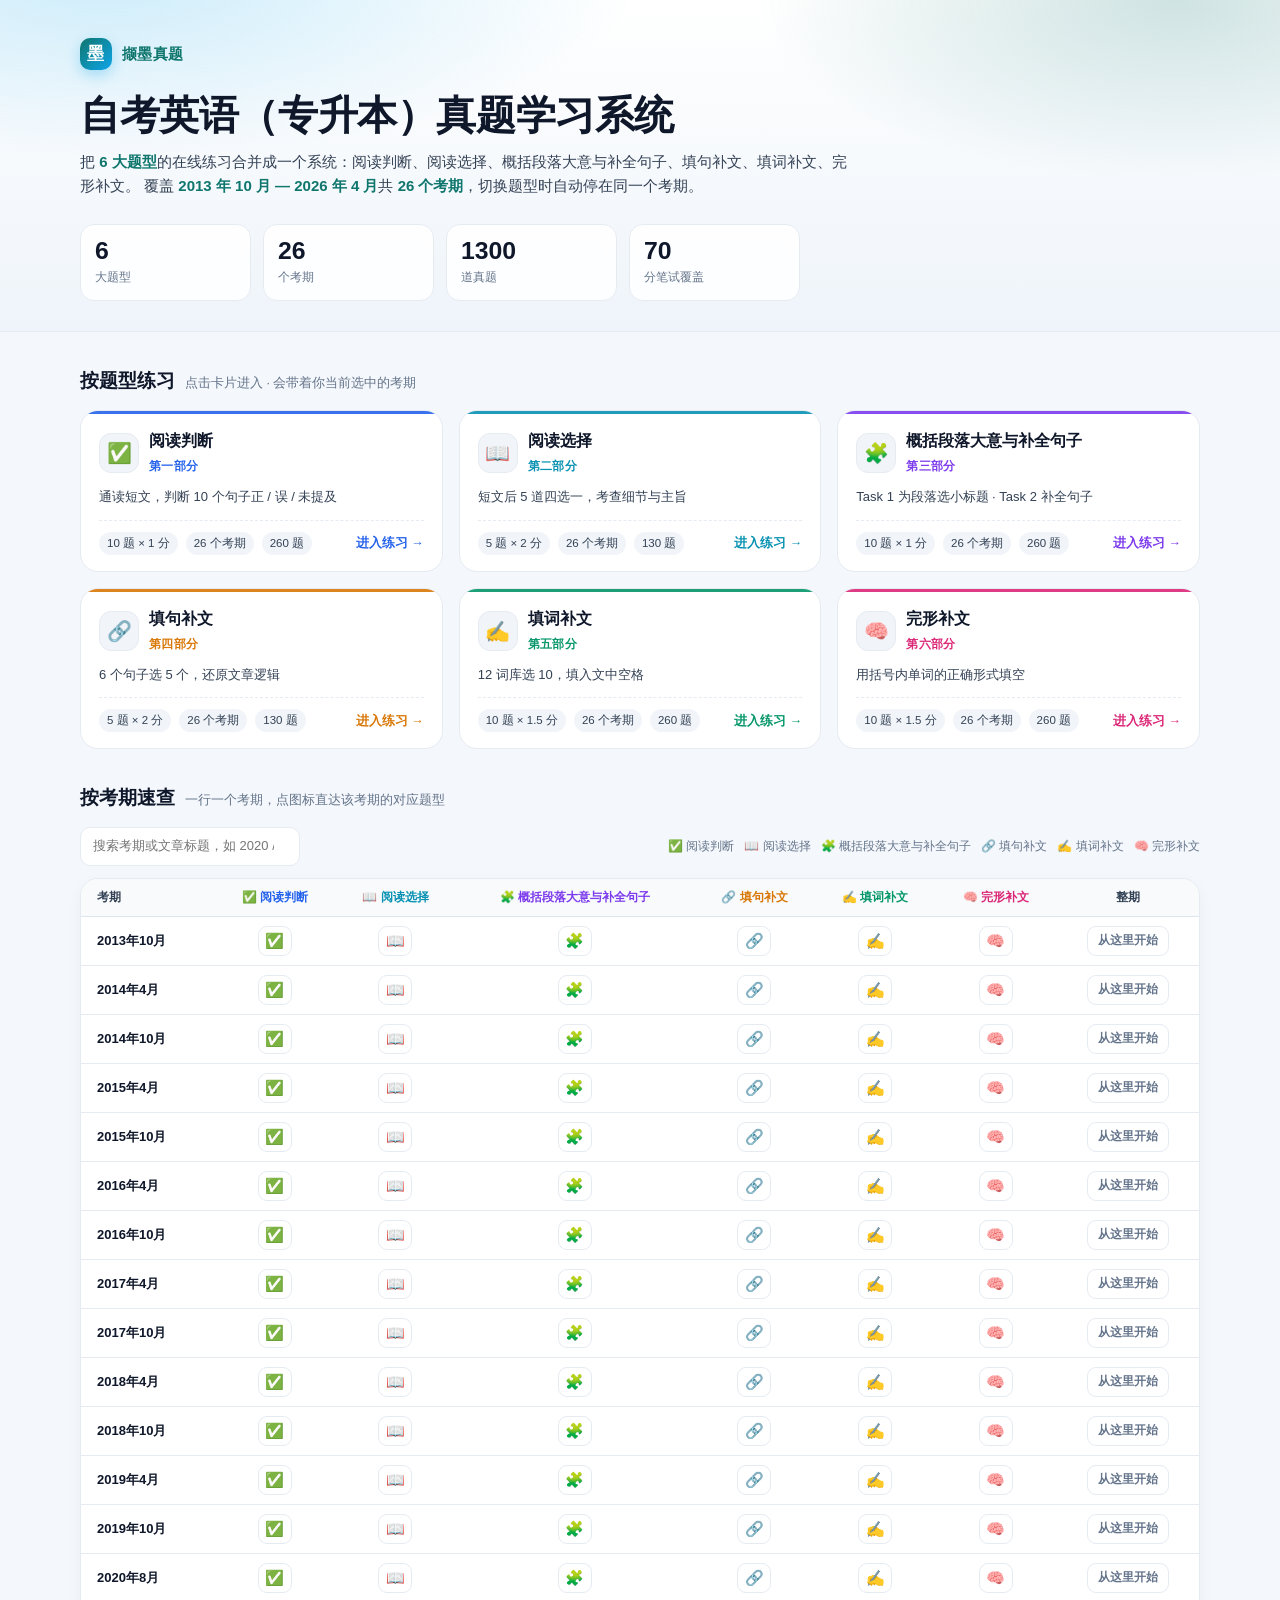
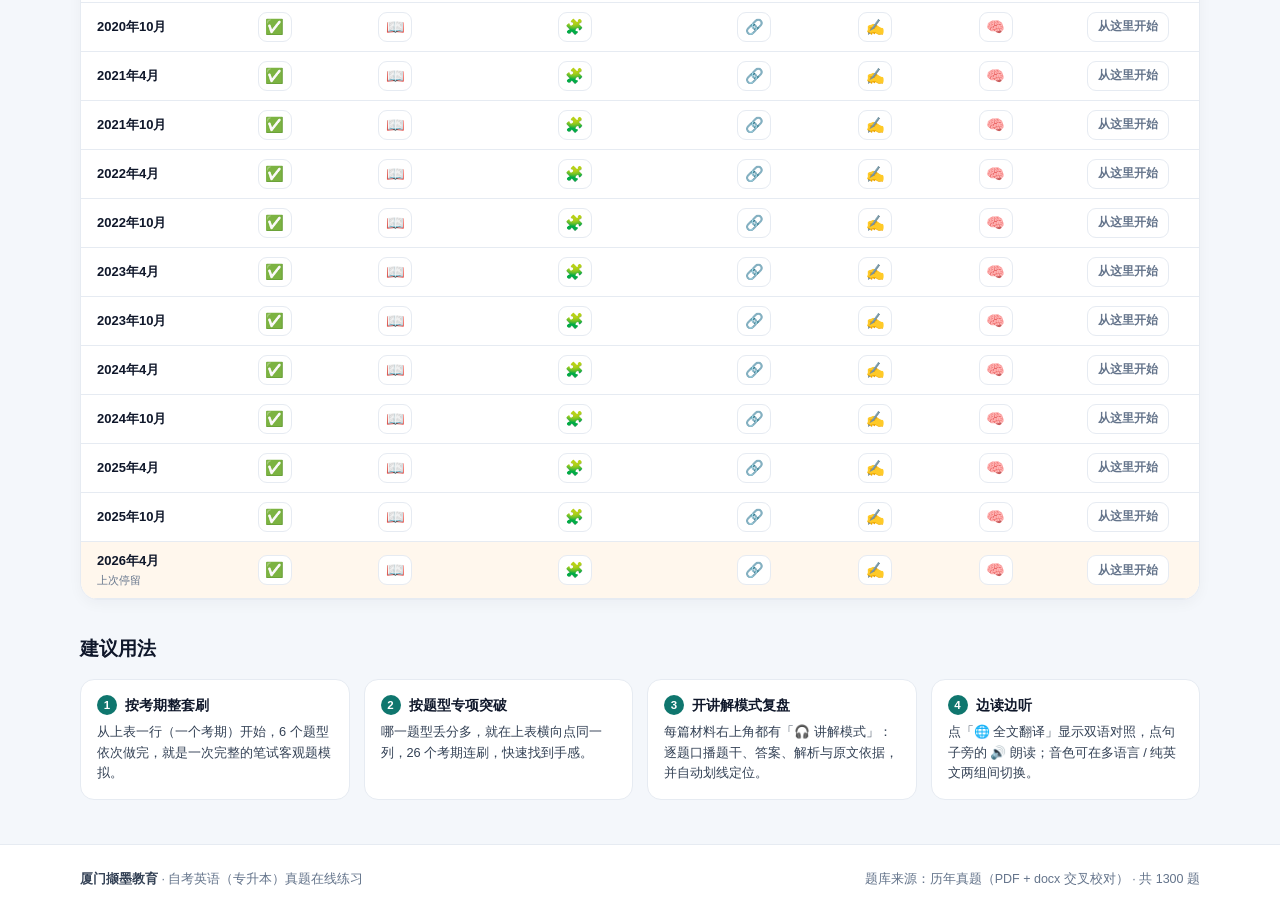
<file: index.html>
<!DOCTYPE html>
<html lang="zh-CN">

<head>
    <meta charset="UTF-8">
    <meta name="viewport" content="width=device-width, initial-scale=1.0">
    <meta name="description" content="自考英语（专升本）真题在线练习系统：阅读判断、阅读选择、概括段落大意与补全句子、填句补文、填词补文、完形补文，2013年10月—2026年4月共26个考期。">
    <link rel="icon" type="image/svg+xml" href="_sys/favicon.svg">
    <title>撷墨真题 · 自考英语（专升本）真题学习系统</title>
    <style>
        *,
        *::before,
        *::after {
            box-sizing: border-box;
        }

        :root {
            --ink: #0f172a;
            --ink-2: #334155;
            --muted: #64748b;
            --line: #e6ebf2;
            --bg: #f4f7fb;
            --card: #ffffff;
            --brand: #0f766e;
            --brand-2: #0ea5e9;
            --radius: 18px;
        }

        body {
            margin: 0;
            background: var(--bg);
            color: var(--ink);
            font-family: -apple-system, BlinkMacSystemFont, 'Segoe UI', 'PingFang SC',
                'Hiragino Sans GB', 'Microsoft YaHei', 'Helvetica Neue', sans-serif;
            font-size: 15px;
            line-height: 1.6;
            -webkit-font-smoothing: antialiased;
        }

        a {
            color: inherit;
            text-decoration: none;
        }

        .wrap {
            max-width: 1160px;
            margin: 0 auto;
            padding: 0 20px;
        }

        /* ---------------- 顶部 ---------------- */
        .hero {
            background:
                radial-gradient(900px 320px at 8% -10%, rgba(14, 165, 233, .22), transparent 60%),
                radial-gradient(700px 300px at 92% 0%, rgba(15, 118, 110, .20), transparent 60%),
                linear-gradient(180deg, #ffffff, #eef4fa);
            border-bottom: 1px solid var(--line);
            padding: 38px 0 30px;
        }

        .brand-row {
            display: flex;
            align-items: center;
            gap: 10px;
            font-weight: 700;
            letter-spacing: .4px;
            color: var(--brand);
        }

        .mark {
            width: 32px;
            height: 32px;
            border-radius: 10px;
            display: flex;
            align-items: center;
            justify-content: center;
            color: #fff;
            font-size: 17px;
            background: linear-gradient(135deg, var(--brand), var(--brand-2));
            box-shadow: 0 5px 14px rgba(14, 165, 233, .3);
        }

        h1 {
            font-size: clamp(1.6rem, 1.1rem + 2.1vw, 2.5rem);
            line-height: 1.25;
            margin: 20px 0 10px;
            letter-spacing: -.4px;
            font-weight: 800;
        }

        .hero p.lead {
            margin: 0;
            color: var(--ink-2);
            max-width: 780px;
            font-size: 15px;
        }

        .hero p.lead b {
            color: var(--brand);
        }

        .stats {
            display: grid;
            grid-template-columns: repeat(4, minmax(0, 1fr));
            gap: 12px;
            margin-top: 26px;
            max-width: 720px;
        }

        .stat {
            background: rgba(255, 255, 255, .85);
            border: 1px solid var(--line);
            border-radius: 14px;
            padding: 12px 14px;
            backdrop-filter: blur(6px);
        }

        .stat b {
            display: block;
            font-size: 1.55rem;
            font-weight: 800;
            line-height: 1.1;
            color: var(--ink);
            font-variant-numeric: tabular-nums;
        }

        .stat span {
            font-size: 12px;
            color: var(--muted);
        }

        /* ---------------- 区块 ---------------- */
        section {
            margin: 34px 0;
        }

        .sec-head {
            display: flex;
            align-items: baseline;
            gap: 10px;
            flex-wrap: wrap;
            margin-bottom: 14px;
        }

        .sec-head h2 {
            font-size: 1.18rem;
            margin: 0;
            font-weight: 700;
        }

        .sec-head .hint {
            font-size: 12.5px;
            color: var(--muted);
        }

        /* ---------------- 继续上次 ---------------- */
        #resume {
            display: none;
            align-items: center;
            gap: 16px;
            flex-wrap: wrap;
            background: linear-gradient(120deg, #ecfeff, #f0fdfa);
            border: 1px solid #ccfbf1;
            border-radius: var(--radius);
            padding: 16px 18px;
        }

        #resume.on {
            display: flex;
        }

        #resume .r-ico {
            font-size: 26px;
        }

        #resume .r-txt {
            flex: 1 1 240px;
            min-width: 0;
        }

        #resume .r-txt b {
            display: block;
            font-size: 15px;
        }

        #resume .r-txt span {
            font-size: 12.5px;
            color: var(--muted);
        }

        .btn {
            display: inline-flex;
            align-items: center;
            gap: 6px;
            padding: 9px 16px;
            border-radius: 11px;
            font-size: 13.5px;
            font-weight: 600;
            border: 1px solid transparent;
            cursor: pointer;
            transition: transform .15s, box-shadow .15s, background .15s;
        }

        .btn-primary {
            color: #fff;
            background: linear-gradient(135deg, var(--brand), var(--brand-2));
            box-shadow: 0 6px 16px rgba(14, 165, 233, .28);
        }

        .btn-primary:hover {
            transform: translateY(-1px);
            box-shadow: 0 9px 22px rgba(14, 165, 233, .34);
        }

        /* ---------------- 题型卡片 ---------------- */
        .cards {
            display: grid;
            grid-template-columns: repeat(auto-fill, minmax(300px, 1fr));
            gap: 16px;
        }

        .card {
            position: relative;
            background: var(--card);
            border: 1px solid var(--line);
            border-radius: var(--radius);
            padding: 18px 18px 16px;
            display: flex;
            flex-direction: column;
            overflow: hidden;
            transition: transform .18s, box-shadow .18s, border-color .18s;
            cursor: pointer;
        }

        .card::before {
            content: '';
            position: absolute;
            inset: 0 0 auto 0;
            height: 3px;
            background: var(--c, var(--brand));
            opacity: .9;
        }

        .card:hover {
            transform: translateY(-3px);
            box-shadow: 0 14px 30px rgba(15, 23, 42, .10);
            border-color: #d7e0ea;
        }

        .card .c-top {
            display: flex;
            align-items: center;
            gap: 10px;
            margin-bottom: 10px;
        }

        .card .c-ico {
            width: 40px;
            height: 40px;
            border-radius: 12px;
            display: flex;
            align-items: center;
            justify-content: center;
            font-size: 20px;
            flex: none;
            background: #f1f5f9;
            border: 1px solid var(--line);
        }

        .card .c-name {
            font-size: 1.02rem;
            font-weight: 700;
            line-height: 1.25;
        }

        .card .c-part {
            font-size: 11.5px;
            color: var(--c, var(--brand));
            font-weight: 700;
            letter-spacing: .3px;
        }

        .card .c-desc {
            color: var(--ink-2);
            font-size: 13px;
            flex: 1 1 auto;
            margin-bottom: 12px;
        }

        .card .c-meta {
            display: flex;
            align-items: center;
            gap: 8px;
            flex-wrap: wrap;
            font-size: 12px;
            color: var(--muted);
            border-top: 1px dashed var(--line);
            padding-top: 11px;
        }

        .tag {
            display: inline-flex;
            align-items: center;
            padding: 2px 8px;
            border-radius: 999px;
            background: #f1f5f9;
            font-size: 11.5px;
            color: var(--ink-2);
            font-variant-numeric: tabular-nums;
        }

        .card .c-go {
            margin-left: auto;
            font-size: 12.5px;
            font-weight: 700;
            color: var(--c, var(--brand));
            white-space: nowrap;
        }

        /* ---------------- 考期矩阵 ---------------- */
        .matrix-tools {
            display: flex;
            align-items: center;
            gap: 10px;
            flex-wrap: wrap;
            margin-bottom: 12px;
        }

        .matrix-tools input[type="search"] {
            font: inherit;
            font-size: 13px;
            padding: 8px 12px;
            border-radius: 10px;
            border: 1px solid var(--line);
            background: #fff;
            width: 220px;
            outline: none;
        }

        .matrix-tools input[type="search"]:focus {
            border-color: var(--brand-2);
            box-shadow: 0 0 0 3px rgba(14, 165, 233, .15);
        }

        .matrix-tools .spacer {
            flex: 1 1 auto;
        }

        .legend {
            display: flex;
            gap: 10px;
            flex-wrap: wrap;
            font-size: 12px;
            color: var(--muted);
        }

        .legend i {
            font-style: normal;
        }

        .table-scroll {
            overflow-x: auto;
            background: var(--card);
            border: 1px solid var(--line);
            border-radius: var(--radius);
            box-shadow: 0 4px 14px rgba(15, 23, 42, .04);
        }

        table.matrix {
            border-collapse: separate;
            border-spacing: 0;
            width: 100%;
            min-width: 760px;
            font-size: 13px;
        }

        table.matrix th,
        table.matrix td {
            padding: 9px 10px;
            border-bottom: 1px solid var(--line);
            text-align: center;
            white-space: nowrap;
        }

        table.matrix thead th {
            position: sticky;
            top: 0;
            z-index: 2;
            background: #f8fafc;
            font-size: 12px;
            font-weight: 700;
            color: var(--ink-2);
            border-bottom: 1px solid #dde5ee;
        }

        table.matrix thead th:first-child {
            text-align: left;
            padding-left: 16px;
        }

        table.matrix tbody tr:hover td {
            background: #f8fbff;
        }

        table.matrix tbody tr.is-current td {
            background: #fff7ed;
        }

        table.matrix td.p-cell {
            text-align: left;
            padding-left: 16px;
            font-weight: 700;
            color: var(--ink);
            font-variant-numeric: tabular-nums;
        }

        table.matrix td.p-cell small {
            display: block;
            font-weight: 400;
            color: var(--muted);
            font-size: 11px;
        }

        .cell {
            display: inline-flex;
            align-items: center;
            justify-content: center;
            width: 34px;
            height: 30px;
            border-radius: 9px;
            border: 1px solid var(--line);
            font-size: 15px;
            background: #fff;
            transition: transform .14s, border-color .14s, background .14s;
        }

        .cell:hover {
            transform: translateY(-2px);
            border-color: var(--c, #94a3b8);
            background: #f1f5f9;
        }

        .cell.all {
            width: auto;
            padding: 0 10px;
            font-size: 12px;
            font-weight: 600;
            color: var(--muted);
        }

        .empty-row td {
            color: var(--muted);
            padding: 26px;
        }

        /* ---------------- 学习路径 ---------------- */
        .steps {
            display: grid;
            grid-template-columns: repeat(auto-fit, minmax(230px, 1fr));
            gap: 14px;
        }

        .step {
            background: var(--card);
            border: 1px solid var(--line);
            border-radius: 14px;
            padding: 15px 16px;
        }

        .step b {
            display: flex;
            align-items: center;
            gap: 8px;
            font-size: 13.5px;
            margin-bottom: 6px;
        }

        .step b em {
            font-style: normal;
            width: 20px;
            height: 20px;
            border-radius: 50%;
            background: var(--brand);
            color: #fff;
            font-size: 11.5px;
            display: inline-flex;
            align-items: center;
            justify-content: center;
            flex: none;
        }

        .step p {
            margin: 0;
            font-size: 12.8px;
            color: var(--ink-2);
        }

        /* ---------------- 页脚 ---------------- */
        footer {
            border-top: 1px solid var(--line);
            background: #fff;
            margin-top: 44px;
            padding: 24px 0 34px;
            color: var(--muted);
            font-size: 12.5px;
        }

        footer .f-row {
            display: flex;
            justify-content: space-between;
            gap: 14px;
            flex-wrap: wrap;
        }

        footer b {
            color: var(--ink-2);
        }

        @media (max-width: 720px) {
            .stats {
                grid-template-columns: repeat(2, minmax(0, 1fr));
            }

            .hero {
                padding: 26px 0 22px;
            }

            .matrix-tools input[type="search"] {
                width: 100%;
            }
        }
    </style>
</head>

<body>

    <header class="hero">
        <div class="wrap">
            <div class="brand-row"><span class="mark">墨</span><span>撷墨真题</span></div>
            <h1>自考英语（专升本）真题学习系统</h1>
            <p class="lead">
                把 <b>6 大题型</b>的在线练习合并成一个系统：阅读判断、阅读选择、概括段落大意与补全句子、填句补文、填词补文、完形补文。
                覆盖 <b>2013 年 10 月 — 2026 年 4 月</b>共 <b>26 个考期</b>，切换题型时自动停在同一个考期。
            </p>
            <div class="stats">
                <div class="stat"><b>6</b><span>大题型</span></div>
                <div class="stat"><b>26</b><span>个考期</span></div>
                <div class="stat"><b id="statQ">1300</b><span>道真题</span></div>
                <div class="stat"><b>70</b><span>分笔试覆盖</span></div>
            </div>
        </div>
    </header>

    <div class="wrap">

        <section id="resume">
            <div class="r-ico">📌</div>
            <div class="r-txt">
                <b id="r-title">上次学习</b>
                <span id="r-sub"></span>
            </div>
            <a class="btn btn-primary" id="r-go" href="#">继续练习 →</a>
        </section>

        <section>
            <div class="sec-head">
                <h2>按题型练习</h2>
                <span class="hint">点击卡片进入 · 会带着你当前选中的考期</span>
            </div>
            <div class="cards" id="cards"></div>
        </section>

        <section>
            <div class="sec-head">
                <h2>按考期速查</h2>
                <span class="hint">一行一个考期，点图标直达该考期的对应题型</span>
            </div>
            <div class="matrix-tools">
                <input type="search" id="filter" placeholder="搜索考期或文章标题，如 2020 / 澳大利亚">
                <div class="spacer"></div>
                <div class="legend" id="legend"></div>
            </div>
            <div class="table-scroll">
                <table class="matrix">
                    <thead>
                        <tr id="m-head"></tr>
                    </thead>
                    <tbody id="m-body"></tbody>
                </table>
            </div>
        </section>

        <section>
            <div class="sec-head">
                <h2>建议用法</h2>
            </div>
            <div class="steps">
                <div class="step">
                    <b><em>1</em>按考期整套刷</b>
                    <p>从上表一行（一个考期）开始，6 个题型依次做完，就是一次完整的笔试客观题模拟。</p>
                </div>
                <div class="step">
                    <b><em>2</em>按题型专项突破</b>
                    <p>哪一题型丢分多，就在上表横向点同一列，26 个考期连刷，快速找到手感。</p>
                </div>
                <div class="step">
                    <b><em>3</em>开讲解模式复盘</b>
                    <p>每篇材料右上角都有「🎧 讲解模式」：逐题口播题干、答案、解析与原文依据，并自动划线定位。</p>
                </div>
                <div class="step">
                    <b><em>4</em>边读边听</b>
                    <p>点「🌐 全文翻译」显示双语对照，点句子旁的 🔊 朗读；音色可在多语言 / 纯英文两组间切换。</p>
                </div>
            </div>
        </section>

    </div>

    <footer>
        <div class="wrap f-row">
            <div><b>厦门撷墨教育</b> · 自考英语（专升本）真题在线练习</div>
            <div>题库来源：历年真题（PDF + docx 交叉校对） · 共 <span id="f-q">1300</span> 题</div>
        </div>
    </footer>

    <script src="_sys/catalog.js"></script>
    <script>
        (function () {
            var MODULES = window.XT_MODULES || [];
            var PERIODS = window.XT_PERIODS || [];
            var TITLES = window.XT_TITLES || {};
            if (!MODULES.length) { return; }

            var KEY = 'xt_period';
            function ls(k, v) {
                try {
                    if (v === undefined) return localStorage.getItem(k);
                    localStorage.setItem(k, String(v));
                } catch (e) { }
                return null;
            }

            /* 当前考期：URL > 本地记录 > 最新一期（2026年4月，更贴近备考） */
            var cur = (function () {
                var m = location.search.match(/[?&]p=(\d+)/);
                var p = m ? parseInt(m[1], 10) : NaN;
                if (!(p >= 1 && p <= PERIODS.length)) p = parseInt(ls(KEY) || '', 10);
                if (!(p >= 1 && p <= PERIODS.length)) p = PERIODS.length;
                return p;
            })();

            var totalQ = MODULES.reduce(function (s, m) { return s + m.q * m.periods; }, 0);
            document.getElementById('statQ').textContent = totalQ;
            document.getElementById('f-q').textContent = totalQ;

            /* ---------- 继续上次 ---------- */
            (function () {
                var lastKey = ls('xt_last_module');
                var last = null;
                for (var i = 0; i < MODULES.length; i++) {
                    if (MODULES[i].key === lastKey) { last = MODULES[i]; break; }
                }
                if (!last) return;
                var box = document.getElementById('resume');
                var plabel = (PERIODS[cur - 1] || {}).label || '';
                document.getElementById('r-title').textContent =
                    '继续上次：' + last.name + ' · ' + plabel;
                document.getElementById('r-sub').textContent =
                    '已记录到第 ' + cur + ' / ' + PERIODS.length + ' 期，直接进入即可';
                document.getElementById('r-go').href =
                    'modules/' + last.key + '/index.html?p=' + cur;
                box.classList.add('on');
            })();

            /* ---------- 题型卡片 ---------- */
            (function () {
                var box = document.getElementById('cards');
                box.innerHTML = MODULES.map(function (m) {
                    var href = 'modules/' + m.key + '/index.html?p=' + cur;
                    return '' +
                        '<a class="card" href="' + href + '" style="--c:' + m.color + '">' +
                        '<div class="c-top">' +
                        '<span class="c-ico">' + m.icon + '</span>' +
                        '<span><span class="c-name">' + m.name + '</span><br>' +
                        '<span class="c-part">' + m.part + '</span></span>' +
                        '</div>' +
                        '<div class="c-desc">' + m.desc + '</div>' +
                        '<div class="c-meta">' +
                        '<span class="tag">' + m.perScore + '</span>' +
                        '<span class="tag">' + m.periods + ' 个考期</span>' +
                        '<span class="tag">' + (m.q * m.periods) + ' 题</span>' +
                        '<span class="c-go">进入练习 →</span>' +
                        '</div>' +
                        '</a>';
                }).join('');
            })();

            /* ---------- 考期矩阵 ---------- */
            (function () {
                document.getElementById('m-head').innerHTML =
                    '<th>考期</th>' +
                    MODULES.map(function (m) {
                        return '<th style="color:' + m.color + '">' + m.icon + ' ' + m.name + '</th>';
                    }).join('') +
                    '<th>整期</th>';

                document.getElementById('legend').innerHTML =
                    MODULES.map(function (m) {
                        return '<i>' + m.icon + ' ' + m.name + '</i>';
                    }).join('');

                var rows = PERIODS.map(function (p, idx) {
                    var n = idx + 1;
                    var titles = MODULES.map(function (m) {
                        return (TITLES[m.key] || [])[idx] || '';
                    }).join(' ');
                    var cells = MODULES.map(function (m) {
                        var t = (TITLES[m.key] || [])[idx] || '';
                        return '<td><a class="cell" style="--c:' + m.color + '" ' +
                            'href="modules/' + m.key + '/index.html?p=' + n + '" ' +
                            'title="' + p.label + ' · ' + m.name + (t ? ' · 材料：' + t : '') + '">' +
                            m.icon + '</a></td>';
                    }).join('');
                    return '<tr data-i="' + n + '" data-search="' + (p.label + ' ' + titles).replace(/"/g, '') + '"' +
                        (n === cur ? ' class="is-current"' : '') + '>' +
                        '<td class="p-cell">' + p.label +
                        (n === cur ? ' <small>上次停留</small>' : '') + '</td>' +
                        cells +
                        '<td><a class="cell all" href="modules/reading-quiz/index.html?p=' + n + '" ' +
                        'title="从阅读判断开始做这一期的全部题型">从这里开始</a></td>' +
                        '</tr>';
                }).join('');
                document.getElementById('m-body').innerHTML = rows;

                /* 过滤 */
                var input = document.getElementById('filter');
                input.addEventListener('input', function () {
                    var q = input.value.trim().toLowerCase();
                    var trs = document.querySelectorAll('#m-body tr');
                    var shown = 0;
                    for (var i = 0; i < trs.length; i++) {
                        var hit = !q || (trs[i].getAttribute('data-search') || '').toLowerCase().indexOf(q) > -1;
                        trs[i].style.display = hit ? '' : 'none';
                        if (hit) shown++;
                    }
                    var old = document.getElementById('noHit');
                    if (old) old.remove();
                    if (!shown) {
                        var tr = document.createElement('tr');
                        tr.id = 'noHit';
                        tr.className = 'empty-row';
                        tr.innerHTML = '<td colspan="' + (MODULES.length + 2) + '">没有匹配的考期或文章，换个关键词试试</td>';
                        document.getElementById('m-body').appendChild(tr);
                    }
                });

            })();
        })();
    </script>
</body>

</html>
</file>
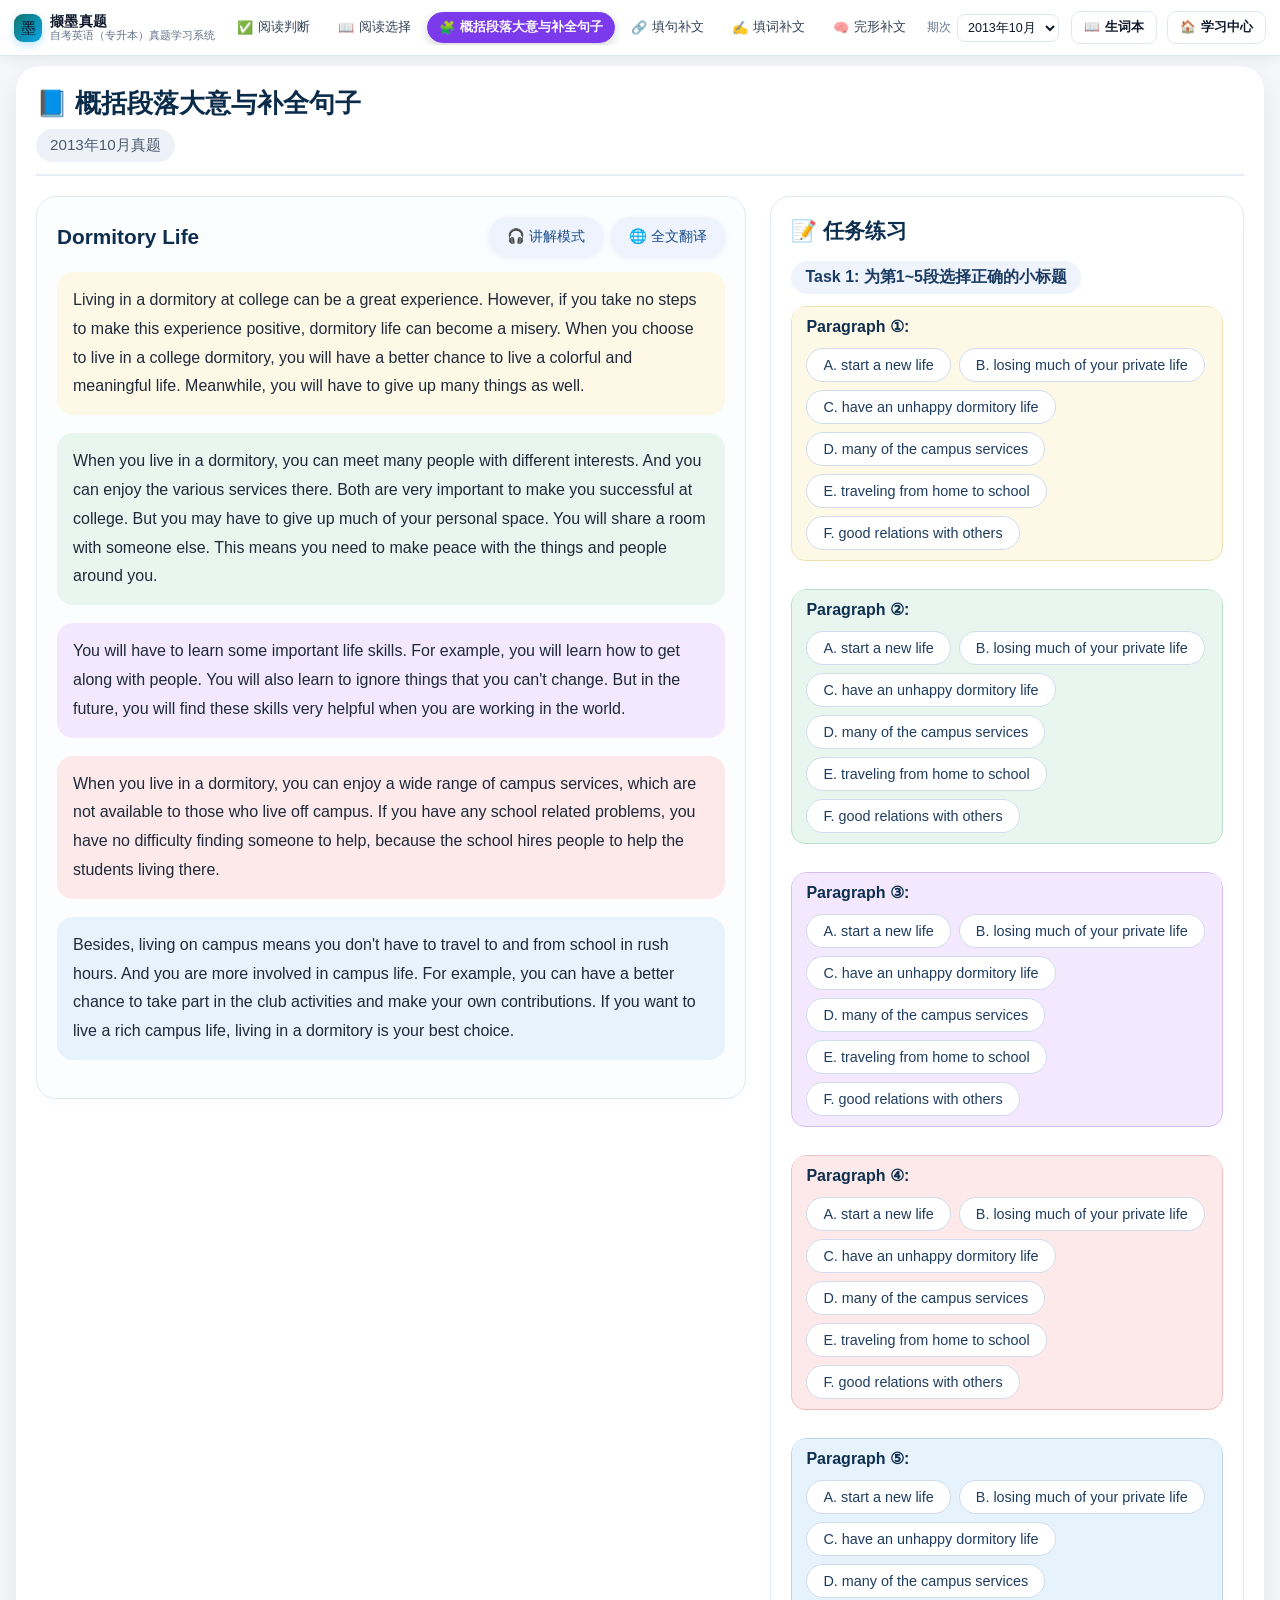
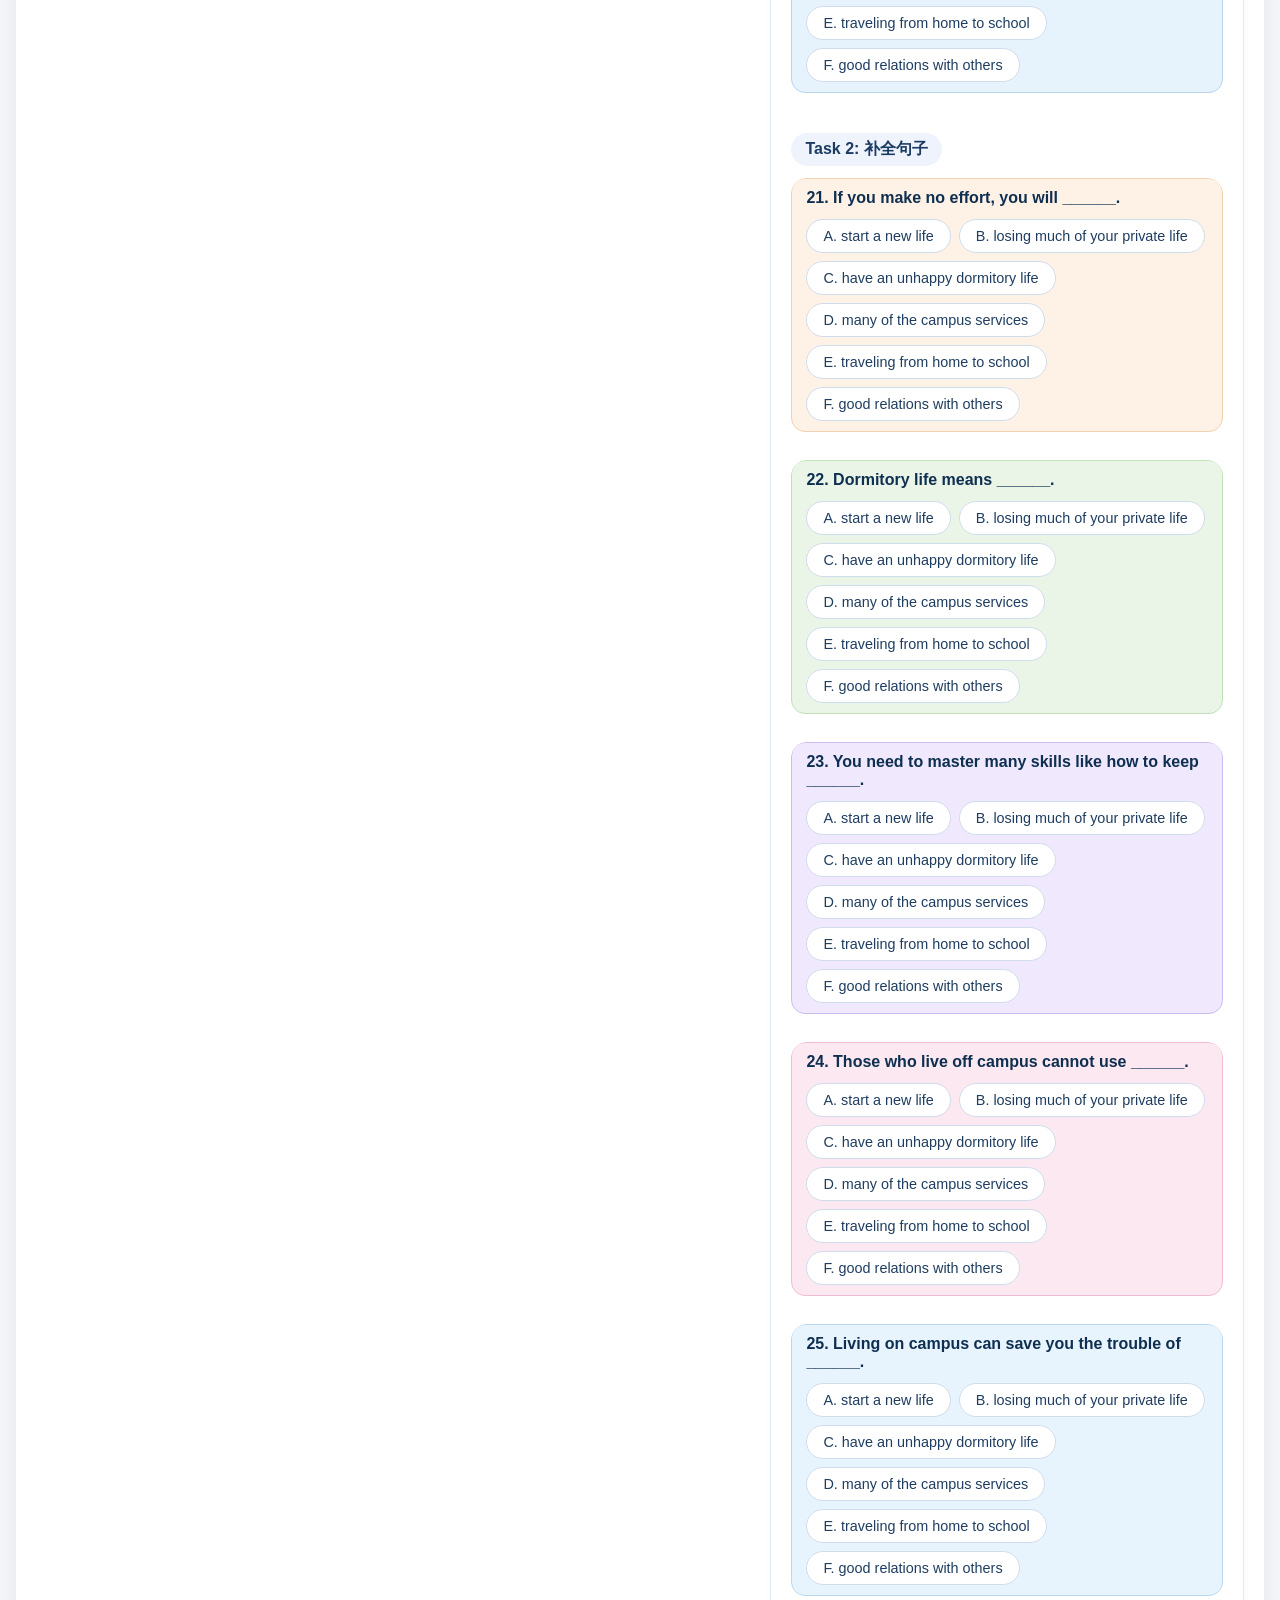
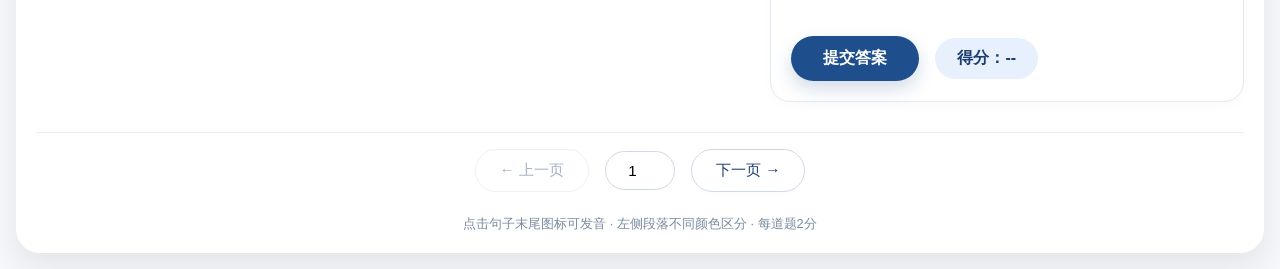
<file: modules/dldy/index.html>
<!DOCTYPE html>
<html lang="en">
<head>
    <meta charset="UTF-8">
    <meta name="viewport" content="width=device-width, initial-scale=1.0, maximum-scale=1.0, user-scalable=yes">
    <title>概括段落大意与补全句子 · 在线练习</title>
    <style>
        /* 防止移动端双击朗读图标/按钮触发页面缩放 */
        body, button, .speaker, .opt, select, input {
            touch-action: manipulation;
        }
        * { box-sizing: border-box; margin: 0; padding: 0; }
        body {
            font-family: 'Segoe UI', Roboto, 'Helvetica Neue', sans-serif;
            background: #f5f7fa;
            padding: 16px;
            color: #1e2a3a;
        }
        .app {
            max-width: 1400px;
            margin: 0 auto;
            background: white;
            border-radius: 24px;
            box-shadow: 0 12px 30px rgba(0,0,0,0.08);
            padding: 20px;
        }
        h1 {
            font-size: 1.6rem;
            font-weight: 600;
            margin-bottom: 8px;
            color: #0b2b4a;
            display: flex;
            align-items: center;
            gap: 8px;
            flex-wrap: wrap;
        }
        .subhead {
            display: flex;
            justify-content: space-between;
            align-items: center;
            flex-wrap: wrap;
            margin-bottom: 20px;
            border-bottom: 2px solid #e9edf4;
            padding-bottom: 12px;
        }
        .subhead span {
            color: #4a5b6e;
            font-size: 0.95rem;
            background: #eef2f8;
            padding: 6px 14px;
            border-radius: 40px;
        }
        .main-panel {
            display: flex;
            gap: 24px;
            flex-wrap: wrap;
        }
        .left-col { flex: 6; min-width: 300px; }
        .right-col { flex: 4; min-width: 300px; }
        .article-card {
            background: #fbfdff;
            border-radius: 20px;
            padding: 20px;
            border: 1px solid #e2e9f2;
            box-shadow: 0 4px 10px rgba(0, 0, 0, 0.02);
            position: sticky;
            top: 20px;
        }
        .article-header {
            display: flex;
            justify-content: space-between;
            align-items: center;
            margin-bottom: 16px;
            flex-wrap: wrap;
            gap: 10px;
        }
        .article-header h2 {
            font-size: 1.3rem;
            font-weight: 600;
            color: #0d2e4e;
        }
        /* ===== 控制区（翻译按钮 + 音色选择） ===== */
        .article-controls {
            display: flex;
            align-items: center;
            gap: 8px;
            flex-wrap: wrap;
            justify-content: flex-end;
        }
        .translate-btn {
            background: #eef3fe;
            border: none;
            padding: 10px 18px;
            border-radius: 40px;
            font-weight: 500;
            color: #1a4c8c;
            cursor: pointer;
            display: flex;
            align-items: center;
            gap: 6px;
            font-size: 0.9rem;
            transition: background 0.2s;
            box-shadow: 0 2px 6px rgba(0, 70, 150, 0.08);
            -webkit-tap-highlight-color: transparent;
        }
        .translate-btn:hover { background: #d9e6ff; }
        .translate-btn.active { background: #1f4e8c; color: white; }

        /* ===== 音色选择下拉框 ===== */
        .voice-select {
            background: #ffffff;
            border: 1px solid #cfd9e6;
            padding: 9px 14px;
            border-radius: 40px;
            font-size: 0.85rem;
            color: #1e3e6e;
            cursor: pointer;
            outline: none;
            transition: border-color 0.2s;
            -webkit-appearance: none;
            appearance: none;
            background-image: url("data:image/svg+xml;charset=US-ASCII,%3Csvg%20xmlns%3D%22http%3A%2F%2Fwww.w3.org%2F2000%2Fsvg%22%20width%3D%22292.4%22%20height%3D%22292.4%22%3E%3Cpath%20fill%3D%22%231e3e6e%22%20d%3D%22M287%2069.4a17.6%2017.6%200%200%200-13-5.4H18.4c-5%200-9.3%201.8-12.9%205.4A17.6%2017.6%200%200%200%200%2082.2c0%205%201.8%209.3%205.4%2012.9l128%20127.9c3.6%203.6%207.8%205.4%2012.8%205.4s9.2-1.8%2012.8-5.4L287%2095c3.5-3.5%205.4-7.8%205.4-12.8%200-5-1.9-9.2-5.5-12.8z%22%2F%3E%3C%2Fsvg%3E");
            background-repeat: no-repeat;
            background-position: right 12px center;
            background-size: 10px;
            padding-right: 32px;
            max-width: 180px;
        }
        .voice-select:focus { border-color: #1f4e8c; }

        .para-block {
            margin-bottom: 18px;
            border-radius: 16px;
            padding: 14px 16px;
            transition: background 0.2s;
            line-height: 1.8;
            font-size: 1rem;
        }
        .para-block .eng-text { display: block; word-break: break-word; }
        .sentence-block { margin-bottom: 10px; }
        .sentence-block:last-child { margin-bottom: 0; }
        .sentence-line {
            display: flex;
            align-items: flex-start;
            gap: 6px;
            flex-wrap: wrap;
        }
        .eng-sentence-text { flex: 1; min-width: 0; }
        .speaker {
            display: inline-flex;
            align-items: center;
            justify-content: center;
            width: 24px;
            height: 24px;
            background: #e1eaf6;
            border-radius: 50%;
            color: #1e4b8a;
            font-size: 13px;
            cursor: pointer;
            flex-shrink: 0;
            transition: background 0.2s;
            user-select: none;
            vertical-align: middle;
            margin-left: 6px;
            -webkit-tap-highlight-color: transparent;
        }
        .speaker:hover { background: #c2d6f0; }
        .speaker.speaking { background: #1f4e8c; color: #fff; }
        .trans-text {
            color: #2d4f7c;
            font-size: 0.92rem;
            margin-top: 4px;
            display: block;
            border-left: 3px solid #b8cce4;
            padding-left: 12px;
            margin-left: 0;
            font-style: normal;
        }
        .para-1 { background: #fef9e7; }
        .para-2 { background: #e8f6ef; }
        .para-3 { background: #f3e8fd; }
        .para-4 { background: #fde9e9; }
        .para-5 { background: #e6f2fc; }
        .para-6 { background: #fef1e6; }
        .quiz-card {
            background: #ffffff;
            border-radius: 20px;
            padding: 20px;
            border: 1px solid #e2e9f2;
            box-shadow: 0 4px 12px rgba(0,0,0,0.02);
        }
        .quiz-header {
            display: flex;
            justify-content: space-between;
            align-items: center;
            margin-bottom: 16px;
        }
        .quiz-header h2 {
            font-size: 1.3rem;
            font-weight: 600;
            color: #0d2e4e;
        }
        .task-section { margin-bottom: 28px; }
        .task-title {
            font-weight: 600;
            color: #1b3b63;
            margin-bottom: 12px;
            font-size: 1rem;
            background: #eef3fc;
            padding: 6px 14px;
            border-radius: 40px;
            display: inline-block;
        }
        .match-item {
            display: flex;
            flex-wrap: wrap;
            align-items: center;
            gap: 12px;
            margin-bottom: 12px;
            padding: 10px 14px;
            border-radius: 14px;
            border: 1px solid #e4ecf5;
            transition: background 0.2s;
        }
        .match-item .q-label {
            font-weight: 600;
            color: #0e2f50;
            min-width: 70px;
        }
        .options { display: flex; flex-wrap: wrap; gap: 8px; }
        .opt {
            background: #ffffff;
            border: 1px solid #cfdcec;
            padding: 8px 16px;
            border-radius: 40px;
            font-size: 0.9rem;
            color: #1f3d60;
            cursor: pointer;
            transition: all 0.12s;
            user-select: none;
            -webkit-tap-highlight-color: transparent;
        }
        .opt.selected {
            background: #1f4e8c;
            border-color: #1f4e8c;
            color: white;
            box-shadow: 0 4px 8px rgba(31, 78, 140, 0.2);
        }
        .opt:active { transform: scale(0.97); }
        .submit-area {
            display: flex;
            gap: 16px;
            align-items: center;
            margin-top: 24px;
            flex-wrap: wrap;
        }
        .submit-btn {
            background: #1f4e8c;
            color: white;
            border: none;
            padding: 12px 32px;
            border-radius: 40px;
            font-weight: 600;
            font-size: 1rem;
            cursor: pointer;
            box-shadow: 0 8px 18px rgba(31, 78, 140, 0.2);
            transition: background 0.2s;
        }
        .submit-btn:hover { background: #123b6b; }
        .score-box {
            background: #e8f0fe;
            padding: 10px 22px;
            border-radius: 40px;
            font-weight: 600;
            color: #1a3e70;
        }
        .explain-inline {
            margin-top: 8px;
            margin-bottom: 4px;
            padding: 10px 14px;
            border-radius: 14px;
            font-size: 0.9rem;
            line-height: 1.6;
            border: 1px solid #e4ecf5;
            width: 100%;
        }
        .explain-inline .ans-line {
            display: flex;
            flex-wrap: wrap;
            align-items: center;
            gap: 8px;
            margin-bottom: 4px;
            font-weight: 500;
        }
        .explain-inline .ans-icon { font-size: 1.1rem; }
        .explain-inline .ans-detail { color: #3a5a7a; }
        .question-wrapper {
            margin-bottom: 16px;
            border-radius: 16px;
            overflow: hidden;
        }
        .footer-note {
            margin-top: 16px;
            font-size: 0.8rem;
            color: #7a8b9f;
            text-align: center;
        }
        .pager-bottom {
            display: flex;
            justify-content: center;
            align-items: center;
            gap: 16px;
            margin-top: 30px;
            padding: 16px 0 8px;
            flex-wrap: wrap;
            border-top: 1px solid #e9edf4;
        }
        .pager-bottom button {
            background: #ffffff;
            border: 1px solid #cfd9e6;
            padding: 10px 24px;
            border-radius: 40px;
            font-weight: 500;
            color: #1e3e6e;
            cursor: pointer;
            transition: all 0.15s;
            font-size: 0.95rem;
            box-shadow: 0 2px 4px rgba(0,0,0,0.02);
        }
        .pager-bottom button:hover:not(:disabled) {
            background: #e8f0fe;
            border-color: #3b7fc4;
        }
        .pager-bottom button:disabled {
            opacity: 0.4;
            cursor: not-allowed;
        }
        .pager-bottom input {
            width: 70px;
            text-align: center;
            padding: 10px 6px;
            border: 1px solid #cfd9e6;
            border-radius: 40px;
            font-size: 0.95rem;
            background: white;
        }
        @media (max-width: 800px) {
            .main-panel { flex-direction: column; }
            .article-card { position: static; }
            .app { padding: 14px; }
            .pager-bottom { gap: 10px; }
            .pager-bottom button { padding: 8px 16px; font-size: 0.85rem; }
            .pager-bottom input { width: 55px; padding: 8px 4px; }
            /* 手机端：音色选择框和翻译按钮同一行，必要时换行 */
            .article-header {
                flex-direction: column;
                align-items: flex-start;
            }
            .article-controls {
                width: 100%;
                justify-content: flex-start;
            }
            .voice-select {
                max-width: 100%;
                flex: 1;
                min-width: 130px;
            }
        }
        .q-color-1  { background: #fef9e7; border-color: #f0e0b0; }
        .q-color-2  { background: #e8f6ef; border-color: #b8dfc8; }
        .q-color-3  { background: #f3e8fd; border-color: #d9bdf0; }
        .q-color-4  { background: #fde9e9; border-color: #f0bfbf; }
        .q-color-5  { background: #e6f2fc; border-color: #b8d4ee; }
        .q-color-6  { background: #fef1e6; border-color: #f0d0b0; }
        .q-color-7  { background: #eaf5e8; border-color: #c0e0b8; }
        .q-color-8  { background: #f0e8fd; border-color: #cdbcf0; }
        .q-color-9  { background: #fce8f0; border-color: #f0bcd4; }
        .q-color-10 { background: #e8f4fd; border-color: #b8d8f0; }
    </style>
    <link rel="stylesheet" href="lecture-core.css">
    <!-- ===== 撷墨真题学习系统 · 外壳样式（统一顶部导航） ===== -->
    <script>document.documentElement.className += " xt-shell";</script>
    <link rel="stylesheet" href="../../_sys/sys.css">
    <link rel="stylesheet" href="../../_sys/dict.css">
    <link rel="icon" type="image/svg+xml" href="../../_sys/favicon.svg">
</head>
<body>
<div class="app" id="app">
    <h1>📘  概括段落大意与补全句子</h1>
    <div class="subhead">
        <span id="examInfo">2015年4月真题</span>
    </div>

    <div class="main-panel" id="mainPanel">
        <div class="left-col">
            <div class="article-card" id="articleCard">
                <div class="article-header">
                    <h2 id="articleTitle">The Woman behind the Brooklyn Bridge</h2>
                    <div class="article-controls">
                        <button class="lecture-enter-btn" id="lectureBtn" onclick="openLecture()">🎧 讲解模式</button>
                        <button class="translate-btn" id="translateBtn">🌐 全文翻译</button>
                        <select class="voice-select" id="voiceSelect" style="display:none;" title="选择发音音色">
                            <optgroup label="多语言（中英混读·推荐）">
                                <option value="en-US-AvaMultilingualNeural">🌐 Ava 多语言</option>
                                <option value="en-US-EmmaMultilingualNeural">🌐 Emma 多语言</option>
                                <option value="en-US-AndrewMultilingualNeural">🌐 Andrew 多语言</option>
                                <option value="en-US-BrianMultilingualNeural">🌐 Brian 多语言</option>
                                <option value="zh-CN-XiaoxiaoMultilingualNeural">🌐 晓晓 多语言</option>
                                <option value="zh-CN-XiaochenMultilingualNeural">🌐 晓辰 多语言</option>
                                <option value="zh-CN-XiaoyuMultilingualNeural">🌐 晓宇 多语言</option>
                                <option value="zh-CN-YunyiMultilingualNeural">🌐 云希 多语言</option>
                            </optgroup>
                            <optgroup label="纯英文（仅读英文）">
                                <option value="en-US-JennyNeural">👩 美式女声 Jenny</option>
                                <option value="en-US-AriaNeural">👩 美式女声 Aria</option>
                                <option value="en-US-GuyNeural">👨 美式男声 Guy</option>
                                <option value="en-GB-SoniaNeural">👩 英式女声 Sonia</option>
                                <option value="en-GB-RyanNeural">👨 英式男声 Ryan</option>
                                <option value="en-AU-NatashaNeural">👩 澳式女声 Natasha</option>
                            </optgroup>
                        </select>
                    </div>
                </div>
                <div id="articleContent"></div>
            </div>
        </div>

        <div class="right-col">
            <div class="quiz-card" id="quizCard">
                <div class="quiz-header">
                    <h2>📝 任务练习</h2>
                </div>
                <div id="quizContent"></div>
                <div class="submit-area">
                    <button class="submit-btn" id="submitBtn">提交答案</button>
                    <div class="score-box" id="scoreDisplay">得分：--</div>
                </div>
            </div>
        </div>
    </div>

    <div class="pager-bottom">
        <button id="prevBtn" disabled>← 上一页</button>
        <input type="number" id="pageInput" min="1" value="1" step="1">
        <button id="nextBtn">下一页 →</button>
    </div>

    <div class="footer-note">点击句子末尾图标可发音 · 左侧段落不同颜色区分 · 每道题2分</div>
</div>

<script src="lecture-core.js"></script>
<script src="data.js"></script>
<script src="translations.js"></script>

<script>
    let currentExamIndex = 0;
    let currentPage = 1;
    let userAnswers = {};
    let isTranslated = false;
    let submitted = false;
    let ttsAudio = null;

    const examInfo = document.getElementById('examInfo');
    const articleTitle = document.getElementById('articleTitle');
    const articleContent = document.getElementById('articleContent');
    const quizContent = document.getElementById('quizContent');
    const prevBtn = document.getElementById('prevBtn');
    const nextBtn = document.getElementById('nextBtn');
    const pageInput = document.getElementById('pageInput');
    const translateBtn = document.getElementById('translateBtn');
    const voiceSelect = document.getElementById('voiceSelect');
    const submitBtn = document.getElementById('submitBtn');
    const scoreDisplay = document.getElementById('scoreDisplay');

    // ========== 音色选择持久化 ==========
    const VOICE_STORAGE_KEY = 'tts_voice_preference';
    const DEFAULT_VOICE = 'en-US-AvaMultilingualNeural';
    function loadVoicePreference() {
        try {
            const saved = localStorage.getItem(VOICE_STORAGE_KEY);
            if (saved && voiceSelect.querySelector(`option[value="${saved}"]`)) {
                voiceSelect.value = saved;
            }
        } catch (e) { /* 忽略隐私模式报错 */ }
        return voiceSelect.value || DEFAULT_VOICE;
    }
    function saveVoicePreference(v) {
        try { localStorage.setItem(VOICE_STORAGE_KEY, v); } catch (e) {}
    }
    voiceSelect.addEventListener('change', () => {
        saveVoicePreference(voiceSelect.value);
    });
    loadVoicePreference();

    function initPage() {
        currentExamIndex = currentPage - 1;
        if (currentExamIndex < 0) currentExamIndex = 0;
        if (currentExamIndex >= exams.length) currentExamIndex = exams.length - 1;
        currentPage = currentExamIndex + 1;
        pageInput.value = currentPage;

        const exam = exams[currentExamIndex];
        examInfo.textContent = `${exam.year}真题`;
        articleTitle.textContent = exam.articleTitle;

        submitted = false;
        scoreDisplay.textContent = '得分：--';

        isTranslated = false;
        translateBtn.textContent = '🌐 全文翻译';
        translateBtn.classList.remove('active');
        voiceSelect.style.display = 'none';

        renderArticle();
        renderQuiz();
        renderPager();
    }

    function renderArticle() {
        const exam = exams[currentExamIndex];
        let html = '';
        const trans = translations[exam.year] || [];

        // 供「点词查词」使用：当期 英文句子 → 中文翻译（dldy 的译文是「段落→句子数组」结构）
        window.__xtTrans = {};
        exam.paragraphs.forEach(function (xtPara, xtP) {
            const xtTrans = trans[xtP] || [];
            const xtSentences = String(xtPara.text).match(/[^.!?]+[.!?]+/g) || [xtPara.text];
            xtSentences.forEach(function (xtSent, xtI) {
                const xtKey = xtSent.trim();
                if (xtKey && xtTrans[xtI]) window.__xtTrans[xtKey] = xtTrans[xtI];
            });
        });

        exam.paragraphs.forEach((para, pIdx) => {
            const colorClass = para.colorClass;
            const paraTrans = trans[pIdx] || [];

            html += `<div class="para-block ${colorClass}">`;

            if (isTranslated) {
                const sentences = para.text.match(/[^.!?]+[.!?]+/g) || [para.text];
                sentences.forEach((sentence, sIdx) => {
                    const trimmed = sentence.trim();
                    if (!trimmed) return;
                    const transText = paraTrans[sIdx] || '';
                    html += `<div class="sentence-block">`;
                    html += `<div class="sentence-line">`;
                    html += `<span class="eng-sentence-text">${trimmed}</span>`;
                    html += `<span class="speaker" data-sentence="${encodeURIComponent(trimmed)}" onclick="speakSentence(this)"><svg viewBox="0 0 24 24" width="13" height="13" style="display:block" fill="currentColor" aria-hidden="true"><path d="M3 9v6h4l5 5V4L7 9H3z"/><path d="M16 8.6a5 5 0 0 1 0 6.8M18.5 6a8.5 8.5 0 0 1 0 12" fill="none" stroke="currentColor" stroke-width="2" stroke-linecap="round"/></svg></span>`;
                    html += `</div>`;
                    if (transText) {
                        html += `<div class="trans-text">${transText}</div>`;
                    }
                    html += `</div>`;
                });
            } else {
                html += `<div class="eng-text"><span>${para.text}</span></div>`;
            }

            html += `</div>`;
        });

        articleContent.innerHTML = html;
    }

    // ========== 英文句子朗读（走 Cloudflare Worker TTS） ==========
    const SILENT_WAV = '[data-uri]';
    let audioUnlocked = false;

    // 必须在用户点击手势内同步调用，否则异步请求回来后浏览器会拒绝自动播放
    function unlockAudio() {
        if (audioUnlocked) return;
        try {
            ttsAudio = new Audio(SILENT_WAV);
            ttsAudio.volume = 0;
            const p = ttsAudio.play();
            if (p && p.catch) p.catch(() => {});
            audioUnlocked = true;
        } catch (e) { /* 忽略 */ }
    }

    window.speakSentence = async function(el) {
        if (!isTranslated) return;
        const text = decodeURIComponent(el.getAttribute('data-sentence') || '');
        if (!text) return;

        // 在点击手势内同步解锁音频，避免 fetch 返回后 play() 被浏览器拦截
        unlockAudio();

        if (el.dataset.loading === '1') return;
        el.dataset.loading = '1';
        el.classList.add('speaking');

        // 超时控制：TTS 无响应时不再无限等待
        const controller = new AbortController();
        const timeoutId = setTimeout(() => controller.abort(), 20000);

        try {
            if (ttsAudio) {
                ttsAudio.pause();
                ttsAudio = null;
            }

            const voice = voiceSelect.value || 'en-US-JennyNeural';

            const response = await fetch('https://api.xiemojy.mom/v1/audio/speech', {
                method: 'POST',
                headers: { 'Content-Type': 'application/json' },
                body: JSON.stringify({
                    input: text,
                    voice: voice
                }),
                signal: controller.signal
            });
            clearTimeout(timeoutId);

            if (!response.ok) throw new Error('TTS 接口返回 ' + response.status);

            const blob = await response.blob();
            const audioUrl = URL.createObjectURL(blob);
            ttsAudio = new Audio(audioUrl);

            ttsAudio.onended = () => {
                URL.revokeObjectURL(audioUrl);
                el.classList.remove('speaking');
                el.dataset.loading = '';
            };
            ttsAudio.onerror = () => {
                URL.revokeObjectURL(audioUrl);
                el.classList.remove('speaking');
                el.dataset.loading = '';
            };

            await ttsAudio.play();
        } catch (err) {
            clearTimeout(timeoutId);
            console.error('TTS 播放失败:', err);
            el.classList.remove('speaking');
            el.dataset.loading = '';
            if (err && err.name === 'AbortError') {
                alert('语音请求超时，请检查网络后重试');
            } else {
                alert('语音播放失败：' + err.message);
            }
        }
    };

    function renderQuiz() {
        const exam = exams[currentExamIndex];
        let html = '';

        exam.tasks.forEach((task) => {
            html += `<div class="task-section">`;
            html += `<div class="task-title">${task.title}</div>`;

            task.questions.forEach(q => {
                const qKey = `${currentExamIndex}_${q.id}`;
                const selected = userAnswers[qKey] || '';
                html += `<div class="question-wrapper" id="wrapper-${q.id}">`;
                html += `<div class="match-item ${q.color || ''}" data-qid="${q.id}">`;
                html += `<span class="q-label">${q.label}</span>`;
                html += `<div class="options">`;
                q.options.forEach(optLetter => {
                    const optText = task.optionTexts[optLetter] || optLetter;
                    const selectedClass = (selected === optLetter) ? 'selected' : '';
                    html += `<div class="opt ${selectedClass}" data-qid="${q.id}" data-opt="${optLetter}" onclick="selectOption(this, '${q.id}', '${optLetter}')">${optLetter}. ${optText}</div>`;
                });
                html += `</div></div>`;
                html += `<div class="explain-inline ${q.color || ''}" id="explain-${q.id}" style="display:none;"></div>`;
                html += `</div>`;
            });

            html += `</div>`;
        });

        quizContent.innerHTML = html;
    }

    window.selectOption = function(el, qid, optLetter) {
        if (submitted) return;
        const qKey = `${currentExamIndex}_${qid}`;
        userAnswers[qKey] = optLetter;

        const parent = el.closest('.match-item');
        if (parent) {
            parent.querySelectorAll('.opt').forEach(opt => opt.classList.remove('selected'));
        }
        el.classList.add('selected');
    };

    function submitAnswers() {
        const exam = exams[currentExamIndex];
        let totalQuestions = 0;
        let correctCount = 0;

        exam.tasks.forEach(task => {
            task.questions.forEach(q => {
                totalQuestions++;
                const qKey = `${currentExamIndex}_${q.id}`;
                const userAns = userAnswers[qKey];
                if (userAns === q.correct) {
                    correctCount++;
                }
            });
        });

        const score = correctCount * 2;
        scoreDisplay.textContent = `得分：${score} / ${totalQuestions * 2}`;

        const examExplain = explanations[exam.year] || {};

        exam.tasks.forEach(task => {
            task.questions.forEach(q => {
                const qKey = `${currentExamIndex}_${q.id}`;
                const userAns = userAnswers[qKey] || '未作答';
                const correctAns = q.correct;
                const isCorrect = userAns === correctAns;
                const icon = isCorrect ? '✅' : '❌';
                const explanation = examExplain[q.id] || '暂无详解';

                const explainDiv = document.getElementById(`explain-${q.id}`);
                if (explainDiv) {
                    explainDiv.innerHTML = `
                        <div class="ans-line">
                            <span class="ans-icon">${icon}</span>
                            <strong>${q.label}</strong> 你的答案：${userAns} 正确答案：${correctAns}
                        </div>
                        <div class="ans-detail">${explanation}</div>
                    `;
                    explainDiv.style.display = 'block';
                }
            });
        });

        submitted = true;
    }

    function renderPager() {
        prevBtn.disabled = (currentPage <= 1);
        nextBtn.disabled = (currentPage >= exams.length);
        pageInput.value = currentPage;
    }

    function goToPage(page) {
        if (page < 1 || page > exams.length) return;
        currentPage = page;
        currentExamIndex = page - 1;
        initPage();
    }

    prevBtn.addEventListener('click', () => goToPage(currentPage - 1));
    nextBtn.addEventListener('click', () => goToPage(currentPage + 1));
    pageInput.addEventListener('change', (e) => {
        let val = parseInt(e.target.value, 10);
        if (isNaN(val)) val = 1;
        if (val < 1) val = 1;
        if (val > exams.length) val = exams.length;
        goToPage(val);
    });

    translateBtn.addEventListener('click', () => {
        isTranslated = !isTranslated;
        translateBtn.textContent = isTranslated ? '🌐 隐藏翻译' : '🌐 全文翻译';
        translateBtn.classList.toggle('active', isTranslated);
        // 翻译开启时才显示音色选择
        voiceSelect.style.display = isTranslated ? '' : 'none';
        renderArticle();
    });

    submitBtn.addEventListener('click', submitAnswers);

    // ========== 讲解模式入口 ==========
    function openLecture() {
        const exam = exams[currentExamIndex];
        if (!exam) { alert('题库数据未就绪'); return; }
        if (!window.LectureCore || !window.LectureAdapter) { alert('讲解模式组件未加载'); return; }
        try { if (typeof unlockAudio === 'function') unlockAudio(); } catch (e) {}
        window.LectureCore.open(exam, {});
    }
    window.openLecture = openLecture;

    // iOS 微信音频解锁
    function unlockIOSAudio() {
        try {
            const silent = new Audio('[data-uri]');
            silent.volume = 0;
            silent.play().catch(() => {});
        } catch (e) { /* 忽略 */ }
    }

    window.addEventListener('load', () => {
        unlockIOSAudio();
        initPage();
    });
</script>
<script src="lecture-adapter.js"></script>
<!-- ===== 撷墨真题学习系统 · 外壳脚本（统一导航 + 期次同步） ===== -->
<script src="../../_sys/catalog.js"></script>
<script src="../../_sys/sys.js"></script>
<script src="../../_sys/dict.js"></script>
</body>
</html>
</file>
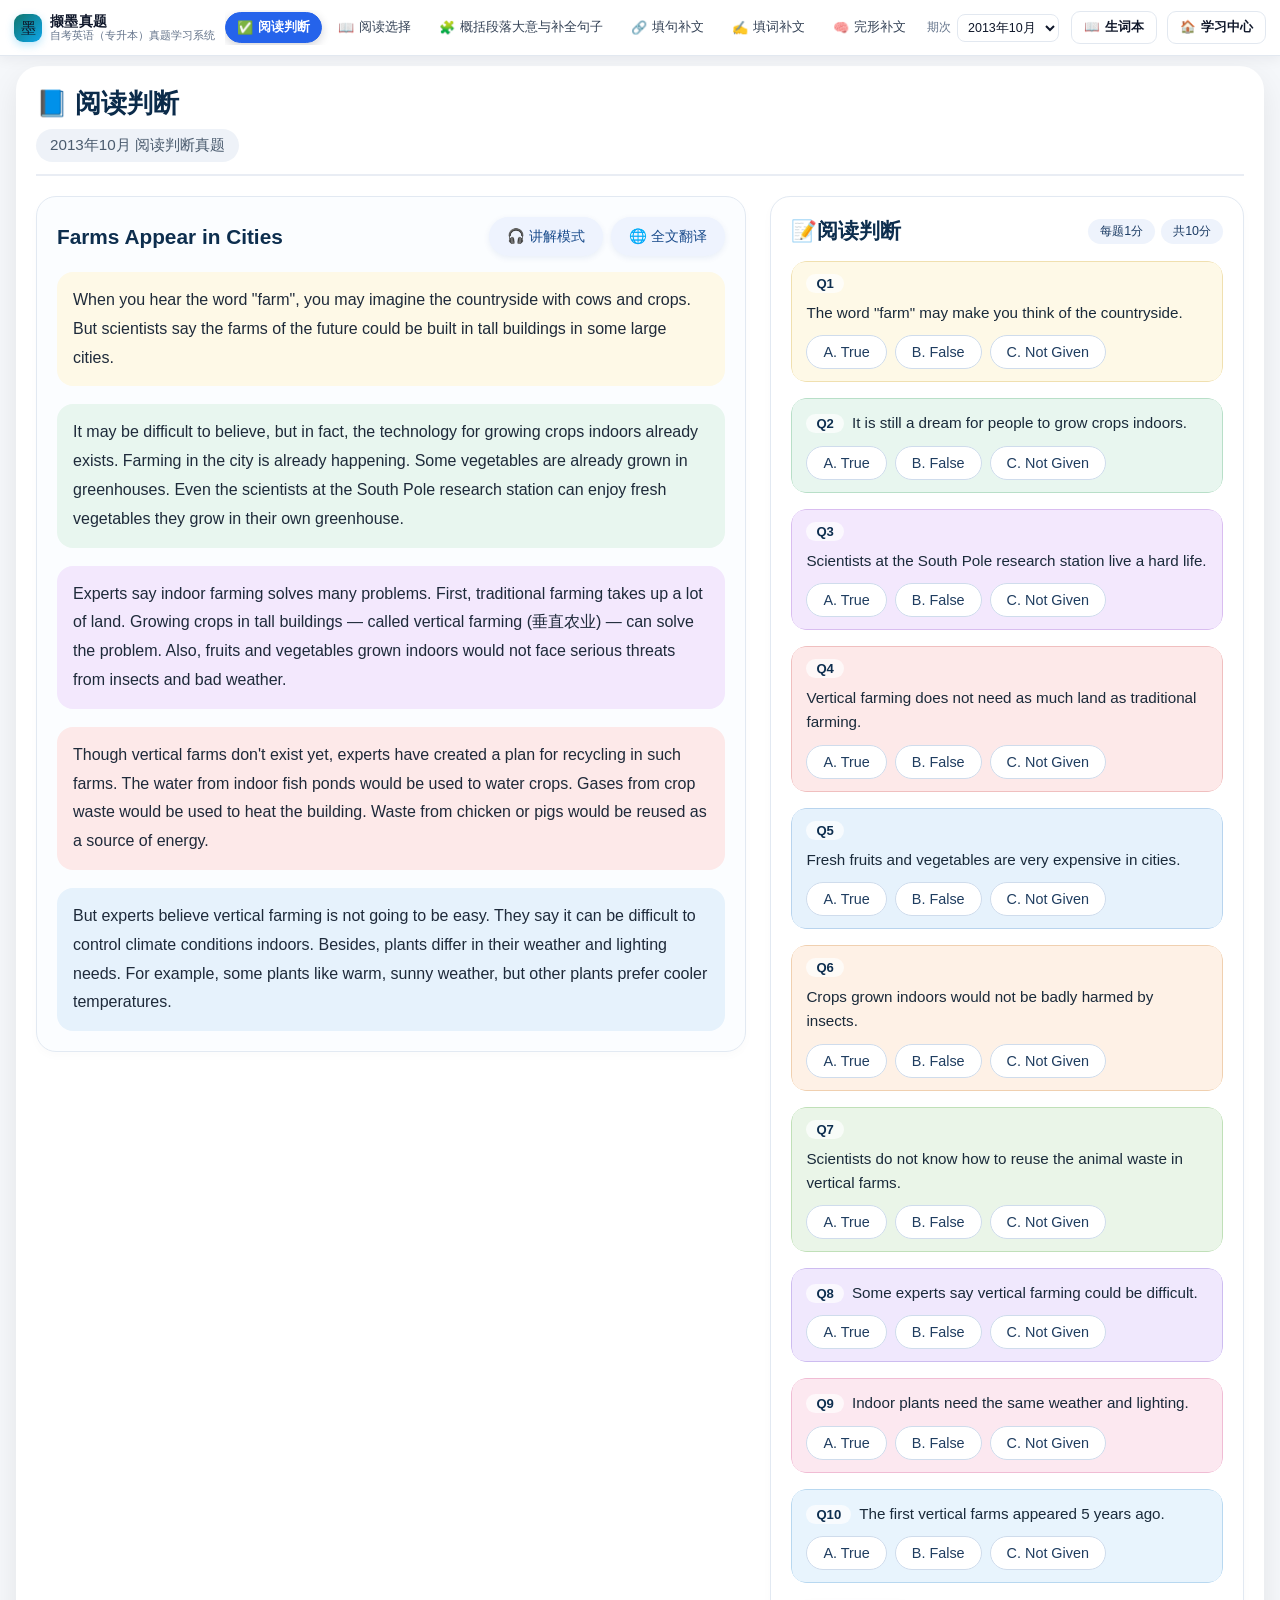
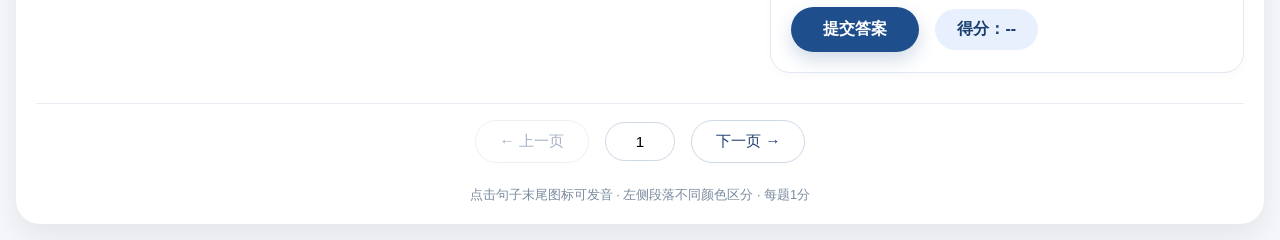
<file: modules/reading-quiz/index.html>
<!DOCTYPE html>
<html lang="en">
<head>
    <meta charset="UTF-8">
    <meta name="viewport" content="width=device-width, initial-scale=1.0, maximum-scale=1.0, user-scalable=yes">
    <title>阅读判断 · 在线练习</title>
    <link rel="stylesheet" href="./lecture.css">
    <style>
        /* 防止移动端双击朗读图标/按钮触发页面缩放 */
        body, button, .speaker, .opt, .translate-btn, .source-btn, select, input {
            touch-action: manipulation;
        }
        /* 讲解模式入口按钮（与其他题型统一的浅色胶囊样式） */
        .lecture-enter-btn {
            background: #eef3fe; border: none;
            padding: 10px 18px; border-radius: 40px;
            font-weight: 500; color: #1a4c8c; cursor: pointer;
            display: inline-flex; align-items: center; gap: 6px;
            font-size: .9rem; transition: background .2s;
            box-shadow: 0 2px 6px rgba(0,70,150,.08);
            margin-left: 8px;
        }
        .lecture-enter-btn:hover { background: #d9e6ff; }
        .lecture-btn {
            background: #eef3fe; color: #1a4c8c; border: none;
            padding: 10px 18px; border-radius: 40px;
            font-size: .9rem; font-weight: 500; cursor: pointer;
            display: inline-flex; align-items: center; gap: 6px;
            box-shadow: 0 2px 6px rgba(0,70,150,.08);
            transition: background .2s;
        }
        .lecture-btn:hover { background: #d9e6ff; }
        * { box-sizing: border-box; margin: 0; padding: 0; }
        body {
            font-family: 'Segoe UI', Roboto, 'Helvetica Neue', sans-serif;
            background: #f5f7fa;
            padding: 16px;
            color: #1e2a3a;
        }
        .app {
            max-width: 1400px;
            margin: 0 auto;
            background: white;
            border-radius: 24px;
            box-shadow: 0 12px 30px rgba(0,0,0,0.08);
            padding: 20px;
        }
        h1 {
            font-size: 1.6rem;
            font-weight: 600;
            margin-bottom: 8px;
            color: #0b2b4a;
            display: flex;
            align-items: center;
            gap: 8px;
            flex-wrap: wrap;
        }
        .subhead {
            display: flex;
            justify-content: space-between;
            align-items: center;
            flex-wrap: wrap;
            margin-bottom: 20px;
            border-bottom: 2px solid #e9edf4;
            padding-bottom: 12px;
        }
        .subhead span {
            color: #4a5b6e;
            font-size: 0.95rem;
            background: #eef2f8;
            padding: 6px 14px;
            border-radius: 40px;
        }
        .main-panel {
            display: flex;
            gap: 24px;
            flex-wrap: wrap;
        }
        .left-col { flex: 6; min-width: 300px; }
        .right-col { flex: 4; min-width: 300px; }

        /* ===== 文章卡片 ===== */
        .article-card {
            background: #fbfdff;
            border-radius: 20px;
            padding: 20px;
            border: 1px solid #e2e9f2;
            box-shadow: 0 4px 10px rgba(0, 0, 0, 0.02);
            position: sticky;
            top: 20px;
        }
        .article-header {
            display: flex;
            justify-content: space-between;
            align-items: center;
            margin-bottom: 16px;
            flex-wrap: wrap;
            gap: 10px;
        }
        .article-header h2 {
            font-size: 1.3rem;
            font-weight: 600;
            color: #0d2e4e;
        }
        /* ===== 控制区：翻译按钮 + 音色选择 ===== */
        .article-controls {
            display: flex;
            align-items: center;
            gap: 8px;
            flex-wrap: wrap;
            justify-content: flex-end;
        }
        .translate-btn {
            background: #eef3fe;
            border: none;
            padding: 10px 18px;
            border-radius: 40px;
            font-weight: 500;
            color: #1a4c8c;
            cursor: pointer;
            display: flex;
            align-items: center;
            gap: 6px;
            font-size: 0.9rem;
            transition: background 0.2s;
            box-shadow: 0 2px 6px rgba(0, 70, 150, 0.08);
            -webkit-tap-highlight-color: transparent;
        }
        .translate-btn:hover { background: #d9e6ff; }
        .translate-btn.active { background: #1f4e8c; color: white; }

        /* ===== 音色选择下拉框 ===== */
        .voice-select {
            background: #ffffff;
            border: 1px solid #cfd9e6;
            padding: 9px 14px;
            border-radius: 40px;
            font-size: 0.85rem;
            color: #1e3e6e;
            cursor: pointer;
            outline: none;
            transition: border-color 0.2s;
            -webkit-appearance: none;
            appearance: none;
            background-image: url("data:image/svg+xml;charset=US-ASCII,%3Csvg%20xmlns%3D%22http%3A%2F%2Fwww.w3.org%2F2000%2Fsvg%22%20width%3D%22292.4%22%20height%3D%22292.4%22%3E%3Cpath%20fill%3D%22%231e3e6e%22%20d%3D%22M287%2069.4a17.6%2017.6%200%200%200-13-5.4H18.4c-5%200-9.3%201.8-12.9%205.4A17.6%2017.6%200%200%200%200%2082.2c0%205%201.8%209.3%205.4%2012.9l128%20127.9c3.6%203.6%207.8%205.4%2012.8%205.4s9.2-1.8%2012.8-5.4L287%2095c3.5-3.5%205.4-7.8%205.4-12.8%200-5-1.9-9.2-5.5-12.8z%22%2F%3E%3C%2Fsvg%3E");
            background-repeat: no-repeat;
            background-position: right 12px center;
            background-size: 10px;
            padding-right: 32px;
            max-width: 180px;
        }
        .voice-select:focus { border-color: #1f4e8c; }

        /* 段落背景色 */
        .para-block {
            margin-bottom: 18px;
            border-radius: 16px;
            padding: 14px 16px;
            transition: background 0.2s;
            line-height: 1.8;
            font-size: 1rem;
        }
        .para-block:last-child { margin-bottom: 0; }
        .para-1 { background: #fef9e7; }
        .para-2 { background: #e8f6ef; }
        .para-3 { background: #f3e8fd; }
        .para-4 { background: #fde9e9; }
        .para-5 { background: #e6f2fc; }

        .para-block .eng-text {
            display: block;
            word-break: break-word;
        }
        .sentence-block { margin-bottom: 10px; }
        .sentence-block:last-child { margin-bottom: 0; }
        .sentence-line {
            display: flex;
            align-items: flex-start;
            gap: 6px;
            flex-wrap: wrap;
        }
        .eng-sentence-text { flex: 1; min-width: 0; }
        .speaker {
            display: inline-flex;
            align-items: center;
            justify-content: center;
            width: 24px;
            height: 24px;
            background: #e1eaf6;
            border-radius: 50%;
            color: #1e4b8a;
            font-size: 13px;
            cursor: pointer;
            flex-shrink: 0;
            overflow: hidden;
            transition: background 0.2s;
            user-select: none;
            vertical-align: middle;
            margin-left: 6px;
            -webkit-tap-highlight-color: transparent;
        }
        .speaker:hover { background: #c2d6f0; }
        .speaker.speaking { background: #1f4e8c; color: #fff; }
        .speaker.loading { background: #ffe8a3; }
        .trans-text {
            color: #2d4f7c;
            font-size: 0.92rem;
            margin-top: 4px;
            display: block;
            border-left: 3px solid #b8cce4;
            padding-left: 12px;
            margin-left: 0;
            font-style: normal;
        }
        .highlight-source {
            background-color: #fff3bf !important;
            box-shadow: 0 0 0 2px #f0d77b;
            border-radius: 6px;
            padding: 2px 4px;
            margin: 0 -4px;
        }
        .sentence-line.highlight-source { padding: 4px 6px; }

        /* ===== 试题卡片 ===== */
        .quiz-card {
            background: #ffffff;
            border-radius: 20px;
            padding: 20px;
            border: 1px solid #e2e9f2;
            box-shadow: 0 4px 12px rgba(0,0,0,0.02);
        }
        .quiz-header {
            display: flex;
            justify-content: space-between;
            align-items: center;
            margin-bottom: 16px;
        }
        .quiz-header h2 {
            font-size: 1.3rem;
            font-weight: 600;
            color: #0d2e4e;
        }
        .quiz-header .info-tags {
            display: flex;
            gap: 6px;
            flex-wrap: wrap;
        }
        .quiz-header .info-tags span {
            background: #eef3fc;
            color: #1b3b63;
            padding: 4px 12px;
            border-radius: 30px;
            font-size: 0.78rem;
            font-weight: 500;
        }

        .question-wrapper {
            margin-bottom: 16px;
            border-radius: 16px;
            overflow: hidden;
        }
        .match-item {
            padding: 12px 14px;
            border-radius: 14px;
            border: 1px solid #e4ecf5;
            transition: background 0.2s;
            display: flex;
            flex-direction: column;
            gap: 10px;
        }
        .match-item .q-row {
            display: flex;
            align-items: baseline;
            gap: 8px;
            flex-wrap: wrap;
        }
        .match-item .q-label {
            font-weight: 600;
            color: #0e2f50;
            background: rgba(255,255,255,0.7);
            padding: 2px 10px;
            border-radius: 30px;
            font-size: 0.82rem;
            flex-shrink: 0;
        }
        .match-item .q-text {
            font-weight: 500;
            color: #1a2a3a;
            font-size: 0.95rem;
            line-height: 1.6;
        }
        .options { display: flex; flex-wrap: wrap; gap: 8px; }
        .opt {
            background: #ffffff;
            border: 1px solid #cfdcec;
            padding: 8px 16px;
            border-radius: 40px;
            font-size: 0.9rem;
            color: #1f3d60;
            cursor: pointer;
            transition: all 0.12s;
            user-select: none;
            -webkit-tap-highlight-color: transparent;
        }
        .opt.selected {
            background: #1f4e8c;
            border-color: #1f4e8c;
            color: white;
            box-shadow: 0 4px 8px rgba(31, 78, 140, 0.2);
        }
        .opt:active { transform: scale(0.97); }
        .opt.disabled { opacity: 0.7; pointer-events: none; }

        .explain-inline {
            margin-top: 8px;
            padding: 10px 14px;
            border-radius: 14px;
            font-size: 0.9rem;
            line-height: 1.6;
            border: 1px solid #e4ecf5;
            width: 100%;
        }
        .explain-inline .ans-line {
            display: flex;
            flex-wrap: wrap;
            align-items: center;
            gap: 10px;
            margin-bottom: 6px;
            font-weight: 500;
        }
        .explain-inline .ans-icon { font-size: 1.1rem; }
        .explain-inline .ans-tag {
            background: rgba(217,235,247,0.85);
            padding: 2px 10px;
            border-radius: 30px;
            font-size: 0.82rem;
            color: #1b4f72;
        }
        .explain-inline .correct-answer { color: #1a6f3c; font-weight: 600; }
        .explain-inline .wrong-answer { color: #b13e3e; font-weight: 600; }
        .explain-inline .ans-detail { color: #3a5a7a; margin-top: 4px; }

        .source-btn {
            background: rgba(232,240,250,0.9);
            border: 1px solid #b8cde0;
            padding: 5px 16px;
            border-radius: 40px;
            font-size: 0.83rem;
            font-weight: 500;
            color: #136b9c;
            cursor: pointer;
            transition: all 0.15s;
            margin-top: 8px;
            display: inline-flex;
            align-items: center;
            gap: 5px;
            -webkit-tap-highlight-color: transparent;
        }
        .source-btn:active { background: #d0e2f2; }
        .source-btn.active {
            background: #136b9c;
            color: white;
            border-color: #136b9c;
        }

        /* 题目颜色（10色循环） */
        .q-color-1  { background: #fef9e7; border-color: #f0e0b0; }
        .q-color-2  { background: #e8f6ef; border-color: #b8dfc8; }
        .q-color-3  { background: #f3e8fd; border-color: #d9bdf0; }
        .q-color-4  { background: #fde9e9; border-color: #f0bfbf; }
        .q-color-5  { background: #e6f2fc; border-color: #b8d4ee; }
        .q-color-6  { background: #fef1e6; border-color: #f0d0b0; }
        .q-color-7  { background: #eaf5e8; border-color: #c0e0b8; }
        .q-color-8  { background: #f0e8fd; border-color: #cdbcf0; }
        .q-color-9  { background: #fce8f0; border-color: #f0bcd4; }
        .q-color-10 { background: #e8f4fd; border-color: #b8d8f0; }

        /* ===== 提交区 ===== */
        .submit-area {
            display: flex;
            gap: 16px;
            align-items: center;
            margin-top: 24px;
            flex-wrap: wrap;
        }
        .submit-btn {
            background: #1f4e8c;
            color: white;
            border: none;
            padding: 12px 32px;
            border-radius: 40px;
            font-weight: 600;
            font-size: 1rem;
            cursor: pointer;
            box-shadow: 0 8px 18px rgba(31, 78, 140, 0.2);
            transition: background 0.2s;
            -webkit-tap-highlight-color: transparent;
        }
        .submit-btn:hover { background: #123b6b; }
        .submit-btn.reset { background: #5b7f9c; box-shadow: 0 8px 18px rgba(91, 127, 156, 0.2); }
        .submit-btn.reset:hover { background: #466a87; }
        .score-box {
            background: #e8f0fe;
            padding: 10px 22px;
            border-radius: 40px;
            font-weight: 600;
            color: #1a3e70;
        }

        /* ===== 底部分页器 ===== */
        .pager-bottom {
            display: flex;
            justify-content: center;
            align-items: center;
            gap: 16px;
            margin-top: 30px;
            padding: 16px 0 8px;
            flex-wrap: wrap;
            border-top: 1px solid #e9edf4;
        }
        .pager-bottom button {
            background: #ffffff;
            border: 1px solid #cfd9e6;
            padding: 10px 24px;
            border-radius: 40px;
            font-weight: 500;
            color: #1e3e6e;
            cursor: pointer;
            transition: all 0.15s;
            font-size: 0.95rem;
            box-shadow: 0 2px 4px rgba(0,0,0,0.02);
            -webkit-tap-highlight-color: transparent;
        }
        .pager-bottom button:hover:not(:disabled) {
            background: #e8f0fe;
            border-color: #3b7fc4;
        }
        .pager-bottom button:disabled {
            opacity: 0.4;
            cursor: not-allowed;
        }
        .pager-bottom input {
            width: 70px;
            text-align: center;
            padding: 10px 6px;
            border: 1px solid #cfd9e6;
            border-radius: 40px;
            font-size: 0.95rem;
            background: white;
            -moz-appearance: textfield;
        }
        .pager-bottom input::-webkit-outer-spin-button,
        .pager-bottom input::-webkit-inner-spin-button {
            -webkit-appearance: none;
            margin: 0;
        }

        .footnote {
            margin-top: 16px;
            font-size: 0.8rem;
            color: #7a8b9f;
            text-align: center;
        }
        .page-loading {
            text-align: center;
            padding: 60px 20px;
            color: #4a5b6e;
            font-size: 1rem;
        }

        @media (max-width: 800px) {
            .main-panel { flex-direction: column; }
            .article-card { position: static; }
            .app { padding: 14px; }
            .pager-bottom { gap: 10px; }
            .pager-bottom button { padding: 8px 16px; font-size: 0.85rem; }
            .pager-bottom input { width: 55px; padding: 8px 4px; }
            .options { flex-direction: row; gap: 8px; }
            .opt { padding: 8px 14px; font-size: 0.88rem; }
            /* 手机端：文章标题、按钮、下拉框换行 */
            .article-header {
                flex-direction: column;
                align-items: flex-start;
            }
            .article-controls {
                width: 100%;
                justify-content: flex-start;
            }
            .voice-select {
                max-width: 100%;
                flex: 1;
                min-width: 130px;
            }
        }
    </style>
    <!-- ===== 撷墨真题学习系统 · 外壳样式（统一顶部导航） ===== -->
    <script>document.documentElement.className += " xt-shell";</script>
    <link rel="stylesheet" href="../../_sys/sys.css">
    <link rel="stylesheet" href="../../_sys/dict.css">
    <link rel="icon" type="image/svg+xml" href="../../_sys/favicon.svg">
</head>
<body>
<div class="app" id="app">
    <div class="page-loading">⏳ 正在加载题库...</div>
</div>

<!-- data.js：内嵌数据，保证本地双击 file:// 打开也能加载 -->
<script src="./data.js"></script>
<!-- lecture-script.js：讲解模式口播稿（离线生成，独立数据文件，随页面一起上传 Git 即可用） -->
<script src="./lecture-script.js"></script>
<!-- 讲解模式：引擎 + 界面 -->
<script src="./lecture.js"></script>
<script src="./lecture-ui.js"></script>
<script>
    // ========== 配置你的 Edge TTS Worker 地址 ==========
    // 讲解模式与页面朗读均走在线合成，不依赖本地音频文件
    const TTS_WORKER_URL = 'https://api.xiemojy.mom/v1/audio/speech';
    // 挂到 window 上，供 lecture.js 读取（const 只在本脚本作用域可见，不挂 window）
    window.TTS_WORKER_URL = TTS_WORKER_URL;

    // 默认音色（英文）：多语言女声 Ava —— 单一音色即可中英混读，
    // 讲解模式用它时不再按语言切分，杜绝分段边界误判导致的漏读。
    const DEFAULT_VOICE = 'en-US-AvaMultilingualNeural';
    const VOICE_STORAGE_KEY = 'tts_voice_preference_reading';

    let exams = [];
    let currentExamIndex = 0;
    let userAnswers = {};
    let submitted = {};
    let showTranslation = {};
    let activeSourceKey = null;
    let currentSpeakBtn = null;
    let globalAudio = null;
    let audioUnlocked = false;

    const app = document.getElementById('app');

    // ========== 音色选择（持久化） ==========
    function loadVoicePreference() {
        try {
            const saved = localStorage.getItem(VOICE_STORAGE_KEY);
            return saved || DEFAULT_VOICE;
        } catch (e) {
            return DEFAULT_VOICE;
        }
    }
    function saveVoicePreference(v) {
        try { localStorage.setItem(VOICE_STORAGE_KEY, v); } catch (e) {}
    }

    // ========== 初始化数据 ==========
    function initUserAnswers() {
        exams.forEach(exam => {
            exam.questions.forEach((_, idx) => {
                const key = `${exam.id}_${idx}`;
                if (!(key in userAnswers)) userAnswers[key] = null;
            });
            if (!(exam.id in submitted)) submitted[exam.id] = false;
            if (!(exam.id in showTranslation)) showTranslation[exam.id] = false;
        });
    }

    function buildFlatSentences() {
        exams.forEach(exam => {
            exam.flatSentences = [];
            exam.paragraphs.forEach(p => p.sentences.forEach(s => exam.flatSentences.push(s)));
        });
    }

    function getParagraphStartIndex(exam, pIdx) {
        let start = 0;
        for (let i = 0; i < pIdx; i++) {
            start += exam.paragraphs[i].sentences.length;
        }
        return start;
    }

    // ========== 音频（微信端适配） ==========
    function getGlobalAudio() {
        if (!globalAudio) {
            globalAudio = new Audio();
            globalAudio.preload = 'auto';
            globalAudio.setAttribute('playsinline', 'true');
            globalAudio.setAttribute('webkit-playsinline', 'true');
        }
        return globalAudio;
    }

    function stopSpeech() {
        if (globalAudio) {
            try {
                globalAudio.pause();
                globalAudio.currentTime = 0;
            } catch (e) {}
        }
        if (currentSpeakBtn) {
            currentSpeakBtn.classList.remove('speaking');
            currentSpeakBtn.classList.remove('loading');
            currentSpeakBtn = null;
        }
    }

    const SILENT_WAV = '[data-uri]';

    // 必须在用户点击手势内同步调用，否则异步请求回来后浏览器会拒绝自动播放
    function unlockAudio() {
        if (audioUnlocked) return;
        try {
            const audio = getGlobalAudio();
            audio.volume = 0;
            audio.src = SILENT_WAV;
            const p = audio.play();
            if (p && p.catch) p.catch(() => {});
            audio.volume = 1;
            audioUnlocked = true;
        } catch (e) { /* 忽略 */ }
    }

    async function speakText(text, btnEl) {
        if (currentSpeakBtn === btnEl && globalAudio && !globalAudio.paused) {
            stopSpeech();
            return;
        }
        // 点击同一按钮但音频还没就绪时，视为切换目标
        stopSpeech();

        if (btnEl) {
            btnEl.classList.add('loading');
            currentSpeakBtn = btnEl;
        }

        // 超时控制：TTS 无响应时不再无限等待
        const controller = new AbortController();
        const timeoutId = setTimeout(() => controller.abort(), 20000);

        try {
            const voice = loadVoicePreference();
            const response = await fetch(TTS_WORKER_URL, {
                method: 'POST',
                headers: { 'Content-Type': 'application/json' },
                body: JSON.stringify({
                    input: text,
                    voice: voice,
                    speed: 0.95
                }),
                signal: controller.signal
            });
            clearTimeout(timeoutId);

            if (!response.ok) {
                throw new Error(`TTS 请求失败: ${response.status}`);
            }

            const arrayBuffer = await response.arrayBuffer();
            const blob = new Blob([arrayBuffer], { type: 'audio/mpeg' });
            const audioUrl = URL.createObjectURL(blob);
            const audio = getGlobalAudio();
            audio.src = audioUrl;

            if (btnEl) {
                btnEl.classList.remove('loading');
                btnEl.classList.add('speaking');
            }

            audio.onended = null;
            audio.onerror = null;

            audio.onended = () => {
                if (btnEl) btnEl.classList.remove('speaking');
                if (currentSpeakBtn === btnEl) currentSpeakBtn = null;
                URL.revokeObjectURL(audioUrl);
            };
            audio.onerror = () => {
                if (btnEl) btnEl.classList.remove('speaking');
                if (currentSpeakBtn === btnEl) currentSpeakBtn = null;
                URL.revokeObjectURL(audioUrl);
            };

            try {
                await audio.play();
                audioUnlocked = true;
            } catch (playErr) {
                console.error('播放失败:', playErr);
                if (btnEl) btnEl.classList.remove('speaking');
                currentSpeakBtn = null;
                URL.revokeObjectURL(audioUrl);
                if (!audioUnlocked) {
                    alert('请再点击一次发音按钮（微信需激活音频权限）');
                }
            }
        } catch (err) {
            clearTimeout(timeoutId);
            console.error('发音失败:', err);
            if (btnEl) {
                btnEl.classList.remove('loading');
                btnEl.classList.remove('speaking');
            }
            if (currentSpeakBtn === btnEl) currentSpeakBtn = null;
            if (err && err.name === 'AbortError') {
                alert('发音请求超时，请检查网络后重试');
            } else {
                alert('发音失败，请检查网络或稍后重试');
            }
        }
    }

    // ========== 渲染 ==========
    function render() {
        if (!exams.length) {
            app.innerHTML = '<div class="page-loading">⚠️ 题库数据为空，请检查 data.json</div>';
            return;
        }
        const exam = exams[currentExamIndex];
        const examId = exam.id;
        const isSubmitted = submitted[examId];
        const translationOn = showTranslation[examId];

        // 供「点词查词」使用：当期 英文句子 → 中文翻译（与是否显示翻译无关）
        window.__xtTrans = {};
        (exam.paragraphs || []).forEach(function (p) {
            (p.sentences || []).forEach(function (st) {
                if (st && st.en) window.__xtTrans[String(st.en).replace(/\s+/g, ' ').trim()] = st.zh || '';
            });
        });

        let score = 0;
        exam.questions.forEach((q, idx) => {
            if (userAnswers[`${examId}_${idx}`] === q.answer) score++;
        });

        const highlightIndices = new Set();
        if (isSubmitted && activeSourceKey && activeSourceKey.startsWith(examId + '_')) {
            const idx = parseInt(activeSourceKey.split('_')[1], 10);
            const q = exam.questions[idx];
            if (q && q.sourceIndices) {
                q.sourceIndices.forEach(i => highlightIndices.add(i));
            }
        }

        // ========== 左侧文章 ==========
        let articleHtml = '';
        articleHtml += `<div class="article-header">`;
        articleHtml += `<h2 id="articleTitle">${exam.subtitle || exam.title}</h2>`;
        articleHtml += `<div class="article-controls">`;
        articleHtml += `<button class="lecture-enter-btn" id="lectureBtn">🎧 讲解模式</button>`;
        articleHtml += `<button class="translate-btn ${translationOn ? 'active' : ''}" id="translateToggle">🌐 ${translationOn ? '隐藏翻译' : '全文翻译'}</button>`;
        articleHtml += `<select class="voice-select" id="voiceSelect" style="display:${translationOn ? '' : 'none'};" title="选择发音音色">`;
        // ---- 多语言音色（中英混读，推荐） ----
        articleHtml += `<optgroup label="多语言（中英混读·推荐）">`;
        articleHtml += `<option value="en-US-AvaMultilingualNeural">🌍 多语言女声 Ava</option>`;
        articleHtml += `<option value="en-US-EmmaMultilingualNeural">🌍 多语言女声 Emma</option>`;
        articleHtml += `<option value="en-US-AndrewMultilingualNeural">🌍 多语言男声 Andrew</option>`;
        articleHtml += `<option value="en-US-BrianMultilingualNeural">🌍 多语言男声 Brian</option>`;
        articleHtml += `<option value="zh-CN-XiaoxiaoMultilingualNeural">🌍 多语言女声 晓晓</option>`;
        articleHtml += `<option value="zh-CN-XiaochenMultilingualNeural">🌍 多语言女声 晓辰</option>`;
        articleHtml += `<option value="zh-CN-XiaoyuMultilingualNeural">🌍 多语言女声 晓宇</option>`;
        articleHtml += `<option value="zh-CN-YunyiMultilingualNeural">🌍 多语言男声 云逸</option>`;
        articleHtml += `</optgroup>`;
        articleHtml += `<optgroup label="纯英文（仅读英文）">`;
        articleHtml += `<option value="en-US-JennyNeural">👩 美式女声 Jenny</option>`;
        articleHtml += `<option value="en-US-AriaNeural">👩 美式女声 Aria</option>`;
        articleHtml += `<option value="en-US-GuyNeural">👨 美式男声 Guy</option>`;
        articleHtml += `<option value="en-GB-SoniaNeural">👩 英式女声 Sonia</option>`;
        articleHtml += `<option value="en-GB-RyanNeural">👨 英式男声 Ryan</option>`;
        articleHtml += `<option value="en-AU-NatashaNeural">👩 澳式女声 Natasha</option>`;
        articleHtml += `</optgroup>`;
        articleHtml += `</select>`;
        articleHtml += `</div>`;
        articleHtml += `</div>`;

        exam.paragraphs.forEach((para, pIdx) => {
            const colorClass = `para-${(pIdx % 5) + 1}`;
            articleHtml += `<div class="para-block ${colorClass}">`;

            if (translationOn) {
                para.sentences.forEach((sent, sIdx) => {
                    const idx = getParagraphStartIndex(exam, pIdx) + sIdx;
                    const isHighlight = highlightIndices.has(idx);
                    articleHtml += `<div class="sentence-block">`;
                    articleHtml += `<div class="sentence-line ${isHighlight ? 'highlight-source' : ''}" id="sent-${examId}-${idx}">`;
                    articleHtml += `<span class="eng-sentence-text">${sent.en}</span>`;
                    articleHtml += `<span class="speaker" data-text="${encodeURIComponent(sent.en)}" title="发音"><svg viewBox="0 0 24 24" width="13" height="13" style="display:block" fill="currentColor" aria-hidden="true"><path d="M3 9v6h4l5 5V4L7 9H3z"/><path d="M16 8.6a5 5 0 0 1 0 6.8M18.5 6a8.5 8.5 0 0 1 0 12" fill="none" stroke="currentColor" stroke-width="2" stroke-linecap="round"/></svg></span>`;
                    articleHtml += `</div>`;
                    articleHtml += `<div class="trans-text">${sent.zh}</div>`;
                    articleHtml += `</div>`;
                });
            } else {
                let paraText = '';
                para.sentences.forEach((sent, sIdx) => {
                    const idx = getParagraphStartIndex(exam, pIdx) + sIdx;
                    const isHighlight = highlightIndices.has(idx);
                    const space = sIdx > 0 ? ' ' : '';
                    if (isHighlight) {
                        paraText += `${space}<span class="highlight-source" id="sent-${examId}-${idx}">${sent.en}</span>`;
                    } else {
                        paraText += `${space}<span id="sent-${examId}-${idx}">${sent.en}</span>`;
                    }
                });
                articleHtml += `<div class="eng-text">${paraText}</div>`;
            }

            articleHtml += `</div>`;
        });

        // ========== 右侧试题 ==========
        let quizHtml = '';
        quizHtml += `<div class="quiz-header">`;
        quizHtml += `<h2>📝阅读判断</h2>`;
        quizHtml += `<div class="info-tags"><span>每题1分</span><span>共10分</span></div>`;
        quizHtml += `</div>`;

        exam.questions.forEach((q, idx) => {
            const qKey = `${examId}_${idx}`;
            const userAns = userAnswers[qKey];
            const isCorrect = isSubmitted && (userAns === q.answer);
            const colorClass = `q-color-${(idx % 10) + 1}`;
            const hasSource = q.sourceIndices && q.sourceIndices.length > 0;
            const isActive = activeSourceKey === qKey;

            quizHtml += `<div class="question-wrapper" id="wrapper-${qKey}">`;
            quizHtml += `<div class="match-item ${colorClass}" data-qid="${idx}">`;
            quizHtml += `<div class="q-row"><span class="q-label">Q${idx + 1}</span><span class="q-text">${q.q}</span></div>`;
            quizHtml += `<div class="options">`;
            const optionLabels = { A: 'A. True', B: 'B. False', C: 'C. Not Given' };
            ['A', 'B', 'C'].forEach(opt => {
                const selectedClass = (userAns === opt) ? 'selected' : '';
                const disabledClass = isSubmitted ? 'disabled' : '';
                quizHtml += `<div class="opt ${selectedClass} ${disabledClass}" data-qid="${idx}" data-opt="${opt}" onclick="selectOption(this, '${idx}', '${opt}')">${optionLabels[opt]}</div>`;
            });
            quizHtml += `</div></div>`;

            quizHtml += `<div class="explain-inline ${colorClass}" id="explain-${qKey}" style="display:none;"></div>`;
            quizHtml += `</div>`;
        });

        // ========== 提交区 ==========
        let submitAreaHtml = '';
        if (!isSubmitted) {
            submitAreaHtml += `<div class="submit-area">`;
            submitAreaHtml += `<button class="submit-btn" id="submitBtn">提交答案</button>`;
            submitAreaHtml += `<div class="score-box" id="scoreDisplay">得分：--</div>`;
            submitAreaHtml += `</div>`;
        } else {
            submitAreaHtml += `<div class="submit-area">`;
            submitAreaHtml += `<button class="submit-btn reset" id="resetBtn">重新作答</button>`;
            submitAreaHtml += `<div class="score-box" id="scoreDisplay">得分：${score} / ${exam.questions.length}</div>`;
            submitAreaHtml += `</div>`;
        }

        // ========== 整体组装 ==========
        const html = `
            <h1>📘 阅读判断</h1>
            <div class="subhead">
                <span id="examInfo">${exam.title || exam.id}真题</span>
            </div>
            <div class="main-panel">
                <div class="left-col">
                    <div class="article-card" id="articleCard">${articleHtml}</div>
                </div>
                <div class="right-col">
                    <div class="quiz-card" id="quizCard">
                        ${quizHtml}
                        ${submitAreaHtml}
                    </div>
                </div>
            </div>
            <div class="pager-bottom">
                <button id="prevBtn" ${currentExamIndex === 0 ? 'disabled' : ''}>← 上一页</button>
                <input type="number" id="pageInput" min="1" max="${exams.length}" value="${currentExamIndex + 1}" inputmode="numeric">
                <button id="nextBtn" ${currentExamIndex === exams.length - 1 ? 'disabled' : ''}>下一页 →</button>
            </div>
            <div class="footnote">点击句子末尾图标可发音 · 左侧段落不同颜色区分 · 每题1分</div>
        `;

        app.innerHTML = html;

        // 恢复音色选择
        const voiceSelect = document.getElementById('voiceSelect');
        if (voiceSelect) {
            voiceSelect.value = loadVoicePreference();
            voiceSelect.addEventListener('change', () => {
                saveVoicePreference(voiceSelect.value);
            });
        }

        bindEvents(exam, examId, isSubmitted, translationOn);
        bindSpeakButtons();

        if (highlightIndices.size > 0) {
            const firstIdx = Math.min(...highlightIndices);
            const el = document.getElementById(`sent-${examId}-${firstIdx}`);
            if (el) {
                setTimeout(() => el.scrollIntoView({ behavior: 'smooth', block: 'center' }), 80);
            }
        }
    }

    window.selectOption = function(el, qIdx, optLetter) {
        const exam = exams[currentExamIndex];
        const examId = exam.id;
        if (submitted[examId]) return;
        const qKey = `${examId}_${qIdx}`;
        userAnswers[qKey] = optLetter;

        const parent = el.closest('.match-item');
        if (parent) {
            parent.querySelectorAll('.opt').forEach(opt => opt.classList.remove('selected'));
        }
        el.classList.add('selected');
    };

    function bindSpeakButtons() {
        document.querySelectorAll('.speaker').forEach(btn => {
            btn.addEventListener('click', (e) => {
                e.stopPropagation();
                e.preventDefault();
                // 在手势内同步解锁音频，避免 fetch 返回后 play() 被浏览器拦截
                unlockAudio();
                const text = decodeURIComponent(btn.dataset.text || '');
                if (text) speakText(text, btn);
            });
        });
    }

    function bindEvents(exam, examId, isSubmitted, translationOn) {
        const lectureBtn = document.getElementById('lectureBtn');
        if (lectureBtn) {
            lectureBtn.addEventListener('click', () => {
                stopSpeech();
                window.LectureUI.open(exam, { onClose: () => {} });
            });
        }

        const transBtn = document.getElementById('translateToggle');
        if (transBtn) {
            transBtn.addEventListener('click', () => {
                stopSpeech();
                showTranslation[examId] = !showTranslation[examId];
                render();
            });
        }

        const submitBtn = document.getElementById('submitBtn');
        if (submitBtn && !isSubmitted) {
            submitBtn.addEventListener('click', () => {
                let allAnswered = true;
                for (let i = 0; i < exam.questions.length; i++) {
                    if (!userAnswers[`${examId}_${i}`]) { allAnswered = false; break; }
                }
                if (!allAnswered) { alert('请先完成所有题目再提交。'); return; }
                submitted[examId] = true;
                activeSourceKey = null;
                stopSpeech();
                render();
                exam.questions.forEach((q, idx) => {
                    const qKey = `${examId}_${idx}`;
                    const userAns = userAnswers[qKey];
                    const isCorrect = userAns === q.answer;
                    const icon = isCorrect ? '✅' : '❌';
                    const explainDiv = document.getElementById(`explain-${qKey}`);
                    if (!explainDiv) return;
                    let html = '';
                    html += `<div class="ans-line">`;
                    html += `<span class="ans-icon">${icon}</span>`;
                    html += `<span class="ans-tag">正确答案：${q.answer}</span>`;
                    if (userAns) {
                        html += `<span class="${isCorrect ? 'correct-answer' : 'wrong-answer'}">你的答案：${userAns} ${isCorrect ? '✓' : '✗'}</span>`;
                    } else {
                        html += `<span class="wrong-answer">未作答</span>`;
                    }
                    html += `</div>`;
                    html += `<div class="ans-detail"><strong>解析：</strong>${q.explain || '暂无解析'}</div>`;
                    if (q.sourceIndices && q.sourceIndices.length > 0) {
                        html += `<button class="source-btn" data-qkey="${qKey}">📍 答案来源</button>`;
                    }
                    explainDiv.innerHTML = html;
                    explainDiv.style.display = 'block';
                });
                document.querySelectorAll('.source-btn').forEach(btn => {
                    btn.addEventListener('click', (e) => {
                        const qKey = e.currentTarget.dataset.qkey;
                        if (!qKey) return;
                        if (activeSourceKey === qKey) activeSourceKey = null;
                        else activeSourceKey = qKey;
                        render();
                        setTimeout(() => fillExplainAfterRender(exam, examId), 0);
                    });
                });
            });
        }

        const resetBtn = document.getElementById('resetBtn');
        if (resetBtn) {
            resetBtn.addEventListener('click', () => {
                exam.questions.forEach((_, idx) => { userAnswers[`${examId}_${idx}`] = null; });
                submitted[examId] = false;
                activeSourceKey = null;
                stopSpeech();
                render();
            });
        }

        const prevBtn = document.getElementById('prevBtn');
        if (prevBtn) {
            prevBtn.addEventListener('click', () => {
                if (currentExamIndex > 0) goToExam(currentExamIndex - 1);
            });
        }
        const nextBtn = document.getElementById('nextBtn');
        if (nextBtn) {
            nextBtn.addEventListener('click', () => {
                if (currentExamIndex < exams.length - 1) goToExam(currentExamIndex + 1);
            });
        }
        const pageInput = document.getElementById('pageInput');
        if (pageInput) {
            const handleJump = () => {
                let val = parseInt(pageInput.value, 10);
                if (isNaN(val)) { pageInput.value = currentExamIndex + 1; return; }
                if (val < 1) val = 1;
                if (val > exams.length) val = exams.length;
                if (val - 1 === currentExamIndex) { pageInput.value = currentExamIndex + 1; return; }
                goToExam(val - 1);
            };
            pageInput.addEventListener('blur', handleJump);
            pageInput.addEventListener('keydown', (e) => {
                if (e.key === 'Enter') { e.preventDefault(); handleJump(); pageInput.blur(); }
            });
            pageInput.addEventListener('focus', () => { pageInput.select(); });
        }
    }

    function fillExplainAfterRender(exam, examId) {
        if (!submitted[examId]) return;
        exam.questions.forEach((q, idx) => {
            const qKey = `${examId}_${idx}`;
            const userAns = userAnswers[qKey];
            const isCorrect = userAns === q.answer;
            const icon = isCorrect ? '✅' : '❌';
            const explainDiv = document.getElementById(`explain-${qKey}`);
            if (!explainDiv) return;
            let html = '';
            html += `<div class="ans-line">`;
            html += `<span class="ans-icon">${icon}</span>`;
            html += `<span class="ans-tag">正确答案：${q.answer}</span>`;
            if (userAns) {
                html += `<span class="${isCorrect ? 'correct-answer' : 'wrong-answer'}">你的答案：${userAns} ${isCorrect ? '✓' : '✗'}</span>`;
            } else {
                html += `<span class="wrong-answer">未作答</span>`;
            }
            html += `</div>`;
            html += `<div class="ans-detail"><strong>解析：</strong>${q.explain || '暂无解析'}</div>`;
            if (q.sourceIndices && q.sourceIndices.length > 0) {
                const isActive = activeSourceKey === qKey;
                html += `<button class="source-btn ${isActive ? 'active' : ''}" data-qkey="${qKey}">📍 ${isActive ? '取消来源' : '答案来源'}</button>`;
            }
            explainDiv.innerHTML = html;
            explainDiv.style.display = 'block';
        });
        document.querySelectorAll('.source-btn').forEach(btn => {
            btn.addEventListener('click', (e) => {
                const qKey = e.currentTarget.dataset.qkey;
                if (!qKey) return;
                if (activeSourceKey === qKey) activeSourceKey = null;
                else activeSourceKey = qKey;
                render();
                setTimeout(() => fillExplainAfterRender(exam, examId), 0);
            });
        });
    }

    function goToExam(index) {
        if (index < 0 || index >= exams.length) return;
        stopSpeech();
        currentExamIndex = index;
        activeSourceKey = null;
        render();
        window.scrollTo({ top: 0, behavior: 'smooth' });
    }

    // ========== iOS 微信音频解锁 ==========
    function unlockIOSAudio() {
        try {
            const silent = new Audio('[data-uri]');
            silent.volume = 0;
            silent.play().catch(() => {});
        } catch (e) { /* 忽略 */ }
    }

    // ========== 加载数据 ==========
    // 优先使用 data.js（script 标签加载，本地双击 file:// 打开也能用）；
    // 若 data.js 不存在，再回退到 fetch data.json（需 http(s) 环境）。
    function startApp(data) {
        exams = data;
        buildFlatSentences();
        initUserAnswers();
        unlockIOSAudio();
        render();
    }

    if (window.READING_EXAM_DATA && window.READING_EXAM_DATA.length) {
        startApp(window.READING_EXAM_DATA);
    } else {
        fetch('./data.json')
            .then(res => { if (!res.ok) throw new Error('无法加载 data.json'); return res.json(); })
            .then(startApp)
            .catch(err => {
                console.error('加载数据失败:', err);
                app.innerHTML = '<div class="page-loading">❌ 数据加载失败：未找到 data.js，且通过 http 访问 data.json 也失败。<br><br>' + err.message + '</div>';
            });
    }
</script>
<!-- ===== 撷墨真题学习系统 · 外壳脚本（统一导航 + 期次同步） ===== -->
<script src="../../_sys/catalog.js"></script>
<script src="../../_sys/sys.js"></script>
<script src="../../_sys/dict.js"></script>
</body>
</html>
</file>
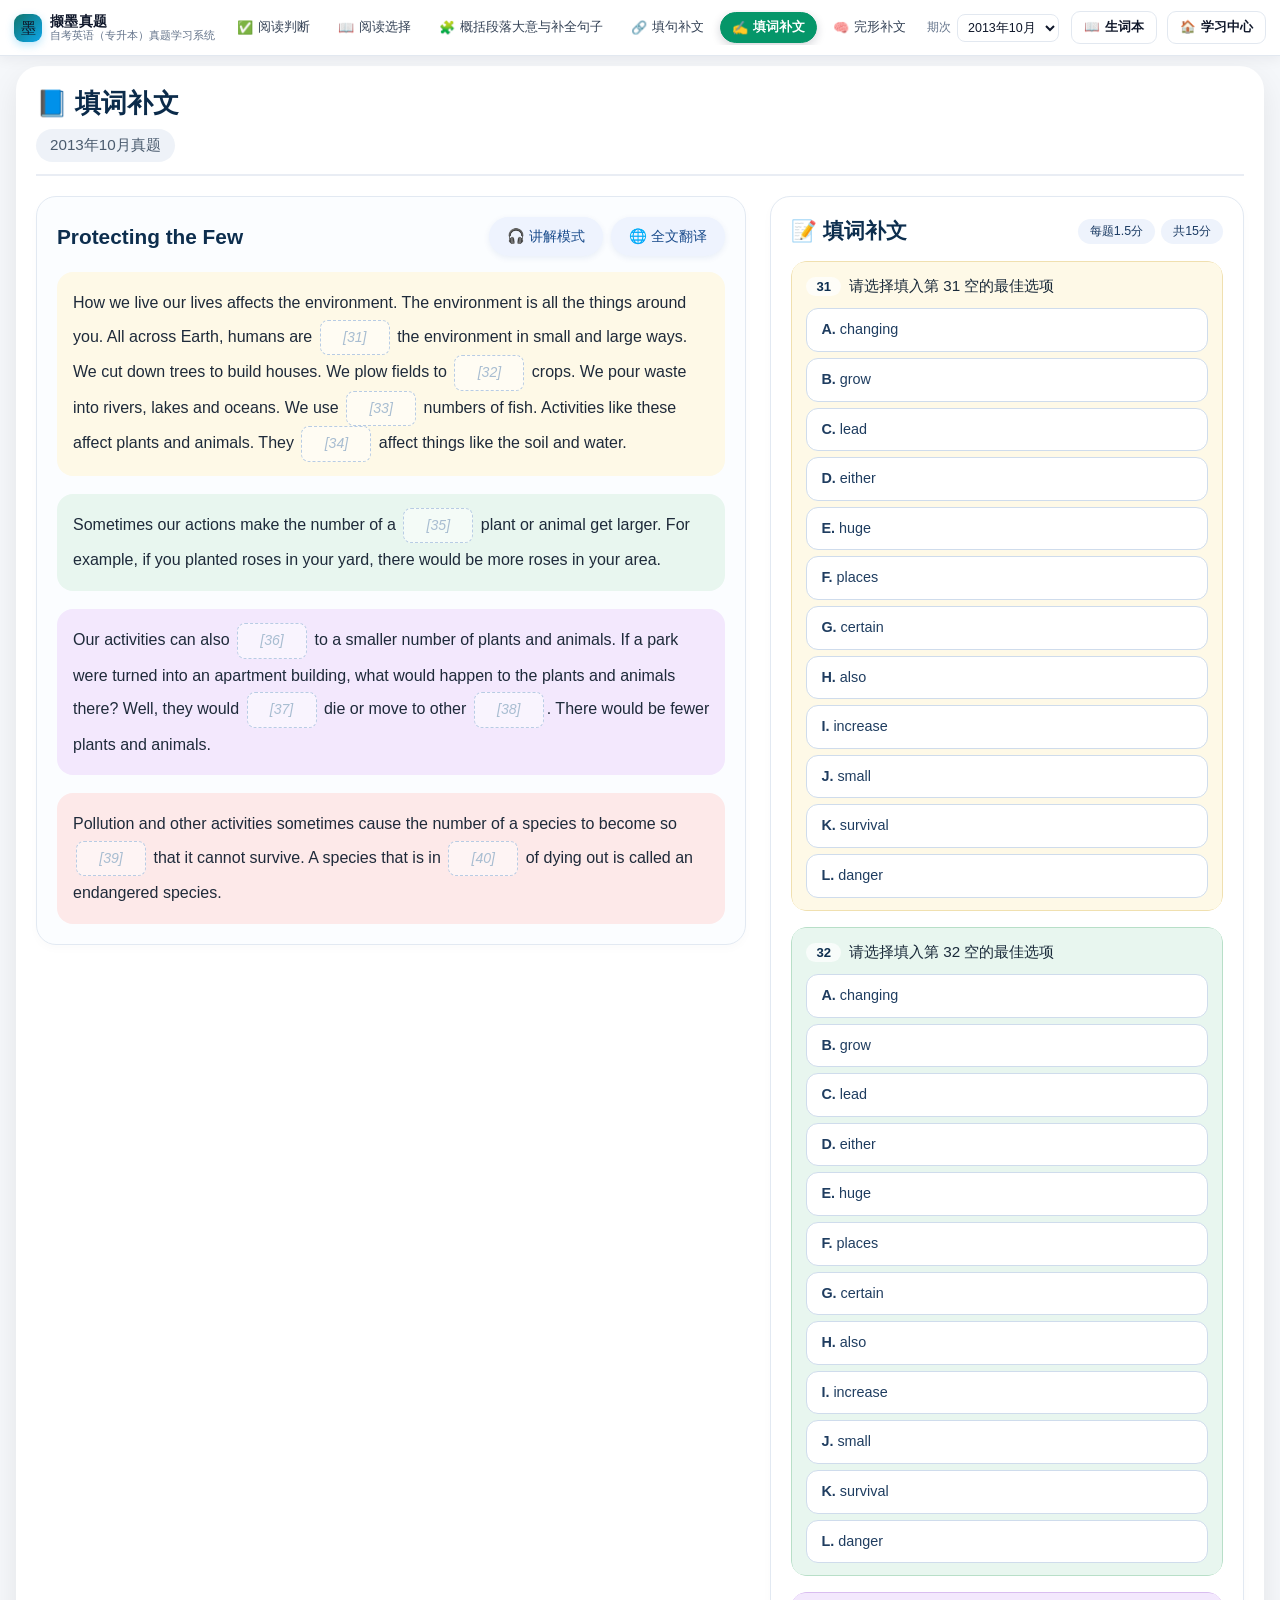
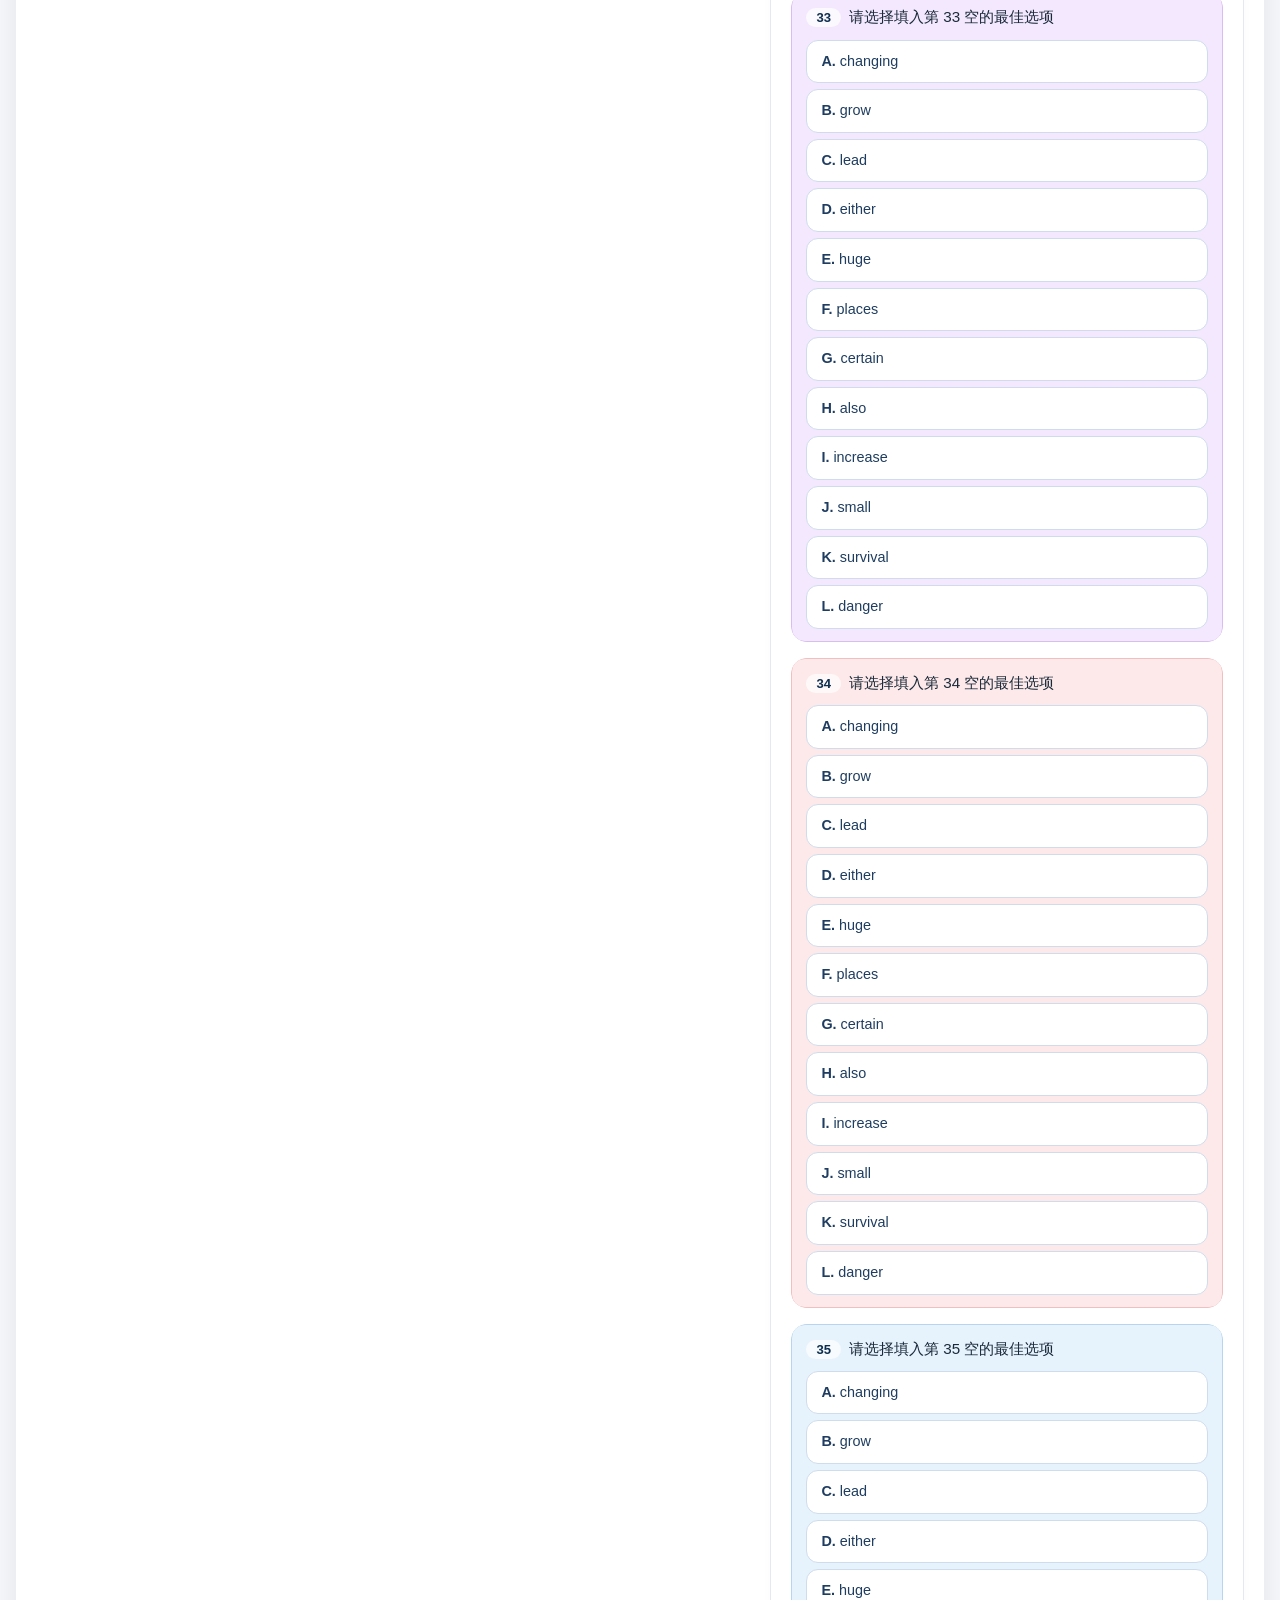
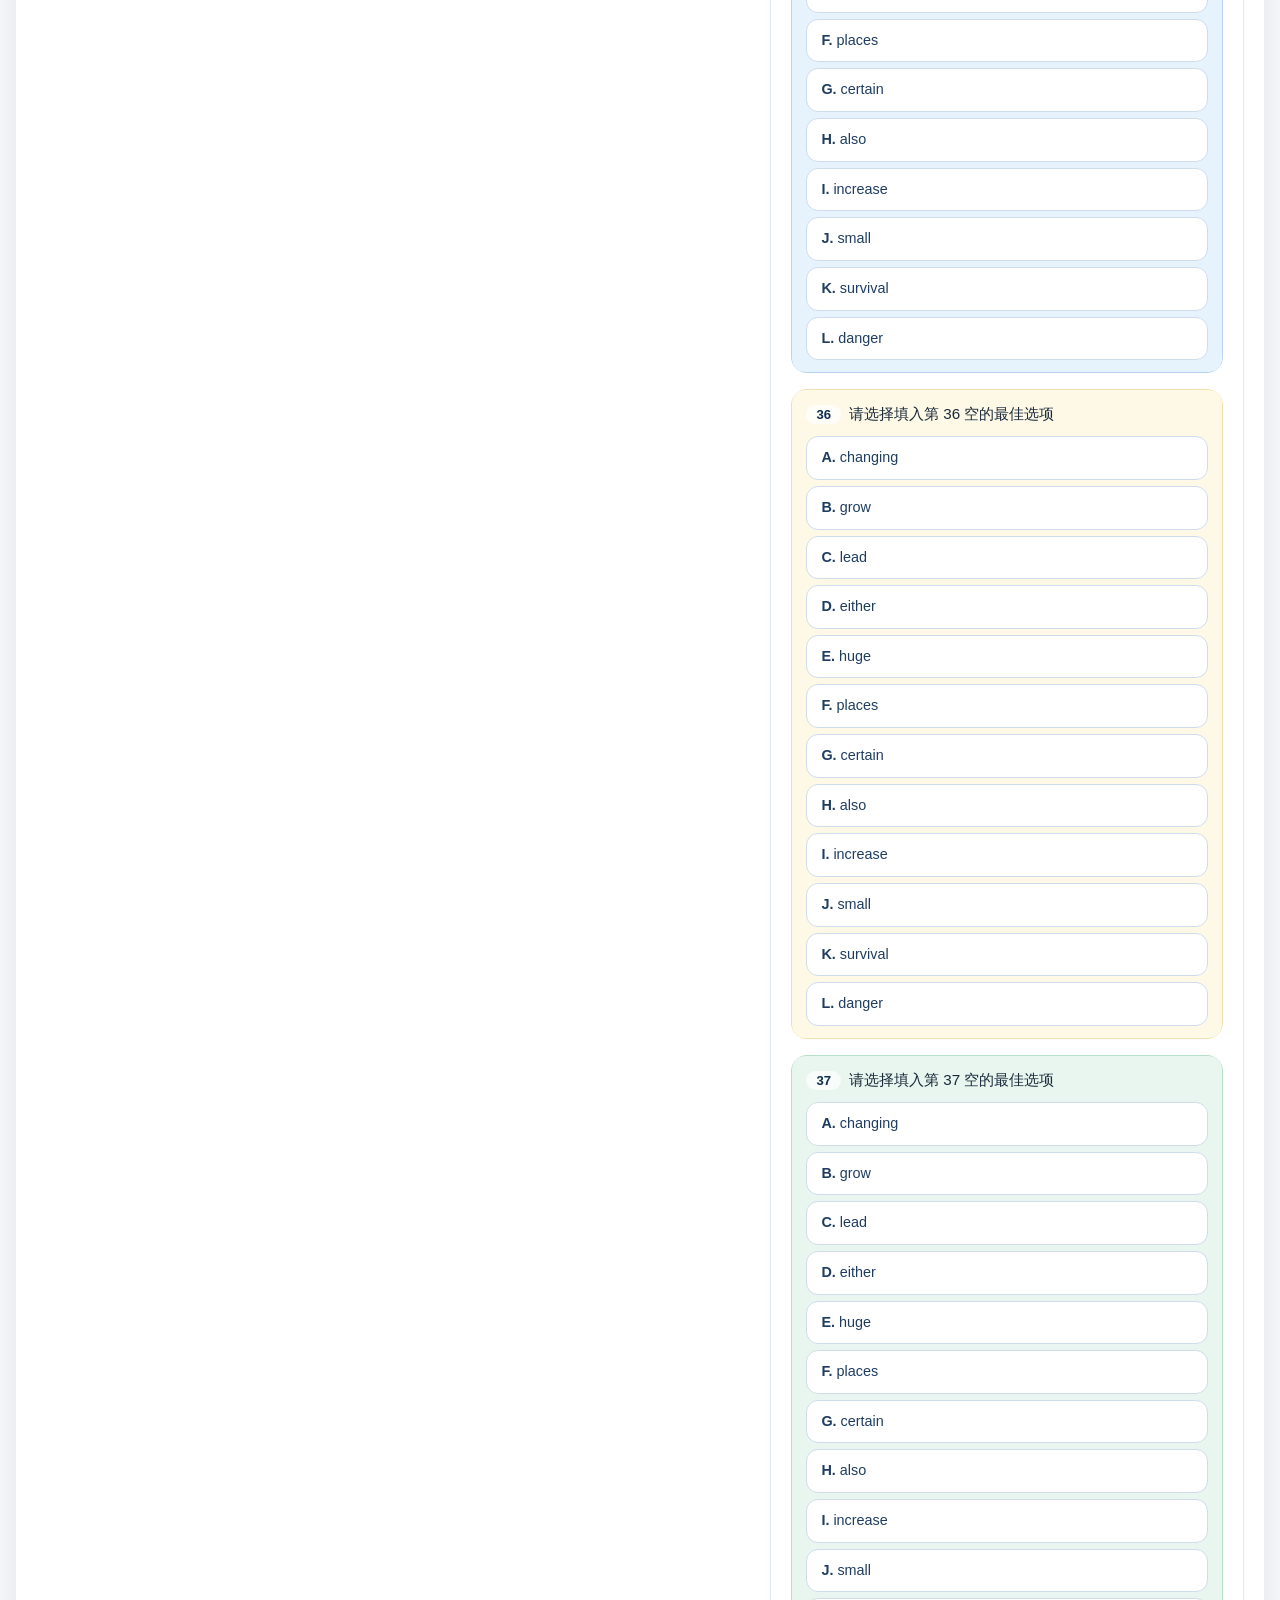
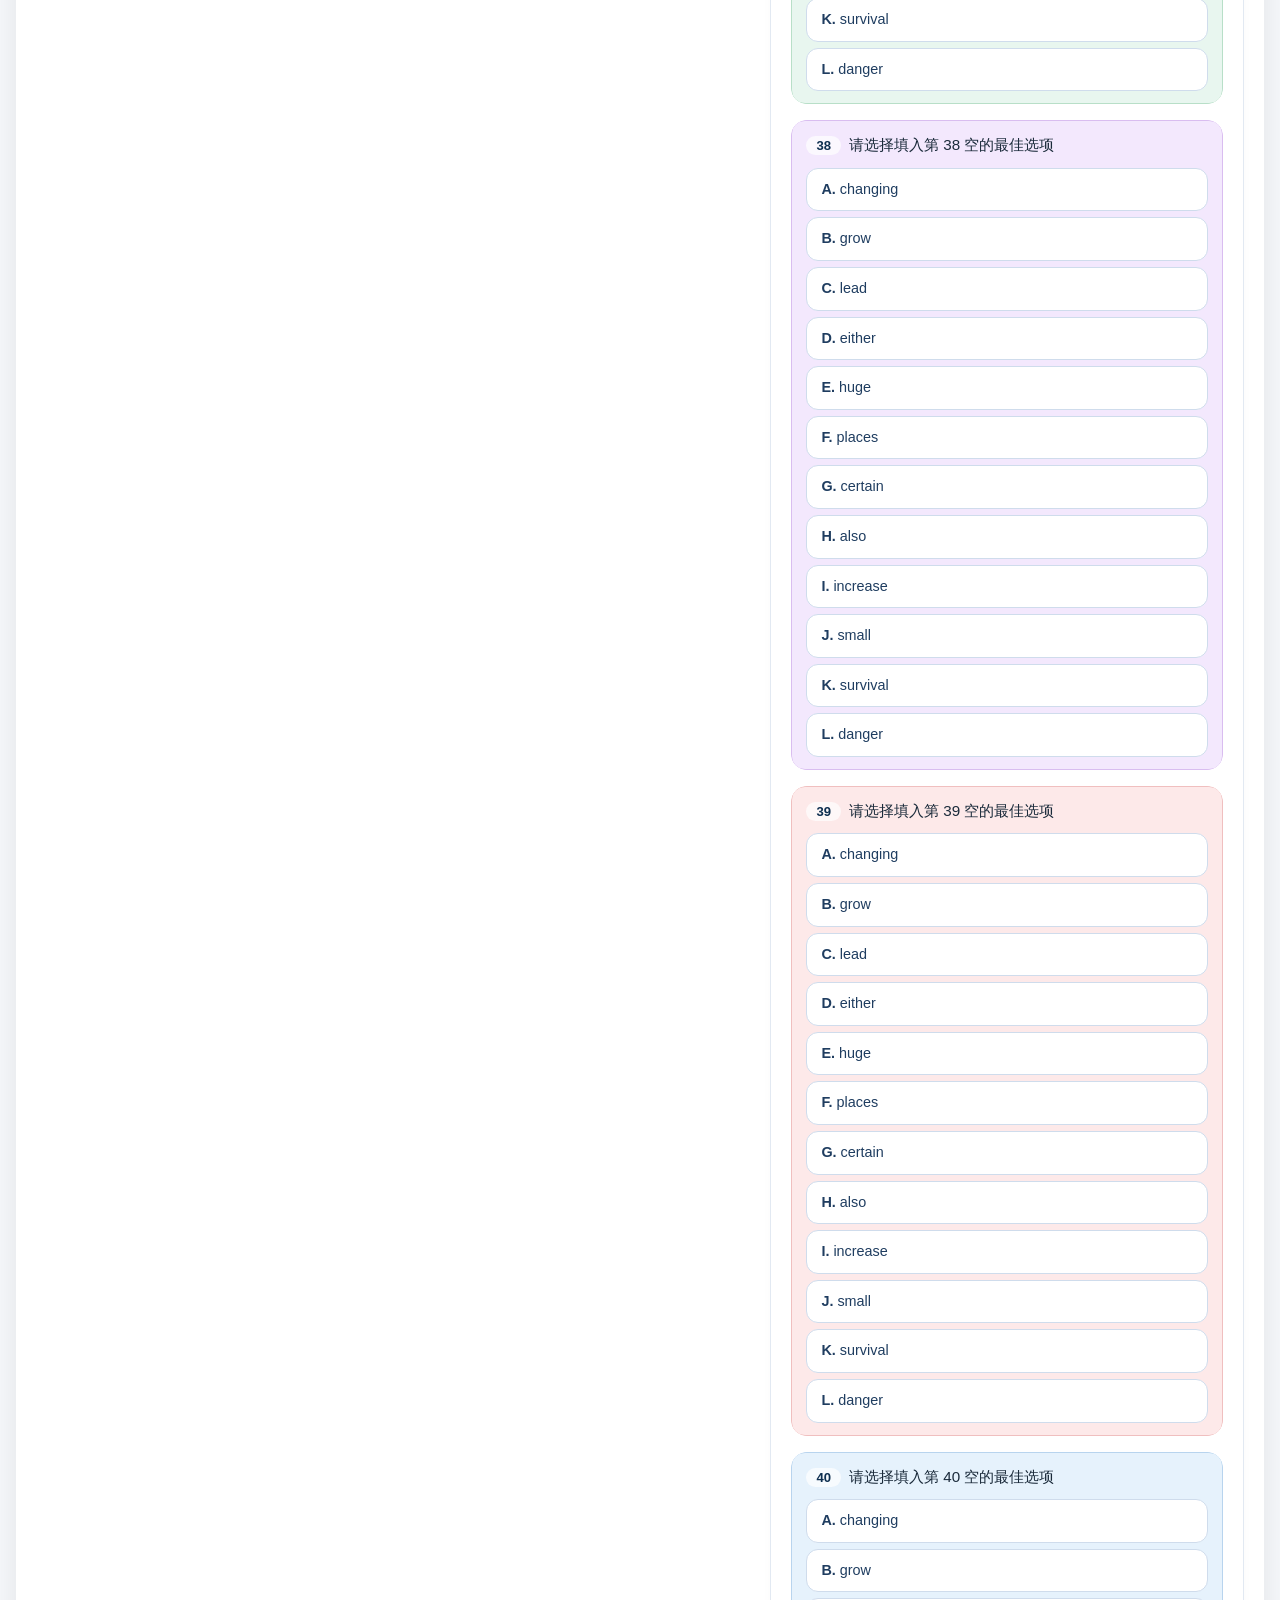
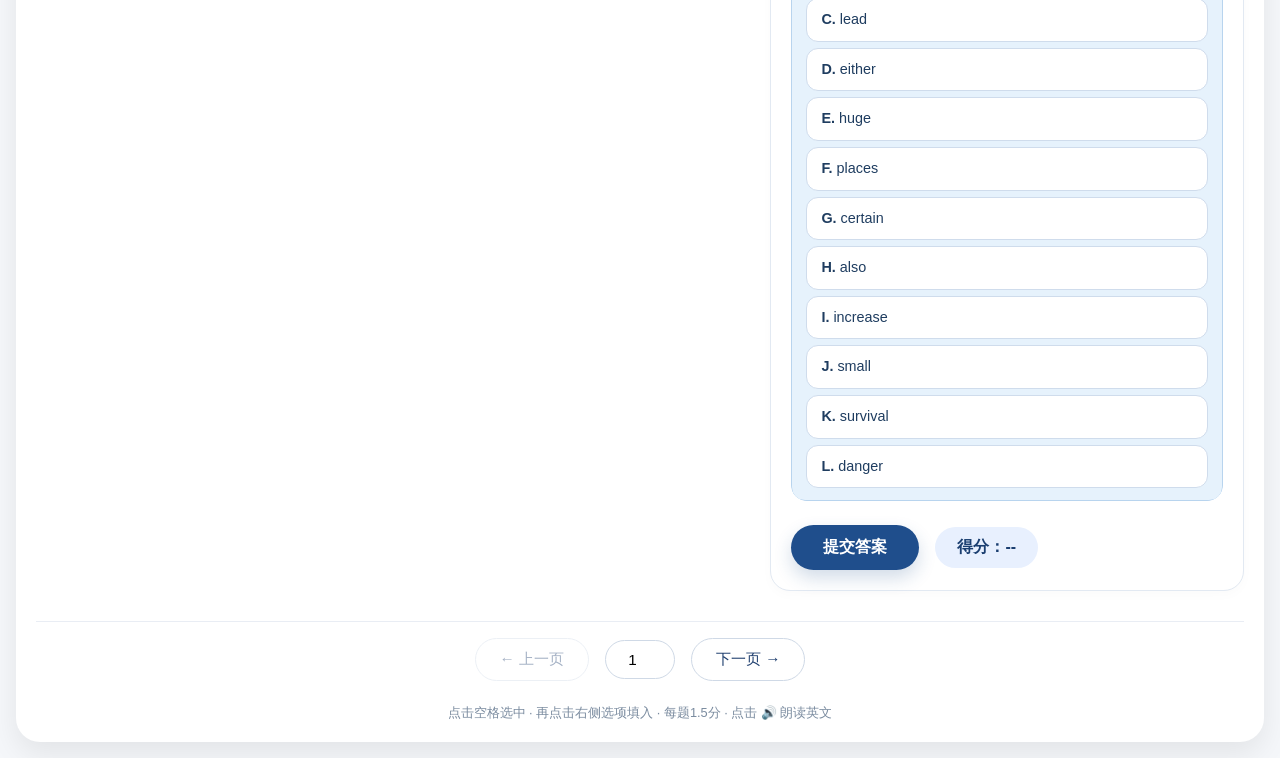
<file: modules/tianci/index.html>
<!DOCTYPE html>
<html lang="en">
<head>
    <meta charset="UTF-8">
    <meta name="viewport" content="width=device-width, initial-scale=1.0, maximum-scale=1.0, user-scalable=yes">
    <title>填词补文 · 在线练习</title>
    <style>
        * { box-sizing: border-box; margin: 0; padding: 0; }
        body { font-family: 'Segoe UI', Roboto, 'Helvetica Neue', sans-serif; background: #f5f7fa; padding: 16px; color: #1e2a3a; }
        .app { max-width: 1400px; margin: 0 auto; background: white; border-radius: 24px; box-shadow: 0 12px 30px rgba(0,0,0,0.08); padding: 20px; }
        h1 { font-size: 1.6rem; font-weight: 600; margin-bottom: 8px; color: #0b2b4a; display: flex; align-items: center; gap: 8px; flex-wrap: wrap; }
        .subhead { display: flex; justify-content: space-between; align-items: center; flex-wrap: wrap; margin-bottom: 20px; border-bottom: 2px solid #e9edf4; padding-bottom: 12px; }
        .subhead span { color: #4a5b6e; font-size: 0.95rem; background: #eef2f8; padding: 6px 14px; border-radius: 40px; }
        .main-panel { display: flex; gap: 24px; flex-wrap: wrap; }
        .left-col { flex: 6; min-width: 300px; }
        .right-col { flex: 4; min-width: 300px; }

        .article-card { background: #fbfdff; border-radius: 20px; padding: 20px; border: 1px solid #e2e9f2; box-shadow: 0 4px 10px rgba(0,0,0,0.02); position: sticky; top: 20px; }
        .article-header { display: flex; justify-content: space-between; align-items: center; margin-bottom: 16px; flex-wrap: wrap; gap: 10px; }
        .article-header h2 { font-size: 1.3rem; font-weight: 600; color: #0d2e4e; }

        /* ===== 控制区（翻译按钮 + 音色选择） ===== */
        .article-controls {
            display: flex;
            align-items: center;
            gap: 8px;
            flex-wrap: wrap;
            justify-content: flex-end;
        }
        .translate-btn { background: #eef3fe; border: none; padding: 10px 18px; border-radius: 40px; font-weight: 500; color: #1a4c8c; cursor: pointer; display: flex; align-items: center; gap: 6px; font-size: 0.9rem; transition: background 0.2s; box-shadow: 0 2px 6px rgba(0,70,150,0.08); -webkit-tap-highlight-color: transparent; }
        .translate-btn:hover { background: #d9e6ff; }
        .translate-btn.active { background: #1f4e8c; color: white; }

        /* ===== 音色选择下拉框 ===== */
        .voice-select {
            background: #ffffff;
            border: 1px solid #cfd9e6;
            padding: 9px 14px;
            border-radius: 40px;
            font-size: 0.85rem;
            color: #1e3e6e;
            cursor: pointer;
            outline: none;
            transition: border-color 0.2s;
            -webkit-appearance: none;
            appearance: none;
            background-image: url("data:image/svg+xml;charset=US-ASCII,%3Csvg%20xmlns%3D%22http%3A%2F%2Fwww.w3.org%2F2000%2Fsvg%22%20width%3D%22292.4%22%20height%3D%22292.4%22%3E%3Cpath%20fill%3D%22%231e3e6e%22%20d%3D%22M287%2069.4a17.6%2017.6%200%200%200-13-5.4H18.4c-5%200-9.3%201.8-12.9%205.4A17.6%2017.6%200%200%200%200%2082.2c0%205%201.8%209.3%205.4%2012.9l128%20127.9c3.6%203.6%207.8%205.4%2012.8%205.4s9.2-1.8%2012.8-5.4L287%2095c3.5-3.5%205.4-7.8%205.4-12.8%200-5-1.9-9.2-5.5-12.8z%22%2F%3E%3C%2Fsvg%3E");
            background-repeat: no-repeat;
            background-position: right 12px center;
            background-size: 10px;
            padding-right: 32px;
            max-width: 180px;
        }
        .voice-select:focus { border-color: #1f4e8c; }

        .para-block { margin-bottom: 18px; border-radius: 16px; padding: 14px 16px; transition: background 0.2s; line-height: 2.1; font-size: 1rem; }
        .para-block:last-child { margin-bottom: 0; }
        .para-1 { background: #fef9e7; }
        .para-2 { background: #e8f6ef; }
        .para-3 { background: #f3e8fd; }
        .para-4 { background: #fde9e9; }
        .para-5 { background: #e6f2fc; }
        .para-6 { background: #fef1e6; }

        .sentence-block { margin-bottom: 10px; }
        .sentence-block:last-child { margin-bottom: 0; }
        .sentence-line {
            font-weight: 500;
            color: #0a1f2e;
            line-height: 1.8;
            display: flex;
            align-items: flex-start;
            flex-wrap: wrap;
            gap: 4px;
        }
        .sentence-line .eng-text { flex: 1; min-width: 0; }
        .trans-text { color: #2d4f7c; font-size: 0.92rem; margin-top: 4px; padding-left: 12px; border-left: 3px solid #b8cce4; font-style: normal; }

        /* ===== 发音按钮 ===== */
        .speak-btn {
            display: inline-flex;
            align-items: center;
            justify-content: center;
            width: 24px;
            height: 24px;
            background: #e1eaf6;
            border-radius: 50%;
            color: #1e4b8a;
            font-size: 13px;
            cursor: pointer;
            flex-shrink: 0;
            transition: background 0.2s;
            user-select: none;
            vertical-align: middle;
            margin-left: 6px;
            margin-top: 3px;
            -webkit-tap-highlight-color: transparent;
        }
        .speak-btn:hover { background: #c2d6f0; }
        .speak-btn.speaking { background: #1f4e8c; color: #fff; }
        .speak-btn.loading { background: #ffe8a3; }

        /* ===== 空格标记 ===== */
        .blank-slot { display: inline-flex; align-items: center; justify-content: center; min-width: 70px; min-height: 28px; padding: 2px 10px; margin: 0 3px; border: 1px dashed #b8cce4; border-radius: 8px; background: rgba(255,255,255,0.5); color: #a8bdd1; font-weight: 500; font-size: 0.88rem; cursor: pointer; transition: all 0.2s; vertical-align: middle; -webkit-tap-highlight-color: transparent; text-align: center; }
        .blank-slot:hover { border-color: #1f4e8c; background: #eef3fe; color: #1f4e8c; }
        .blank-slot.empty { color: #a8bdd1; font-style: italic; }
        .blank-slot.filled { border-style: solid; border-color: #1f4e8c; background: #eef3fe; color: #1f4e8c; font-weight: 600; font-style: normal; padding: 2px 10px; }
        .blank-slot.correct { border-color: #1a6f3c; background: #e8f6ef; color: #1a6f3c; }
        .blank-slot.wrong { border-color: #b13e3e; background: #fde9e9; color: #b13e3e; }
        .blank-slot.active { box-shadow: 0 0 0 3px rgba(31,78,140,0.25); }

        /* ===== 试题卡片 ===== */
        .quiz-card { background: #ffffff; border-radius: 20px; padding: 20px; border: 1px solid #e2e9f2; box-shadow: 0 4px 12px rgba(0,0,0,0.02); }
        .quiz-header { display: flex; justify-content: space-between; align-items: center; margin-bottom: 16px; }
        .quiz-header h2 { font-size: 1.3rem; font-weight: 600; color: #0d2e4e; }
        .quiz-header .info-tags { display: flex; gap: 6px; flex-wrap: wrap; }
        .quiz-header .info-tags span { background: #eef3fc; color: #1b3b63; padding: 4px 12px; border-radius: 30px; font-size: 0.78rem; font-weight: 500; }

        .question-wrapper { margin-bottom: 16px; border-radius: 16px; overflow: hidden; }
        .match-item { padding: 12px 14px; border-radius: 14px; border: 1px solid #e4ecf5; display: flex; flex-direction: column; gap: 10px; }
        .match-item .q-row { display: flex; align-items: baseline; gap: 8px; flex-wrap: wrap; }
        .match-item .q-label { font-weight: 600; color: #0e2f50; background: rgba(255,255,255,0.7); padding: 2px 10px; border-radius: 30px; font-size: 0.82rem; flex-shrink: 0; }
        .match-item .q-text { font-weight: 500; color: #1a2a3a; font-size: 0.95rem; line-height: 1.6; }

        .options { display: flex; flex-direction: column; gap: 6px; }
        .opt {
            background: #ffffff;
            border: 1px solid #cfdcec;
            padding: 10px 14px;
            border-radius: 12px;
            font-size: 0.9rem;
            color: #1f3d60;
            cursor: pointer;
            transition: all 0.12s;
            user-select: none;
            -webkit-tap-highlight-color: transparent;
            line-height: 1.5;
            text-align: left;
        }
        .opt.selected {
            background: #1f4e8c;
            border-color: #1f4e8c;
            color: white;
            box-shadow: 0 4px 8px rgba(31,78,140,0.2);
        }
        .opt:active { transform: scale(0.99); }
        .opt.disabled { opacity: 0.7; pointer-events: none; }
        .opt.used-elsewhere {
            opacity: 0.35;
            pointer-events: none;
            text-decoration: line-through;
        }

        .explain-inline { margin-top: 8px; padding: 10px 14px; border-radius: 14px; font-size: 0.9rem; line-height: 1.6; border: 1px solid #e4ecf5; width: 100%; }
        .explain-inline .ans-line { display: flex; flex-wrap: wrap; align-items: center; gap: 10px; margin-bottom: 6px; font-weight: 500; }
        .explain-inline .ans-icon { font-size: 1.1rem; }
        .explain-inline .ans-tag { background: rgba(217,235,247,0.85); padding: 2px 10px; border-radius: 30px; font-size: 0.82rem; color: #1b4f72; }
        .explain-inline .correct-answer { color: #1a6f3c; font-weight: 600; }
        .explain-inline .wrong-answer { color: #b13e3e; font-weight: 600; }
        .explain-inline .ans-detail { color: #3a5a7a; margin-top: 4px; }

        .q-color-1 { background: #fef9e7; border-color: #f0e0b0; }
        .q-color-2 { background: #e8f6ef; border-color: #b8dfc8; }
        .q-color-3 { background: #f3e8fd; border-color: #d9bdf0; }
        .q-color-4 { background: #fde9e9; border-color: #f0bfbf; }
        .q-color-5 { background: #e6f2fc; border-color: #b8d4ee; }

        .submit-area { display: flex; gap: 16px; align-items: center; margin-top: 24px; flex-wrap: wrap; }
        .submit-btn { background: #1f4e8c; color: white; border: none; padding: 12px 32px; border-radius: 40px; font-weight: 600; font-size: 1rem; cursor: pointer; box-shadow: 0 8px 18px rgba(31,78,140,0.2); }
        .submit-btn.reset { background: #5b7f9c; }
        .score-box { background: #e8f0fe; padding: 10px 22px; border-radius: 40px; font-weight: 600; color: #1a3e70; }

        .pager-bottom { display: flex; justify-content: center; align-items: center; gap: 16px; margin-top: 30px; padding: 16px 0 8px; flex-wrap: wrap; border-top: 1px solid #e9edf4; }
        .pager-bottom button { background: #ffffff; border: 1px solid #cfd9e6; padding: 10px 24px; border-radius: 40px; font-weight: 500; color: #1e3e6e; cursor: pointer; font-size: 0.95rem; }
        .pager-bottom button:disabled { opacity: 0.4; cursor: not-allowed; }
        .pager-bottom input { width: 70px; text-align: center; padding: 10px 6px; border: 1px solid #cfd9e6; border-radius: 40px; font-size: 0.95rem; }

        .footnote { margin-top: 16px; font-size: 0.8rem; color: #7a8b9f; text-align: center; }
        .page-loading { text-align: center; padding: 60px 20px; color: #4a5b6e; font-size: 1rem; }

        @media (max-width: 800px) {
            .main-panel { flex-direction: column; }
            .article-card { position: static; }
            .app { padding: 14px; }
            /* 手机端：文章标题、按钮、下拉框换行 */
            .article-header {
                flex-direction: column;
                align-items: flex-start;
            }
            .article-controls {
                width: 100%;
                justify-content: flex-start;
            }
            .voice-select {
                max-width: 100%;
                flex: 1;
                min-width: 130px;
            }
        }
    </style>
    <link rel="stylesheet" href="lecture-core.css">
    <!-- ===== 撷墨真题学习系统 · 外壳样式（统一顶部导航） ===== -->
    <script>document.documentElement.className += " xt-shell";</script>
    <link rel="stylesheet" href="../../_sys/sys.css">
    <link rel="stylesheet" href="../../_sys/dict.css">
    <link rel="icon" type="image/svg+xml" href="../../_sys/favicon.svg">
</head>
<body>
<div class="app" id="app">
    <div class="page-loading">⏳ 正在加载题库...</div>
</div>

<script src="lecture-core.js"></script>
<script src="translations-cibu.js"></script>
<script src="data-cibu.js"></script>

<script>
    // ========== 配置你的 Edge TTS Worker 地址 ==========
    const TTS_WORKER_URL = 'https://api.xiemojy.mom/v1/audio/speech';

    // 默认音色（英文）：美式女声 Jenny
    const DEFAULT_VOICE = 'en-US-AvaMultilingualNeural';
    const VOICE_STORAGE_KEY = 'tts_voice_preference_cibu';

    let currentPage = 0;
    let userAnswers = [];
    let submitted = [];
    let activeBlank = null;
    let translationOn = [];
    let ttsAudio = null;
    let audioUnlocked = false;

    const app = document.getElementById('app');
    const BLANKS = ['31','32','33','34','35','36','37','38','39','40'];

    // ========== 音色选择（持久化） ==========
    function loadVoicePreference() {
        try {
            const saved = localStorage.getItem(VOICE_STORAGE_KEY);
            return saved || DEFAULT_VOICE;
        } catch (e) {
            return DEFAULT_VOICE;
        }
    }
    function saveVoicePreference(v) {
        try { localStorage.setItem(VOICE_STORAGE_KEY, v); } catch (e) {}
    }

    function initState() {
        userAnswers = cibuExams.map(exam => {
            const obj = {};
            BLANKS.forEach(k => { obj[k] = null; });
            return obj;
        });
        submitted = cibuExams.map(() => false);
        translationOn = cibuExams.map(() => false);
    }

    function getWord(exam, letter) {
        if (!letter) return '';
        const w = exam.wordBank.find(item => item.letter === letter);
        return w ? w.word : letter;
    }

    // 把 [31]~[40] 替换为空格槽 HTML
    function renderBlankSlots(text, exam, answers, isSubmitted, activeBlank) {
        let html = text;
        BLANKS.forEach(k => {
            const marker = `[${k}]`;
            if (html.includes(marker)) {
                const userAns = answers[k];
                const correctAns = exam.answers[k];
                let slotClass = 'blank-slot';
                let slotContent = '';
                if (userAns) {
                    slotClass += ' filled';
                    const word = getWord(exam, userAns);
                    slotContent = `<strong>${userAns}.</strong> ${word}`;
                } else {
                    slotClass += ' empty';
                    slotContent = `[${k}]`;
                }
                if (isSubmitted) {
                    if (userAns === correctAns) slotClass += ' correct';
                    else slotClass += ' wrong';
                }
                if (activeBlank === k && !isSubmitted) slotClass += ' active';
                const slotHtml = `<span class="${slotClass}" data-blank="${k}" onclick="selectBlank('${k}')">${slotContent}</span>`;
                html = html.replace(marker, slotHtml);
            }
        });
        return html;
    }

    // 把 [31]~[40] 替换为正确答案的文本（用于翻译匹配和朗读）
    function fillBlanksWithCorrectWords(text, exam, answers) {
        let result = text;
        BLANKS.forEach(k => {
            const marker = `[${k}]`;
            if (result.includes(marker)) {
                const letter = answers[k] || exam.answers[k];
                const word = getWord(exam, letter);
                result = result.replace(marker, word);
            }
        });
        return result;
    }

    function render() {
        if (!cibuExams.length) {
            app.innerHTML = '<div class="page-loading">⚠️ 题库数据为空</div>';
            return;
        }
        const exam = cibuExams[currentPage];
        const isSubmitted = submitted[currentPage];
        const answers = userAnswers[currentPage];
        const showTrans = translationOn[currentPage];

        let correctCount = 0;
        BLANKS.forEach(k => { if (answers[k] === exam.answers[k]) correctCount++; });
        const score = (correctCount * 1.5).toFixed(1);
        const totalScore = 15;

        // ========== 左侧文章 ==========
        let articleHtml = '';
        articleHtml += `<div class="article-header">`;
        articleHtml += `<h2>${exam.articleTitle}</h2>`;
        articleHtml += `<div class="article-controls">`;
        articleHtml += `<button class="lecture-enter-btn" id="lectureBtn" onclick="openLecture()">🎧 讲解模式</button>`;
        articleHtml += `<button class="translate-btn ${showTrans ? 'active' : ''}" id="translateBtn">🌐 ${showTrans ? '隐藏翻译' : '全文翻译'}</button>`;
        articleHtml += `<select class="voice-select" id="voiceSelect" style="display:${showTrans ? '' : 'none'};" title="选择发音音色">`;
        articleHtml += `<optgroup label="多语言（中英混读·推荐）">`;
        articleHtml += `<option value="en-US-AvaMultilingualNeural">🌐 Ava 多语言</option>`;
        articleHtml += `<option value="en-US-EmmaMultilingualNeural">🌐 Emma 多语言</option>`;
        articleHtml += `<option value="en-US-AndrewMultilingualNeural">🌐 Andrew 多语言</option>`;
        articleHtml += `<option value="en-US-BrianMultilingualNeural">🌐 Brian 多语言</option>`;
        articleHtml += `<option value="zh-CN-XiaoxiaoMultilingualNeural">🌐 晓晓 多语言</option>`;
        articleHtml += `<option value="zh-CN-XiaochenMultilingualNeural">🌐 晓辰 多语言</option>`;
        articleHtml += `<option value="zh-CN-XiaoyuMultilingualNeural">🌐 晓宇 多语言</option>`;
        articleHtml += `<option value="zh-CN-YunyiMultilingualNeural">🌐 云希 多语言</option>`;
        articleHtml += `</optgroup>`;
        articleHtml += `<optgroup label="纯英文（仅读英文）">`;
        articleHtml += `<option value="en-US-JennyNeural">👩 美式女声 Jenny</option>`;
        articleHtml += `<option value="en-US-AriaNeural">👩 美式女声 Aria</option>`;
        articleHtml += `<option value="en-US-GuyNeural">👨 美式男声 Guy</option>`;
        articleHtml += `<option value="en-GB-SoniaNeural">👩 英式女声 Sonia</option>`;
        articleHtml += `<option value="en-GB-RyanNeural">👨 英式男声 Ryan</option>`;
        articleHtml += `<option value="en-AU-NatashaNeural">👩 澳式女声 Natasha</option>`;
        articleHtml += `</optgroup>`;
        articleHtml += `</select>`;
        articleHtml += `</div>`;
        articleHtml += `</div>`;

        const transDict = (typeof translationsCibu !== 'undefined' && translationsCibu[exam.id]) || {};

        // 供「点词查词」使用：当期 挖空句 / 填答句 → 中文翻译
        window.__xtTrans = {};
        exam.passage.forEach(function (paraText) {
            const xtSentences = String(paraText).match(/[^.!?]+[.!?]*/g) || [paraText];
            xtSentences.forEach(function (sent) {
                const trimmed = sent.trim();
                if (!trimmed) return;
                const filledText = fillBlanksWithCorrectWords(trimmed, exam, answers);
                const zh = transDict[filledText] || transDict[trimmed] || '';
                if (zh) {
                    window.__xtTrans[trimmed] = zh;
                    if (filledText) window.__xtTrans[filledText] = zh;
                }
            });
        });

        exam.passage.forEach((paraText, pIdx) => {
            const colorClass = `para-${(pIdx % 6) + 1}`;

            if (showTrans) {
                const sentences = paraText.match(/[^.!?]+[.!?]*/g) || [paraText];
                let sentencesHtml = '';
                sentences.forEach(sent => {
                    const trimmed = sent.trim();
                    if (!trimmed) return;

                    const filledText = fillBlanksWithCorrectWords(trimmed, exam, answers);
                    const renderedHtml = renderBlankSlots(trimmed, exam, answers, isSubmitted, activeBlank);
                    const zh = transDict[filledText] || transDict[trimmed] || '';

                    sentencesHtml += `<div class="sentence-block">`;
                    sentencesHtml += `<div class="sentence-line">`;
                    sentencesHtml += `<span class="eng-text">${renderedHtml}</span>`;
                    sentencesHtml += `<span class="speak-btn" data-speak="${encodeURIComponent(filledText)}" onclick="speakSentence(this)" title="点击朗读英文"><svg viewBox="0 0 24 24" width="13" height="13" style="display:block" fill="currentColor" aria-hidden="true"><path d="M3 9v6h4l5 5V4L7 9H3z"/><path d="M16 8.6a5 5 0 0 1 0 6.8M18.5 6a8.5 8.5 0 0 1 0 12" fill="none" stroke="currentColor" stroke-width="2" stroke-linecap="round"/></svg></span>`;
                    sentencesHtml += `</div>`;
                    if (zh) sentencesHtml += `<div class="trans-text">${zh}</div>`;
                    sentencesHtml += `</div>`;
                });
                articleHtml += `<div class="para-block ${colorClass}">${sentencesHtml}</div>`;
            } else {
                const paraHtml = renderBlankSlots(paraText, exam, answers, isSubmitted, activeBlank);
                articleHtml += `<div class="para-block ${colorClass}">${paraHtml}</div>`;
            }
        });

        // ========== 右侧试题 ==========
        let quizHtml = '';
        quizHtml += `<div class="quiz-header"><h2>📝 填词补文</h2><div class="info-tags"><span>每题1.5分</span><span>共15分</span></div></div>`;

        BLANKS.forEach((k, qIdx) => {
            const userAns = answers[k];
            const colorClass = `q-color-${(qIdx % 5) + 1}`;
            quizHtml += `<div class="question-wrapper">`;
            quizHtml += `<div class="match-item ${colorClass}" data-qid="${k}">`;
            quizHtml += `<div class="q-row"><span class="q-label">${k}</span><span class="q-text">请选择填入第 ${k} 空的最佳选项</span></div>`;
            quizHtml += `<div class="options">`;
            exam.wordBank.forEach(w => {
                const isSelected = (userAns === w.letter);
                const isUsedElsewhere = BLANKS.some(otherK => otherK !== k && answers[otherK] === w.letter);
                let extraClass = '';
                if (isSelected) extraClass = 'selected';
                else if (isUsedElsewhere) extraClass = 'used-elsewhere';
                else if (isSubmitted) extraClass = 'disabled';
                quizHtml += `<div class="opt ${extraClass}" onclick="selectOption(this, '${k}', '${w.letter}')"><strong>${w.letter}.</strong> ${w.word}</div>`;
            });
            quizHtml += `</div></div>`;
            quizHtml += `<div class="explain-inline ${colorClass}" id="explain-${k}" style="display:none;"></div>`;
            quizHtml += `</div>`;
        });

        // ========== 提交区 ==========
        let submitAreaHtml = '';
        if (!isSubmitted) {
            submitAreaHtml = `<div class="submit-area"><button class="submit-btn" id="submitBtn">提交答案</button><div class="score-box">得分：--</div></div>`;
        } else {
            submitAreaHtml = `<div class="submit-area"><button class="submit-btn reset" id="resetBtn">重新作答</button><div class="score-box">得分：${score} / ${totalScore}</div></div>`;
        }

        const html = `
            <h1>📘 填词补文</h1>
            <div class="subhead"><span>${exam.session}真题</span></div>
            <div class="main-panel">
                <div class="left-col"><div class="article-card">${articleHtml}</div></div>
                <div class="right-col"><div class="quiz-card">${quizHtml}${submitAreaHtml}</div></div>
            </div>
            <div class="pager-bottom">
                <button id="prevBtn" ${currentPage === 0 ? 'disabled' : ''}>← 上一页</button>
                <input type="number" id="pageInput" min="1" max="${cibuExams.length}" value="${currentPage + 1}">
                <button id="nextBtn" ${currentPage === cibuExams.length - 1 ? 'disabled' : ''}>下一页 →</button>
            </div>
            <div class="footnote">点击空格选中 · 再点击右侧选项填入 · 每题1.5分 · 点击 🔊 朗读英文</div>
        `;
        app.innerHTML = html;

        // 恢复音色选择
        const voiceSelect = document.getElementById('voiceSelect');
        if (voiceSelect) {
            voiceSelect.value = loadVoicePreference();
            voiceSelect.addEventListener('change', () => {
                saveVoicePreference(voiceSelect.value);
            });
        }

        // 如果已提交，填充详解
        if (isSubmitted) {
            BLANKS.forEach(k => {
                const explainDiv = document.getElementById(`explain-${k}`);
                if (!explainDiv) return;
                const userAns = answers[k];
                const correctAns = exam.answers[k];
                const isCorrect = userAns === correctAns;
                const explanation = exam.explanations[k] || '暂无解析';
                const correctWord = getWord(exam, correctAns);
                let detail = userAns ? `<span class="${isCorrect ? 'correct-answer' : 'wrong-answer'}">你的答案：${userAns}. ${getWord(exam, userAns)} ${isCorrect ? '✓' : '✗'}</span>` : `<span class="wrong-answer">未作答</span>`;
                explainDiv.innerHTML = `<div class="ans-line"><span class="ans-icon">${isCorrect ? '✅' : '❌'}</span><span class="ans-tag">正确答案：${correctAns}. ${correctWord}</span>${detail}</div><div class="ans-detail"><strong>解析：</strong>${explanation}</div>`;
                explainDiv.style.display = 'block';
            });
        }

        bindEvents();
    }

    // ========== 英文句子朗读（走 Cloudflare Worker TTS） ==========
    window.speakSentence = async function(el) {
        const text = decodeURIComponent(el.getAttribute('data-speak') || '');
        if (!text) return;

        // 防止重复点击
        if (el.dataset.loading === '1') return;
        el.dataset.loading = '1';
        el.classList.add('loading');

        try {
            // 停掉上一个正在播放的音频
            if (ttsAudio) {
                try {
                    ttsAudio.pause();
                    ttsAudio.currentTime = 0;
                } catch (e) {}
                ttsAudio = null;
            }

            const voice = loadVoicePreference();

            const response = await fetch(TTS_WORKER_URL, {
                method: 'POST',
                headers: { 'Content-Type': 'application/json' },
                body: JSON.stringify({
                    input: text,
                    voice: voice
                })
            });

            if (!response.ok) throw new Error('TTS 接口返回 ' + response.status);

            const blob = await response.blob();
            const audioUrl = URL.createObjectURL(blob);
            ttsAudio = new Audio(audioUrl);
            ttsAudio.setAttribute('playsinline', 'true');
            ttsAudio.setAttribute('webkit-playsinline', 'true');

            ttsAudio.onended = () => {
                URL.revokeObjectURL(audioUrl);
                el.classList.remove('speaking');
                el.classList.remove('loading');
                el.dataset.loading = '';
            };
            ttsAudio.onerror = () => {
                URL.revokeObjectURL(audioUrl);
                el.classList.remove('speaking');
                el.classList.remove('loading');
                el.dataset.loading = '';
            };

            el.classList.remove('loading');
            el.classList.add('speaking');

            try {
                await ttsAudio.play();
                audioUnlocked = true;
            } catch (playErr) {
                console.error('播放失败:', playErr);
                el.classList.remove('speaking');
                el.dataset.loading = '';
                URL.revokeObjectURL(audioUrl);
                if (!audioUnlocked) {
                    alert('请再点击一次发音按钮（微信需激活音频权限）');
                }
            }
        } catch (err) {
            console.error('TTS 播放失败:', err);
            el.classList.remove('speaking');
            el.classList.remove('loading');
            el.dataset.loading = '';
            alert('语音播放失败：' + err.message);
        }
    };

    function bindEvents() {
        const translateBtn = document.getElementById('translateBtn');
        if (translateBtn) {
            translateBtn.addEventListener('click', () => {
                translationOn[currentPage] = !translationOn[currentPage];
                render();
            });
        }

        const submitBtn = document.getElementById('submitBtn');
        if (submitBtn) {
            submitBtn.addEventListener('click', () => {
                const answers = userAnswers[currentPage];
                let allAnswered = true;
                BLANKS.forEach(k => { if (!answers[k]) allAnswered = false; });
                if (!allAnswered) { alert('请先完成所有空格再提交。'); return; }
                submitted[currentPage] = true;
                activeBlank = null;
                render();
            });
        }

        const resetBtn = document.getElementById('resetBtn');
        if (resetBtn) {
            resetBtn.addEventListener('click', () => {
                const answers = userAnswers[currentPage];
                BLANKS.forEach(k => { answers[k] = null; });
                submitted[currentPage] = false;
                activeBlank = null;
                render();
            });
        }

        const prevBtn = document.getElementById('prevBtn');
        if (prevBtn) {
            prevBtn.addEventListener('click', () => { if (currentPage > 0) goToPage(currentPage - 1); });
        }
        const nextBtn = document.getElementById('nextBtn');
        if (nextBtn) {
            nextBtn.addEventListener('click', () => { if (currentPage < cibuExams.length - 1) goToPage(currentPage + 1); });
        }
        const pageInput = document.getElementById('pageInput');
        if (pageInput) {
            const handleJump = () => {
                let val = parseInt(pageInput.value, 10);
                if (isNaN(val)) val = 1;
                if (val < 1) val = 1;
                if (val > cibuExams.length) val = cibuExams.length;
                goToPage(val - 1);
            };
            pageInput.addEventListener('blur', handleJump);
            pageInput.addEventListener('keydown', (e) => { if (e.key === 'Enter') { e.preventDefault(); handleJump(); pageInput.blur(); } });
        }
    }

    window.selectBlank = function(blankId) {
        if (submitted[currentPage]) return;
        activeBlank = blankId;
        render();
    };

    window.selectOption = function(el, blankId, letter) {
        if (submitted[currentPage]) return;
        const answers = userAnswers[currentPage];
        BLANKS.forEach(k => { if (answers[k] === letter && k !== blankId) answers[k] = null; });
        if (answers[blankId] === letter) {
            answers[blankId] = null;
        } else {
            answers[blankId] = letter;
        }
        activeBlank = null;
        render();
    };

    function goToPage(page) {
        if (page < 0 || page >= cibuExams.length) return;
        currentPage = page;
        activeBlank = null;
        if (ttsAudio) {
            try { ttsAudio.pause(); } catch (e) {}
            ttsAudio = null;
        }
        render();
        window.scrollTo({ top: 0, behavior: 'smooth' });
    }

    function init() {
        if (typeof cibuExams === 'undefined' || !Array.isArray(cibuExams)) {
            app.innerHTML = '<div class="page-loading">❌ 题库数据加载失败，请检查 data-cibu.js</div>';
            return;
        }
        initState();
        render();
    }

    // iOS 微信音频解锁：页面加载后预播放一段极短的静音音频
    function unlockIOSAudio() {
        try {
            const silent = new Audio('[data-uri]');
            silent.volume = 0;
            silent.play().catch(() => {});
        } catch (e) { /* 忽略 */ }
    }
    // ========== 讲解模式入口 ==========
    function openLecture() {
        var exam = cibuExams[currentPage];
        if (!exam) { alert('题库数据未就绪'); return; }
        if (!window.LectureCore || !window.LectureAdapter) { alert('讲解模式组件未加载'); return; }
        try { if (typeof unlockAudio === 'function') unlockAudio(); } catch (e) {}
        window.LectureCore.open(exam, {});
    }
    window.openLecture = openLecture;


    window.addEventListener('load', () => {
        unlockIOSAudio();
        setTimeout(init, 100);
    });
</script>
<script src="lecture-adapter.js"></script>
<!-- ===== 撷墨真题学习系统 · 外壳脚本（统一导航 + 期次同步） ===== -->
<script src="../../_sys/catalog.js"></script>
<script src="../../_sys/sys.js"></script>
<script src="../../_sys/dict.js"></script>
</body>
</html>
</file>
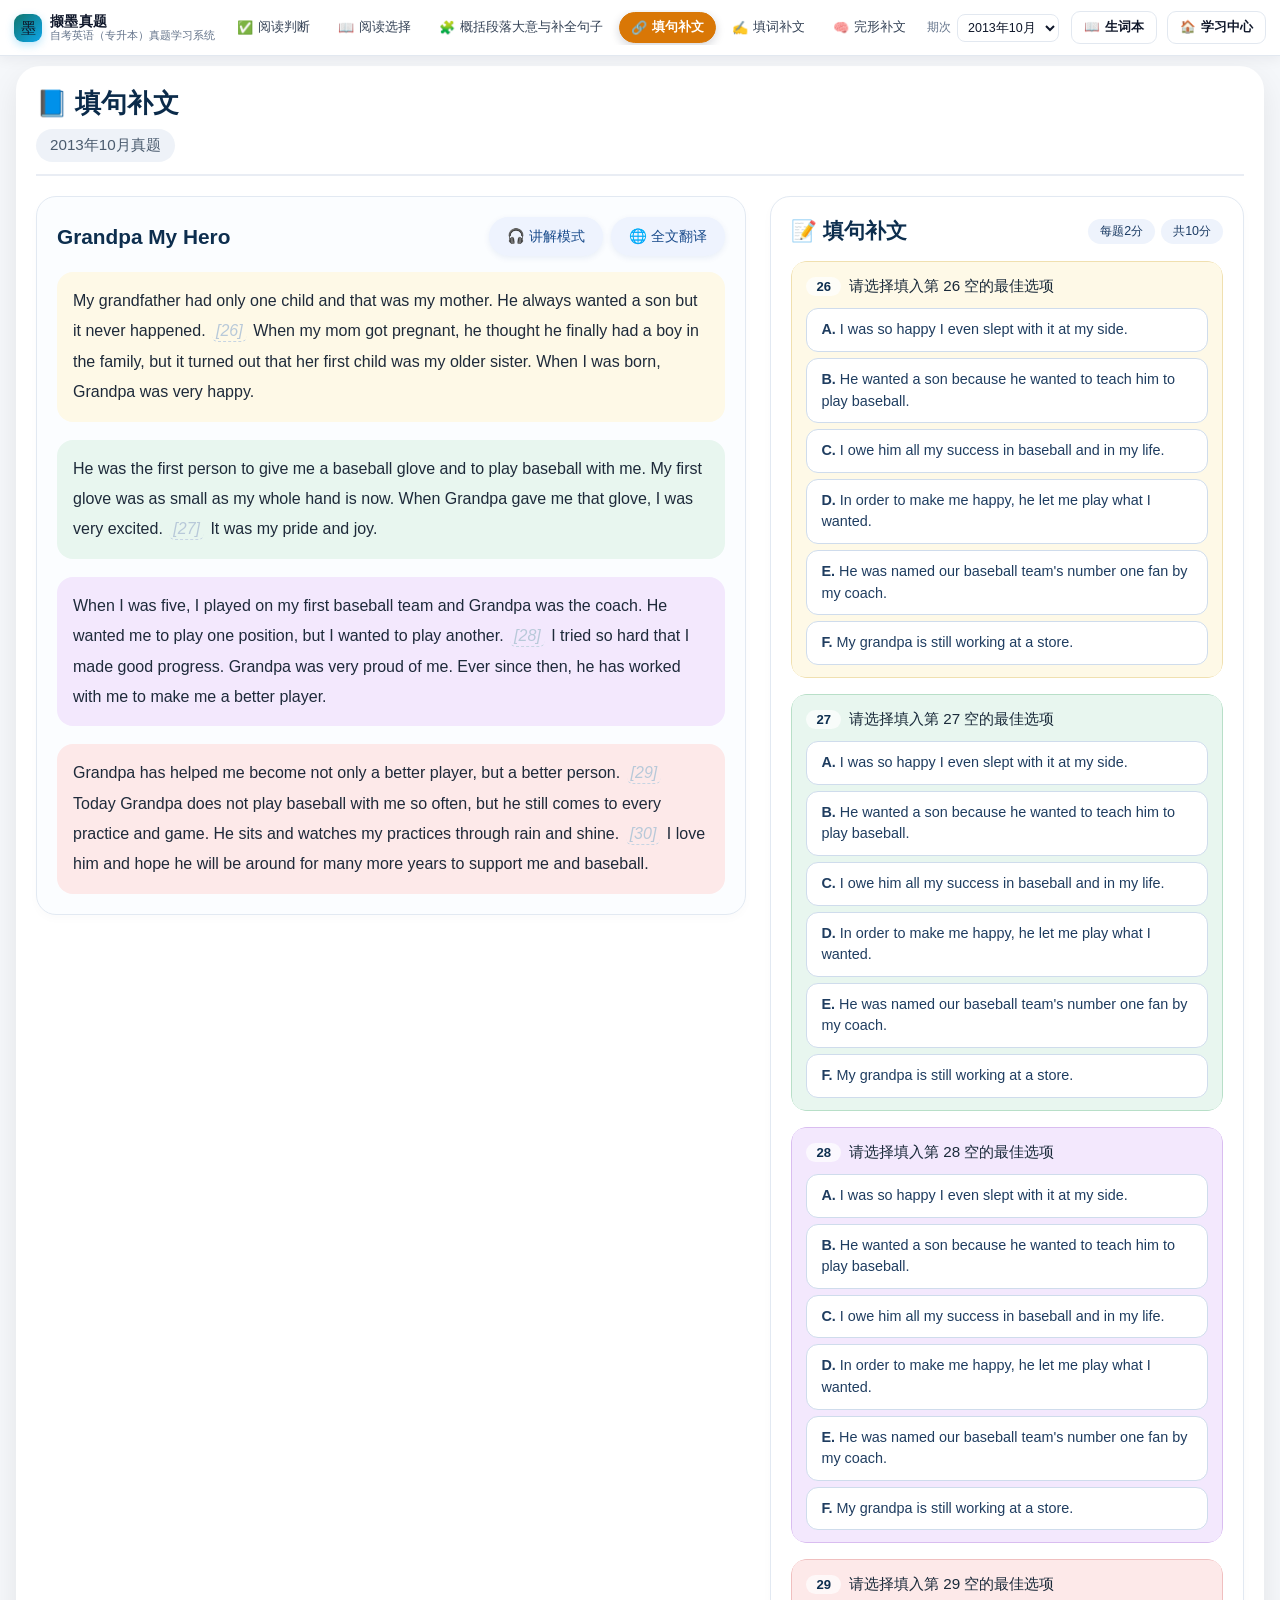
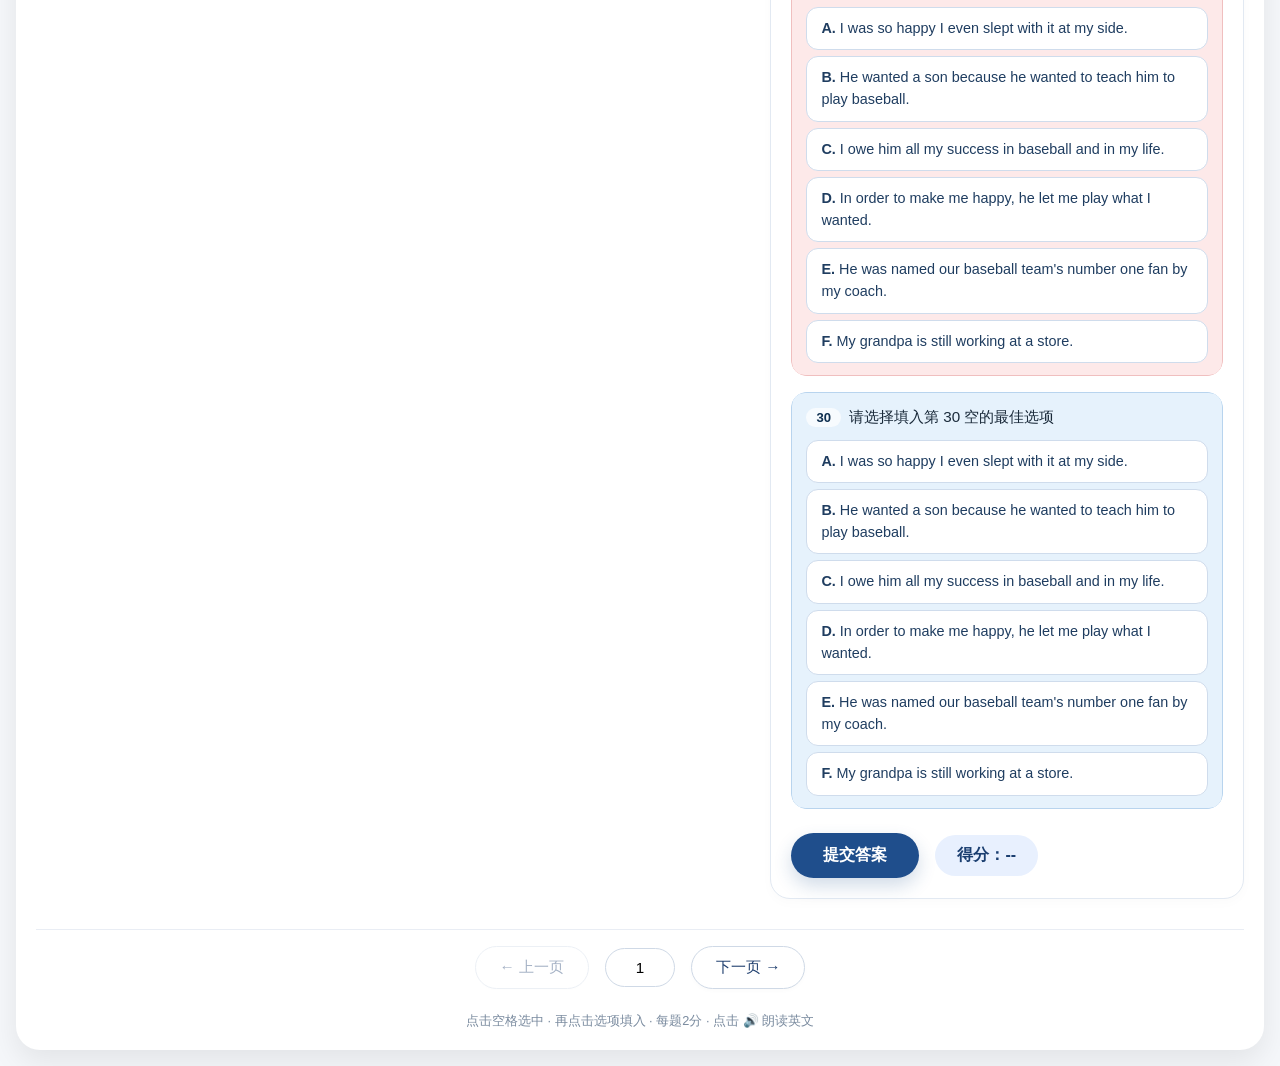
<file: modules/tianju/index.html>
<!DOCTYPE html>
<html lang="en">
<head>
    <meta charset="UTF-8">
    <meta name="viewport" content="width=device-width, initial-scale=1.0, maximum-scale=1.0, user-scalable=yes">
    <title>填句补文 · 在线练习</title>
    <style>
        * { box-sizing: border-box; margin: 0; padding: 0; }
        body {
            font-family: 'Segoe UI', Roboto, 'Helvetica Neue', sans-serif;
            background: #f5f7fa;
            padding: 16px;
            color: #1e2a3a;
        }
        .app {
            max-width: 1400px;
            margin: 0 auto;
            background: white;
            border-radius: 24px;
            box-shadow: 0 12px 30px rgba(0,0,0,0.08);
            padding: 20px;
        }
        h1 {
            font-size: 1.6rem;
            font-weight: 600;
            margin-bottom: 8px;
            color: #0b2b4a;
            display: flex;
            align-items: center;
            gap: 8px;
            flex-wrap: wrap;
        }
        .subhead {
            display: flex;
            justify-content: space-between;
            align-items: center;
            flex-wrap: wrap;
            margin-bottom: 20px;
            border-bottom: 2px solid #e9edf4;
            padding-bottom: 12px;
        }
        .subhead span {
            color: #4a5b6e;
            font-size: 0.95rem;
            background: #eef2f8;
            padding: 6px 14px;
            border-radius: 40px;
        }
        .main-panel {
            display: flex;
            gap: 24px;
            flex-wrap: wrap;
        }
        .left-col { flex: 6; min-width: 300px; }
        .right-col { flex: 4; min-width: 300px; }

        .article-card {
            background: #fbfdff;
            border-radius: 20px;
            padding: 20px;
            border: 1px solid #e2e9f2;
            box-shadow: 0 4px 10px rgba(0, 0, 0, 0.02);
            position: sticky;
            top: 20px;
        }
        .article-header {
            display: flex;
            justify-content: space-between;
            align-items: center;
            margin-bottom: 16px;
            flex-wrap: wrap;
            gap: 10px;
        }
        .article-header h2 {
            font-size: 1.3rem;
            font-weight: 600;
            color: #0d2e4e;
        }

        /* ===== 控制区：翻译按钮 + 音色选择 ===== */
        .article-controls {
            display: flex;
            align-items: center;
            gap: 8px;
            flex-wrap: wrap;
            justify-content: flex-end;
        }
        .translate-btn {
            background: #eef3fe;
            border: none;
            padding: 10px 18px;
            border-radius: 40px;
            font-weight: 500;
            color: #1a4c8c;
            cursor: pointer;
            display: flex;
            align-items: center;
            gap: 6px;
            font-size: 0.9rem;
            transition: background 0.2s;
            box-shadow: 0 2px 6px rgba(0, 70, 150, 0.08);
            -webkit-tap-highlight-color: transparent;
        }
        .translate-btn:hover { background: #d9e6ff; }
        .translate-btn.active {
            background: #1f4e8c;
            color: white;
        }

        /* ===== 音色选择下拉框 ===== */
        .voice-select {
            background: #ffffff;
            border: 1px solid #cfd9e6;
            padding: 9px 14px;
            border-radius: 40px;
            font-size: 0.85rem;
            color: #1e3e6e;
            cursor: pointer;
            outline: none;
            transition: border-color 0.2s;
            -webkit-appearance: none;
            appearance: none;
            background-image: url("data:image/svg+xml;charset=US-ASCII,%3Csvg%20xmlns%3D%22http%3A%2F%2Fwww.w3.org%2F2000%2Fsvg%22%20width%3D%22292.4%22%20height%3D%22292.4%22%3E%3Cpath%20fill%3D%22%231e3e6e%22%20d%3D%22M287%2069.4a17.6%2017.6%200%200%200-13-5.4H18.4c-5%200-9.3%201.8-12.9%205.4A17.6%2017.6%200%200%200%200%2082.2c0%205%201.8%209.3%205.4%2012.9l128%20127.9c3.6%203.6%207.8%205.4%2012.8%205.4s9.2-1.8%2012.8-5.4L287%2095c3.5-3.5%205.4-7.8%205.4-12.8%200-5-1.9-9.2-5.5-12.8z%22%2F%3E%3C%2Fsvg%3E");
            background-repeat: no-repeat;
            background-position: right 12px center;
            background-size: 10px;
            padding-right: 32px;
            max-width: 180px;
        }
        .voice-select:focus { border-color: #1f4e8c; }

        .para-block {
            margin-bottom: 18px;
            border-radius: 16px;
            padding: 14px 16px;
            transition: background 0.2s;
            line-height: 1.9;
            font-size: 1rem;
        }
        .para-block:last-child { margin-bottom: 0; }
        .para-1 { background: #fef9e7; }
        .para-2 { background: #e8f6ef; }
        .para-3 { background: #f3e8fd; }
        .para-4 { background: #fde9e9; }
        .para-5 { background: #e6f2fc; }
        .para-6 { background: #fef1e6; }

        .sentence-block { margin-bottom: 10px; }
        .sentence-block:last-child { margin-bottom: 0; }
        .sentence-line {
            font-weight: 500;
            color: #0a1f2e;
            line-height: 1.8;
            display: flex;
            align-items: flex-start;
            flex-wrap: wrap;
            gap: 4px;
        }
        .sentence-line .eng-text {
            flex: 1;
            min-width: 0;
        }
        .trans-text {
            color: #2d4f7c;
            font-size: 0.92rem;
            margin-top: 4px;
            padding-left: 12px;
            border-left: 3px solid #b8cce4;
            font-style: normal;
        }

        /* ===== 发音按钮 ===== */
        .speak-btn {
            display: inline-flex;
            align-items: center;
            justify-content: center;
            width: 24px;
            height: 24px;
            background: #e1eaf6;
            border-radius: 50%;
            color: #1e4b8a;
            font-size: 13px;
            cursor: pointer;
            flex-shrink: 0;
            transition: background 0.2s;
            user-select: none;
            vertical-align: middle;
            margin-left: 6px;
            margin-top: 3px;
            -webkit-tap-highlight-color: transparent;
        }
        .speak-btn:hover { background: #c2d6f0; }
        .speak-btn.speaking { background: #1f4e8c; color: #fff; }
        .speak-btn.loading { background: #ffe8a3; }

        /* ===== 空格标记 ===== */
        .blank-slot {
            display: inline;
            padding: 2px 4px;
            margin: 0 2px;
            border-radius: 6px;
            background: transparent;
            color: #a8bdd1;
            font-weight: 400;
            font-size: inherit;
            cursor: pointer;
            transition: all 0.2s;
            vertical-align: baseline;
            -webkit-tap-highlight-color: transparent;
            line-height: inherit;
            border: none;
        }
        .blank-slot:hover {
            background: #eef3fe;
            color: #1f4e8c;
        }
        .blank-slot.empty {
            color: #b8c9d9;
            font-style: italic;
            font-weight: 400;
            border-bottom: 1px dashed #c7d5e3;
        }
        .blank-slot.filled {
            color: #0e4d8b;
            font-weight: 600;
            background: #eef3fe;
            border-radius: 6px;
            padding: 2px 6px;
            font-style: normal;
            border-bottom: none;
        }
        .blank-slot.correct {
            color: #1a6f3c;
            background: #e8f6ef;
        }
        .blank-slot.wrong {
            color: #b13e3e;
            background: #fde9e9;
        }
        .blank-slot.active {
            box-shadow: 0 0 0 2px rgba(31, 78, 140, 0.35);
        }

        /* ===== 试题卡片 ===== */
        .quiz-card {
            background: #ffffff;
            border-radius: 20px;
            padding: 20px;
            border: 1px solid #e2e9f2;
            box-shadow: 0 4px 12px rgba(0,0,0,0.02);
        }
        .quiz-header {
            display: flex;
            justify-content: space-between;
            align-items: center;
            margin-bottom: 16px;
        }
        .quiz-header h2 {
            font-size: 1.3rem;
            font-weight: 600;
            color: #0d2e4e;
        }
        .quiz-header .info-tags {
            display: flex;
            gap: 6px;
            flex-wrap: wrap;
        }
        .quiz-header .info-tags span {
            background: #eef3fc;
            color: #1b3b63;
            padding: 4px 12px;
            border-radius: 30px;
            font-size: 0.78rem;
            font-weight: 500;
        }

        .question-wrapper {
            margin-bottom: 16px;
            border-radius: 16px;
            overflow: hidden;
        }
        .match-item {
            padding: 12px 14px;
            border-radius: 14px;
            border: 1px solid #e4ecf5;
            transition: background 0.2s;
            display: flex;
            flex-direction: column;
            gap: 10px;
        }
        .match-item .q-row {
            display: flex;
            align-items: baseline;
            gap: 8px;
            flex-wrap: wrap;
        }
        .match-item .q-label {
            font-weight: 600;
            color: #0e2f50;
            background: rgba(255,255,255,0.7);
            padding: 2px 10px;
            border-radius: 30px;
            font-size: 0.82rem;
            flex-shrink: 0;
        }
        .match-item .q-text {
            font-weight: 500;
            color: #1a2a3a;
            font-size: 0.95rem;
            line-height: 1.6;
        }
        .options {
            display: flex;
            flex-direction: column;
            gap: 6px;
        }
        .opt {
            background: #ffffff;
            border: 1px solid #cfdcec;
            padding: 10px 14px;
            border-radius: 12px;
            font-size: 0.9rem;
            color: #1f3d60;
            cursor: pointer;
            transition: all 0.12s;
            user-select: none;
            -webkit-tap-highlight-color: transparent;
            line-height: 1.5;
            text-align: left;
        }
        .opt.selected {
            background: #1f4e8c;
            border-color: #1f4e8c;
            color: white;
            box-shadow: 0 4px 8px rgba(31, 78, 140, 0.2);
        }
        .opt:active { transform: scale(0.99); }
        .opt.disabled { opacity: 0.7; pointer-events: none; }

        .explain-inline {
            margin-top: 8px;
            padding: 10px 14px;
            border-radius: 14px;
            font-size: 0.9rem;
            line-height: 1.6;
            border: 1px solid #e4ecf5;
            width: 100%;
        }
        .explain-inline .ans-line {
            display: flex;
            flex-wrap: wrap;
            align-items: center;
            gap: 10px;
            margin-bottom: 6px;
            font-weight: 500;
        }
        .explain-inline .ans-icon { font-size: 1.1rem; }
        .explain-inline .ans-tag {
            background: rgba(217,235,247,0.85);
            padding: 2px 10px;
            border-radius: 30px;
            font-size: 0.82rem;
            color: #1b4f72;
        }
        .explain-inline .correct-answer { color: #1a6f3c; font-weight: 600; }
        .explain-inline .wrong-answer { color: #b13e3e; font-weight: 600; }
        .explain-inline .ans-detail { color: #3a5a7a; margin-top: 4px; }

        .q-color-1  { background: #fef9e7; border-color: #f0e0b0; }
        .q-color-2  { background: #e8f6ef; border-color: #b8dfc8; }
        .q-color-3  { background: #f3e8fd; border-color: #d9bdf0; }
        .q-color-4  { background: #fde9e9; border-color: #f0bfbf; }
        .q-color-5  { background: #e6f2fc; border-color: #b8d4ee; }

        .submit-area {
            display: flex;
            gap: 16px;
            align-items: center;
            margin-top: 24px;
            flex-wrap: wrap;
        }
        .submit-btn {
            background: #1f4e8c;
            color: white;
            border: none;
            padding: 12px 32px;
            border-radius: 40px;
            font-weight: 600;
            font-size: 1rem;
            cursor: pointer;
            box-shadow: 0 8px 18px rgba(31, 78, 140, 0.2);
            transition: background 0.2s;
            -webkit-tap-highlight-color: transparent;
        }
        .submit-btn:hover { background: #123b6b; }
        .submit-btn.reset { background: #5b7f9c; box-shadow: 0 8px 18px rgba(91, 127, 156, 0.2); }
        .submit-btn.reset:hover { background: #466a87; }
        .score-box {
            background: #e8f0fe;
            padding: 10px 22px;
            border-radius: 40px;
            font-weight: 600;
            color: #1a3e70;
        }

        .pager-bottom {
            display: flex;
            justify-content: center;
            align-items: center;
            gap: 16px;
            margin-top: 30px;
            padding: 16px 0 8px;
            flex-wrap: wrap;
            border-top: 1px solid #e9edf4;
        }
        .pager-bottom button {
            background: #ffffff;
            border: 1px solid #cfd9e6;
            padding: 10px 24px;
            border-radius: 40px;
            font-weight: 500;
            color: #1e3e6e;
            cursor: pointer;
            transition: all 0.15s;
            font-size: 0.95rem;
            box-shadow: 0 2px 4px rgba(0,0,0,0.02);
            -webkit-tap-highlight-color: transparent;
        }
        .pager-bottom button:hover:not(:disabled) {
            background: #e8f0fe;
            border-color: #3b7fc4;
        }
        .pager-bottom button:disabled {
            opacity: 0.4;
            cursor: not-allowed;
        }
        .pager-bottom input {
            width: 70px;
            text-align: center;
            padding: 10px 6px;
            border: 1px solid #cfd9e6;
            border-radius: 40px;
            font-size: 0.95rem;
            background: white;
            -moz-appearance: textfield;
        }
        .pager-bottom input::-webkit-outer-spin-button,
        .pager-bottom input::-webkit-inner-spin-button {
            -webkit-appearance: none;
            margin: 0;
        }

        .footnote {
            margin-top: 16px;
            font-size: 0.8rem;
            color: #7a8b9f;
            text-align: center;
        }
        .page-loading {
            text-align: center;
            padding: 60px 20px;
            color: #4a5b6e;
            font-size: 1rem;
        }

        @media (max-width: 800px) {
            .main-panel { flex-direction: column; }
            .article-card { position: static; }
            .app { padding: 14px; }
            .pager-bottom { gap: 10px; }
            .pager-bottom button { padding: 8px 16px; font-size: 0.85rem; }
            .pager-bottom input { width: 55px; padding: 8px 4px; }
            /* 手机端：标题、按钮、下拉框换行 */
            .article-header {
                flex-direction: column;
                align-items: flex-start;
            }
            .article-controls {
                width: 100%;
                justify-content: flex-start;
            }
            .voice-select {
                max-width: 100%;
                flex: 1;
                min-width: 130px;
            }
        }
    </style>
    <link rel="stylesheet" href="lecture-core.css">
    <!-- ===== 撷墨真题学习系统 · 外壳样式（统一顶部导航） ===== -->
    <script>document.documentElement.className += " xt-shell";</script>
    <link rel="stylesheet" href="../../_sys/sys.css">
    <link rel="stylesheet" href="../../_sys/dict.css">
    <link rel="icon" type="image/svg+xml" href="../../_sys/favicon.svg">
</head>
<body>
<div class="app" id="app">
    <div class="page-loading">⏳ 正在加载题库...</div>
</div>

<script src="lecture-core.js"></script>
<script src="translations-tianju.js"></script>
<script src="data-tianju.js"></script>

<script>
    // ========== 配置你的 Edge TTS Worker 地址 ==========
    const TTS_WORKER_URL = 'https://api.xiemojy.mom/v1/audio/speech';

    // 默认音色（英文）：美式女声 Jenny
    const DEFAULT_VOICE = 'en-US-AvaMultilingualNeural';
    const VOICE_STORAGE_KEY = 'tts_voice_preference_tianju';

    let currentPage = 0;
    let userAnswers = [];
    let submitted = [];
    let activeBlank = null;
    let translationOn = [];
    let ttsAudio = null;
    let audioUnlocked = false;

    const app = document.getElementById('app');

    // ========== 音色选择（持久化） ==========
    function loadVoicePreference() {
        try {
            const saved = localStorage.getItem(VOICE_STORAGE_KEY);
            return saved || DEFAULT_VOICE;
        } catch (e) {
            return DEFAULT_VOICE;
        }
    }
    function saveVoicePreference(v) {
        try { localStorage.setItem(VOICE_STORAGE_KEY, v); } catch (e) {}
    }

    function initState() {
        userAnswers = tianjuExams.map(exam => {
            const obj = {};
            ['26','27','28','29','30'].forEach(k => { obj[k] = null; });
            return obj;
        });
        submitted = tianjuExams.map(() => false);
        translationOn = tianjuExams.map(() => false);
    }

    function getOptionText(exam, letter) {
        if (!letter) return '';
        const opt = exam.options.find(o => o.letter === letter);
        return opt ? opt.text : letter;
    }

    function renderBlankSlots(text, exam, answers, isSubmitted, activeBlank) {
        let html = text;
        ['26','27','28','29','30'].forEach(k => {
            const marker = `[${k}]`;
            if (html.includes(marker)) {
                const userAns = answers[k];
                const correctAns = exam.answers[k];
                let slotClass = 'blank-slot';
                let slotContent = '';

                if (userAns) {
                    slotClass += ' filled';
                    const optText = getOptionText(exam, userAns);
                    slotContent = `<strong>${userAns}.</strong> ${optText}`;
                } else {
                    slotClass += ' empty';
                    slotContent = `[${k}]`;
                }

                if (isSubmitted) {
                    if (userAns === correctAns) slotClass += ' correct';
                    else slotClass += ' wrong';
                }
                if (activeBlank === k && !isSubmitted) slotClass += ' active';
                const slotHtml = `<span class="${slotClass}" data-blank="${k}" onclick="selectBlank('${k}')">${slotContent}</span>`;
                html = html.replace(marker, slotHtml);
            }
        });
        return html;
    }

    function replaceMarkersWithOptionText(text, exam, answers) {
        let result = text;
        ['26','27','28','29','30'].forEach(k => {
            const marker = `[${k}]`;
            if (result.includes(marker)) {
                const userAns = answers[k];
                if (userAns) {
                    const optText = getOptionText(exam, userAns);
                    result = result.replace(marker, optText);
                } else {
                    const correctLetter = exam.answers[k];
                    const optText = getOptionText(exam, correctLetter);
                    result = result.replace(marker, optText);
                }
            }
        });
        return result;
    }

    function render() {
        if (!tianjuExams.length) {
            app.innerHTML = '<div class="page-loading">⚠️ 题库数据为空，请检查 data-tianju.js</div>';
            return;
        }
        const exam = tianjuExams[currentPage];
        const isSubmitted = submitted[currentPage];
        const answers = userAnswers[currentPage];
        const showTrans = translationOn[currentPage];

        let correctCount = 0;
        ['26','27','28','29','30'].forEach(k => {
            if (answers[k] === exam.answers[k]) correctCount++;
        });
        const score = correctCount * 2;
        const totalScore = 10;

        // ========== 左侧文章 ==========
        let articleHtml = '';
        articleHtml += `<div class="article-header">`;
        articleHtml += `<h2>${exam.articleTitle}</h2>`;
        articleHtml += `<div class="article-controls">`;
        articleHtml += `<button class="lecture-enter-btn" id="lectureBtn" onclick="openLecture()">🎧 讲解模式</button>`;
        articleHtml += `<button class="translate-btn ${showTrans ? 'active' : ''}" id="translateBtn">🌐 ${showTrans ? '隐藏翻译' : '全文翻译'}</button>`;
        articleHtml += `<select class="voice-select" id="voiceSelect" style="display:${showTrans ? '' : 'none'};" title="选择发音音色">`;
        articleHtml += `<optgroup label="多语言（中英混读·推荐）">`;
        articleHtml += `<option value="en-US-AvaMultilingualNeural">🌐 Ava 多语言</option>`;
        articleHtml += `<option value="en-US-EmmaMultilingualNeural">🌐 Emma 多语言</option>`;
        articleHtml += `<option value="en-US-AndrewMultilingualNeural">🌐 Andrew 多语言</option>`;
        articleHtml += `<option value="en-US-BrianMultilingualNeural">🌐 Brian 多语言</option>`;
        articleHtml += `<option value="zh-CN-XiaoxiaoMultilingualNeural">🌐 晓晓 多语言</option>`;
        articleHtml += `<option value="zh-CN-XiaochenMultilingualNeural">🌐 晓辰 多语言</option>`;
        articleHtml += `<option value="zh-CN-XiaoyuMultilingualNeural">🌐 晓宇 多语言</option>`;
        articleHtml += `<option value="zh-CN-YunyiMultilingualNeural">🌐 云希 多语言</option>`;
        articleHtml += `</optgroup>`;
        articleHtml += `<optgroup label="纯英文（仅读英文）">`;
        articleHtml += `<option value="en-US-JennyNeural">👩 美式女声 Jenny</option>`;
        articleHtml += `<option value="en-US-AriaNeural">👩 美式女声 Aria</option>`;
        articleHtml += `<option value="en-US-GuyNeural">👨 美式男声 Guy</option>`;
        articleHtml += `<option value="en-GB-SoniaNeural">👩 英式女声 Sonia</option>`;
        articleHtml += `<option value="en-GB-RyanNeural">👨 英式男声 Ryan</option>`;
        articleHtml += `<option value="en-AU-NatashaNeural">👩 澳式女声 Natasha</option>`;
        articleHtml += `</optgroup>`;
        articleHtml += `</select>`;
        articleHtml += `</div>`;
        articleHtml += `</div>`;

        const transDict = (typeof translationsTianju !== 'undefined' && translationsTianju[exam.id]) || {};

        // 供「点词查词」使用：当期 挖空句 / 填答句 → 中文翻译
        window.__xtTrans = {};
        exam.passage.forEach(function (paraText) {
            const xtSentences = String(paraText).match(/[^.!?]+[.!?]*/g) || [paraText];
            xtSentences.forEach(function (sent) {
                const trimmed = sent.trim();
                if (!trimmed) return;
                const filledText = replaceMarkersWithOptionText(trimmed, exam, answers);
                const zh = transDict[filledText] || transDict[trimmed] || '';
                if (zh) {
                    window.__xtTrans[trimmed] = zh;
                    if (filledText) window.__xtTrans[filledText] = zh;
                }
            });
        });

        exam.passage.forEach((paraText, pIdx) => {
            const colorClass = `para-${(pIdx % 6) + 1}`;

            if (showTrans) {
                const sentences = paraText.match(/[^.!?]+[.!?]*/g) || [paraText];
                let sentencesHtml = '';
                sentences.forEach(sent => {
                    const trimmed = sent.trim();
                    if (!trimmed) return;

                    const filledText = replaceMarkersWithOptionText(trimmed, exam, answers);
                    const replacedHtml = renderBlankSlots(trimmed, exam, answers, isSubmitted, activeBlank);
                    const zh = transDict[filledText] || transDict[trimmed] || '';

                    sentencesHtml += `<div class="sentence-block">`;
                    sentencesHtml += `<div class="sentence-line">`;
                    sentencesHtml += `<span class="eng-text">${replacedHtml}</span>`;
                    sentencesHtml += `<span class="speak-btn" data-speak="${encodeURIComponent(filledText)}" onclick="speakSentence(this)" title="点击朗读英文"><svg viewBox="0 0 24 24" width="13" height="13" style="display:block" fill="currentColor" aria-hidden="true"><path d="M3 9v6h4l5 5V4L7 9H3z"/><path d="M16 8.6a5 5 0 0 1 0 6.8M18.5 6a8.5 8.5 0 0 1 0 12" fill="none" stroke="currentColor" stroke-width="2" stroke-linecap="round"/></svg></span>`;
                    sentencesHtml += `</div>`;
                    if (zh) sentencesHtml += `<div class="trans-text">${zh}</div>`;
                    sentencesHtml += `</div>`;
                });
                articleHtml += `<div class="para-block ${colorClass}">${sentencesHtml}</div>`;
            } else {
                const paraHtml = renderBlankSlots(paraText, exam, answers, isSubmitted, activeBlank);
                articleHtml += `<div class="para-block ${colorClass}">${paraHtml}</div>`;
            }
        });

        // ========== 右侧试题 ==========
        let quizHtml = '';
        quizHtml += `<div class="quiz-header">`;
        quizHtml += `<h2>📝 填句补文</h2>`;
        quizHtml += `<div class="info-tags"><span>每题2分</span><span>共10分</span></div>`;
        quizHtml += `</div>`;

        ['26','27','28','29','30'].forEach((k, qIdx) => {
            const userAns = answers[k];
            const colorClass = `q-color-${(qIdx % 5) + 1}`;

            quizHtml += `<div class="question-wrapper" id="wrapper-${k}">`;
            quizHtml += `<div class="match-item ${colorClass}" data-qid="${k}">`;
            quizHtml += `<div class="q-row"><span class="q-label">${k}</span><span class="q-text">请选择填入第 ${k} 空的最佳选项</span></div>`;
            quizHtml += `<div class="options">`;
            exam.options.forEach(opt => {
                const selectedClass = (userAns === opt.letter) ? 'selected' : '';
                const disabledClass = isSubmitted ? 'disabled' : '';
                quizHtml += `<div class="opt ${selectedClass} ${disabledClass}" data-qid="${k}" data-opt="${opt.letter}" onclick="selectOption(this, '${k}', '${opt.letter}')"><strong>${opt.letter}.</strong> ${opt.text}</div>`;
            });
            quizHtml += `</div></div>`;

            quizHtml += `<div class="explain-inline ${colorClass}" id="explain-${k}" style="display:none;"></div>`;
            quizHtml += `</div>`;
        });

        // ========== 提交区 ==========
        let submitAreaHtml = '';
        if (!isSubmitted) {
            submitAreaHtml += `<div class="submit-area">`;
            submitAreaHtml += `<button class="submit-btn" id="submitBtn">提交答案</button>`;
            submitAreaHtml += `<div class="score-box" id="scoreDisplay">得分：--</div>`;
            submitAreaHtml += `</div>`;
        } else {
            submitAreaHtml += `<div class="submit-area">`;
            submitAreaHtml += `<button class="submit-btn reset" id="resetBtn">重新作答</button>`;
            submitAreaHtml += `<div class="score-box" id="scoreDisplay">得分：${score} / ${totalScore}</div>`;
            submitAreaHtml += `</div>`;
        }

        // ========== 整体组装 ==========
        const html = `
            <h1>📘 填句补文</h1>
            <div class="subhead">
                <span id="examInfo">${exam.session}真题</span>
            </div>
            <div class="main-panel">
                <div class="left-col">
                    <div class="article-card" id="articleCard">
                        ${articleHtml}
                    </div>
                </div>
                <div class="right-col">
                    <div class="quiz-card" id="quizCard">
                        ${quizHtml}
                        ${submitAreaHtml}
                    </div>
                </div>
            </div>
            <div class="pager-bottom">
                <button id="prevBtn" ${currentPage === 0 ? 'disabled' : ''}>← 上一页</button>
                <input type="number" id="pageInput" min="1" max="${tianjuExams.length}" value="${currentPage + 1}" inputmode="numeric">
                <button id="nextBtn" ${currentPage === tianjuExams.length - 1 ? 'disabled' : ''}>下一页 →</button>
            </div>
            <div class="footnote">点击空格选中 · 再点击选项填入 · 每题2分 · 点击 🔊 朗读英文</div>
        `;

        app.innerHTML = html;

        // 恢复音色选择
        const voiceSelect = document.getElementById('voiceSelect');
        if (voiceSelect) {
            voiceSelect.value = loadVoicePreference();
            voiceSelect.addEventListener('change', () => {
                saveVoicePreference(voiceSelect.value);
            });
        }

        // 若已提交，填充详解
        if (isSubmitted) {
            ['26','27','28','29','30'].forEach(k => {
                const explainDiv = document.getElementById(`explain-${k}`);
                if (!explainDiv) return;
                const userAns = answers[k];
                const correctAns = exam.answers[k];
                const isCorrect = userAns === correctAns;
                const icon = isCorrect ? '✅' : '❌';
                const explanation = exam.explanations[k] || '暂无解析';
                let detail = '';
                if (userAns) {
                    detail = `<span class="${isCorrect ? 'correct-answer' : 'wrong-answer'}">你的答案：${userAns} ${isCorrect ? '✓' : '✗'}</span>`;
                } else {
                    detail = `<span class="wrong-answer">未作答</span>`;
                }
                explainDiv.innerHTML = `
                    <div class="ans-line">
                        <span class="ans-icon">${icon}</span>
                        <span class="ans-tag">正确答案：${correctAns}</span>
                        ${detail}
                    </div>
                    <div class="ans-detail"><strong>解析：</strong>${explanation}</div>
                `;
                explainDiv.style.display = 'block';
            });
        }

        bindEvents();
    }

    // ========== 英文句子朗读（走 Cloudflare Worker TTS） ==========
    window.speakSentence = async function(el) {
        const text = decodeURIComponent(el.getAttribute('data-speak') || '');
        if (!text) return;

        if (el.dataset.loading === '1') return;
        el.dataset.loading = '1';
        el.classList.add('loading');

        try {
            if (ttsAudio) {
                try {
                    ttsAudio.pause();
                    ttsAudio.currentTime = 0;
                } catch (e) {}
                ttsAudio = null;
            }

            const voice = loadVoicePreference();

            const response = await fetch(TTS_WORKER_URL, {
                method: 'POST',
                headers: { 'Content-Type': 'application/json' },
                body: JSON.stringify({
                    input: text,
                    voice: voice
                })
            });

            if (!response.ok) throw new Error('TTS 接口返回 ' + response.status);

            const blob = await response.blob();
            const audioUrl = URL.createObjectURL(blob);
            ttsAudio = new Audio(audioUrl);
            ttsAudio.setAttribute('playsinline', 'true');
            ttsAudio.setAttribute('webkit-playsinline', 'true');

            ttsAudio.onended = () => {
                URL.revokeObjectURL(audioUrl);
                el.classList.remove('speaking');
                el.classList.remove('loading');
                el.dataset.loading = '';
            };
            ttsAudio.onerror = () => {
                URL.revokeObjectURL(audioUrl);
                el.classList.remove('speaking');
                el.classList.remove('loading');
                el.dataset.loading = '';
            };

            el.classList.remove('loading');
            el.classList.add('speaking');

            try {
                await ttsAudio.play();
                audioUnlocked = true;
            } catch (playErr) {
                console.error('播放失败:', playErr);
                el.classList.remove('speaking');
                el.dataset.loading = '';
                URL.revokeObjectURL(audioUrl);
                if (!audioUnlocked) {
                    alert('请再点击一次发音按钮（微信需激活音频权限）');
                }
            }
        } catch (err) {
            console.error('TTS 播放失败:', err);
            el.classList.remove('speaking');
            el.classList.remove('loading');
            el.dataset.loading = '';
            alert('语音播放失败：' + err.message);
        }
    };

    window.selectBlank = function(blankId) {
        if (submitted[currentPage]) return;
        activeBlank = blankId;
        render();
    };

    window.selectOption = function(el, blankId, letter) {
        if (submitted[currentPage]) return;
        const answers = userAnswers[currentPage];
        ['26','27','28','29','30'].forEach(k => {
            if (answers[k] === letter && k !== blankId) answers[k] = null;
        });
        answers[blankId] = letter;
        render();
    };

    function bindEvents() {
        const translateBtn = document.getElementById('translateBtn');
        if (translateBtn) {
            translateBtn.addEventListener('click', () => {
                translationOn[currentPage] = !translationOn[currentPage];
                render();
            });
        }

        const submitBtn = document.getElementById('submitBtn');
        if (submitBtn) {
            submitBtn.addEventListener('click', () => {
                const answers = userAnswers[currentPage];
                let allAnswered = true;
                ['26','27','28','29','30'].forEach(k => {
                    if (!answers[k]) allAnswered = false;
                });
                if (!allAnswered) { alert('请先完成所有空格再提交。'); return; }
                submitted[currentPage] = true;
                activeBlank = null;
                render();
            });
        }

        const resetBtn = document.getElementById('resetBtn');
        if (resetBtn) {
            resetBtn.addEventListener('click', () => {
                const answers = userAnswers[currentPage];
                ['26','27','28','29','30'].forEach(k => { answers[k] = null; });
                submitted[currentPage] = false;
                activeBlank = null;
                render();
            });
        }

        const prevBtn = document.getElementById('prevBtn');
        if (prevBtn) {
            prevBtn.addEventListener('click', () => {
                if (currentPage > 0) goToPage(currentPage - 1);
            });
        }
        const nextBtn = document.getElementById('nextBtn');
        if (nextBtn) {
            nextBtn.addEventListener('click', () => {
                if (currentPage < tianjuExams.length - 1) goToPage(currentPage + 1);
            });
        }
        const pageInput = document.getElementById('pageInput');
        if (pageInput) {
            const handleJump = () => {
                let val = parseInt(pageInput.value, 10);
                if (isNaN(val)) { pageInput.value = currentPage + 1; return; }
                if (val < 1) val = 1;
                if (val > tianjuExams.length) val = tianjuExams.length;
                if (val - 1 === currentPage) { pageInput.value = currentPage + 1; return; }
                goToPage(val - 1);
            };
            pageInput.addEventListener('blur', handleJump);
            pageInput.addEventListener('keydown', (e) => {
                if (e.key === 'Enter') { e.preventDefault(); handleJump(); pageInput.blur(); }
            });
            pageInput.addEventListener('focus', () => { pageInput.select(); });
        }
    }

    function goToPage(page) {
        if (page < 0 || page >= tianjuExams.length) return;
        currentPage = page;
        activeBlank = null;
        if (ttsAudio) {
            try { ttsAudio.pause(); } catch (e) {}
            ttsAudio = null;
        }
        render();
        window.scrollTo({ top: 0, behavior: 'smooth' });
    }

    function init() {
        if (typeof tianjuExams === 'undefined' || !Array.isArray(tianjuExams)) {
            app.innerHTML = '<div class="page-loading">❌ 题库数据加载失败，请检查 data-tianju.js</div>';
            return;
        }
        initState();
        render();
    }

    // iOS 微信音频解锁：页面加载后预播放一段极短的静音音频
    function unlockIOSAudio() {
        try {
            const silent = new Audio('[data-uri]');
            silent.volume = 0;
            silent.play().catch(() => {});
        } catch (e) { /* 忽略 */ }
    }
    // ========== 讲解模式入口 ==========
    function openLecture() {
        var exam = tianjuExams[currentPage];
        if (!exam) { alert('题库数据未就绪'); return; }
        if (!window.LectureCore || !window.LectureAdapter) { alert('讲解模式组件未加载'); return; }
        try { if (typeof unlockAudio === 'function') unlockAudio(); } catch (e) {}
        window.LectureCore.open(exam, {});
    }
    window.openLecture = openLecture;


    window.addEventListener('load', () => {
        unlockIOSAudio();
        setTimeout(init, 100);
    });
</script>
<script src="lecture-adapter.js"></script>
<!-- ===== 撷墨真题学习系统 · 外壳脚本（统一导航 + 期次同步） ===== -->
<script src="../../_sys/catalog.js"></script>
<script src="../../_sys/sys.js"></script>
<script src="../../_sys/dict.js"></script>
</body>
</html>
</file>
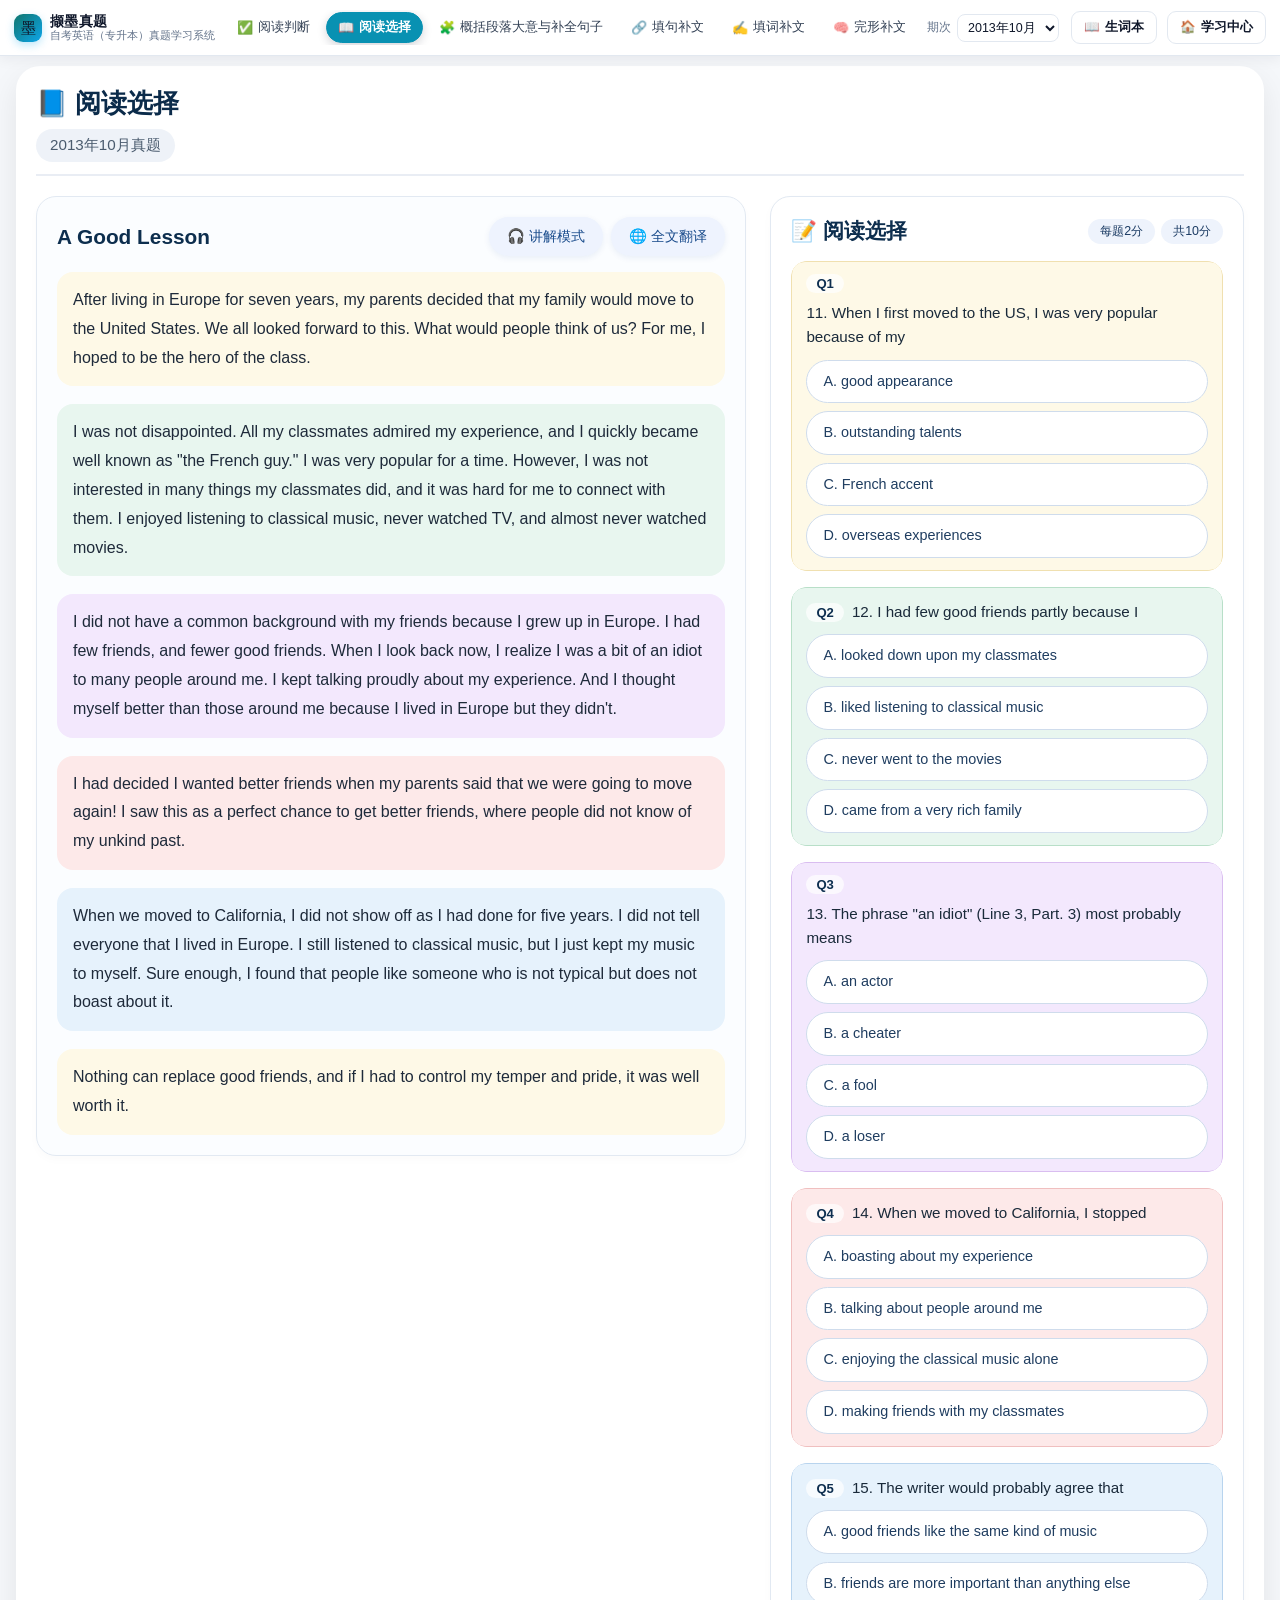
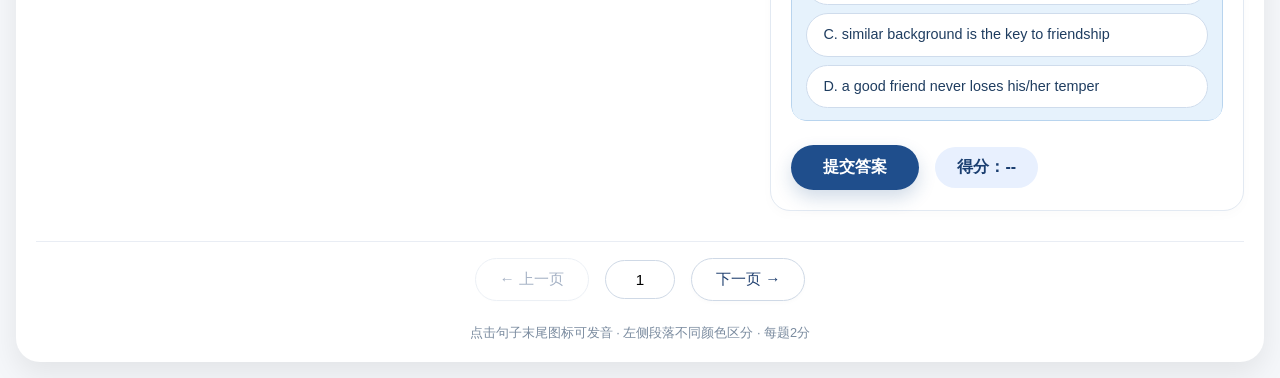
<file: modules/ydxz/index.html>
<!DOCTYPE html>
<html lang="en">
<head>
    <meta charset="UTF-8">
    <meta name="viewport" content="width=device-width, initial-scale=1.0, maximum-scale=1.0, user-scalable=yes">
    <title>阅读选择 · 在线练习</title>
    <style>
        /* 防止移动端双击朗读图标/按钮触发页面缩放 */
        body, button, .speaker, .opt, select, input {
            touch-action: manipulation;
        }
        * { box-sizing: border-box; margin: 0; padding: 0; }
        body {
            font-family: 'Segoe UI', Roboto, 'Helvetica Neue', sans-serif;
            background: #f5f7fa;
            padding: 16px;
            color: #1e2a3a;
        }
        .app {
            max-width: 1400px;
            margin: 0 auto;
            background: white;
            border-radius: 24px;
            box-shadow: 0 12px 30px rgba(0,0,0,0.08);
            padding: 20px;
        }
        h1 {
            font-size: 1.6rem;
            font-weight: 600;
            margin-bottom: 8px;
            color: #0b2b4a;
            display: flex;
            align-items: center;
            gap: 8px;
            flex-wrap: wrap;
        }
        .subhead {
            display: flex;
            justify-content: space-between;
            align-items: center;
            flex-wrap: wrap;
            margin-bottom: 20px;
            border-bottom: 2px solid #e9edf4;
            padding-bottom: 12px;
        }
        .subhead span {
            color: #4a5b6e;
            font-size: 0.95rem;
            background: #eef2f8;
            padding: 6px 14px;
            border-radius: 40px;
        }
        .main-panel {
            display: flex;
            gap: 24px;
            flex-wrap: wrap;
        }
        .left-col { flex: 6; min-width: 300px; }
        .right-col { flex: 4; min-width: 300px; }

        /* ===== 文章卡片 ===== */
        .article-card {
            background: #fbfdff;
            border-radius: 20px;
            padding: 20px;
            border: 1px solid #e2e9f2;
            box-shadow: 0 4px 10px rgba(0, 0, 0, 0.02);
            position: sticky;
            top: 20px;
        }
        .article-header {
            display: flex;
            justify-content: space-between;
            align-items: center;
            margin-bottom: 16px;
            flex-wrap: wrap;
            gap: 10px;
        }
        .article-header h2 {
            font-size: 1.3rem;
            font-weight: 600;
            color: #0d2e4e;
        }

        /* ===== 控制区：翻译按钮 + 音色选择 ===== */
        .article-controls {
            display: flex;
            align-items: center;
            gap: 8px;
            flex-wrap: wrap;
            justify-content: flex-end;
        }
        .translate-btn {
            background: #eef3fe;
            border: none;
            padding: 10px 18px;
            border-radius: 40px;
            font-weight: 500;
            color: #1a4c8c;
            cursor: pointer;
            display: flex;
            align-items: center;
            gap: 6px;
            font-size: 0.9rem;
            transition: background 0.2s;
            box-shadow: 0 2px 6px rgba(0, 70, 150, 0.08);
            -webkit-tap-highlight-color: transparent;
        }
        .translate-btn:hover { background: #d9e6ff; }
        .translate-btn.active {
            background: #1f4e8c;
            color: white;
        }

        /* ===== 音色选择下拉框 ===== */
        .voice-select {
            background: #ffffff;
            border: 1px solid #cfd9e6;
            padding: 9px 14px;
            border-radius: 40px;
            font-size: 0.85rem;
            color: #1e3e6e;
            cursor: pointer;
            outline: none;
            transition: border-color 0.2s;
            -webkit-appearance: none;
            appearance: none;
            background-image: url("data:image/svg+xml;charset=US-ASCII,%3Csvg%20xmlns%3D%22http%3A%2F%2Fwww.w3.org%2F2000%2Fsvg%22%20width%3D%22292.4%22%20height%3D%22292.4%22%3E%3Cpath%20fill%3D%22%231e3e6e%22%20d%3D%22M287%2069.4a17.6%2017.6%200%200%200-13-5.4H18.4c-5%200-9.3%201.8-12.9%205.4A17.6%2017.6%200%200%200%200%2082.2c0%205%201.8%209.3%205.4%2012.9l128%20127.9c3.6%203.6%207.8%205.4%2012.8%205.4s9.2-1.8%2012.8-5.4L287%2095c3.5-3.5%205.4-7.8%205.4-12.8%200-5-1.9-9.2-5.5-12.8z%22%2F%3E%3C%2Fsvg%3E");
            background-repeat: no-repeat;
            background-position: right 12px center;
            background-size: 10px;
            padding-right: 32px;
            max-width: 180px;
        }
        .voice-select:focus { border-color: #1f4e8c; }

        /* 段落背景色 */
        .para-block {
            margin-bottom: 18px;
            border-radius: 16px;
            padding: 14px 16px;
            transition: background 0.2s;
            line-height: 1.8;
            font-size: 1rem;
        }
        .para-block:last-child { margin-bottom: 0; }
        .para-1 { background: #fef9e7; }
        .para-2 { background: #e8f6ef; }
        .para-3 { background: #f3e8fd; }
        .para-4 { background: #fde9e9; }
        .para-5 { background: #e6f2fc; }

        .para-block .eng-text {
            display: block;
            word-break: break-word;
        }
        .sentence-block { margin-bottom: 10px; }
        .sentence-block:last-child { margin-bottom: 0; }
        .sentence-line {
            display: flex;
            align-items: flex-start;
            gap: 6px;
            flex-wrap: wrap;
        }
        .eng-sentence-text { flex: 1; min-width: 0; }
        .speaker {
            display: inline-flex;
            align-items: center;
            justify-content: center;
            width: 24px;
            height: 24px;
            background: #e1eaf6;
            border-radius: 50%;
            color: #1e4b8a;
            font-size: 13px;
            cursor: pointer;
            flex-shrink: 0;
            transition: background 0.2s;
            user-select: none;
            vertical-align: middle;
            margin-left: 6px;
            -webkit-tap-highlight-color: transparent;
        }
        .speaker:hover { background: #c2d6f0; }
        .speaker.speaking { background: #1f4e8c; color: #fff; }
        .speaker.loading { background: #ffe8a3; }
        .trans-text {
            color: #2d4f7c;
            font-size: 0.92rem;
            margin-top: 4px;
            display: block;
            border-left: 3px solid #b8cce4;
            padding-left: 12px;
            margin-left: 0;
            font-style: normal;
        }
        .highlight-source {
            background-color: #fff3bf !important;
            box-shadow: 0 0 0 2px #f0d77b;
            border-radius: 6px;
            padding: 2px 4px;
            margin: 0 -4px;
        }
        .sentence-line.highlight-source { padding: 4px 6px; }

        /* ===== 试题卡片 ===== */
        .quiz-card {
            background: #ffffff;
            border-radius: 20px;
            padding: 20px;
            border: 1px solid #e2e9f2;
            box-shadow: 0 4px 12px rgba(0,0,0,0.02);
        }
        .quiz-header {
            display: flex;
            justify-content: space-between;
            align-items: center;
            margin-bottom: 16px;
        }
        .quiz-header h2 {
            font-size: 1.3rem;
            font-weight: 600;
            color: #0d2e4e;
        }
        .quiz-header .info-tags {
            display: flex;
            gap: 6px;
            flex-wrap: wrap;
        }
        .quiz-header .info-tags span {
            background: #eef3fc;
            color: #1b3b63;
            padding: 4px 12px;
            border-radius: 30px;
            font-size: 0.78rem;
            font-weight: 500;
        }

        .question-wrapper {
            margin-bottom: 16px;
            border-radius: 16px;
            overflow: hidden;
        }
        .match-item {
            padding: 12px 14px;
            border-radius: 14px;
            border: 1px solid #e4ecf5;
            transition: background 0.2s;
            display: flex;
            flex-direction: column;
            gap: 10px;
        }
        .match-item .q-row {
            display: flex;
            align-items: baseline;
            gap: 8px;
            flex-wrap: wrap;
        }
        .match-item .q-label {
            font-weight: 600;
            color: #0e2f50;
            background: rgba(255,255,255,0.7);
            padding: 2px 10px;
            border-radius: 30px;
            font-size: 0.82rem;
            flex-shrink: 0;
        }
        .match-item .q-text {
            font-weight: 500;
            color: #1a2a3a;
            font-size: 0.95rem;
            line-height: 1.6;
        }
        .options { display: flex; flex-direction: column; gap: 8px; }
        .opt {
            background: #ffffff;
            border: 1px solid #cfdcec;
            padding: 10px 16px;
            border-radius: 40px;
            font-size: 0.9rem;
            color: #1f3d60;
            cursor: pointer;
            transition: all 0.12s;
            user-select: none;
            -webkit-tap-highlight-color: transparent;
            text-align: left;
            line-height: 1.5;
        }
        .opt.selected {
            background: #1f4e8c;
            border-color: #1f4e8c;
            color: white;
            box-shadow: 0 4px 8px rgba(31, 78, 140, 0.2);
        }
        .opt:active { transform: scale(0.99); }
        .opt.disabled { opacity: 0.7; pointer-events: none; }

        .explain-inline {
            margin-top: 8px;
            padding: 10px 14px;
            border-radius: 14px;
            font-size: 0.9rem;
            line-height: 1.6;
            border: 1px solid #e4ecf5;
            width: 100%;
        }
        .explain-inline .ans-line {
            display: flex;
            flex-wrap: wrap;
            align-items: center;
            gap: 10px;
            margin-bottom: 6px;
            font-weight: 500;
        }
        .explain-inline .ans-icon { font-size: 1.1rem; }
        .explain-inline .ans-tag {
            background: rgba(217,235,247,0.85);
            padding: 2px 10px;
            border-radius: 30px;
            font-size: 0.82rem;
            color: #1b4f72;
        }
        .explain-inline .correct-answer { color: #1a6f3c; font-weight: 600; }
        .explain-inline .wrong-answer { color: #b13e3e; font-weight: 600; }
        .explain-inline .ans-detail { color: #3a5a7a; margin-top: 4px; }

        .source-btn {
            background: rgba(232,240,250,0.9);
            border: 1px solid #b8cde0;
            padding: 5px 16px;
            border-radius: 40px;
            font-size: 0.83rem;
            font-weight: 500;
            color: #136b9c;
            cursor: pointer;
            transition: all 0.15s;
            margin-top: 8px;
            display: inline-flex;
            align-items: center;
            gap: 5px;
            -webkit-tap-highlight-color: transparent;
        }
        .source-btn:active { background: #d0e2f2; }
        .source-btn.active {
            background: #136b9c;
            color: white;
            border-color: #136b9c;
        }

        .q-color-1  { background: #fef9e7; border-color: #f0e0b0; }
        .q-color-2  { background: #e8f6ef; border-color: #b8dfc8; }
        .q-color-3  { background: #f3e8fd; border-color: #d9bdf0; }
        .q-color-4  { background: #fde9e9; border-color: #f0bfbf; }
        .q-color-5  { background: #e6f2fc; border-color: #b8d4ee; }

        .submit-area {
            display: flex;
            gap: 16px;
            align-items: center;
            margin-top: 24px;
            flex-wrap: wrap;
        }
        .submit-btn {
            background: #1f4e8c;
            color: white;
            border: none;
            padding: 12px 32px;
            border-radius: 40px;
            font-weight: 600;
            font-size: 1rem;
            cursor: pointer;
            box-shadow: 0 8px 18px rgba(31, 78, 140, 0.2);
            transition: background 0.2s;
            -webkit-tap-highlight-color: transparent;
        }
        .submit-btn:hover { background: #123b6b; }
        .submit-btn.reset { background: #5b7f9c; box-shadow: 0 8px 18px rgba(91, 127, 156, 0.2); }
        .submit-btn.reset:hover { background: #466a87; }
        .score-box {
            background: #e8f0fe;
            padding: 10px 22px;
            border-radius: 40px;
            font-weight: 600;
            color: #1a3e70;
        }

        .pager-bottom {
            display: flex;
            justify-content: center;
            align-items: center;
            gap: 16px;
            margin-top: 30px;
            padding: 16px 0 8px;
            flex-wrap: wrap;
            border-top: 1px solid #e9edf4;
        }
        .pager-bottom button {
            background: #ffffff;
            border: 1px solid #cfd9e6;
            padding: 10px 24px;
            border-radius: 40px;
            font-weight: 500;
            color: #1e3e6e;
            cursor: pointer;
            transition: all 0.15s;
            font-size: 0.95rem;
            box-shadow: 0 2px 4px rgba(0,0,0,0.02);
            -webkit-tap-highlight-color: transparent;
        }
        .pager-bottom button:hover:not(:disabled) {
            background: #e8f0fe;
            border-color: #3b7fc4;
        }
        .pager-bottom button:disabled {
            opacity: 0.4;
            cursor: not-allowed;
        }
        .pager-bottom input {
            width: 70px;
            text-align: center;
            padding: 10px 6px;
            border: 1px solid #cfd9e6;
            border-radius: 40px;
            font-size: 0.95rem;
            background: white;
            -moz-appearance: textfield;
        }
        .pager-bottom input::-webkit-outer-spin-button,
        .pager-bottom input::-webkit-inner-spin-button {
            -webkit-appearance: none;
            margin: 0;
        }

        .footnote {
            margin-top: 16px;
            font-size: 0.8rem;
            color: #7a8b9f;
            text-align: center;
        }
        .page-loading {
            text-align: center;
            padding: 60px 20px;
            color: #4a5b6e;
            font-size: 1rem;
        }

        @media (max-width: 800px) {
            .main-panel { flex-direction: column; }
            .article-card { position: static; }
            .app { padding: 14px; }
            .pager-bottom { gap: 10px; }
            .pager-bottom button { padding: 8px 16px; font-size: 0.85rem; }
            .pager-bottom input { width: 55px; padding: 8px 4px; }
            .opt { padding: 10px 14px; font-size: 0.88rem; }
            /* 手机端：标题、按钮、下拉框换行 */
            .article-header {
                flex-direction: column;
                align-items: flex-start;
            }
            .article-controls {
                width: 100%;
                justify-content: flex-start;
            }
            .voice-select {
                max-width: 100%;
                flex: 1;
                min-width: 130px;
            }
        }
    </style>
    <link rel="stylesheet" href="lecture-core.css">
    <!-- ===== 撷墨真题学习系统 · 外壳样式（统一顶部导航） ===== -->
    <script>document.documentElement.className += " xt-shell";</script>
    <link rel="stylesheet" href="../../_sys/sys.css">
    <link rel="stylesheet" href="../../_sys/dict.css">
    <link rel="icon" type="image/svg+xml" href="../../_sys/favicon.svg">
</head>
<body>
<div class="app" id="app">
    <div class="page-loading">⏳ 正在加载题库...</div>
</div>

<!-- 引入数据文件（先翻译后题库） -->
<script src="lecture-core.js"></script>
<script src="translations.js"></script>
<script src="data.js"></script>

<script>
    // ========== 配置你的 Edge TTS Worker 地址 ==========
    const TTS_WORKER_URL = 'https://api.xiemojy.mom/v1/audio/speech';
    const USE_TTS_WORKER = true; // 使用 Cloudflare Worker 合成音频

    // 默认音色（英文）：美式女声 Jenny
    const DEFAULT_VOICE = 'en-US-AvaMultilingualNeural';
    const VOICE_STORAGE_KEY = 'tts_voice_preference_reading_select';

    let examsData = [];
    let currentPage = 0;
    let userAnswers = [];
    let submitted = [];
    let translateOn = [];
    let activeSourceIndex = null;
    let currentSpeakBtn = null;
    let globalAudio = null;
    let audioUnlocked = false;

    const app = document.getElementById('app');

    // ========== 音色选择（持久化） ==========
    function loadVoicePreference() {
        try {
            const saved = localStorage.getItem(VOICE_STORAGE_KEY);
            return saved || DEFAULT_VOICE;
        } catch (e) {
            return DEFAULT_VOICE;
        }
    }
    function saveVoicePreference(v) {
        try { localStorage.setItem(VOICE_STORAGE_KEY, v); } catch (e) {}
    }

    function initState() {
        userAnswers = examsData.map(exam => Array(exam.questions.length).fill(null));
        submitted = examsData.map(() => false);
        translateOn = examsData.map(() => false);
    }

    function getGlobalAudio() {
        if (!globalAudio) {
            globalAudio = new Audio();
            globalAudio.preload = 'auto';
            globalAudio.setAttribute('playsinline', 'true');
            globalAudio.setAttribute('webkit-playsinline', 'true');
        }
        return globalAudio;
    }

    function stopSpeech() {
        if (globalAudio) {
            try {
                globalAudio.pause();
                globalAudio.currentTime = 0;
            } catch (e) {}
        }
        if (currentSpeakBtn) {
            currentSpeakBtn.classList.remove('speaking');
            currentSpeakBtn.classList.remove('loading');
            currentSpeakBtn = null;
        }
        if ('speechSynthesis' in window) {
            try { window.speechSynthesis.cancel(); } catch (e) {}
        }
    }

    // 必须在用户点击手势内同步调用，否则异步请求回来后浏览器会拒绝自动播放
    function unlockAudio() {
        if (audioUnlocked) return;
        try {
            const audio = getGlobalAudio();
            audio.volume = 0;
            audio.src = '[data-uri]';
            const p = audio.play();
            if (p && p.catch) p.catch(() => {});
            audio.volume = 1;
            audioUnlocked = true;
        } catch (e) { /* 忽略 */ }
    }

    async function speakText(text, btnEl) {
        if (currentSpeakBtn === btnEl && globalAudio && !globalAudio.paused) {
            stopSpeech();
            return;
        }
        stopSpeech();

        if (btnEl) {
            btnEl.classList.add('loading');
            currentSpeakBtn = btnEl;
        }

        // 超时控制：TTS 无响应时不再无限等待
        const controller = new AbortController();
        const timeoutId = setTimeout(() => controller.abort(), 20000);

        if (USE_TTS_WORKER) {
            try {
                const voice = loadVoicePreference();
                const response = await fetch(TTS_WORKER_URL, {
                    method: 'POST',
                    headers: { 'Content-Type': 'application/json' },
                    body: JSON.stringify({
                        input: text,
                        voice: voice,
                        speed: 0.95
                    }),
                    signal: controller.signal
                });
                clearTimeout(timeoutId);
                if (!response.ok) throw new Error(`TTS 请求失败: ${response.status}`);
                const arrayBuffer = await response.arrayBuffer();
                const blob = new Blob([arrayBuffer], { type: 'audio/mpeg' });
                const audioUrl = URL.createObjectURL(blob);
                const audio = getGlobalAudio();
                audio.src = audioUrl;

                if (btnEl) {
                    btnEl.classList.remove('loading');
                    btnEl.classList.add('speaking');
                }

                audio.onended = null;
                audio.onerror = null;

                audio.onended = () => {
                    if (btnEl) btnEl.classList.remove('speaking');
                    if (currentSpeakBtn === btnEl) currentSpeakBtn = null;
                    URL.revokeObjectURL(audioUrl);
                };
                audio.onerror = () => {
                    if (btnEl) btnEl.classList.remove('speaking');
                    if (currentSpeakBtn === btnEl) currentSpeakBtn = null;
                    URL.revokeObjectURL(audioUrl);
                };

                try {
                    await audio.play();
                    audioUnlocked = true;
                } catch (playErr) {
                    console.error('播放失败:', playErr);
                    if (btnEl) btnEl.classList.remove('speaking');
                    currentSpeakBtn = null;
                    URL.revokeObjectURL(audioUrl);
                    if (!audioUnlocked) {
                        alert('请再点击一次发音按钮（微信需激活音频权限）');
                    }
                }
                return;
            } catch (err) {
                clearTimeout(timeoutId);
                console.error('Worker TTS 失败，回退到内置语音:', err);
                if (btnEl) btnEl.classList.remove('loading');
            }
        } else {
            clearTimeout(timeoutId);
        }

        // 回退到浏览器内置语音
        if ('speechSynthesis' in window) {
            const utterance = new SpeechSynthesisUtterance(text);
            utterance.lang = 'en-US';
            utterance.rate = 0.9;
            utterance.onstart = () => {
                if (btnEl) {
                    btnEl.classList.remove('loading');
                    btnEl.classList.add('speaking');
                }
            };
            utterance.onend = () => {
                if (btnEl) btnEl.classList.remove('speaking');
                if (currentSpeakBtn === btnEl) currentSpeakBtn = null;
            };
            utterance.onerror = () => {
                if (btnEl) btnEl.classList.remove('speaking');
                if (currentSpeakBtn === btnEl) currentSpeakBtn = null;
            };
            try { window.speechSynthesis.cancel(); } catch (e) {}
            window.speechSynthesis.speak(utterance);
        } else {
            if (btnEl) btnEl.classList.remove('loading');
            alert('您的浏览器不支持语音朗读。');
        }
    }

    // ========== 渲染 ==========
    function render() {
        if (!examsData.length) {
            app.innerHTML = '<div class="page-loading">⚠️ 题库数据为空，请检查 data.js</div>';
            return;
        }
        const exam = examsData[currentPage];
        const isSubmitted = submitted[currentPage];
        const translationOn = translateOn[currentPage];

        let correctCount = 0;
        exam.questions.forEach((q, idx) => {
            if (userAnswers[currentPage][idx] === q.answer) correctCount++;
        });
        const score = correctCount * 2;
        const totalScore = exam.questions.length * 2;

        let highlightText = '';
        if (isSubmitted && activeSourceIndex !== null) {
            const q = exam.questions[activeSourceIndex];
            if (q && q.sourceSentence) highlightText = q.sourceSentence.trim();
        }

        // ========== 左侧文章 ==========
        let articleHtml = '';
        articleHtml += `<div class="article-header">`;
        articleHtml += `<h2 id="articleTitle">${exam.articleTitle || exam.session}</h2>`;
        articleHtml += `<div class="article-controls">`;
        articleHtml += `<button class="lecture-enter-btn" id="lectureBtn" onclick="openLecture()">🎧 讲解模式</button>`;
        articleHtml += `<button class="translate-btn ${translationOn ? 'active' : ''}" id="translateBtn">🌐 ${translationOn ? '隐藏翻译' : '全文翻译'}</button>`;
        articleHtml += `<select class="voice-select" id="voiceSelect" style="display:${translationOn ? '' : 'none'};" title="选择发音音色">`;
        articleHtml += `<optgroup label="多语言（中英混读·推荐）">`;
        articleHtml += `<option value="en-US-AvaMultilingualNeural">🌐 Ava 多语言</option>`;
        articleHtml += `<option value="en-US-EmmaMultilingualNeural">🌐 Emma 多语言</option>`;
        articleHtml += `<option value="en-US-AndrewMultilingualNeural">🌐 Andrew 多语言</option>`;
        articleHtml += `<option value="en-US-BrianMultilingualNeural">🌐 Brian 多语言</option>`;
        articleHtml += `<option value="zh-CN-XiaoxiaoMultilingualNeural">🌐 晓晓 多语言</option>`;
        articleHtml += `<option value="zh-CN-XiaochenMultilingualNeural">🌐 晓辰 多语言</option>`;
        articleHtml += `<option value="zh-CN-XiaoyuMultilingualNeural">🌐 晓宇 多语言</option>`;
        articleHtml += `<option value="zh-CN-YunyiMultilingualNeural">🌐 云希 多语言</option>`;
        articleHtml += `</optgroup>`;
        articleHtml += `<optgroup label="纯英文（仅读英文）">`;
        articleHtml += `<option value="en-US-JennyNeural">👩 美式女声 Jenny</option>`;
        articleHtml += `<option value="en-US-AriaNeural">👩 美式女声 Aria</option>`;
        articleHtml += `<option value="en-US-GuyNeural">👨 美式男声 Guy</option>`;
        articleHtml += `<option value="en-GB-SoniaNeural">👩 英式女声 Sonia</option>`;
        articleHtml += `<option value="en-GB-RyanNeural">👨 英式男声 Ryan</option>`;
        articleHtml += `<option value="en-AU-NatashaNeural">👩 澳式女声 Natasha</option>`;
        articleHtml += `</optgroup>`;
        articleHtml += `</select>`;
        articleHtml += `</div>`;
        articleHtml += `</div>`;

        const translationDict = (typeof translationsMap !== 'undefined' && translationsMap[exam.session]) || {};

        exam.articleParas.forEach((p, pIdx) => {
            const colorClass = `para-${(pIdx % 5) + 1}`;
            articleHtml += `<div class="para-block ${colorClass}">`;

            if (translationOn) {
                const sentences = p.text.match(/[^.!?]+[.!?]*/g) || [p.text];
                sentences.forEach((sentence) => {
                    const trimmed = sentence.trim();
                    if (!trimmed) return;
                    const isHighlight = highlightText && (
                        trimmed.includes(highlightText) || highlightText.includes(trimmed)
                    );
                    const translation = translationDict[trimmed] || '';
                    articleHtml += `<div class="sentence-block">`;
                    articleHtml += `<div class="sentence-line ${isHighlight ? 'highlight-source' : ''}">`;
                    articleHtml += `<span class="eng-sentence-text">${trimmed}</span>`;
                    articleHtml += `<span class="speaker" data-text="${encodeURIComponent(trimmed)}" title="发音"><svg viewBox="0 0 24 24" width="13" height="13" style="display:block" fill="currentColor" aria-hidden="true"><path d="M3 9v6h4l5 5V4L7 9H3z"/><path d="M16 8.6a5 5 0 0 1 0 6.8M18.5 6a8.5 8.5 0 0 1 0 12" fill="none" stroke="currentColor" stroke-width="2" stroke-linecap="round"/></svg></span>`;
                    articleHtml += `</div>`;
                    if (translation) {
                        articleHtml += `<div class="trans-text">${translation}</div>`;
                    }
                    articleHtml += `</div>`;
                });
            } else {
                let paraText = p.text;
                if (highlightText) {
                    const escapedSource = highlightText.replace(/[.*+?^${}()|[\]\\]/g, '\\$&');
                    const regex = new RegExp(`(${escapedSource})`, 'g');
                    if (regex.test(paraText)) {
                        paraText = paraText.replace(regex, '<span class="highlight-source">$1</span>');
                    }
                }
                articleHtml += `<div class="eng-text">${paraText}</div>`;
            }

            articleHtml += `</div>`;
        });

        // ========== 右侧试题 ==========
        let quizHtml = '';
        quizHtml += `<div class="quiz-header">`;
        quizHtml += `<h2>📝 阅读选择</h2>`;
        quizHtml += `<div class="info-tags"><span>每题2分</span><span>共10分</span></div>`;
        quizHtml += `</div>`;

        exam.questions.forEach((q, qIdx) => {
            const userAns = userAnswers[currentPage][qIdx];
            const colorClass = `q-color-${(qIdx % 5) + 1}`;

            quizHtml += `<div class="question-wrapper" id="wrapper-${qIdx}">`;
            quizHtml += `<div class="match-item ${colorClass}" data-qid="${qIdx}">`;
            quizHtml += `<div class="q-row"><span class="q-label">Q${qIdx + 1}</span><span class="q-text">${q.q}</span></div>`;
            quizHtml += `<div class="options">`;
            q.options.forEach((optText, optIdx) => {
                const selectedClass = (userAns === optIdx) ? 'selected' : '';
                const disabledClass = isSubmitted ? 'disabled' : '';
                const letter = String.fromCharCode(65 + optIdx);
                const hasPrefix = /^[A-D][\.\、\s]/.test(optText.trim());
                const displayText = hasPrefix ? optText : `${letter}. ${optText}`;
                quizHtml += `<div class="opt ${selectedClass} ${disabledClass}" data-qid="${qIdx}" data-opt="${optIdx}" onclick="selectOption(this, '${qIdx}', '${optIdx}')">${displayText}</div>`;
            });
            quizHtml += `</div></div>`;

            quizHtml += `<div class="explain-inline ${colorClass}" id="explain-${qIdx}" style="display:none;"></div>`;
            quizHtml += `</div>`;
        });

        // ========== 提交区 ==========
        let submitAreaHtml = '';
        if (!isSubmitted) {
            submitAreaHtml += `<div class="submit-area">`;
            submitAreaHtml += `<button class="submit-btn" id="submitBtn">提交答案</button>`;
            submitAreaHtml += `<div class="score-box" id="scoreDisplay">得分：--</div>`;
            submitAreaHtml += `</div>`;
        } else {
            submitAreaHtml += `<div class="submit-area">`;
            submitAreaHtml += `<button class="submit-btn reset" id="resetBtn">重新作答</button>`;
            submitAreaHtml += `<div class="score-box" id="scoreDisplay">得分：${score} / ${totalScore}</div>`;
            submitAreaHtml += `</div>`;
        }

        // ========== 整体组装 ==========
        const html = `
            <h1>📘 阅读选择</h1>
            <div class="subhead">
                <span id="examInfo">${exam.session}真题</span>
            </div>
            <div class="main-panel">
                <div class="left-col">
                    <div class="article-card" id="articleCard">${articleHtml}</div>
                </div>
                <div class="right-col">
                    <div class="quiz-card" id="quizCard">
                        ${quizHtml}
                        ${submitAreaHtml}
                    </div>
                </div>
            </div>
            <div class="pager-bottom">
                <button id="prevBtn" ${currentPage === 0 ? 'disabled' : ''}>← 上一页</button>
                <input type="number" id="pageInput" min="1" max="${examsData.length}" value="${currentPage + 1}" inputmode="numeric">
                <button id="nextBtn" ${currentPage === examsData.length - 1 ? 'disabled' : ''}>下一页 →</button>
            </div>
            <div class="footnote">点击句子末尾图标可发音 · 左侧段落不同颜色区分 · 每题2分</div>
        `;

        app.innerHTML = html;

        // 恢复音色选择
        const voiceSelect = document.getElementById('voiceSelect');
        if (voiceSelect) {
            voiceSelect.value = loadVoicePreference();
            voiceSelect.addEventListener('change', () => {
                saveVoicePreference(voiceSelect.value);
            });
        }

        bindEvents();
        bindSpeakButtons();

        if (highlightText) {
            setTimeout(() => {
                const el = document.querySelector('.highlight-source');
                if (el) el.scrollIntoView({ behavior: 'smooth', block: 'center' });
            }, 100);
        }
    }

    // ========== 选项点击 ==========
    window.selectOption = function(el, qIdx, optIdx) {
        if (submitted[currentPage]) return;
        const qIdxNum = parseInt(qIdx, 10);
        const optIdxNum = parseInt(optIdx, 10);
        userAnswers[currentPage][qIdxNum] = optIdxNum;
        const parent = el.closest('.match-item');
        if (parent) {
            parent.querySelectorAll('.opt').forEach(o => o.classList.remove('selected'));
        }
        el.classList.add('selected');
    };

    // ========== 发音按钮绑定 ==========
    function bindSpeakButtons() {
        document.querySelectorAll('.speaker').forEach(btn => {
            btn.addEventListener('click', (e) => {
                e.stopPropagation();
                e.preventDefault();
                // 在手势内同步解锁音频，避免 fetch 返回后 play() 被浏览器拦截
                unlockAudio();
                const text = decodeURIComponent(btn.dataset.text || '');
                if (text) speakText(text, btn);
            });
        });
    }

    // ========== 事件绑定 ==========
    function bindEvents() {
        const exam = examsData[currentPage];

        const transBtn = document.getElementById('translateBtn');
        if (transBtn) {
            transBtn.addEventListener('click', () => {
                stopSpeech();
                translateOn[currentPage] = !translateOn[currentPage];
                render();
            });
        }

        const submitBtn = document.getElementById('submitBtn');
        if (submitBtn) {
            submitBtn.addEventListener('click', () => {
                let allAnswered = true;
                for (let i = 0; i < exam.questions.length; i++) {
                    if (userAnswers[currentPage][i] === null) { allAnswered = false; break; }
                }
                if (!allAnswered) { alert('请先完成所有题目再提交。'); return; }
                submitted[currentPage] = true;
                activeSourceIndex = null;
                stopSpeech();
                render();
                exam.questions.forEach((q, qIdx) => {
                    fillExplain(qIdx);
                });
            });
        }

        const resetBtn = document.getElementById('resetBtn');
        if (resetBtn) {
            resetBtn.addEventListener('click', () => {
                exam.questions.forEach((_, idx) => { userAnswers[currentPage][idx] = null; });
                submitted[currentPage] = false;
                activeSourceIndex = null;
                stopSpeech();
                render();
            });
        }

        const prevBtn = document.getElementById('prevBtn');
        if (prevBtn) {
            prevBtn.addEventListener('click', () => {
                if (currentPage > 0) goToPage(currentPage - 1);
            });
        }
        const nextBtn = document.getElementById('nextBtn');
        if (nextBtn) {
            nextBtn.addEventListener('click', () => {
                if (currentPage < examsData.length - 1) goToPage(currentPage + 1);
            });
        }
        const pageInput = document.getElementById('pageInput');
        if (pageInput) {
            const handleJump = () => {
                let val = parseInt(pageInput.value, 10);
                if (isNaN(val)) { pageInput.value = currentPage + 1; return; }
                if (val < 1) val = 1;
                if (val > examsData.length) val = examsData.length;
                if (val - 1 === currentPage) { pageInput.value = currentPage + 1; return; }
                goToPage(val - 1);
            };
            pageInput.addEventListener('blur', handleJump);
            pageInput.addEventListener('keydown', (e) => {
                if (e.key === 'Enter') { e.preventDefault(); handleJump(); pageInput.blur(); }
            });
            pageInput.addEventListener('focus', () => { pageInput.select(); });
        }
    }

    // ========== 填充单题详解 ==========
    function fillExplain(qIdx) {
        const exam = examsData[currentPage];
        const q = exam.questions[qIdx];
        const userAns = userAnswers[currentPage][qIdx];
        const isCorrect = userAns === q.answer;
        const icon = isCorrect ? '✅' : '❌';
        const correctLetter = String.fromCharCode(65 + q.answer);
        const userLetter = userAns !== null ? String.fromCharCode(65 + userAns) : '未作答';
        const explainDiv = document.getElementById(`explain-${qIdx}`);
        if (!explainDiv) return;

        let html = '';
        html += `<div class="ans-line">`;
        html += `<span class="ans-icon">${icon}</span>`;
        html += `<span class="ans-tag">正确答案：${correctLetter}</span>`;
        if (userAns !== null) {
            html += `<span class="${isCorrect ? 'correct-answer' : 'wrong-answer'}">你的答案：${userLetter} ${isCorrect ? '✓' : '✗'}</span>`;
        } else {
            html += `<span class="wrong-answer">未作答</span>`;
        }
        html += `</div>`;
        html += `<div class="ans-detail"><strong>解析：</strong>${q.explanation || '暂无解析'}</div>`;
        if (q.sourceSentence) {
            const isActive = activeSourceIndex === qIdx;
            html += `<button class="source-btn ${isActive ? 'active' : ''}" data-qidx="${qIdx}">📍 ${isActive ? '取消来源' : '答案来源'}</button>`;
        }
        explainDiv.innerHTML = html;
        explainDiv.style.display = 'block';

        const sourceBtn = explainDiv.querySelector('.source-btn');
        if (sourceBtn) {
            sourceBtn.addEventListener('click', (e) => {
                e.stopPropagation();
                if (activeSourceIndex === qIdx) {
                    activeSourceIndex = null;
                } else {
                    activeSourceIndex = qIdx;
                }
                render();
                examsData[currentPage].questions.forEach((_, idx) => fillExplain(idx));
            });
        }
    }

    // ========== 分页跳转 ==========
    function goToPage(page) {
        if (page < 0 || page >= examsData.length) return;
        stopSpeech();
        currentPage = page;
        activeSourceIndex = null;
        render();
        window.scrollTo({ top: 0, behavior: 'smooth' });
    }

    // ========== 数据加载 ==========
    function loadData() {
        if (typeof exams === 'undefined' || !Array.isArray(exams)) {
            app.innerHTML = '<div class="page-loading">❌ 题库数据加载失败，请检查 data.js</div>';
            return;
        }
        examsData = exams;
        initState();
        render();
    }

    // ========== 讲解模式入口 ==========
    function openLecture() {
        const exam = examsData[currentPage];
        if (!exam) { alert('题库数据未就绪'); return; }
        if (!window.LectureCore || !window.LectureAdapter) { alert('讲解模式组件未加载'); return; }
        if (typeof unlockAudio === 'function') { try { unlockAudio(); } catch (e) {} }
        window.LectureCore.open(exam, {
            onClose: function () { /* 关闭后无需重绘 */ }
        });
    }
    window.openLecture = openLecture;

    // iOS 微信音频解锁：页面加载后预播放一段极短的静音音频
    function unlockIOSAudio() {
        try {
            const silent = new Audio('[data-uri]');
            silent.volume = 0;
            silent.play().catch(() => {});
        } catch (e) { /* 忽略 */ }
    }

    window.addEventListener('load', () => {
        unlockIOSAudio();
        setTimeout(loadData, 100);
    });
</script>
<script src="lecture-adapter.js"></script>
<!-- ===== 撷墨真题学习系统 · 外壳脚本（统一导航 + 期次同步） ===== -->
<script src="../../_sys/catalog.js"></script>
<script src="../../_sys/sys.js"></script>
<script src="../../_sys/dict.js"></script>
</body>
</html>
</file>
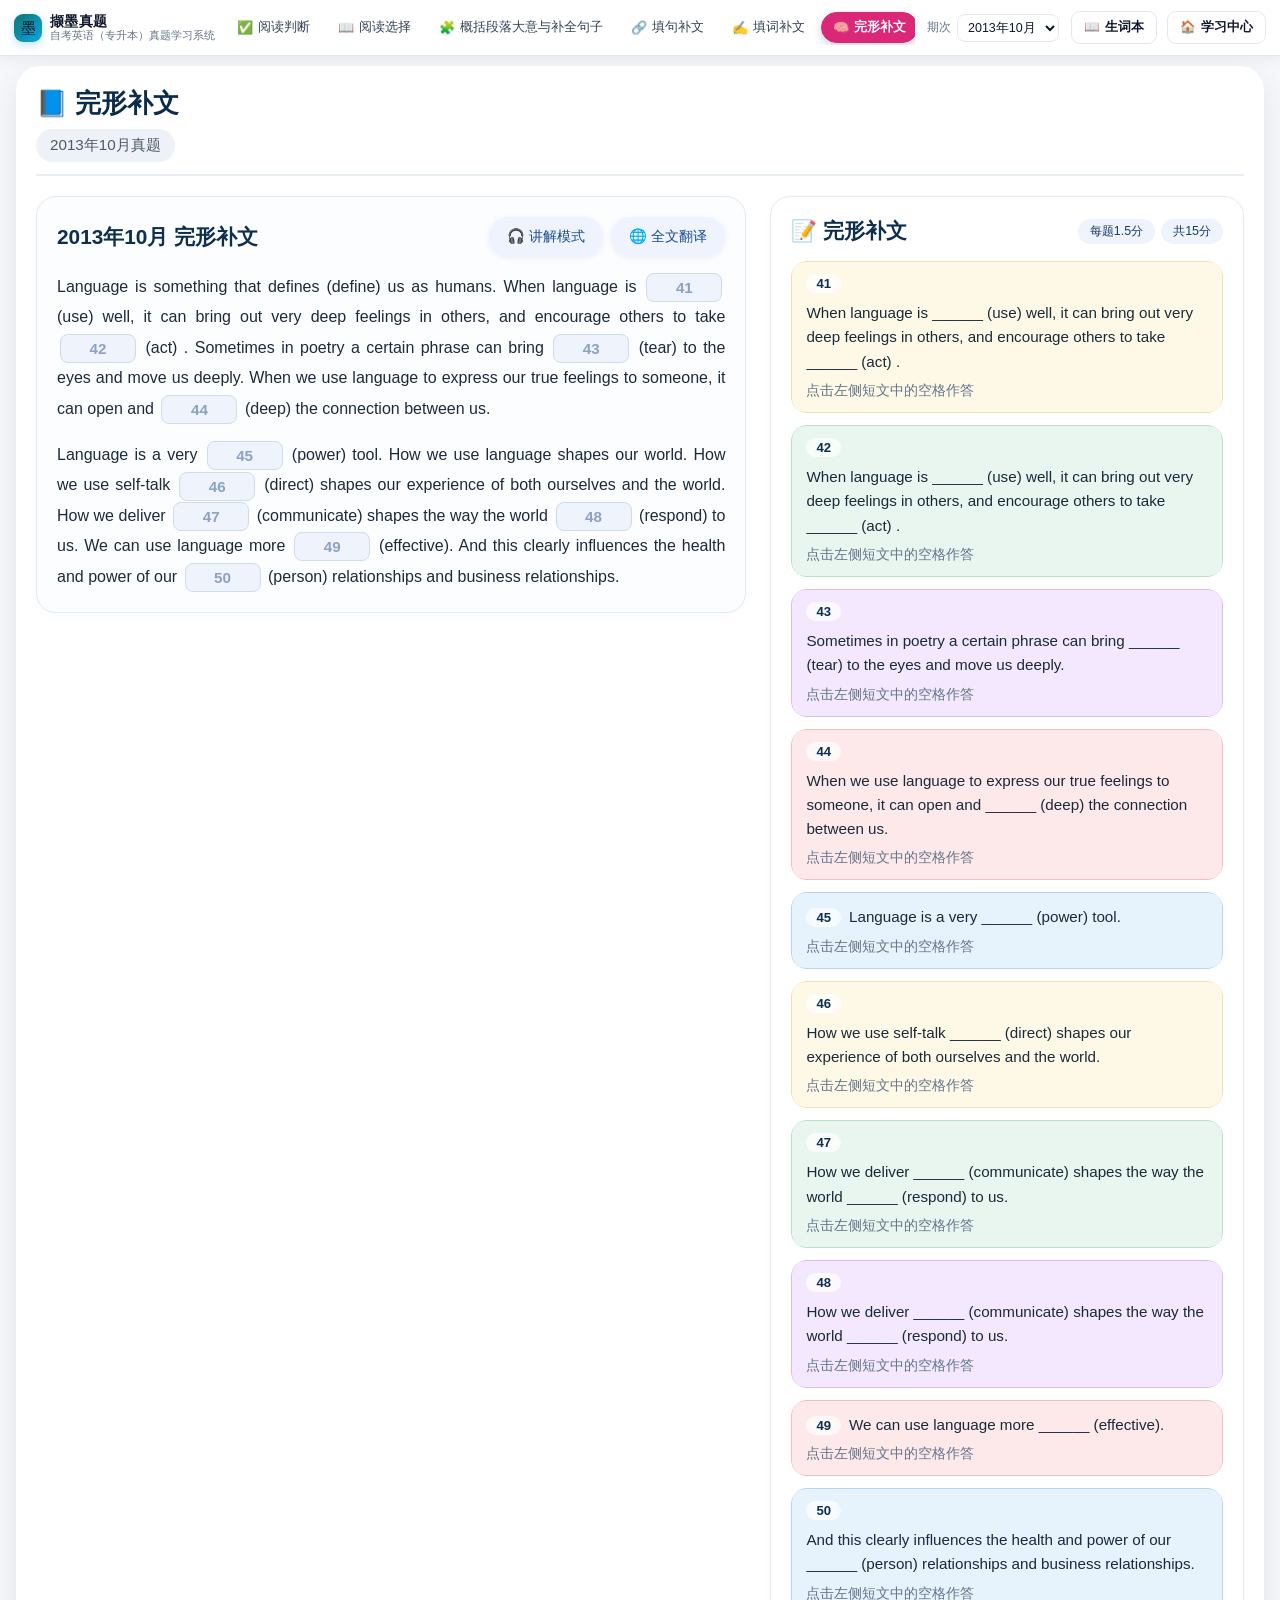
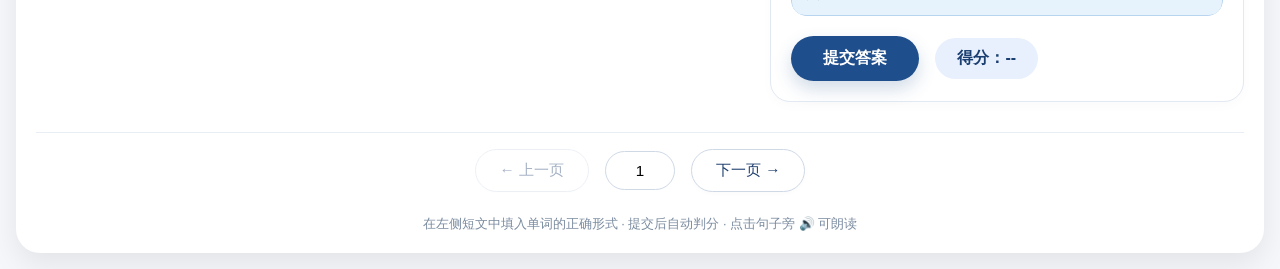
<file: modules/zikao-test/index.html>
<!DOCTYPE html>
<html lang="en">
<head>
  <meta charset="UTF-8">
  <meta name="viewport" content="width=device-width, initial-scale=1.0, maximum-scale=1.0, user-scalable=yes, viewport-fit=cover">
  <meta name="format-detection" content="telephone=no">
  <meta name="theme-color" content="#f5f7fa">
  <title>完形补文 · 在线练习</title>
  <style>
    /* ============================================================
       与其他题型保持一致的界面（结构 / 配色 / 组件 对齐 ydxz 等标准题型）
       ============================================================ */
    body, button, .speaker, select, input { touch-action: manipulation; }
    * { box-sizing: border-box; margin: 0; padding: 0; -webkit-tap-highlight-color: transparent; }
    html { -webkit-text-size-adjust: 100%; text-size-adjust: 100%; }
    body {
      font-family: 'Segoe UI', Roboto, 'Helvetica Neue', sans-serif;
      background: #f5f7fa;
      padding: 16px;
      color: #1e2a3a;
    }
    .app {
      max-width: 1400px;
      margin: 0 auto;
      background: white;
      border-radius: 24px;
      box-shadow: 0 12px 30px rgba(0,0,0,0.08);
      padding: 20px;
    }
    h1 {
      font-size: 1.6rem;
      font-weight: 600;
      margin-bottom: 8px;
      color: #0b2b4a;
      display: flex;
      align-items: center;
      gap: 8px;
      flex-wrap: wrap;
    }
    .subhead {
      display: flex;
      justify-content: space-between;
      align-items: center;
      flex-wrap: wrap;
      margin-bottom: 20px;
      border-bottom: 2px solid #e9edf4;
      padding-bottom: 12px;
    }
    .subhead span {
      color: #4a5b6e;
      font-size: 0.95rem;
      background: #eef2f8;
      padding: 6px 14px;
      border-radius: 40px;
    }
    .main-panel { display: flex; gap: 24px; flex-wrap: wrap; }
    .left-col { flex: 6; min-width: 300px; }
    .right-col { flex: 4; min-width: 300px; }

    /* ===== 文章卡片 ===== */
    .article-card {
      background: #fbfdff;
      border-radius: 20px;
      padding: 20px;
      border: 1px solid #e2e9f2;
      box-shadow: 0 4px 10px rgba(0, 0, 0, 0.02);
      position: sticky;
      top: 20px;
    }
    .article-header {
      display: flex;
      justify-content: space-between;
      align-items: center;
      margin-bottom: 16px;
      flex-wrap: wrap;
      gap: 10px;
    }
    .article-header h2 { font-size: 1.3rem; font-weight: 600; color: #0d2e4e; }
    .article-controls {
      display: flex;
      align-items: center;
      gap: 8px;
      flex-wrap: wrap;
      justify-content: flex-end;
    }
    .translate-btn {
      background: #eef3fe;
      border: none;
      padding: 10px 18px;
      border-radius: 40px;
      font-weight: 500;
      color: #1a4c8c;
      cursor: pointer;
      display: flex;
      align-items: center;
      gap: 6px;
      font-size: 0.9rem;
      transition: background 0.2s;
      box-shadow: 0 2px 6px rgba(0, 70, 150, 0.08);
      -webkit-tap-highlight-color: transparent;
    }
    .translate-btn:hover { background: #d9e6ff; }
    .translate-btn.active { background: #1f4e8c; color: white; }

    .voice-select {
      background: #ffffff;
      border: 1px solid #cfd9e6;
      padding: 9px 14px;
      border-radius: 40px;
      font-size: 0.85rem;
      color: #1e3e6e;
      cursor: pointer;
      outline: none;
      transition: border-color 0.2s;
      -webkit-appearance: none;
      appearance: none;
      background-image: url("data:image/svg+xml;charset=US-ASCII,%3Csvg%20xmlns%3D%22http%3A%2F%2Fwww.w3.org%2F2000%2Fsvg%22%20width%3D%22292.4%22%20height%3D%22292.4%22%3E%3Cpath%20fill%3D%22%231e3e6e%22%20d%3D%22M287%2069.4a17.6%2017.6%200%200%200-13-5.4H18.4c-5%200-9.3%201.8-12.9%205.4A17.6%2017.6%200%200%200%200%2082.2c0%205%201.8%209.3%205.4%2012.9l128%20127.9c3.6%203.6%207.8%205.4%2012.8%205.4s9.2-1.8%2012.8-5.4L287%2095c3.5-3.5%205.4-7.8%205.4-12.8%200-5-1.9-9.2-5.5-12.8z%22%2F%3E%3C%2Fsvg%3E");
      background-repeat: no-repeat;
      background-position: right 12px center;
      background-size: 10px;
      padding-right: 32px;
      max-width: 180px;
    }
    .voice-select:focus { border-color: #1f4e8c; }

    /* ===== 短文（完形补文材料） ===== */
    .passage {
      font-size: 1rem;
      line-height: 1.9;
      color: #1e2a3a;
      word-break: break-word;
      overflow-wrap: break-word;
    }
    .passage p { margin-bottom: 16px; text-align: justify; }
    .passage p:last-child { margin-bottom: 0; }

    .blank-input {
      display: inline-block;
      width: auto;
      min-width: 76px;
      max-width: 220px;
      padding: 5px 10px;
      margin: 0 3px;
      font-size: 0.95rem;
      font-family: inherit;
      font-weight: 500;
      color: #1f4e8c;
      background: #eef3fc;
      border: 1.5px solid #cfdcec;
      border-radius: 8px;
      text-align: center;
      outline: none;
      transition: all 0.2s;
      vertical-align: middle;
      field-sizing: content;
      -webkit-appearance: none;
      appearance: none;
    }
    .blank-input::placeholder { color: #8ba3c2; font-weight: 600; opacity: 1; }
    .blank-input:hover { border-color: #3b7fc4; }
    .blank-input:focus { border-color: #1f4e8c; box-shadow: 0 0 0 3px rgba(31, 78, 140, 0.14); background: #fff; }
    .blank-input.correct {
      background: #e8f6ef; border-color: #34a06a; color: #1a7a4a; font-weight: 600;
    }
    .blank-input.wrong {
      background: #fdecec; border-color: #e08a8a; color: #b13e3e; font-weight: 600;
    }
    .blank-input.flash { box-shadow: 0 0 0 4px rgba(31, 78, 140, .25); }

    /* 翻译视图：与标准题型相同的双语逐句结构 */
    .sentence-block { margin-bottom: 10px; }
    .sentence-block:last-child { margin-bottom: 0; }
    .sentence-line { display: flex; align-items: flex-start; gap: 6px; flex-wrap: wrap; }
    .eng-sentence-text { flex: 1; min-width: 0; }
    .filled-answer { color: #1a6f3c; font-weight: 700; background: #e8f6ef; padding: 0 4px; border-radius: 4px; }
    .speaker {
      display: inline-flex;
      align-items: center;
      justify-content: center;
      width: 24px;
      height: 24px;
      background: #e1eaf6;
      border-radius: 50%;
      color: #1e4b8a;
      font-size: 13px;
      cursor: pointer;
      flex-shrink: 0;
      transition: background 0.2s;
      user-select: none;
      vertical-align: middle;
      margin-left: 6px;
      -webkit-tap-highlight-color: transparent;
    }
    .speaker:hover { background: #c2d6f0; }
    .speaker.speaking { background: #1f4e8c; color: #fff; }
    .speaker.loading { background: #ffe8a3; }
    .trans-text {
      color: #2d4f7c;
      font-size: 0.92rem;
      margin-top: 4px;
      display: block;
      border-left: 3px solid #b8cce4;
      padding-left: 12px;
      margin-left: 0;
      font-style: normal;
    }

    /* ===== 试题卡片（右栏：10 个空） ===== */
    .quiz-card {
      background: #ffffff;
      border-radius: 20px;
      padding: 20px;
      border: 1px solid #e2e9f2;
      box-shadow: 0 4px 12px rgba(0,0,0,0.02);
    }
    .quiz-header { display: flex; justify-content: space-between; align-items: center; margin-bottom: 16px; }
    .quiz-header h2 { font-size: 1.3rem; font-weight: 600; color: #0d2e4e; }
    .quiz-header .info-tags { display: flex; gap: 6px; flex-wrap: wrap; }
    .quiz-header .info-tags span {
      background: #eef3fc;
      color: #1b3b63;
      padding: 4px 12px;
      border-radius: 30px;
      font-size: 0.78rem;
      font-weight: 500;
    }

    .question-wrapper { margin-bottom: 12px; border-radius: 16px; overflow: hidden; }
    .match-item {
      padding: 12px 14px;
      border-radius: 14px;
      border: 1px solid #e4ecf5;
      transition: background 0.2s, box-shadow 0.2s;
      display: flex;
      flex-direction: column;
      gap: 8px;
      cursor: pointer;
    }
    .match-item:hover { box-shadow: 0 4px 12px rgba(31, 78, 140, 0.10); }
    .match-item .q-row { display: flex; align-items: baseline; gap: 8px; flex-wrap: wrap; }
    .match-item .q-label {
      font-weight: 600;
      color: #0e2f50;
      background: rgba(255,255,255,0.7);
      padding: 2px 10px;
      border-radius: 30px;
      font-size: 0.82rem;
      flex-shrink: 0;
    }
    .match-item .q-text { font-weight: 500; color: #1a2a3a; font-size: 0.95rem; line-height: 1.6; }
    .blank-state { font-size: 0.85rem; color: #64748b; }
    .blank-state .ok { color: #1a6f3c; font-weight: 600; }
    .blank-state .bad { color: #b13e3e; font-weight: 600; }
    .blank-state .word { font-weight: 700; color: #1a3e70; }

    .q-color-1  { background: #fef9e7; border-color: #f0e0b0; }
    .q-color-2  { background: #e8f6ef; border-color: #b8dfc8; }
    .q-color-3  { background: #f3e8fd; border-color: #d9bdf0; }
    .q-color-4  { background: #fde9e9; border-color: #f0bfbf; }
    .q-color-5  { background: #e6f2fc; border-color: #b8d4ee; }

    .submit-area {
      display: flex;
      gap: 16px;
      align-items: center;
      margin-top: 20px;
      flex-wrap: wrap;
    }
    .submit-btn {
      background: #1f4e8c;
      color: white;
      border: none;
      padding: 12px 32px;
      border-radius: 40px;
      font-weight: 600;
      font-size: 1rem;
      cursor: pointer;
      box-shadow: 0 8px 18px rgba(31, 78, 140, 0.2);
      transition: background 0.2s;
      -webkit-tap-highlight-color: transparent;
    }
    .submit-btn:hover { background: #123b6b; }
    .submit-btn.reset { background: #5b7f9c; box-shadow: 0 8px 18px rgba(91, 127, 156, 0.2); }
    .submit-btn.reset:hover { background: #466a87; }
    .score-box {
      background: #e8f0fe;
      padding: 10px 22px;
      border-radius: 40px;
      font-weight: 600;
      color: #1a3e70;
    }

    .pager-bottom {
      display: flex;
      justify-content: center;
      align-items: center;
      gap: 16px;
      margin-top: 30px;
      padding: 16px 0 8px;
      flex-wrap: wrap;
      border-top: 1px solid #e9edf4;
    }
    .pager-bottom button {
      background: #ffffff;
      border: 1px solid #cfd9e6;
      padding: 10px 24px;
      border-radius: 40px;
      font-weight: 500;
      color: #1e3e6e;
      cursor: pointer;
      transition: all 0.15s;
      font-size: 0.95rem;
      box-shadow: 0 2px 4px rgba(0,0,0,0.02);
      -webkit-tap-highlight-color: transparent;
    }
    .pager-bottom button:hover:not(:disabled) { background: #e8f0fe; border-color: #3b7fc4; }
    .pager-bottom button:disabled { opacity: 0.4; cursor: not-allowed; }
    .pager-bottom input {
      width: 70px;
      text-align: center;
      padding: 10px 6px;
      border: 1px solid #cfd9e6;
      border-radius: 40px;
      font-size: 0.95rem;
      background: white;
      -moz-appearance: textfield;
    }
    .pager-bottom input::-webkit-outer-spin-button,
    .pager-bottom input::-webkit-inner-spin-button { -webkit-appearance: none; margin: 0; }

    .footnote { margin-top: 16px; font-size: 0.8rem; color: #7a8b9f; text-align: center; }
    .page-loading { text-align: center; padding: 60px 20px; color: #4a5b6e; font-size: 1rem; }

    /* ===== 答案解析弹窗 ===== */
    .modal-overlay {
      position: fixed; top: 0; left: 0; width: 100%; height: 100%;
      background: rgba(0, 0, 0, 0.5);
      backdrop-filter: blur(4px); -webkit-backdrop-filter: blur(4px);
      display: flex; align-items: center; justify-content: center;
      z-index: 1000; padding: 16px;
      visibility: hidden; opacity: 0;
      transition: opacity 0.2s, visibility 0.2s;
    }
    .modal-overlay.active { visibility: visible; opacity: 1; }
    .modal-content {
      background: white; border-radius: 24px;
      max-width: 500px; width: 100%;
      padding: 24px 20px;
      box-shadow: 0 25px 50px -12px rgba(0, 0, 0, 0.25);
      position: relative;
      transform: scale(0.96); transition: transform 0.2s;
      max-height: 80vh; overflow-y: auto;
      -webkit-overflow-scrolling: touch;
    }
    .modal-overlay.active .modal-content { transform: scale(1); }
    .modal-header { display: flex; justify-content: space-between; align-items: center; margin-bottom: 16px; }
    .modal-header h3 { font-size: 1.25rem; font-weight: 700; color: #0f172a; }
    .modal-close {
      background: none; border: none;
      font-size: 1.8rem; line-height: 1;
      color: #94a3b8; cursor: pointer;
      padding: 0 8px; transition: color 0.2s;
      min-width: 40px; min-height: 40px;
    }
    .modal-close:hover { color: #1e293b; }
    .modal-answer { font-size: 1.8rem; font-weight: 700; color: #1f4e8c; margin: 10px 0 16px; letter-spacing: 0.5px; word-break: break-word; }
    .modal-explanation {
      background: #f8fafc; padding: 16px; border-radius: 16px;
      font-size: 0.95rem; line-height: 1.7; color: #1e2a3a;
      white-space: pre-wrap; word-break: break-word;
    }

    /* ===== 推广弹窗 ===== */
    .promo-overlay {
      position: fixed; top: 0; left: 0; width: 100%; height: 100%;
      background: rgba(15, 23, 42, 0.6);
      backdrop-filter: blur(6px); -webkit-backdrop-filter: blur(6px);
      display: flex; align-items: center; justify-content: center;
      z-index: 2000; padding: 20px;
      visibility: hidden; opacity: 0;
      transition: opacity 0.25s, visibility 0.25s;
    }
    .promo-overlay.active { visibility: visible; opacity: 1; }
    .promo-content {
      background: #ffffff; border-radius: 24px;
      max-width: 380px; width: 100%;
      padding: 28px 22px 22px;
      box-shadow: 0 25px 60px -12px rgba(0, 0, 0, 0.35);
      position: relative;
      transform: scale(0.92); transition: transform 0.25s;
      text-align: center;
    }
    .promo-overlay.active .promo-content { transform: scale(1); }
    .promo-close {
      position: absolute; top: 10px; right: 12px;
      background: rgba(148, 163, 184, 0.15);
      border: none; width: 36px; height: 36px;
      border-radius: 50%; font-size: 1.4rem; line-height: 1;
      color: #64748b; cursor: pointer;
      display: flex; align-items: center; justify-content: center;
      transition: all 0.2s; -webkit-tap-highlight-color: transparent;
    }
    .promo-close:hover { background: rgba(148, 163, 184, 0.3); color: #1e293b; }
    .promo-badge {
      display: inline-block;
      background: linear-gradient(135deg, #f59e0b, #ef4444);
      color: white; font-size: 0.75rem; font-weight: 600;
      padding: 4px 14px; border-radius: 30px;
      margin-bottom: 12px; letter-spacing: 0.5px;
    }
    .promo-title { font-size: 1.25rem; font-weight: 700; color: #0f172a; margin-bottom: 8px; letter-spacing: -0.01em; }
    .promo-desc { font-size: 0.9rem; color: #475569; line-height: 1.6; margin-bottom: 18px; }
    .promo-desc strong { color: #dc2626; font-weight: 700; }
    .promo-qrcode-wrap {
      background: #f8fafc; border: 1px dashed #cbd5e1;
      border-radius: 16px; padding: 14px; margin-bottom: 18px;
      display: flex; justify-content: center; align-items: center;
    }
    .promo-qrcode { display: block; width: 100%; max-width: 220px; height: auto; border-radius: 10px; }
    .promo-qrcode-fallback {
      width: 100%; max-width: 220px; height: 220px;
      display: flex; align-items: center; justify-content: center;
      color: #94a3b8; font-size: 0.85rem;
      background: #f1f5f9; border-radius: 10px;
      text-align: center; padding: 20px;
    }
    .promo-tips {
      font-size: 0.8rem; color: #64748b;
      background: #eff6ff; border-radius: 10px;
      padding: 10px 14px; line-height: 1.6;
      text-align: left; border-left: 3px solid #3b82f6;
    }
    .promo-tips strong { color: #2563eb; }

    @media (max-width: 800px) {
      body { padding: 14px; }
      .app { padding: 14px; border-radius: 18px; }
      .main-panel { flex-direction: column; }
      .article-card { position: static; }
      .article-header { flex-direction: column; align-items: flex-start; }
      .article-controls { width: 100%; justify-content: flex-start; }
      .voice-select { max-width: 100%; flex: 1; min-width: 130px; }
      .passage { font-size: 0.95rem; line-height: 1.85; }
      .blank-input { min-width: 64px; max-width: 180px; padding: 4px 8px; font-size: 0.9rem; }
      .pager-bottom { gap: 10px; }
      .pager-bottom button { padding: 8px 16px; font-size: 0.85rem; }
      .pager-bottom input { width: 55px; padding: 8px 4px; }
      .modal-content { padding: 20px 16px; }
      .modal-answer { font-size: 1.5rem; }
      .modal-explanation { font-size: 0.9rem; padding: 14px; }
      .promo-content { padding: 24px 18px 18px; border-radius: 20px; }
      .promo-qrcode { max-width: 200px; }
      .promo-qrcode-fallback { max-width: 200px; height: 200px; }
      .promo-tips { font-size: 0.75rem; padding: 9px 12px; }
    }
  </style>
    <link rel="stylesheet" href="lecture-core.css">
    <!-- ===== 撷墨真题学习系统 · 外壳样式（统一顶部导航） ===== -->
    <script>document.documentElement.className += " xt-shell";</script>
    <link rel="stylesheet" href="../../_sys/sys.css">
    <link rel="stylesheet" href="../../_sys/dict.css">
    <link rel="icon" type="image/svg+xml" href="../../_sys/favicon.svg">
</head>
<body>
<div class="app" id="app">
    <h1>📘 完形补文</h1>
    <div class="subhead">
        <span id="examInfo">加载中…</span>
    </div>

    <div class="main-panel">
        <div class="left-col">
            <div class="article-card">
                <div class="article-header">
                    <h2 id="articleTitle">—</h2>
                    <div class="article-controls">
                        <button class="lecture-enter-btn" onclick="openLecture()">🎧 讲解模式</button>
                        <button class="translate-btn" id="translateBtn">🌐 全文翻译</button>
                        <select class="voice-select" id="voiceSelect" style="display:none;" title="选择发音音色">
                            <optgroup label="多语言（中英混读·推荐）">
                                <option value="en-US-AvaMultilingualNeural">🌐 Ava 多语言</option>
                                <option value="en-US-EmmaMultilingualNeural">🌐 Emma 多语言</option>
                                <option value="en-US-AndrewMultilingualNeural">🌐 Andrew 多语言</option>
                                <option value="en-US-BrianMultilingualNeural">🌐 Brian 多语言</option>
                                <option value="zh-CN-XiaoxiaoMultilingualNeural">🌐 晓晓 多语言</option>
                                <option value="zh-CN-XiaochenMultilingualNeural">🌐 晓辰 多语言</option>
                                <option value="zh-CN-XiaoyuMultilingualNeural">🌐 晓宇 多语言</option>
                                <option value="zh-CN-YunyiMultilingualNeural">🌐 云希 多语言</option>
                            </optgroup>
                            <optgroup label="纯英文（仅读英文）">
                                <option value="en-US-JennyNeural">👩 美式女声 Jenny</option>
                                <option value="en-US-AriaNeural">👩 美式女声 Aria</option>
                                <option value="en-US-GuyNeural">👨 美式男声 Guy</option>
                                <option value="en-GB-SoniaNeural">👩 英式女声 Sonia</option>
                                <option value="en-GB-RyanNeural">👨 英式男声 Ryan</option>
                                <option value="en-AU-NatashaNeural">👩 澳式女声 Natasha</option>
                            </optgroup>
                        </select>
                    </div>
                </div>
                <div id="articleContent">
                    <div class="page-loading">⏳ 正在加载题库...</div>
                </div>
            </div>
        </div>

        <div class="right-col">
            <div class="quiz-card">
                <div class="quiz-header">
                    <h2>📝 完形补文</h2>
                    <div class="info-tags"><span>每题1.5分</span><span>共15分</span></div>
                </div>
                <div id="quizList"></div>
                <div class="submit-area">
                    <button class="submit-btn" id="submitBtn">提交答案</button>
                    <button class="submit-btn reset" id="resetBtn" style="display:none;">重新作答</button>
                    <div class="score-box" id="scoreBox">得分：--</div>
                </div>
            </div>
        </div>
    </div>

    <div class="pager-bottom">
        <button id="prevBtn" disabled>← 上一页</button>
        <input type="number" id="pageInput" min="1" value="1" inputmode="numeric">
        <button id="nextBtn">下一页 →</button>
    </div>
    <div class="footnote">在左侧短文中填入单词的正确形式 · 提交后自动判分 · 点击句子旁 🔊 可朗读</div>
</div>

<!-- 答案解析弹窗 -->
<div id="modalOverlay" class="modal-overlay">
  <div class="modal-content">
    <div class="modal-header">
      <h3>💡 答案解析</h3>
      <button class="modal-close" id="modalClose">&times;</button>
    </div>
    <div class="modal-answer" id="modalAnswer">answer</div>
    <div class="modal-explanation" id="modalExplanation">解析内容</div>
  </div>
</div>

<!-- 推广弹窗 -->
<div id="promoOverlay" class="promo-overlay">
  <div class="promo-content">
    <button class="promo-close" id="promoClose" aria-label="关闭">&times;</button>
    <div class="promo-badge">限时优惠</div>
    <h3 class="promo-title">获取电子版资料</h3>
    <p class="promo-desc">扫码在淘宝购买，<strong>一次购买，永久免费更新</strong>！</p>
    <div class="promo-qrcode-wrap">
      <img src="12.jpg" alt="淘宝购买二维码" class="promo-qrcode" id="promoQrcode"
           onerror="this.style.display='none'; document.getElementById('promoQrcodeFallback').style.display='flex';">
      <div class="promo-qrcode-fallback" id="promoQrcodeFallback" style="display:none;">
        二维码图片加载失败<br>请检查 12.jpg 是否已上传
      </div>
    </div>
    <div class="promo-tips">
      <strong>📦 包含内容：</strong>全部真题 PDF、完形补文详解、答题技巧整理。<br>
      <strong>💡 购买方式：</strong>打开淘宝 App，扫描上方二维码即可。
    </div>
  </div>
</div>

<script src="lecture-core.js"></script>
<script src="data.js"></script>

<script>
  (function() {
    // ========== 配置 TTS Worker ==========
    const TTS_WORKER_URL = 'https://api.xiemojy.mom/v1/audio/speech';
    const DEFAULT_VOICE = 'en-US-AvaMultilingualNeural';
    const VOICE_STORAGE_KEY = 'tts_voice_preference_wanxing';

    function loadVoicePreference() {
      try { return localStorage.getItem(VOICE_STORAGE_KEY) || DEFAULT_VOICE; } catch (e) { return DEFAULT_VOICE; }
    }
    function saveVoicePreference(v) {
      try { localStorage.setItem(VOICE_STORAGE_KEY, v); } catch (e) {}
    }

    // ========== 音频对象复用 ==========
    let globalAudio = null;
    let currentSpeakBtn = null;
    let audioUnlocked = false;

    function getGlobalAudio() {
      if (!globalAudio) {
        globalAudio = new Audio();
        globalAudio.preload = 'auto';
        globalAudio.setAttribute('playsinline', 'true');
        globalAudio.setAttribute('webkit-playsinline', 'true');
      }
      return globalAudio;
    }

    function stopSpeech() {
      if (globalAudio) {
        try { globalAudio.pause(); globalAudio.currentTime = 0; } catch (e) {}
      }
      if (currentSpeakBtn) {
        currentSpeakBtn.classList.remove('speaking');
        currentSpeakBtn.classList.remove('loading');
        currentSpeakBtn = null;
      }
    }

    function unlockIOSAudio() {
      try {
        const silent = new Audio('[data-uri]');
        silent.volume = 0;
        silent.play().catch(() => {});
      } catch (e) {}
    }

    // 必须在用户点击手势内同步调用，否则异步请求回来后浏览器会拒绝自动播放
    function unlockAudio() {
      if (audioUnlocked) return;
      try {
        const audio = getGlobalAudio();
        audio.volume = 0;
        audio.src = '[data-uri]';
        const p = audio.play();
        if (p && p.catch) p.catch(() => {});
        audio.volume = 1;
        audioUnlocked = true;
      } catch (e) { /* 忽略 */ }
    }

    // ========== 朗读函数（走 Worker） ==========
    async function speakSentence(text, buttonEl) {
      if (!text) return;
      if (currentSpeakBtn === buttonEl && globalAudio && !globalAudio.paused) { stopSpeech(); return; }
      stopSpeech();

      if (buttonEl) {
        buttonEl.classList.add('loading');
        currentSpeakBtn = buttonEl;
      }

      const controller = new AbortController();
      const timeoutId = setTimeout(() => controller.abort(), 20000);

      try {
        const voice = loadVoicePreference();
        const response = await fetch(TTS_WORKER_URL, {
          method: 'POST',
          headers: { 'Content-Type': 'application/json' },
          body: JSON.stringify({ input: text, voice: voice, speed: 0.95 }),
          signal: controller.signal
        });
        clearTimeout(timeoutId);
        if (!response.ok) throw new Error('TTS 请求失败: ' + response.status);

        const arrayBuffer = await response.arrayBuffer();
        const blob = new Blob([arrayBuffer], { type: 'audio/mpeg' });
        const audioUrl = URL.createObjectURL(blob);
        const audio = getGlobalAudio();
        audio.src = audioUrl;

        if (buttonEl) {
          buttonEl.classList.remove('loading');
          buttonEl.classList.add('speaking');
        }

        audio.onended = () => {
          if (buttonEl) buttonEl.classList.remove('speaking');
          if (currentSpeakBtn === buttonEl) currentSpeakBtn = null;
          URL.revokeObjectURL(audioUrl);
        };
        audio.onerror = () => {
          if (buttonEl) buttonEl.classList.remove('speaking');
          if (currentSpeakBtn === buttonEl) currentSpeakBtn = null;
          URL.revokeObjectURL(audioUrl);
        };

        try {
          await audio.play();
          audioUnlocked = true;
        } catch (playErr) {
          console.error('播放失败:', playErr);
          if (buttonEl) buttonEl.classList.remove('speaking');
          currentSpeakBtn = null;
          URL.revokeObjectURL(audioUrl);
          if (!audioUnlocked) alert('请再点击一次发音按钮（微信需激活音频权限）');
        }
      } catch (err) {
        clearTimeout(timeoutId);
        console.error('TTS 播放失败:', err);
        if (buttonEl) {
          buttonEl.classList.remove('loading');
          buttonEl.classList.remove('speaking');
        }
        if (currentSpeakBtn === buttonEl) currentSpeakBtn = null;
        if (err && err.name === 'AbortError') alert('语音请求超时，请检查网络后重试');
      }
    }

    // ========== 业务逻辑 ==========
    const exams = window.examsData || [];
    if (!exams.length) {
      document.getElementById('articleContent').innerHTML =
        '<p style="text-align:center;color:#ef4444;padding:40px 0;">数据加载失败，请确认 data.js 文件存在且已正确挂载 window.examsData。</p>';
      return;
    }

    let currentIndex = 0;
    const totalExams = exams.length;
    let translationVisible = false;
    let submitted = false;
    let userAnswers = {};

    const articleContent = document.getElementById('articleContent');
    const quizList = document.getElementById('quizList');
    const examInfo = document.getElementById('examInfo');
    const articleTitle = document.getElementById('articleTitle');
    const translateBtn = document.getElementById('translateBtn');
    const voiceSelect = document.getElementById('voiceSelect');
    const submitBtn = document.getElementById('submitBtn');
    const resetBtn = document.getElementById('resetBtn');
    const scoreBox = document.getElementById('scoreBox');
    const prevBtn = document.getElementById('prevBtn');
    const nextBtn = document.getElementById('nextBtn');
    const pageInput = document.getElementById('pageInput');
    const modalOverlay = document.getElementById('modalOverlay');
    const modalAnswer = document.getElementById('modalAnswer');
    const modalExplanation = document.getElementById('modalExplanation');
    const modalClose = document.getElementById('modalClose');

    const supportsFieldSizing = CSS.supports('field-sizing', 'content');

    function esc(s) {
      return String(s == null ? '' : s)
        .replace(/&/g, '&amp;').replace(/</g, '&lt;').replace(/>/g, '&gt;')
        .replace(/"/g, '&quot;').replace(/'/g, '&#39;');
    }

    function fmtSession(y) {
      const m = /^(\d{4})[.\-/](\d{1,2})$/.exec(String(y || ''));
      return m ? (m[1] + '年' + parseInt(m[2], 10) + '月') : String(y || '');
    }

    function cleanTextForSpeech(html) {
      const tmp = document.createElement('div');
      tmp.innerHTML = html;
      let text = tmp.textContent || tmp.innerText || '';
      return text.replace(/\s+/g, ' ').trim();
    }

    function adjustInputWidth(input) {
      if (supportsFieldSizing) return;
      const span = document.createElement('span');
      span.style.visibility = 'hidden';
      span.style.position = 'absolute';
      span.style.whiteSpace = 'nowrap';
      span.style.font = window.getComputedStyle(input).font;
      span.textContent = input.value || input.placeholder || '';
      document.body.appendChild(span);
      const width = span.getBoundingClientRect().width;
      document.body.removeChild(span);
      input.style.width = Math.max(76, Math.min(width + 30, 220)) + 'px';
    }

    function splitSentences(text) {
      const sentences = [];
      let current = '';
      let depth = 0;
      for (let i = 0; i < text.length; i++) {
        const char = text[i];
        if (char === '(') depth++;
        if (char === ')') depth--;
        current += char;
        if (depth === 0 && (char === '.' || char === '?' || char === '!')) {
          const next = text[i + 1];
          if (next === undefined || next === ' ' || next === '"') {
            sentences.push(current.trim());
            current = '';
          }
        }
      }
      if (current.trim()) sentences.push(current.trim());
      return sentences.filter(s => s.length > 0);
    }

    // 提取每个空的：空号 / 提示词 / 所在句
    function blankMeta(exam) {
      const list = [];
      exam.passage.forEach(para => {
        const re = /(\d+)\s*\(([^)]+)\)/g;
        let m;
        const parts = splitSentences(para);
        while ((m = re.exec(para))) {
          const no = m[1], hint = m[2];
          let sent = '';
          for (const p of parts) {
            if (new RegExp('(^|[^0-9])' + no + '\\s*\\(').test(p)) { sent = p; break; }
          }
          if (!sent) sent = para;
          // 句子里若含多个空，统一显示为 ______ (提示词)，当前空看左侧题号
          sent = sent.replace(/(\d+)\s*\(([^)]*)\)/g, '______ ($2)');
          list.push({ no: no, hint: hint, sent: sent });
        }
      });
      return list;
    }

    // ========== 渲染：作答视图 ==========
    function renderNormal(exam) {
      // 供「点词查词」使用：当期 英文句子 → 中文翻译（普通视图句子含空格提示，按需归一化匹配）
      window.__xtTrans = {};
      (function () {
        let xtIdx = 0;
        exam.passage.forEach(function (para) {
          const plain = String(para).replace(/(\d+)\s*\(([^)]+)\)/g, function (mm, num, hint) {
            const b = exam.blanks[num];
            return (b ? b.answer : num) + ' (' + hint + ')';
          });
          splitSentences(plain).forEach(function (st) {
            const cleaned = st.replace(/\s*\([^)]*\)/g, ' ').replace(/\s+/g, ' ').trim();
            if (cleaned) window.__xtTrans[cleaned] = exam.translations[xtIdx] || '';
            xtIdx++;
          });
        });
      })();

      let html = '<div class="passage">';
      exam.passage.forEach(para => {
        const processed = para.replace(/(\d+)\s*\(([^)]+)\)/g, (mm, num, hint) => {
          return '<input class="blank-input" data-blank="' + num + '" placeholder="' + num + '"' +
                 (submitted ? ' readonly' : '') + '> (' + hint + ')';
        });
        html += '<p>' + processed + '</p>';
      });
      html += '</div>';
      articleContent.innerHTML = html;

      // 恢复已填内容
      Object.keys(userAnswers).forEach(no => {
        const inp = articleContent.querySelector('.blank-input[data-blank="' + no + '"]');
        if (inp && !submitted) { inp.value = userAnswers[no]; adjustInputWidth(inp); }
      });
      if (submitted) {
        const examBlanks = exam.blanks;
        articleContent.querySelectorAll('.blank-input').forEach(inp => {
          const no = inp.dataset.blank, b = examBlanks[no];
          if (!b) return;
          inp.readOnly = true;
          inp.value = b.answer;
          inp.classList.add(userAnswers[no] && norm(userAnswers[no]) === norm(b.answer) ? 'correct' : 'wrong');
          adjustInputWidth(inp);
        });
      }

      bindInputEvents(exam);
      renderQuizList(exam);
    }

    function norm(s) {
      return String(s || '').trim().toLowerCase().replace(/[.,!?;:'"()]/g, '');
    }

    // ========== 渲染：右栏 10 个空 ==========
    function renderQuizList(exam) {
      const metas = blankMeta(exam);
      let html = '';
      metas.forEach((m, i) => {
        const color = 'q-color-' + ((i % 5) + 1);
        const b = exam.blanks[m.no] || {};
        let state;
        if (submitted) {
          const ua = userAnswers[m.no];
          const ok = ua && norm(ua) === norm(b.answer);
          state = ok
            ? '<span class="ok">✅ ' + esc(b.answer) + '</span>'
            : '<span class="bad">❌ 你的答案：' + esc(ua || '（未填）') + '</span>　正确答案：<span class="word">' + esc(b.answer) + '</span>' +
              '<div style="margin-top:6px;">点击查看解析</div>';
        } else {
          state = userAnswers[m.no]
            ? '已填：<span class="word">' + esc(userAnswers[m.no]) + '</span>（提交后判分）'
            : '点击左侧短文中的空格作答';
        }
        html += '<div class="question-wrapper">' +
            '<div class="match-item ' + color + '" data-blank="' + m.no + '">' +
              '<div class="q-row"><span class="q-label">' + m.no + '</span>' +
              '<span class="q-text">' + esc(m.sent) + '</span></div>' +
              '<div class="blank-state">' + state + '</div>' +
            '</div></div>';
      });
      quizList.innerHTML = html;

      quizList.querySelectorAll('.match-item').forEach(el => {
        el.addEventListener('click', () => {
          const no = el.getAttribute('data-blank');
          const inp = articleContent.querySelector('.blank-input[data-blank="' + no + '"]');
          if (inp) {
            inp.scrollIntoView({ block: 'center', behavior: 'smooth' });
            if (!submitted) { inp.focus(); } else { inp.classList.add('flash'); setTimeout(() => inp.classList.remove('flash'), 1200); }
          }
          const b = exam.blanks[no];
          if (submitted && b) showModal(b.answer, b.explanation);
        });
      });
    }

    // ========== 渲染：翻译视图 ==========
    function renderTranslation(exam) {
      let html = '<div class="passage">';
      let transIndex = 0;
      exam.passage.forEach(para => {
        let processed = para.replace(/(\d+)\s*\(([^)]+)\)/g, (mm, num, hint) => {
          const answerData = exam.blanks[num];
          const word = answerData ? '<span class="filled-answer">' + esc(answerData.answer) + '</span>' : esc(num);
          return word + ' <span style="color:#8ba3c2;">(' + esc(hint) + ')</span>';
        });

        splitSentences(processed).forEach(sentence => {
          const cleaned = sentence.replace(/\s*<span[^>]*>\s*\([^)]*\)\s*<\/span>/g, '');
          const speakText = cleanTextForSpeech(cleaned);
          const translation = exam.translations[transIndex] || '';
          html += '<div class="sentence-block">' +
              '<div class="sentence-line">' +
                '<span class="eng-sentence-text">' + cleaned + '</span>' +
                '<span class="speaker" data-text="' + esc(speakText) + '" title="发音">' +
                  '<svg viewBox="0 0 24 24" width="13" height="13" style="display:block" fill="currentColor" aria-hidden="true"><path d="M3 9v6h4l5 5V4L7 9H3z"/><path d="M16 8.6a5 5 0 0 1 0 6.8M18.5 6a8.5 8.5 0 0 1 0 12" fill="none" stroke="currentColor" stroke-width="2" stroke-linecap="round"/></svg>' +
                '</span>' +
              '</div>' +
              (translation ? '<div class="trans-text">' + esc(translation) + '</div>' : '') +
            '</div>';
          transIndex++;
        });
      });
      html += '</div>';
      articleContent.innerHTML = html;
      bindSpeakButtons();
    }

    function bindSpeakButtons() {
      articleContent.querySelectorAll('.speaker').forEach(btn => {
        btn.addEventListener('click', function (e) {
          e.stopPropagation();
          e.preventDefault();
          unlockAudio();
          const text = this.getAttribute('data-text') || '';
          if (text) speakSentence(text, this);
        });
      });
    }

    function bindInputEvents(exam) {
      articleContent.querySelectorAll('.blank-input').forEach(input => {
        adjustInputWidth(input);
        input.addEventListener('input', () => {
          userAnswers[input.dataset.blank] = input.value.trim();
          adjustInputWidth(input);
          renderQuizListThrottled(exam);
        });
        input.addEventListener('keydown', (e) => {
          if (e.key === 'Enter') {
            e.preventDefault();
            const all = Array.from(articleContent.querySelectorAll('.blank-input'));
            const idx = all.indexOf(input);
            if (idx > -1 && idx < all.length - 1) all[idx + 1].focus();
            else submitExam();
          }
        });
      });
    }

    let quizTimer = null;
    function renderQuizListThrottled(exam) {
      if (quizTimer) clearTimeout(quizTimer);
      quizTimer = setTimeout(() => renderQuizList(exam), 400);
    }

    // ========== 判分 ==========
    function submitExam() {
      if (submitted) return;
      const exam = exams[currentIndex];
      let correct = 0;
      articleContent.querySelectorAll('.blank-input').forEach(inp => {
        const no = inp.dataset.blank, b = exam.blanks[no];
        if (!b) return;
        userAnswers[no] = (inp.value || '').trim();
        if (norm(userAnswers[no]) && norm(userAnswers[no]) === norm(b.answer)) {
          correct++;
          inp.classList.add('correct');
          inp.value = b.answer;
        } else {
          inp.classList.add('wrong');
          inp.value = b.answer;
        }
        inp.readOnly = true;
        adjustInputWidth(inp);
      });
      submitted = true;
      scoreBox.textContent = '得分：' + (correct * 1.5) + ' / 15';
      submitBtn.style.display = 'none';
      resetBtn.style.display = '';
      renderQuizList(exam);
      if (correct === 10) scoreBox.textContent = '得分：15 / 15 🎉';
    }

    function resetExam() {
      submitted = false;
      userAnswers = {};
      scoreBox.textContent = '得分：--';
      submitBtn.style.display = '';
      resetBtn.style.display = 'none';
      renderExam(currentIndex);
    }

    // ========== 推广弹窗逻辑 ==========
    const PROMO_KEY = 'promo_closed_at';
    const PROMO_INTERVAL = 48 * 60 * 60 * 1000;
    const promoOverlay = document.getElementById('promoOverlay');
    const promoClose = document.getElementById('promoClose');

    function isPromoAvailable() {
      try {
        const last = localStorage.getItem(PROMO_KEY);
        if (!last) return true;
        return (Date.now() - parseInt(last, 10)) >= PROMO_INTERVAL;
      } catch (e) { return true; }
    }
    function markPromoClosed() {
      try { localStorage.setItem(PROMO_KEY, Date.now().toString()); } catch (e) {}
    }
    function showPromo() { promoOverlay.classList.add('active'); }
    function hidePromo() { promoOverlay.classList.remove('active'); markPromoClosed(); }
    promoClose.addEventListener('click', hidePromo);
    promoOverlay.addEventListener('click', (e) => { if (e.target === promoOverlay) hidePromo(); });
    if (isPromoAvailable()) setTimeout(showPromo, 1500);

    // ========== 主渲染 ==========
    function renderExam(index) {
      const exam = exams[index];
      if (!exam) return;

      examInfo.textContent = fmtSession(exam.year) + '真题';
      articleTitle.textContent = exam.title;

      if (translationVisible) renderTranslation(exam); else renderNormal(exam);

      prevBtn.disabled = index === 0;
      nextBtn.disabled = index === totalExams - 1;
      pageInput.value = index + 1;
      pageInput.max = totalExams;
    }

    function showModal(answer, explanation) {
      modalAnswer.textContent = answer;
      modalExplanation.textContent = explanation;
      modalOverlay.classList.add('active');
    }
    function hideModal() { modalOverlay.classList.remove('active'); }

    function goToPage(n) {
      n = Math.min(Math.max(n, 1), totalExams);
      if (n - 1 === currentIndex) { pageInput.value = currentIndex + 1; return; }
      stopSpeech();
      currentIndex = n - 1;
      renderExam(currentIndex);
      window.scrollTo({ top: 0, behavior: 'smooth' });
    }

    submitBtn.addEventListener('click', submitExam);
    resetBtn.addEventListener('click', resetExam);
    prevBtn.addEventListener('click', () => goToPage(currentIndex));
    nextBtn.addEventListener('click', () => goToPage(currentIndex + 2));
    pageInput.addEventListener('change', (e) => {
      let val = parseInt(e.target.value, 10);
      if (isNaN(val)) { pageInput.value = currentIndex + 1; return; }
      goToPage(val);
    });

    translateBtn.addEventListener('click', () => {
      stopSpeech();
      translationVisible = !translationVisible;
      translateBtn.classList.toggle('active', translationVisible);
      translateBtn.textContent = translationVisible ? '🌐 隐藏翻译' : '🌐 全文翻译';
      voiceSelect.style.display = translationVisible ? '' : 'none';
      renderExam(currentIndex);
    });

    voiceSelect.value = loadVoicePreference();
    voiceSelect.addEventListener('change', () => saveVoicePreference(voiceSelect.value));

    modalClose.addEventListener('click', hideModal);
    modalOverlay.addEventListener('click', (e) => { if (e.target === modalOverlay) hideModal(); });

    document.addEventListener('visibilitychange', () => { if (document.hidden) stopSpeech(); });

    unlockIOSAudio();
    renderExam(currentIndex);

    // ========== 讲解模式入口 ==========
    function openLecture() {
      var exam = window.examsData[currentIndex];
      if (!exam) { alert('题库数据未就绪'); return; }
      if (!window.LectureCore || !window.LectureAdapter) { alert('讲解模式组件未加载'); return; }
      try { if (typeof unlockAudio === 'function') unlockAudio(); } catch (e) {}
      window.LectureCore.open(exam, {});
    }
    window.openLecture = openLecture;
  })();
</script>
<script src="lecture-adapter.js"></script>
<!-- ===== 撷墨真题学习系统 · 外壳脚本（统一导航 + 期次同步） ===== -->
<script src="../../_sys/catalog.js"></script>
<script src="../../_sys/sys.js"></script>
<script src="../../_sys/dict.js"></script>
</body>
</html>
</file>
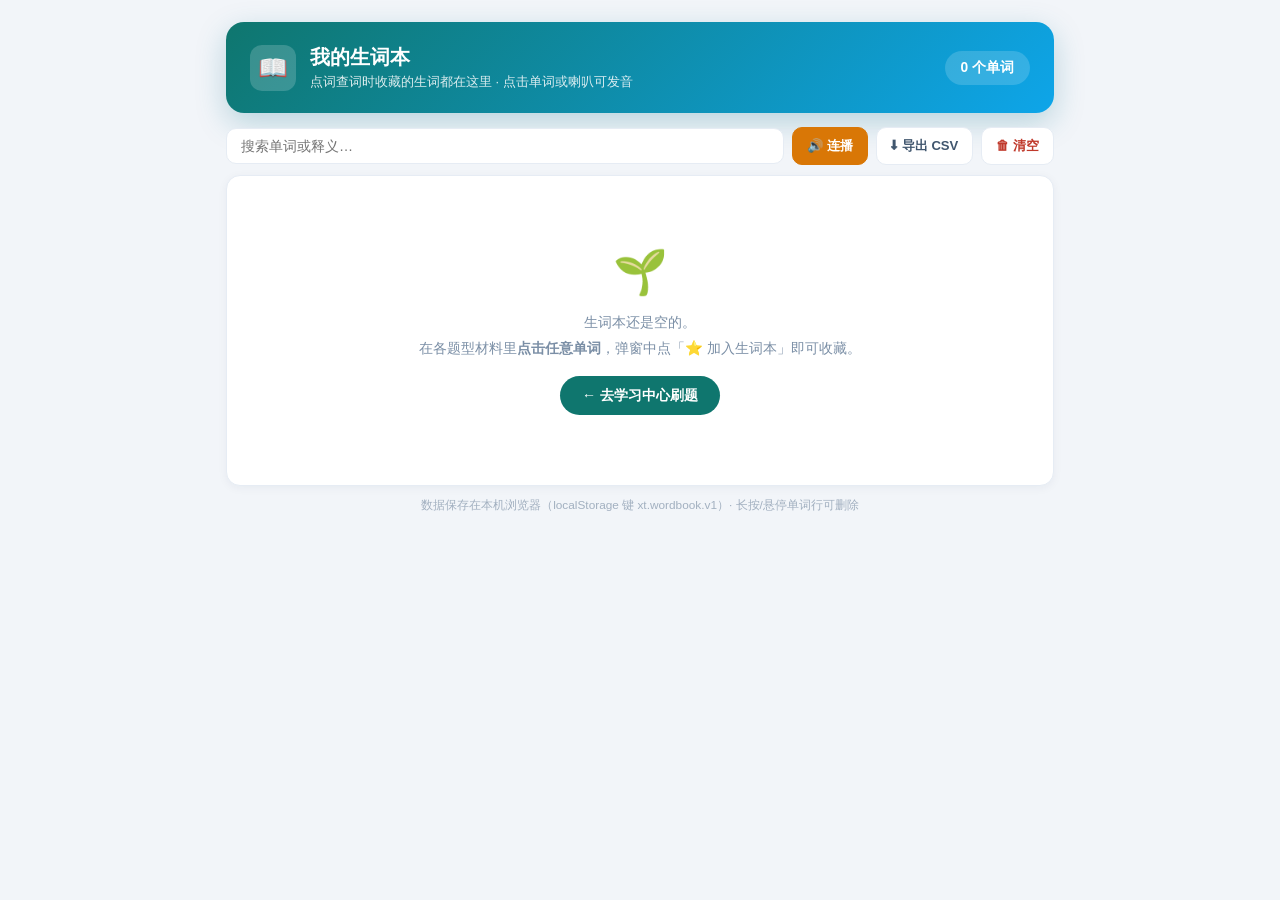
<file: wordbook.html>
<!DOCTYPE html>
<html lang="zh-CN">
<head>
    <meta charset="UTF-8">
    <meta name="viewport" content="width=device-width, initial-scale=1.0, viewport-fit=cover">
    <title>我的生词本 · 撷墨真题学习系统</title>
    <link rel="icon" type="image/svg+xml" href="_sys/favicon.svg">
    <style>
        :root {
            --brand: #0f766e;
            --blue: #2563eb;
            --red: #e03131;
            --line: #e6ecf4;
            --txt: #22364d;
            --sub: #7b8fa6;
        }

        * { box-sizing: border-box; margin: 0; padding: 0; }

        body {
            font-family: -apple-system, BlinkMacSystemFont, "PingFang SC", "Microsoft YaHei", "Helvetica Neue", Arial, sans-serif;
            background: #f2f5f9;
            color: var(--txt);
            min-height: 100vh;
            -webkit-tap-highlight-color: transparent;
        }

        .wrap {
            max-width: 860px;
            margin: 0 auto;
            padding: 22px 16px 60px;
        }

        /* ---------- 头部 ---------- */
        .hero {
            background: linear-gradient(135deg, #0f766e, #0ea5e9);
            border-radius: 18px;
            padding: 22px 24px;
            color: #fff;
            display: flex;
            align-items: center;
            gap: 14px;
            flex-wrap: wrap;
            box-shadow: 0 10px 30px rgba(14, 116, 144, .25);
        }

        .hero .mark {
            width: 46px;
            height: 46px;
            border-radius: 12px;
            background: rgba(255, 255, 255, .18);
            display: flex;
            align-items: center;
            justify-content: center;
            font-size: 24px;
            flex: none;
        }

        .hero h1 { font-size: 1.25rem; font-weight: 700; }

        .hero .sub {
            font-size: .8rem;
            opacity: .85;
            margin-top: 3px;
        }

        .hero .cnt {
            margin-left: auto;
            background: rgba(255, 255, 255, .16);
            border-radius: 20px;
            padding: 8px 16px;
            font-size: .86rem;
            font-weight: 600;
            white-space: nowrap;
        }

        /* ---------- 工具栏 ---------- */
        .tools {
            display: flex;
            gap: 8px;
            margin: 14px 0 10px;
            flex-wrap: wrap;
            align-items: center;
        }

        .tools input {
            flex: 1;
            min-width: 180px;
            border: 1px solid var(--line);
            background: #fff;
            border-radius: 10px;
            padding: 9px 14px;
            font-size: .88rem;
            font-family: inherit;
            color: var(--txt);
            outline: none;
        }

        .tools input:focus { border-color: #8fbce8; box-shadow: 0 0 0 3px rgba(37, 99, 235, .10); }

        .tbtn {
            border: 1px solid var(--line);
            background: #fff;
            color: #40566e;
            border-radius: 10px;
            padding: 9px 14px;
            font-size: .82rem;
            font-weight: 600;
            cursor: pointer;
            font-family: inherit;
            transition: all .15s;
            white-space: nowrap;
        }

        .tbtn:hover { border-color: #cbd5e1; background: #f8fafc; }

        .tbtn.danger { color: #c0392b; }

        .tbtn.danger:hover { background: #fdecec; border-color: #f0b7b7; }

        .tbtn.play-all { color: #fff; background: #d97706; border-color: #d97706; }

        .tbtn.play-all:hover { background: #b45309; }

        .tbtn.play-all.stop { background: #40566e; border-color: #40566e; }

        /* ---------- 词表（仿 WordForest 词书） ---------- */
        .wb-list {
            background: #fff;
            border: 1px solid var(--line);
            border-radius: 14px;
            overflow: hidden;
            box-shadow: 0 2px 10px rgba(20, 45, 80, .05);
        }

        .wb-row {
            display: flex;
            border-bottom: 1px solid #eef2f7;
            transition: background .12s;
            position: relative;
        }

        .wb-row:last-child { border-bottom: none; }

        .wb-row:hover { background: #f8fbfd; }

        .wb-no {
            flex: none;
            width: 46px;
            min-height: 100%;
            display: flex;
            align-items: flex-start;
            justify-content: center;
            padding: 16px 0;
            font-size: .82rem;
            font-weight: 700;
            color: #1a9e6b;
            background: #e4f5ec;
        }

        .wb-row:nth-child(even) .wb-no { background: #fff; color: #9db4a8; }

        .wb-main { flex: 1; min-width: 0; padding: 12px 14px 12px 4px; }

        .wb-word-line {
            display: flex;
            align-items: baseline;
            gap: 10px;
            flex-wrap: wrap;
        }

        .wb-word {
            font-size: 1.06rem;
            font-weight: 700;
            color: var(--blue);
            cursor: pointer;
        }

        .wb-word:hover { text-decoration: underline; }

        .wb-ph {
            font-size: .76rem;
            color: var(--sub);
            font-family: "Segoe UI", "Lucida Sans Unicode", Arial, sans-serif;
        }

        .wb-sp {
            border: none;
            background: none;
            color: #9fb2c6;
            font-size: .74rem;
            cursor: pointer;
            padding: 2px 5px;
            border-radius: 6px;
            line-height: 1;
            transition: all .14s;
            font-family: inherit;
        }

        .wb-sp:hover { color: var(--blue); background: #eef3fb; }

        .wb-sp.playing { color: #fff; background: var(--brand); }

        .wb-defs { margin-top: 5px; }

        .wb-def {
            font-size: .86rem;
            line-height: 1.7;
            display: flex;
            gap: 7px;
            align-items: baseline;
        }

        .wb-pos {
            flex: none;
            color: var(--red);
            font-style: italic;
            font-weight: 600;
            font-size: .8rem;
            min-width: 34px;
        }

        .wb-zh { color: #33465c; }

        .wb-ctx {
            margin-top: 6px;
            font-size: .78rem;
            color: #8b9aab;
            line-height: 1.6;
            padding-left: 9px;
            border-left: 2px solid #dbe6f2;
        }

        .wb-ctx b { color: #1f4e8c; font-weight: 600; }

        .wb-del {
            position: absolute;
            right: 10px;
            top: 10px;
            border: none;
            background: none;
            color: #c3cfdc;
            font-size: .9rem;
            cursor: pointer;
            padding: 4px 6px;
            border-radius: 8px;
            line-height: 1;
            opacity: 0;
            transition: all .15s;
            font-family: inherit;
        }

        .wb-row:hover .wb-del { opacity: 1; }

        .wb-del:hover { color: #fff; background: #f04438; }

        /* ---------- 空状态 ---------- */
        .empty {
            text-align: center;
            padding: 70px 20px;
            color: var(--sub);
        }

        .empty .big { font-size: 44px; margin-bottom: 12px; }

        .empty p { font-size: .9rem; line-height: 1.8; }

        .empty a {
            display: inline-block;
            margin-top: 14px;
            background: var(--brand);
            color: #fff;
            text-decoration: none;
            padding: 10px 22px;
            border-radius: 22px;
            font-size: .88rem;
            font-weight: 600;
        }

        .empty a:hover { background: #0d5f59; }

        .foot-tip {
            margin-top: 12px;
            font-size: .74rem;
            color: #a2b0c0;
            text-align: center;
        }

        /* ---------- 移动端 ---------- */
        @media (max-width: 640px) {
            .wrap { padding: 14px 10px 50px; }
            .hero { padding: 16px; border-radius: 14px; }
            .hero .cnt { margin-left: 0; }
            .wb-no { width: 38px; padding: 13px 0; }
            .wb-word { font-size: 1rem; }
            .wb-del { opacity: 1; right: 6px; }
            .tbtn { padding: 9px 11px; font-size: .8rem; }
        }
    </style>
</head>
<body>
    <div class="wrap">
        <div class="hero">
            <div class="mark">📖</div>
            <div>
                <h1>我的生词本</h1>
                <div class="sub">点词查词时收藏的生词都在这里 · 点击单词或喇叭可发音</div>
            </div>
            <div class="cnt" id="cnt">0 个单词</div>
        </div>

        <div class="tools">
            <input id="kw" type="search" placeholder="搜索单词或释义…" autocomplete="off">
            <button class="tbtn play-all" id="playAll">🔊 连播</button>
            <button class="tbtn" id="exportBtn">⬇ 导出 CSV</button>
            <button class="tbtn danger" id="clearBtn">🗑 清空</button>
        </div>

        <div class="wb-list" id="list"></div>
        <div class="foot-tip">数据保存在本机浏览器（localStorage 键 xt.wordbook.v1）· 长按/悬停单词行可删除</div>
    </div>

    <script>
        (function () {
            'use strict';
            var WB = 'xt.wordbook.v1';
            var VOICE = 'https://dict.youdao.com/dictvoice';
            var list = document.getElementById('list');
            var kw = document.getElementById('kw');
            var audio = null, playIdx = -1, playing = false;

            function getData() {
                try { return JSON.parse(localStorage.getItem(WB) || '[]'); }
                catch (e) { return []; }
            }
            function saveData(d) {
                try { localStorage.setItem(WB, JSON.stringify(d)); } catch (e) { }
            }
            function esc(s) {
                return String(s == null ? '' : s).replace(/[&<>"]/g, function (c) {
                    return { '&': '&amp;', '<': '&lt;', '>': '&gt;', '"': '&quot;' }[c];
                });
            }
            function stopAudio() {
                if (audio) { try { audio.pause(); } catch (e) { } audio = null; }
                playing = false;
                document.querySelectorAll('.wb-sp.playing').forEach(function (b) { b.classList.remove('playing'); });
                var pa = document.getElementById('playAll');
                pa.textContent = '🔊 连播'; pa.classList.remove('stop');
            }
            function play(text, type, btn) {
                stopAudio();
                audio = new Audio(VOICE + '?audio=' + encodeURIComponent(text) +
                    '&type=' + (type === 'uk' ? 1 : 2));
                if (btn) {
                    btn.classList.add('playing');
                    var off = function () { btn.classList.remove('playing'); };
                    audio.addEventListener('ended', off);
                    audio.addEventListener('error', off);
                    setTimeout(off, 15000);
                }
                audio.play().catch(function () { stopAudio(); });
            }

            function hlWord(sent, w) {
                var re = new RegExp('(' + w.replace(/[.*+?^${}()|[\]\\]/g, '\\$&') + ')', 'gi');
                return esc(sent).replace(re, '<b>$1</b>');
            }

            function render() {
                var data = getData();
                var k = (kw.value || '').trim().toLowerCase();
                var rows = data.filter(function (x) {
                    if (!k) return true;
                    var hay = (x.w + ' ' + (x.ph || '') + ' ' +
                        (x.defs || []).map(function (d) { return (d.pos || '') + (d.zh || ''); }).join(' ') +
                        ' ' + (x.ctx || '') + ' ' + (x.ctxZh || '')).toLowerCase();
                    return hay.indexOf(k) > -1;
                });

                document.getElementById('cnt').textContent = data.length + ' 个单词';

                if (!rows.length) {
                    list.innerHTML = '<div class="empty"><div class="big">🌱</div>' +
                        (data.length
                            ? '<p>没有匹配「' + esc(k) + '」的生词</p>'
                            : '<p>生词本还是空的。<br>在各题型材料里<b>点击任意单词</b>，弹窗中点「⭐ 加入生词本」即可收藏。</p>' +
                              '<a href="index.html">← 去学习中心刷题</a>') +
                        '</div>';
                    return;
                }

                var h = '';
                rows.forEach(function (x, i) {
                    h += '<div class="wb-row" data-w="' + esc(x.w) + '">';
                    h += '<div class="wb-no">' + (i + 1) + '</div>';
                    h += '<div class="wb-main">';
                    h += '<div class="wb-word-line">' +
                        '<span class="wb-word" data-act="play-uk" title="点击发音">' + esc(x.w) + '</span>' +
                        (x.ph ? '<span class="wb-ph">' + esc(x.ph) + '</span>' : '') +
                        '<button class="wb-sp" data-act="play-uk" title="英音">🔊 英</button>' +
                        '<button class="wb-sp" data-act="play-us" title="美音">🔊 美</button>' +
                        '</div>';
                    if (x.defs && x.defs.length) {
                        h += '<div class="wb-defs">';
                        x.defs.forEach(function (d) {
                            if (!d.zh && !d.en) return;
                            h += '<div class="wb-def">' +
                                (d.pos ? '<span class="wb-pos">' + esc(d.pos) + '</span>' : '<span class="wb-pos"></span>') +
                                '<span class="wb-zh">' + esc(d.zh || d.en) + '</span></div>';
                        });
                        h += '</div>';
                    }
                    if (x.ctx) {
                        h += '<div class="wb-ctx">📌 ' + hlWord(x.ctx, x.w) +
                            (x.ctxZh ? '<br>译：' + esc(x.ctxZh) : '') + '</div>';
                    }
                    h += '</div>';
                    h += '<button class="wb-del" data-act="del" title="删除">✕</button>';
                    h += '</div>';
                });
                list.innerHTML = h;
            }

            /* ---------- 事件 ---------- */
            list.addEventListener('click', function (e) {
                var btn = e.target.closest('[data-act]');
                if (!btn) return;
                var row = e.target.closest('.wb-row');
                var w = row ? row.getAttribute('data-w') : '';
                if (!w) return;
                var act = btn.getAttribute('data-act');
                if (act === 'del') {
                    saveData(getData().filter(function (x) { return x.w !== w; }));
                    render();
                    return;
                }
                if (act === 'play-uk') { play(w, 'uk', btn); return; }
                if (act === 'play-us') { play(w, 'us', btn); return; }
            });

            kw.addEventListener('input', render);

            document.getElementById('exportBtn').addEventListener('click', function () {
                var d = getData();
                if (!d.length) { alert('生词本为空'); return; }
                var csv = '\uFEFF单词,音标,释义,原文例句,例句翻译,收藏时间\n';
                d.forEach(function (x) {
                    var defs = (x.defs || []).map(function (dd) {
                        return (dd.pos ? dd.pos + ' ' : '') + (dd.zh || dd.en || '');
                    }).join('；');
                    var q = function (s) { return '"' + String(s || '').replace(/"/g, '""') + '"'; };
                    csv += [q(x.w), q(x.ph), q(defs), q(x.ctx), q(x.ctxZh),
                        q(x.ts ? new Date(x.ts).toLocaleString('zh-CN') : '')].join(',') + '\n';
                });
                var blob = new Blob([csv], { type: 'text/csv;charset=utf-8' });
                var a = document.createElement('a');
                a.href = URL.createObjectURL(blob);
                a.download = '撷墨生词本_' + new Date().toISOString().slice(0, 10) + '.csv';
                a.click();
                setTimeout(function () { URL.revokeObjectURL(a.href); }, 3000);
            });

            document.getElementById('clearBtn').addEventListener('click', function () {
                if (!getData().length) { alert('生词本为空'); return; }
                if (confirm('确定清空全部生词吗？此操作不可恢复。')) {
                    saveData([]);
                    render();
                }
            });

            document.getElementById('playAll').addEventListener('click', function () {
                if (playing) { stopAudio(); return; }
                var d = getData();
                var k = (kw.value || '').trim().toLowerCase();
                var rows = d.filter(function (x) {
                    if (!k) return true;
                    return (x.w || '').toLowerCase().indexOf(k) > -1;
                });
                if (!rows.length) { alert('没有可播放的单词'); return; }
                playing = true;
                this.textContent = '⏹ 停止';
                this.classList.add('stop');
                playIdx = -1;
                var self = this;
                (function next() {
                    if (!playing) return;
                    playIdx++;
                    if (playIdx >= rows.length) { stopAudio(); return; }
                    var x = rows[playIdx];
                    var rowEl = list.querySelector('.wb-row[data-w="' + x.w.replace(/"/g, '\\"') + '"]');
                    var btn = rowEl ? rowEl.querySelector('.wb-sp[data-act="play-uk"]') : null;
                    if (btn) {
                        document.querySelectorAll('.wb-sp.playing').forEach(function (b) { b.classList.remove('playing'); });
                        btn.classList.add('playing');
                        if (rowEl && rowEl.scrollIntoView) rowEl.scrollIntoView({ block: 'center', behavior: 'smooth' });
                    }
                    try {
                        if (audio) { try { audio.pause(); } catch (e) { } }
                        audio = new Audio(VOICE + '?audio=' + encodeURIComponent(x.w) + '&type=1');
                        audio.addEventListener('ended', function () { setTimeout(next, 500); });
                        audio.addEventListener('error', function () { setTimeout(next, 200); });
                        audio.play().catch(function () { setTimeout(next, 200); });
                    } catch (e) { setTimeout(next, 200); }
                })();
            });

            render();
        })();
    </script>
</body>
</html>
</file>
<file: modules/dldy/lecture-core.css>
/* ================= 讲解模式 · 通用样式（Lecture Core） =================
 * 供 6 个题型页面共用。与 reading-quiz 的 lecture.css 兼容并扩展：
 *   - 新增 .lm-sec-title（材料分组标题，如 Task1/Task2）
 *   - 新增 .lm-qopts / .lm-opt（选项列表）
 *   - 新增 body.no-nav 两栏布局（无原文材料时，如完形补文）
 *   - .lm-qans 去掉 ans-A/B/C 强绑定，改用通用色
 * ===================================================================== */
.lm-root { position: fixed; inset: 0; z-index: 9000; }

.lm-mask {
  position: absolute; inset: 0;
  background: rgba(12, 30, 52, .45);
  backdrop-filter: blur(2px);
  animation: lmFade .25s ease;
}

.lm-panel {
  position: absolute; inset: 18px;
  background: #fff;
  border-radius: 20px;
  box-shadow: 0 24px 60px rgba(0, 20, 45, .3);
  display: flex; flex-direction: column;
  overflow: hidden;
  animation: lmRise .3s cubic-bezier(.2,.8,.3,1);
}

@keyframes lmFade { from { opacity: 0 } to { opacity: 1 } }
@keyframes lmRise { from { opacity: 0; transform: translateY(14px) scale(.99) } to { opacity: 1; transform: none } }

/* ---- 头部 ---- */
.lm-head {
  display: flex; align-items: center; justify-content: space-between;
  padding: 14px 20px;
  border-bottom: 1px solid #e6ecf4;
  background: #f7fafe;
  flex-shrink: 0;
}
.lm-title { display: flex; align-items: baseline; gap: 12px; flex-wrap: wrap; }
.lm-title h3 { font-size: 1.15rem; color: #0b2b4a; font-weight: 600; }
.lm-badge {
  background: #1f4e8c; color: #fff;
  font-size: .78rem; padding: 4px 12px; border-radius: 30px;
  font-weight: 500; white-space: nowrap;
}
.lm-meta { font-size: .82rem; color: #6b7d92; }
.lm-close {
  border: none; background: #eef2f8; color: #46618a;
  width: 32px; height: 32px; border-radius: 50%;
  cursor: pointer; font-size: 15px; line-height: 1;
  transition: background .2s;
}
.lm-close:hover { background: #dfe8f5; }

/* ---- 三栏主体 ---- */
.lm-body {
  flex: 1; display: grid;
  grid-template-columns: 1.15fr 1fr 250px;
  min-height: 0;
}
/* 无原文材料时（完形补文等），退化为两栏 */
.lm-root.no-nav .lm-body { grid-template-columns: 1.5fr 250px; }

.lm-col { display: flex; flex-direction: column; min-width: 0; min-height: 0; }
.lm-col-left  { border-right: 1px solid #e6ecf4; }
.lm-col-mid   { border-right: 1px solid #e6ecf4; }
.lm-col-right { background: #fbfcfe; }

.lm-col-head {
  display: flex; align-items: center; gap: 8px;
  padding: 10px 16px;
  font-size: .84rem; font-weight: 600; color: #3d5573;
  background: #f5f8fc;
  border-bottom: 1px solid #e6ecf4;
  flex-shrink: 0;
}
.lm-dot { width: 8px; height: 8px; border-radius: 50%; display: inline-block; }
.dot-a { background: #4b93e0; }
.dot-b { background: #34a06a; }
.dot-c { background: #e08a3c; }

.lm-scroll { flex: 1; overflow-y: auto; padding: 16px; min-height: 0; }

/* ---- 左栏：材料原文 ---- */
.lm-para {
  border-radius: 12px; padding: 12px 14px; margin-bottom: 12px;
  line-height: 1.95; font-size: .95rem; color: #1e2a3a;
}
.lm-para.para-1 { background: #fef9e7; }
.lm-para.para-2 { background: #e8f6ef; }
.lm-para.para-3 { background: #f3e8fd; }
.lm-para.para-4 { background: #fde9e9; }
.lm-para.para-5 { background: #e6f2fc; }

.lm-sec-title {
  font-size: .8rem; font-weight: 700; color: #6b5a1e;
  margin-bottom: 6px; padding-bottom: 4px;
  border-bottom: 1px dashed rgba(160, 140, 60, .35);
}

/* 句子：底层铺隐藏红线，background-size 0%→100% 生长；天然支持多行 */
.lm-sent {
  position: relative;
  border-radius: 4px;
  padding: 1px 2px 4px;
  background-image: linear-gradient(90deg, #e0483a, #ff7b6b);
  background-repeat: no-repeat;
  background-position: 0 100%;
  background-size: 0% 3px;
  transition: background-size .85s cubic-bezier(.4, 0, .2, 1);
}
.lm-sent.lm-underlined { background-size: 100% 3px; }
.lm-sent.lm-sent-active { font-weight: 600; }

/* 空格占位（填词/填句/完形） */
.lm-blank {
  display: inline-block; min-width: 52px;
  padding: 0 6px; margin: 0 2px;
  border-bottom: 1.5px solid #e0a83a;
  background: #fffaf0; border-radius: 3px 3px 0 0;
  font-weight: 600; color: #b8791a;
  text-align: center;
}
.lm-blank.lm-blank-filled { background: #e8f6ef; border-bottom-color: #34a06a; color: #1a7a4a; }

/* 鼠标笔：随红线从左滑到右后淡出 */
.lm-pen {
  position: fixed; z-index: 9999; pointer-events: none;
  filter: drop-shadow(0 1px 2px rgba(200, 50, 40, .35));
}

/* ---- 中栏：答案详解 ---- */
.lm-qcard {
  border: 1px solid #e4ecf5; border-radius: 14px;
  padding: 12px 14px; margin-bottom: 12px;
  background: #fff;
  cursor: pointer;
  transition: border-color .25s, box-shadow .25s, background .25s, transform .2s;
}
.lm-qcard:hover { border-color: #b8d4ee; }
.lm-qcard.active {
  background: #eef5ff;
  border-color: #1f4e8c;
  box-shadow: 0 4px 16px rgba(31, 78, 140, .16);
  transform: translateX(2px);
}
.lm-qhead { display: flex; align-items: center; gap: 8px; margin-bottom: 6px; }
.lm-qno {
  font-weight: 700; font-size: .82rem; color: #0e2f50;
  background: #e6eefb; padding: 2px 10px; border-radius: 30px;
}
.lm-qans {
  font-size: .78rem; font-weight: 600;
  padding: 2px 10px; border-radius: 30px;
  background: #e3f6ea; color: #1a6f3c;
}
.lm-qans.ans-A { background: #e3f6ea; color: #1a6f3c; }
.lm-qans.ans-B { background: #fdeaea; color: #b13e3e; }
.lm-qans.ans-C { background: #f0eefb; color: #5b4aad; }

.lm-qtext { font-size: .9rem; font-weight: 500; color: #1a2a3a; line-height: 1.6; margin-bottom: 6px; }
.lm-qexplain { font-size: .85rem; color: #43596f; line-height: 1.75; }

/* 选项列表：字母做成独立徽标，与选项内容明确区分 */
.lm-qopts { margin: 8px 0 8px; display: flex; flex-direction: column; gap: 5px; }
.lm-opt {
  display: flex; align-items: flex-start; gap: 9px;
  font-size: .83rem; color: #33465c; line-height: 1.55;
  padding: 6px 9px; border-radius: 9px;
  background: #f7fafd; border: 1px solid #eaf1f8;
}
.lm-opt-letter {
  flex: none; min-width: 21px; height: 21px; padding: 0 6px;
  border-radius: 7px; background: #e6eefb; color: #2c5489;
  font-size: .74rem; font-weight: 700; line-height: 21px; text-align: center;
  box-sizing: border-box;
}
.lm-opt-text { flex: 1; min-width: 0; }
.lm-opt.lm-opt-correct {
  background: #e8f6ef; border-color: #9fd8bb; color: #1a6f3c; font-weight: 600;
}
.lm-opt.lm-opt-correct .lm-opt-letter { background: #34a06a; color: #fff; }

.lm-evidence {
  margin-top: 10px; padding-top: 10px;
  border-top: 1px dashed #d8e3f0;
}
.lm-ev-title { font-size: .78rem; font-weight: 600; color: #136b9c; margin-bottom: 6px; }
.lm-ev-item {
  background: #f7fbff; border-left: 3px solid #b8cde0;
  border-radius: 0 8px 8px 0;
  padding: 7px 10px; margin-bottom: 6px;
  transition: background .3s, border-color .3s;
}
.lm-ev-item.active { background: #fff6d9; border-left-color: #e0a83a; }
.lm-ev-en { font-size: .84rem; color: #1d3a5c; line-height: 1.6; }
.lm-ev-zh { font-size: .8rem; color: #6b7d92; margin-top: 3px; }

/* ---- 右栏：控制 + 题号 ---- */
.lm-controls { padding: 12px; border-bottom: 1px solid #e6ecf4; flex-shrink: 0; }
.lm-btn {
  width: 100%; border: 1px solid #cfd9e6; background: #fff;
  color: #1e3e6e; font-size: .86rem; font-weight: 500;
  padding: 9px 12px; border-radius: 30px; cursor: pointer;
  margin-bottom: 7px; transition: all .18s;
}
.lm-btn:hover:not(:disabled) { background: #eef5ff; border-color: #8fb8e0; }
.lm-btn:disabled { opacity: .45; cursor: not-allowed; }
.lm-btn-primary { background: #1f4e8c; border-color: #1f4e8c; color: #fff; }
.lm-btn-primary:hover:not(:disabled) { background: #163c6e; border-color: #163c6e; }

.lm-progress {
  height: 6px; background: #e8eef6; border-radius: 6px;
  overflow: hidden; margin: 10px 0 6px;
}
.lm-progress-bar {
  height: 100%; width: 0%;
  background: #4b93e0;
  border-radius: 6px; transition: width .35s ease;
}
.lm-status { font-size: .76rem; color: #6b7d92; text-align: center; line-height: 1.5; }

.lm-qlist { padding: 10px; }
.lm-qitem {
  display: flex; align-items: center; gap: 8px;
  width: 100%; text-align: left;
  background: #fff; border: 1px solid #e4ecf5;
  border-radius: 10px; padding: 7px 9px; margin-bottom: 6px;
  cursor: pointer; font-size: .8rem; color: #2c4a6e;
  transition: all .2s;
}
.lm-qitem:hover { border-color: #b8d4ee; background: #f6faff; }
.lm-qitem.active {
  background: #1f4e8c; border-color: #1f4e8c; color: #fff;
  box-shadow: 0 4px 12px rgba(31, 78, 140, .25);
}
.lm-qitem-no {
  flex-shrink: 0; width: 20px; height: 20px; border-radius: 50%;
  background: #eaf1fa; color: #2c5489;
  font-size: .72rem; font-weight: 700;
  display: flex; align-items: center; justify-content: center;
}
.lm-qitem.active .lm-qitem-no { background: rgba(255,255,255,.25); color: #fff; }
.lm-qitem-txt {
  flex: 1; min-width: 0; overflow: hidden;
  text-overflow: ellipsis; white-space: nowrap;
}
.lm-qitem-ans { flex-shrink: 0; font-weight: 700; font-size: .74rem; opacity: .75; }

/* ---- 底部提示 ---- */
.lm-foot {
  flex-shrink: 0; padding: 9px 20px;
  border-top: 1px solid #e6ecf4;
  font-size: .76rem; color: #7a8b9f;
  background: #fafcfe;
}

/* ---- 入口按钮 ---- */
.lecture-enter-btn {
  background: #eef3fe; border: none;
  padding: 10px 18px; border-radius: 40px;
  font-weight: 500; color: #1a4c8c; cursor: pointer;
  display: inline-flex; align-items: center; gap: 6px;
  font-size: .9rem; transition: background .2s;
  box-shadow: 0 2px 6px rgba(0,70,150,.08);
  margin-left: 8px;
}
.lecture-enter-btn:hover { background: #d9e6ff; }

/* =====================================================
   移动端 / 微信端（≤900px）：全屏 + Tab 切换 + 底部控制条
   由 lecture 引擎（mountMobileUI）给 .lm-root 加 lm-mobile
   与 data-tab，三个栏一次只显示一个，简洁省空间。
   ===================================================== */
@media (max-width: 900px) {
  .lm-mask { background: #eef3f9; backdrop-filter: none; animation: none; }
  .lm-panel {
    inset: 0; border-radius: 0; box-shadow: none;
    animation: lmRise .22s ease;
  }

  /* 头部：压缩高度 */
  .lm-head { padding: 10px 12px; }
  .lm-title { gap: 8px; min-width: 0; }
  .lm-title h3 {
    font-size: .98rem; overflow: hidden;
    text-overflow: ellipsis; white-space: nowrap; max-width: 46vw;
  }
  .lm-meta { display: none; }
  .lm-badge { font-size: .74rem; padding: 3px 10px; }
  .lm-close { width: 38px; height: 38px; font-size: 17px; flex: none; }

  /* Tab 栏 */
  .lm-tabs {
    display: flex; gap: 6px; flex-shrink: 0;
    padding: 8px 10px; background: #fff;
    border-bottom: 1px solid #e6ecf4;
  }
  .lm-tab {
    flex: 1; border: 1px solid #e2e9f2; background: #f5f8fc; color: #48627f;
    font-size: .9rem; font-weight: 600; padding: 10px 4px; border-radius: 12px;
    cursor: pointer; font-family: inherit; transition: all .18s;
  }
  .lm-tab.is-on { background: #1f4e8c; border-color: #1f4e8c; color: #fff; }

  /* 一次只显示当前 Tab 的那一栏 */
  .lm-body { display: block; flex: 1; min-height: 0; overflow: hidden; }
  .lm-root .lm-col { display: none !important; height: 100%; min-height: 0; border: none; }
  .lm-root[data-tab="article"] .lm-col-left,
  .lm-root[data-tab="explain"] .lm-col-mid,
  .lm-root[data-tab="nav"] .lm-col-right { display: flex !important; }
  .lm-root.no-nav[data-tab="article"] .lm-col-left { display: none !important; }
  .lm-root:not(.lm-mobile) .lm-col { display: flex !important; }
  .lm-col-head { display: none; }
  .lm-scroll { padding: 12px; max-height: none; -webkit-overflow-scrolling: touch; }

  /* 材料：字号加大、更好读 */
  .lm-para { font-size: 1rem; line-height: 1.95; padding: 12px 13px; }
  /* 详解：卡片与选项加大可点区域 */
  .lm-qcard { padding: 13px 14px; border-radius: 15px; }
  .lm-qtext { font-size: .95rem; }
  .lm-qexplain { font-size: .9rem; }
  .lm-opt { font-size: .9rem; padding: 8px 10px; }
  .lm-opt-letter { min-width: 24px; height: 24px; line-height: 24px; font-size: .82rem; }
  .lm-ev-en { font-size: .9rem; }
  .lm-ev-zh { font-size: .84rem; }
  /* 题号列表：拇指可点 */
  .lm-qitem { padding: 11px 12px; border-radius: 12px; font-size: .9rem; margin-bottom: 8px; }
  .lm-qitem-no { width: 26px; height: 26px; font-size: .8rem; }

  /* 底部固定控制条（.lm-controls 由引擎从右栏移入 .lm-dock） */
  .lm-dock {
    flex-shrink: 0; background: #fff;
    border-top: 1px solid #e6ecf4;
    padding: 9px 12px calc(9px + env(safe-area-inset-bottom));
  }
  .lm-dock .lm-controls {
    display: flex; flex-wrap: wrap; gap: 8px; align-items: center;
    padding: 0; border: none;
  }
  .lm-dock .lm-btn {
    flex: 1 1 30%; width: auto; margin: 0;
    padding: 13px 6px; font-size: .98rem; border-radius: 13px;
  }
  .lm-dock .lm-progress { flex: 1 1 100%; order: 4; margin: 3px 0 0; height: 7px; }
  .lm-dock .lm-status { flex: 1 1 100%; order: 5; font-size: .8rem; }
  .lm-foot { display: none; }
}
</file>
<file: _sys/sys.css>
/* ============================================================
   撷墨 · 自考英语（专升本）真题学习系统 —— 全局外壳样式
   ------------------------------------------------------------
   作用：给 6 个独立题型页面注入统一的顶部导航栏 + 期次同步。
   原则：只做「加法」，不修改各题型原有布局与配色。
   z-index 取 900：低于各页面自己的弹窗（1000/2000）与讲解模式（9000），
   因此在弹窗、讲解模式打开时本导航会自动被覆盖，不会串层。
   ============================================================ */

:root {
    --xt-bar-h: 56px;
    --xt-ink: #0f172a;
    --xt-ink-2: #334155;
    --xt-muted: #64748b;
    --xt-line: #e2e8f0;
    --xt-brand: #0f766e;
    --xt-brand-2: #0ea5e9;
    --xt-shadow: 0 2px 14px rgba(15, 23, 42, .07);
}

/* 用 !important 覆盖各页面自身的 body padding（16px / 12px 等），
   避免导航栏压住页面顶部内容。 */
html.xt-shell body {
    padding-top: calc(var(--xt-bar-h) + 10px) !important;
}

/* zikao-test 的 .app-container 用了 min-height:100vh，扣掉导航高度防止出现无谓滚动条 */
html.xt-shell .app-container {
    min-height: calc(100vh - var(--xt-bar-h) - 10px) !important;
}

/* 各题型左侧材料卡是 position:sticky，固定导航出现后下移，避免被导航压住 */
html.xt-shell .article-card {
    top: calc(var(--xt-bar-h) + 20px) !important;
}

/* ---------------- 顶部导航栏 ---------------- */
#xt-bar {
    position: fixed;
    top: 0;
    left: 0;
    right: 0;
    height: var(--xt-bar-h);
    z-index: 900;
    display: flex;
    align-items: center;
    gap: 10px;
    padding: 0 14px;
    box-sizing: border-box;
    background: rgba(255, 255, 255, .94);
    -webkit-backdrop-filter: saturate(180%) blur(12px);
    backdrop-filter: saturate(180%) blur(12px);
    border-bottom: 1px solid var(--xt-line);
    box-shadow: var(--xt-shadow);
    font-family: -apple-system, BlinkMacSystemFont, 'Segoe UI', 'PingFang SC',
        'Hiragino Sans GB', 'Microsoft YaHei', 'Helvetica Neue', sans-serif;
    font-size: 13px;
    line-height: 1.4;
    color: var(--xt-ink);
}

#xt-bar *,
#xt-bar *::before,
#xt-bar *::after {
    box-sizing: border-box;
}

/* 品牌区 */
.xt-brand {
    display: flex;
    align-items: center;
    gap: 8px;
    flex: none;
    text-decoration: none;
    color: inherit;
}

.xt-mark {
    width: 28px;
    height: 28px;
    border-radius: 9px;
    display: flex;
    align-items: center;
    justify-content: center;
    font-size: 15px;
    background: linear-gradient(135deg, var(--xt-brand), var(--xt-brand-2));
    box-shadow: 0 3px 8px rgba(14, 165, 233, .28);
    flex: none;
}

.xt-brand-text {
    display: flex;
    flex-direction: column;
    line-height: 1.15;
}

.xt-brand-text b {
    font-size: 13.5px;
    letter-spacing: .3px;
    font-weight: 700;
    white-space: nowrap;
}

.xt-brand-text span {
    font-size: 10.5px;
    color: var(--xt-muted);
    white-space: nowrap;
}

/* 题型标签区 */
.xt-tabs {
    display: flex;
    align-items: center;
    gap: 4px;
    flex: 1 1 auto;
    min-width: 0;
    overflow-x: auto;
    overflow-y: hidden;
    scrollbar-width: none;
    -ms-overflow-style: none;
    padding: 2px 0;
}

.xt-tabs::-webkit-scrollbar {
    display: none;
}

.xt-tab {
    flex: none;
    display: inline-flex;
    align-items: center;
    gap: 5px;
    padding: 6px 11px;
    border-radius: 999px;
    border: 1px solid transparent;
    color: var(--xt-ink-2);
    text-decoration: none;
    font-size: 12.5px;
    white-space: nowrap;
    transition: background .16s, color .16s, border-color .16s;
}

.xt-tab .xt-tab-i {
    font-size: 13px;
    line-height: 1;
}

.xt-tab:hover {
    background: #f1f5f9;
    color: var(--xt-ink);
}

.xt-tab.is-active {
    color: #fff;
    background: var(--xt-accent, var(--xt-brand));
    border-color: var(--xt-accent, var(--xt-brand));
    font-weight: 600;
    box-shadow: 0 3px 10px rgba(15, 23, 42, .18);
}

/* 期次选择 */
.xt-period {
    flex: none;
    display: flex;
    align-items: center;
    gap: 6px;
    padding: 0 2px;
}

.xt-period label {
    font-size: 11.5px;
    color: var(--xt-muted);
    white-space: nowrap;
}

#xt-period-select {
    font: inherit;
    font-size: 12.5px;
    color: var(--xt-ink);
    background: #fff;
    border: 1px solid var(--xt-line);
    border-radius: 8px;
    padding: 5px 6px;
    max-width: 152px;
    cursor: pointer;
    outline: none;
}

#xt-period-select:focus {
    border-color: var(--xt-brand-2);
    box-shadow: 0 0 0 3px rgba(14, 165, 233, .16);
}

/* 首页按钮 */
.xt-home {
    flex: none;
    display: inline-flex;
    align-items: center;
    gap: 5px;
    padding: 7px 12px;
    border-radius: 9px;
    border: 1px solid var(--xt-line);
    background: #fff;
    color: var(--xt-ink);
    text-decoration: none;
    font-size: 12.5px;
    font-weight: 600;
    white-space: nowrap;
    transition: background .16s, border-color .16s, transform .16s;
}

.xt-home:hover {
    background: #f8fafc;
    border-color: #cbd5e1;
}

.xt-home:active {
    transform: translateY(1px);
}

/* ---------------- 移动端：两行布局 ---------------- */
@media (max-width: 860px) {
    :root {
        --xt-bar-h: 94px;
    }

    #xt-bar {
        flex-wrap: wrap;
        align-content: center;
        gap: 6px 8px;
        padding: 7px 10px;
    }

    .xt-tabs {
        order: 3;
        width: 100%;
        flex: 1 1 100%;
    }

    .xt-period {
        margin-left: auto;
    }

    .xt-brand-text span {
        display: none;
    }

    #xt-period-select {
        max-width: 118px;
    }

    .xt-home span {
        display: none;
    }

    .xt-home {
        padding: 7px 10px;
    }
}
</file>
<file: _sys/dict.css>
/* ==========================================================
   撷墨真题学习系统 · 点词查词（_sys/dict.js 配套样式）
   ========================================================== */

/* ---------- 可点单词 ---------- */
html.xt-shell .xt-w {
    cursor: pointer;
    border-radius: 3px;
    transition: background .12s, box-shadow .12s;
    -webkit-tap-highlight-color: transparent;
}

html.xt-shell .xt-w:hover {
    background: #fff2c2;
    box-shadow: 0 0 0 2px #fff2c2;
}

html.xt-shell .xt-w.is-active {
    background: #ffd966;
    box-shadow: 0 0 0 2px #ffd966;
}

/* ---------- 弹窗容器 ---------- */
.xt-dict-pop {
    position: fixed;
    z-index: 9500;
    /* 讲解模式遮罩 9000，弹窗在其之上 */
    font-family: -apple-system, BlinkMacSystemFont, "PingFang SC", "Microsoft YaHei", "Helvetica Neue", Arial, sans-serif;
    color: #22364d;
    -webkit-tap-highlight-color: transparent;
}

.xt-dict-pop[hidden] {
    display: none !important;
}

.xt-dict-card {
    position: relative;
    width: 380px;
    max-width: calc(100vw - 24px);
    background: #fff;
    border: 1px solid #e4ebf3;
    border-radius: 16px;
    box-shadow: 0 18px 44px rgba(20, 45, 80, .18), 0 2px 8px rgba(20, 45, 80, .08);
    padding: 38px 18px 12px;
    animation: xtPopIn .16s ease-out;
    overflow: hidden;
}

@keyframes xtPopIn {
    from {
        opacity: 0;
        transform: translateY(-6px) scale(.98);
    }

    to {
        opacity: 1;
        transform: none;
    }
}

/* ---------- 右上角关闭按钮 ---------- */
.xt-dict-close {
    position: absolute;
    right: 10px;
    top: 8px;
    width: 30px;
    height: 30px;
    display: flex;
    align-items: center;
    justify-content: center;
    border: 1px solid #e6ecf4;
    background: linear-gradient(180deg, #ffffff, #f5f8fc);
    color: #8494a7;
    border-radius: 50%;
    font-size: 14px;
    line-height: 1;
    cursor: pointer;
    transition: all .16s;
    padding: 0;
    font-family: inherit;
    box-shadow: 0 1px 3px rgba(20, 45, 80, .10);
    z-index: 2;
}

.xt-dict-close:hover {
    background: linear-gradient(180deg, #ff5f57, #f04438);
    border-color: #f04438;
    color: #fff;
    box-shadow: 0 3px 10px rgba(240, 68, 56, .35);
    transform: rotate(90deg);
}

.xt-dict-close:active {
    transform: rotate(90deg) scale(.9);
}

/* ---------- 头部：单词 / 音标（右侧为关闭按钮留空） ---------- */
.xt-dict-head {
    display: flex;
    flex-wrap: wrap;
    align-items: baseline;
    gap: 4px 9px;
    padding-right: 38px;
    min-height: 34px;
}

.xt-dict-word {
    font-size: 1.32rem;
    font-weight: 700;
    color: #123a63;
    letter-spacing: .2px;
    line-height: 1.25;
}

.xt-dict-ph {
    font-size: .86rem;
    color: #7b8fa6;
    font-family: "Segoe UI", "Lucida Sans Unicode", Arial, sans-serif;
}

/* ---------- 发音：独立一行，左侧对齐 ---------- */
.xt-dict-sound {
    display: flex;
    gap: 8px;
    margin: 10px 0 2px;
}

.xt-dict-sound button {
    border: 1px solid #dbe6f2;
    background: linear-gradient(180deg, #f7fbff, #eef4fb);
    color: #2d5f92;
    font-size: .8rem;
    font-weight: 600;
    padding: 6px 14px;
    border-radius: 18px;
    cursor: pointer;
    font-family: inherit;
    transition: all .16s;
    white-space: nowrap;
}

.xt-dict-sound button:hover {
    background: #2d5f92;
    border-color: #2d5f92;
    color: #fff;
    box-shadow: 0 3px 10px rgba(45, 95, 146, .28);
}

.xt-dict-sound button:active {
    transform: translateY(1px);
}

.xt-dict-sound button.playing {
    background: #0f766e;
    border-color: #0f766e;
    color: #fff;
}

/* ---------- 释义 ---------- */
.xt-dict-body {
    margin-top: 10px;
    max-height: 46vh;
    overflow-y: auto;
    -webkit-overflow-scrolling: touch;
}

.xt-dict-body::-webkit-scrollbar {
    width: 5px;
}

.xt-dict-body::-webkit-scrollbar-thumb {
    background: #d3deea;
    border-radius: 3px;
}

.xt-dict-def {
    padding: 7px 0;
    border-top: 1px dashed #edf1f7;
    display: flex;
    gap: 9px;
    align-items: flex-start;
}

.xt-dict-def:first-child {
    border-top: none;
}

.xt-dict-pos {
    flex: none;
    min-width: 42px;
    font-size: .74rem;
    font-weight: 700;
    color: #fff;
    background: #8fa8c2;
    border-radius: 6px;
    padding: 2px 6px;
    text-align: center;
    line-height: 1.5;
    margin-top: 1px;
}

.xt-dict-pos.pos-v {
    background: #4f8fd6;
}

.xt-dict-pos.pos-n {
    background: #2f9e8f;
}

.xt-dict-pos.pos-adj {
    background: #d68b4f;
}

.xt-dict-pos.pos-adv {
    background: #9b7fd4;
}

.xt-dict-pos.pos-other {
    background: #8fa8c2;
}

.xt-dict-zh {
    font-size: .92rem;
    line-height: 1.65;
    color: #22364d;
}

.xt-dict-en {
    font-size: .8rem;
    line-height: 1.55;
    color: #8496a9;
    margin-top: 2px;
}

/* ---------- 例句 ---------- */
.xt-dict-sec {
    margin-top: 10px;
    padding-top: 8px;
    border-top: 1px solid #eef2f7;
}

.xt-dict-sec-t {
    font-size: .74rem;
    font-weight: 700;
    color: #9aa9bb;
    letter-spacing: .5px;
    margin-bottom: 5px;
    display: flex;
    align-items: center;
    gap: 5px;
}

.xt-dict-ex {
    font-size: .86rem;
    line-height: 1.7;
    color: #40566e;
    padding-left: 10px;
    border-left: 3px solid #dbe6f2;
    margin-bottom: 4px;
}

.xt-dict-ex em {
    font-style: normal;
    color: #1f4e8c;
    font-weight: 600;
    background: #fdf6dd;
    border-radius: 3px;
    padding: 0 2px;
}

.xt-dict-ex-zh {
    font-size: .8rem;
    color: #8b9aab;
    display: block;
    margin: 2px 0 6px;
    padding-left: 13px;
    line-height: 1.65;
}

/* ---------- 状态 ---------- */
.xt-dict-loading {
    display: flex;
    align-items: center;
    gap: 9px;
    padding: 14px 0 16px;
    font-size: .86rem;
    color: #8798ab;
}

.xt-dict-spin {
    width: 15px;
    height: 15px;
    border: 2px solid #dfe8f2;
    border-top-color: #2d5f92;
    border-radius: 50%;
    animation: xtSpin .7s linear infinite;
    flex: none;
}

@keyframes xtSpin {
    to {
        transform: rotate(360deg);
    }
}

.xt-dict-empty {
    padding: 12px 0 14px;
    font-size: .86rem;
    color: #8798ab;
    line-height: 1.7;
}

.xt-dict-retry {
    border: 1px solid #d9e4f0;
    background: #fff;
    color: #2d5f92;
    font-size: .8rem;
    padding: 5px 12px;
    border-radius: 20px;
    cursor: pointer;
    margin-top: 6px;
    font-family: inherit;
}

/* ---------- 底部：来源 + 收藏 ---------- */
.xt-dict-foot {
    margin-top: 10px;
    padding-top: 8px;
    border-top: 1px solid #eef2f7;
    display: flex;
    align-items: center;
    gap: 10px;
    font-size: .72rem;
    color: #a2b0c0;
}

.xt-dict-src {
    flex: 1;
    min-width: 0;
    overflow: hidden;
    text-overflow: ellipsis;
    white-space: nowrap;
}

.xt-dict-add {
    flex: none;
    border: none;
    background: none;
    color: #0f766e;
    font-size: .76rem;
    font-weight: 600;
    cursor: pointer;
    padding: 4px 2px;
    font-family: inherit;
}

.xt-dict-add:hover {
    text-decoration: underline;
}

.xt-dict-add.done {
    color: #a2b0c0;
    cursor: default;
}

.xt-dict-wb {
    flex: none;
    color: #2d5f92;
    font-size: .76rem;
    font-weight: 600;
    text-decoration: none;
    padding: 4px 2px 4px 8px;
    border-left: 1px solid #e6ecf4;
}

.xt-dict-wb:hover {
    text-decoration: underline;
}

/* ---------- 移动端 / 微信端：底部抽屉 ---------- */
@media (max-width: 760px) {
    .xt-dict-pop {
        left: 0 !important;
        right: 0 !important;
        top: auto !important;
        bottom: 0 !important;
        width: 100%;
        z-index: 9600;
    }

    .xt-dict-mask {
        position: fixed;
        inset: 0;
        background: rgba(15, 30, 50, .38);
        z-index: 9550;
        animation: xtFadeIn .18s ease;
    }

    .xt-dict-card {
        width: 100%;
        max-width: none;
        border-radius: 18px 18px 0 0;
        border-left: none;
        border-right: none;
        border-bottom: none;
        padding: 38px 18px calc(14px + env(safe-area-inset-bottom));
        max-height: 74vh;
        display: flex;
        flex-direction: column;
        animation: xtSheetUp .22s cubic-bezier(.2, .8, .3, 1);
    }

    @keyframes xtSheetUp {
        from {
            transform: translateY(100%);
        }

        to {
            transform: none;
        }
    }

    /* 顶部小横条 */
    .xt-dict-card::before {
        content: "";
        position: absolute;
        left: 50%;
        top: 9px;
        transform: translateX(-50%);
        width: 36px;
        height: 4px;
        border-radius: 3px;
        background: #dbe3ec;
    }

    .xt-dict-close {
        right: 12px;
        top: 20px;
        width: 32px;
        height: 32px;
        font-size: 16px;
    }

    .xt-dict-word {
        font-size: 1.45rem;
    }

    .xt-dict-ph {
        font-size: .9rem;
    }

    .xt-dict-sound button {
        padding: 7px 14px;
        font-size: .82rem;
    }

    .xt-dict-body {
        max-height: none;
        flex: 1;
        overflow-y: auto;
        font-size: .95rem;
    }

    .xt-dict-zh {
        font-size: .98rem;
    }

    .xt-dict-en {
        font-size: .85rem;
    }

    .xt-dict-ex {
        font-size: .9rem;
    }

    .xt-dict-def {
        padding: 9px 0;
    }

    .xt-dict-foot {
        padding-bottom: 2px;
    }
}

@keyframes xtFadeIn {
    from {
        opacity: 0;
    }

    to {
        opacity: 1;
    }
}
</file>
<file: modules/reading-quiz/lecture.css>
/* ================= 讲解模式样式 ================= */
.lm-root { position: fixed; inset: 0; z-index: 9000; }

.lm-mask {
  position: absolute; inset: 0;
  background: rgba(12, 30, 52, .45);
  backdrop-filter: blur(2px);
  animation: lmFade .25s ease;
}

.lm-panel {
  position: absolute; inset: 18px;
  background: #fff;
  border-radius: 20px;
  box-shadow: 0 24px 60px rgba(0, 20, 45, .3);
  display: flex; flex-direction: column;
  overflow: hidden;
  animation: lmRise .3s cubic-bezier(.2,.8,.3,1);
}

@keyframes lmFade { from { opacity: 0 } to { opacity: 1 } }
@keyframes lmRise { from { opacity: 0; transform: translateY(14px) scale(.99) } to { opacity: 1; transform: none } }

/* ---- 头部 ---- */
.lm-head {
  display: flex; align-items: center; justify-content: space-between;
  padding: 14px 20px;
  border-bottom: 1px solid #e6ecf4;
  background: linear-gradient(180deg, #f7fafe, #fff);
  flex-shrink: 0;
}
.lm-title { display: flex; align-items: baseline; gap: 12px; flex-wrap: wrap; }
.lm-title h3 { font-size: 1.15rem; color: #0b2b4a; font-weight: 600; }
.lm-badge {
  background: #1f4e8c; color: #fff;
  font-size: .78rem; padding: 4px 12px; border-radius: 30px;
  font-weight: 500; white-space: nowrap;
}
.lm-meta { font-size: .82rem; color: #6b7d92; }
.lm-close {
  border: none; background: #eef2f8; color: #46618a;
  width: 32px; height: 32px; border-radius: 50%;
  cursor: pointer; font-size: 15px; line-height: 1;
  transition: background .2s;
}
.lm-close:hover { background: #dfe8f5; }

/* ---- 三栏主体 ---- */
.lm-body {
  flex: 1; display: grid;
  grid-template-columns: 1.15fr 1fr 250px;
  min-height: 0;
}
.lm-col { display: flex; flex-direction: column; min-width: 0; min-height: 0; }
.lm-col-left  { border-right: 1px solid #e6ecf4; }
.lm-col-mid   { border-right: 1px solid #e6ecf4; }
.lm-col-right { background: #fbfcfe; }

.lm-col-head {
  display: flex; align-items: center; gap: 8px;
  padding: 10px 16px;
  font-size: .84rem; font-weight: 600; color: #3d5573;
  background: #f5f8fc;
  border-bottom: 1px solid #e6ecf4;
  flex-shrink: 0;
}
.lm-dot { width: 8px; height: 8px; border-radius: 50%; display: inline-block; }
.dot-a { background: #4b93e0; }
.dot-b { background: #34a06a; }
.dot-c { background: #e08a3c; }

.lm-scroll { flex: 1; overflow-y: auto; padding: 16px; min-height: 0; }

/* ---- 左栏：材料原文 ---- */
.lm-para {
  border-radius: 12px; padding: 12px 14px; margin-bottom: 12px;
  line-height: 1.95; font-size: .95rem; color: #1e2a3a;
}
.lm-para.para-1 { background: #fef9e7; }
.lm-para.para-2 { background: #e8f6ef; }
.lm-para.para-3 { background: #f3e8fd; }
.lm-para.para-4 { background: #fde9e9; }
.lm-para.para-5 { background: #e6f2fc; }

/* 句子：默认底层铺一条隐藏的红线（background-size 高度 = 线粗，宽度 0 即不可见）
   用 background 而非绝对定位子元素 —— inline 元素换行时背景会自动跟着每一行画，天然支持多行 */
.lm-sent {
  position: relative;
  border-radius: 4px;
  /* 上下留出 3px 空间给红线，避免线压到下一行文字 */
  padding: 1px 2px 4px;
  background-image: linear-gradient(90deg, #e0483a, #ff7b6b);
  background-repeat: no-repeat;
  background-position: 0 100%;
  background-size: 0% 3px;
  transition: background-size .85s cubic-bezier(.4, 0, .2, 1);
}
/* 已划线的句子：不加背景色高亮、不加边框，只把红线从左向右"画"出来 */
.lm-sent.lm-underlined {
  background-size: 100% 3px;
}

/* 当前正在讲解的句子：轻微加粗做视觉锚点（不换底色、不标亮） */
.lm-sent.lm-sent-active {
  font-weight: 600;
}

/* 鼠标笔：临时出现，随红线从左滑到右后淡出 */
.lm-pen {
  position: fixed; z-index: 9999; pointer-events: none;
  filter: drop-shadow(0 1px 2px rgba(200, 50, 40, .35));
}

/* ---- 中栏：答案详解 ---- */
.lm-qcard {
  border: 1px solid #e4ecf5; border-radius: 14px;
  padding: 12px 14px; margin-bottom: 12px;
  background: #fff;
  cursor: pointer;
  transition: border-color .25s, box-shadow .25s, background .25s, transform .2s;
}
.lm-qcard:hover { border-color: #b8d4ee; }
.lm-qcard.active {
  background: #eef5ff;
  border-color: #1f4e8c;
  box-shadow: 0 4px 16px rgba(31, 78, 140, .16);
  transform: translateX(2px);
}
.lm-qhead { display: flex; align-items: center; gap: 8px; margin-bottom: 6px; }
.lm-qno {
  font-weight: 700; font-size: .82rem; color: #0e2f50;
  background: #e6eefb; padding: 2px 10px; border-radius: 30px;
}
.lm-qans {
  font-size: .78rem; font-weight: 600;
  padding: 2px 10px; border-radius: 30px;
}
.lm-qans.ans-A { background: #e3f6ea; color: #1a6f3c; }
.lm-qans.ans-B { background: #fdeaea; color: #b13e3e; }
.lm-qans.ans-C { background: #f0eefb; color: #5b4aad; }

.lm-qtext { font-size: .9rem; font-weight: 500; color: #1a2a3a; line-height: 1.6; margin-bottom: 6px; }
.lm-qexplain { font-size: .85rem; color: #43596f; line-height: 1.75; }

.lm-evidence {
  margin-top: 10px; padding-top: 10px;
  border-top: 1px dashed #d8e3f0;
}
.lm-ev-title { font-size: .78rem; font-weight: 600; color: #136b9c; margin-bottom: 6px; }
.lm-ev-item {
  background: #f7fbff; border-left: 3px solid #b8cde0;
  border-radius: 0 8px 8px 0;
  padding: 7px 10px; margin-bottom: 6px;
  transition: background .3s, border-color .3s;
}
.lm-ev-item.active { background: #fff6d9; border-left-color: #e0a83a; }
.lm-ev-en { font-size: .84rem; color: #1d3a5c; line-height: 1.6; }
.lm-ev-zh { font-size: .8rem; color: #6b7d92; margin-top: 3px; }

/* ---- 右栏：控制 + 题号 ---- */
.lm-controls { padding: 12px; border-bottom: 1px solid #e6ecf4; flex-shrink: 0; }
.lm-btn {
  width: 100%; border: 1px solid #cfd9e6; background: #fff;
  color: #1e3e6e; font-size: .86rem; font-weight: 500;
  padding: 9px 12px; border-radius: 30px; cursor: pointer;
  margin-bottom: 7px; transition: all .18s;
}
.lm-btn:hover:not(:disabled) { background: #eef5ff; border-color: #8fb8e0; }
.lm-btn:disabled { opacity: .45; cursor: not-allowed; }
.lm-btn-primary { background: #1f4e8c; border-color: #1f4e8c; color: #fff; }
.lm-btn-primary:hover:not(:disabled) { background: #163c6e; border-color: #163c6e; }

.lm-progress {
  height: 6px; background: #e8eef6; border-radius: 6px;
  overflow: hidden; margin: 10px 0 6px;
}
.lm-progress-bar {
  height: 100%; width: 0%;
  background: linear-gradient(90deg, #4b93e0, #1f4e8c);
  border-radius: 6px; transition: width .35s ease;
}
.lm-status { font-size: .76rem; color: #6b7d92; text-align: center; line-height: 1.5; }

.lm-qlist { padding: 10px; }
.lm-qitem {
  display: flex; align-items: center; gap: 8px;
  width: 100%; text-align: left;
  background: #fff; border: 1px solid #e4ecf5;
  border-radius: 10px; padding: 7px 9px; margin-bottom: 6px;
  cursor: pointer; font-size: .8rem; color: #2c4a6e;
  transition: all .2s;
}
.lm-qitem:hover { border-color: #b8d4ee; background: #f6faff; }
.lm-qitem.active {
  background: #1f4e8c; border-color: #1f4e8c; color: #fff;
  box-shadow: 0 4px 12px rgba(31, 78, 140, .25);
}
.lm-qitem-no {
  flex-shrink: 0; width: 20px; height: 20px; border-radius: 50%;
  background: #eaf1fa; color: #2c5489;
  font-size: .72rem; font-weight: 700;
  display: flex; align-items: center; justify-content: center;
}
.lm-qitem.active .lm-qitem-no { background: rgba(255,255,255,.25); color: #fff; }
.lm-qitem-txt {
  flex: 1; min-width: 0; overflow: hidden;
  text-overflow: ellipsis; white-space: nowrap;
}
.lm-qitem-ans { flex-shrink: 0; font-weight: 700; font-size: .74rem; opacity: .75; }

/* ---- 底部提示 ---- */
.lm-foot {
  flex-shrink: 0; padding: 9px 20px;
  border-top: 1px solid #e6ecf4;
  font-size: .76rem; color: #7a8b9f;
  background: #fafcfe;
}

/* =====================================================
   移动端 / 微信端（≤900px）：全屏 + Tab 切换 + 底部控制条
   由 lecture 引擎（mountMobileUI）给 .lm-root 加 lm-mobile
   与 data-tab，三个栏一次只显示一个，简洁省空间。
   ===================================================== */
@media (max-width: 900px) {
  .lm-mask { background: #eef3f9; backdrop-filter: none; animation: none; }
  .lm-panel {
    inset: 0; border-radius: 0; box-shadow: none;
    animation: lmRise .22s ease;
  }

  /* 头部：压缩高度 */
  .lm-head { padding: 10px 12px; }
  .lm-title { gap: 8px; min-width: 0; }
  .lm-title h3 {
    font-size: .98rem; overflow: hidden;
    text-overflow: ellipsis; white-space: nowrap; max-width: 46vw;
  }
  .lm-meta { display: none; }
  .lm-badge { font-size: .74rem; padding: 3px 10px; }
  .lm-close { width: 38px; height: 38px; font-size: 17px; flex: none; }

  /* Tab 栏 */
  .lm-tabs {
    display: flex; gap: 6px; flex-shrink: 0;
    padding: 8px 10px; background: #fff;
    border-bottom: 1px solid #e6ecf4;
  }
  .lm-tab {
    flex: 1; border: 1px solid #e2e9f2; background: #f5f8fc; color: #48627f;
    font-size: .9rem; font-weight: 600; padding: 10px 4px; border-radius: 12px;
    cursor: pointer; font-family: inherit; transition: all .18s;
  }
  .lm-tab.is-on { background: #1f4e8c; border-color: #1f4e8c; color: #fff; }

  /* 一次只显示当前 Tab 的那一栏 */
  .lm-body { display: block; flex: 1; min-height: 0; overflow: hidden; }
  .lm-root .lm-col { display: none !important; height: 100%; min-height: 0; border: none; }
  .lm-root[data-tab="article"] .lm-col-left,
  .lm-root[data-tab="explain"] .lm-col-mid,
  .lm-root[data-tab="nav"] .lm-col-right { display: flex !important; }
  .lm-root.no-nav[data-tab="article"] .lm-col-left { display: none !important; }
  .lm-root:not(.lm-mobile) .lm-col { display: flex !important; }
  .lm-col-head { display: none; }
  .lm-scroll { padding: 12px; max-height: none; -webkit-overflow-scrolling: touch; }

  /* 材料：字号加大、更好读 */
  .lm-para { font-size: 1rem; line-height: 1.95; padding: 12px 13px; }
  /* 详解：卡片与选项加大可点区域 */
  .lm-qcard { padding: 13px 14px; border-radius: 15px; }
  .lm-qtext { font-size: .95rem; }
  .lm-qexplain { font-size: .9rem; }
  .lm-opt { font-size: .9rem; padding: 8px 10px; }
  .lm-opt-letter { min-width: 24px; height: 24px; line-height: 24px; font-size: .82rem; }
  .lm-ev-en { font-size: .9rem; }
  .lm-ev-zh { font-size: .84rem; }
  /* 题号列表：拇指可点 */
  .lm-qitem { padding: 11px 12px; border-radius: 12px; font-size: .9rem; margin-bottom: 8px; }
  .lm-qitem-no { width: 26px; height: 26px; font-size: .8rem; }

  /* 底部固定控制条（.lm-controls 由引擎从右栏移入 .lm-dock） */
  .lm-dock {
    flex-shrink: 0; background: #fff;
    border-top: 1px solid #e6ecf4;
    padding: 9px 12px calc(9px + env(safe-area-inset-bottom));
  }
  .lm-dock .lm-controls {
    display: flex; flex-wrap: wrap; gap: 8px; align-items: center;
    padding: 0; border: none;
  }
  .lm-dock .lm-btn {
    flex: 1 1 30%; width: auto; margin: 0;
    padding: 13px 6px; font-size: .98rem; border-radius: 13px;
  }
  .lm-dock .lm-progress { flex: 1 1 100%; order: 4; margin: 3px 0 0; height: 7px; }
  .lm-dock .lm-status { flex: 1 1 100%; order: 5; font-size: .8rem; }
  .lm-foot { display: none; }
}
</file>
<file: modules/tianci/lecture-core.css>
/* ================= 讲解模式 · 通用样式（Lecture Core） =================
 * 供 6 个题型页面共用。与 reading-quiz 的 lecture.css 兼容并扩展：
 *   - 新增 .lm-sec-title（材料分组标题，如 Task1/Task2）
 *   - 新增 .lm-qopts / .lm-opt（选项列表）
 *   - 新增 body.no-nav 两栏布局（无原文材料时，如完形补文）
 *   - .lm-qans 去掉 ans-A/B/C 强绑定，改用通用色
 * ===================================================================== */
.lm-root { position: fixed; inset: 0; z-index: 9000; }

.lm-mask {
  position: absolute; inset: 0;
  background: rgba(12, 30, 52, .45);
  backdrop-filter: blur(2px);
  animation: lmFade .25s ease;
}

.lm-panel {
  position: absolute; inset: 18px;
  background: #fff;
  border-radius: 20px;
  box-shadow: 0 24px 60px rgba(0, 20, 45, .3);
  display: flex; flex-direction: column;
  overflow: hidden;
  animation: lmRise .3s cubic-bezier(.2,.8,.3,1);
}

@keyframes lmFade { from { opacity: 0 } to { opacity: 1 } }
@keyframes lmRise { from { opacity: 0; transform: translateY(14px) scale(.99) } to { opacity: 1; transform: none } }

/* ---- 头部 ---- */
.lm-head {
  display: flex; align-items: center; justify-content: space-between;
  padding: 14px 20px;
  border-bottom: 1px solid #e6ecf4;
  background: #f7fafe;
  flex-shrink: 0;
}
.lm-title { display: flex; align-items: baseline; gap: 12px; flex-wrap: wrap; }
.lm-title h3 { font-size: 1.15rem; color: #0b2b4a; font-weight: 600; }
.lm-badge {
  background: #1f4e8c; color: #fff;
  font-size: .78rem; padding: 4px 12px; border-radius: 30px;
  font-weight: 500; white-space: nowrap;
}
.lm-meta { font-size: .82rem; color: #6b7d92; }
.lm-close {
  border: none; background: #eef2f8; color: #46618a;
  width: 32px; height: 32px; border-radius: 50%;
  cursor: pointer; font-size: 15px; line-height: 1;
  transition: background .2s;
}
.lm-close:hover { background: #dfe8f5; }

/* ---- 三栏主体 ---- */
.lm-body {
  flex: 1; display: grid;
  grid-template-columns: 1.15fr 1fr 250px;
  min-height: 0;
}
/* 无原文材料时（完形补文等），退化为两栏 */
.lm-root.no-nav .lm-body { grid-template-columns: 1.5fr 250px; }

.lm-col { display: flex; flex-direction: column; min-width: 0; min-height: 0; }
.lm-col-left  { border-right: 1px solid #e6ecf4; }
.lm-col-mid   { border-right: 1px solid #e6ecf4; }
.lm-col-right { background: #fbfcfe; }

.lm-col-head {
  display: flex; align-items: center; gap: 8px;
  padding: 10px 16px;
  font-size: .84rem; font-weight: 600; color: #3d5573;
  background: #f5f8fc;
  border-bottom: 1px solid #e6ecf4;
  flex-shrink: 0;
}
.lm-dot { width: 8px; height: 8px; border-radius: 50%; display: inline-block; }
.dot-a { background: #4b93e0; }
.dot-b { background: #34a06a; }
.dot-c { background: #e08a3c; }

.lm-scroll { flex: 1; overflow-y: auto; padding: 16px; min-height: 0; }

/* ---- 左栏：材料原文 ---- */
.lm-para {
  border-radius: 12px; padding: 12px 14px; margin-bottom: 12px;
  line-height: 1.95; font-size: .95rem; color: #1e2a3a;
}
.lm-para.para-1 { background: #fef9e7; }
.lm-para.para-2 { background: #e8f6ef; }
.lm-para.para-3 { background: #f3e8fd; }
.lm-para.para-4 { background: #fde9e9; }
.lm-para.para-5 { background: #e6f2fc; }

.lm-sec-title {
  font-size: .8rem; font-weight: 700; color: #6b5a1e;
  margin-bottom: 6px; padding-bottom: 4px;
  border-bottom: 1px dashed rgba(160, 140, 60, .35);
}

/* 句子：底层铺隐藏红线，background-size 0%→100% 生长；天然支持多行 */
.lm-sent {
  position: relative;
  border-radius: 4px;
  padding: 1px 2px 4px;
  background-image: linear-gradient(90deg, #e0483a, #ff7b6b);
  background-repeat: no-repeat;
  background-position: 0 100%;
  background-size: 0% 3px;
  transition: background-size .85s cubic-bezier(.4, 0, .2, 1);
}
.lm-sent.lm-underlined { background-size: 100% 3px; }
.lm-sent.lm-sent-active { font-weight: 600; }

/* 空格占位（填词/填句/完形） */
.lm-blank {
  display: inline-block; min-width: 52px;
  padding: 0 6px; margin: 0 2px;
  border-bottom: 1.5px solid #e0a83a;
  background: #fffaf0; border-radius: 3px 3px 0 0;
  font-weight: 600; color: #b8791a;
  text-align: center;
}
.lm-blank.lm-blank-filled { background: #e8f6ef; border-bottom-color: #34a06a; color: #1a7a4a; }

/* 鼠标笔：随红线从左滑到右后淡出 */
.lm-pen {
  position: fixed; z-index: 9999; pointer-events: none;
  filter: drop-shadow(0 1px 2px rgba(200, 50, 40, .35));
}

/* ---- 中栏：答案详解 ---- */
.lm-qcard {
  border: 1px solid #e4ecf5; border-radius: 14px;
  padding: 12px 14px; margin-bottom: 12px;
  background: #fff;
  cursor: pointer;
  transition: border-color .25s, box-shadow .25s, background .25s, transform .2s;
}
.lm-qcard:hover { border-color: #b8d4ee; }
.lm-qcard.active {
  background: #eef5ff;
  border-color: #1f4e8c;
  box-shadow: 0 4px 16px rgba(31, 78, 140, .16);
  transform: translateX(2px);
}
.lm-qhead { display: flex; align-items: center; gap: 8px; margin-bottom: 6px; }
.lm-qno {
  font-weight: 700; font-size: .82rem; color: #0e2f50;
  background: #e6eefb; padding: 2px 10px; border-radius: 30px;
}
.lm-qans {
  font-size: .78rem; font-weight: 600;
  padding: 2px 10px; border-radius: 30px;
  background: #e3f6ea; color: #1a6f3c;
}
.lm-qans.ans-A { background: #e3f6ea; color: #1a6f3c; }
.lm-qans.ans-B { background: #fdeaea; color: #b13e3e; }
.lm-qans.ans-C { background: #f0eefb; color: #5b4aad; }

.lm-qtext { font-size: .9rem; font-weight: 500; color: #1a2a3a; line-height: 1.6; margin-bottom: 6px; }
.lm-qexplain { font-size: .85rem; color: #43596f; line-height: 1.75; }

/* 选项列表：字母做成独立徽标，与选项内容明确区分 */
.lm-qopts { margin: 8px 0 8px; display: flex; flex-direction: column; gap: 5px; }
.lm-opt {
  display: flex; align-items: flex-start; gap: 9px;
  font-size: .83rem; color: #33465c; line-height: 1.55;
  padding: 6px 9px; border-radius: 9px;
  background: #f7fafd; border: 1px solid #eaf1f8;
}
.lm-opt-letter {
  flex: none; min-width: 21px; height: 21px; padding: 0 6px;
  border-radius: 7px; background: #e6eefb; color: #2c5489;
  font-size: .74rem; font-weight: 700; line-height: 21px; text-align: center;
  box-sizing: border-box;
}
.lm-opt-text { flex: 1; min-width: 0; }
.lm-opt.lm-opt-correct {
  background: #e8f6ef; border-color: #9fd8bb; color: #1a6f3c; font-weight: 600;
}
.lm-opt.lm-opt-correct .lm-opt-letter { background: #34a06a; color: #fff; }

.lm-evidence {
  margin-top: 10px; padding-top: 10px;
  border-top: 1px dashed #d8e3f0;
}
.lm-ev-title { font-size: .78rem; font-weight: 600; color: #136b9c; margin-bottom: 6px; }
.lm-ev-item {
  background: #f7fbff; border-left: 3px solid #b8cde0;
  border-radius: 0 8px 8px 0;
  padding: 7px 10px; margin-bottom: 6px;
  transition: background .3s, border-color .3s;
}
.lm-ev-item.active { background: #fff6d9; border-left-color: #e0a83a; }
.lm-ev-en { font-size: .84rem; color: #1d3a5c; line-height: 1.6; }
.lm-ev-zh { font-size: .8rem; color: #6b7d92; margin-top: 3px; }

/* ---- 右栏：控制 + 题号 ---- */
.lm-controls { padding: 12px; border-bottom: 1px solid #e6ecf4; flex-shrink: 0; }
.lm-btn {
  width: 100%; border: 1px solid #cfd9e6; background: #fff;
  color: #1e3e6e; font-size: .86rem; font-weight: 500;
  padding: 9px 12px; border-radius: 30px; cursor: pointer;
  margin-bottom: 7px; transition: all .18s;
}
.lm-btn:hover:not(:disabled) { background: #eef5ff; border-color: #8fb8e0; }
.lm-btn:disabled { opacity: .45; cursor: not-allowed; }
.lm-btn-primary { background: #1f4e8c; border-color: #1f4e8c; color: #fff; }
.lm-btn-primary:hover:not(:disabled) { background: #163c6e; border-color: #163c6e; }

.lm-progress {
  height: 6px; background: #e8eef6; border-radius: 6px;
  overflow: hidden; margin: 10px 0 6px;
}
.lm-progress-bar {
  height: 100%; width: 0%;
  background: #4b93e0;
  border-radius: 6px; transition: width .35s ease;
}
.lm-status { font-size: .76rem; color: #6b7d92; text-align: center; line-height: 1.5; }

.lm-qlist { padding: 10px; }
.lm-qitem {
  display: flex; align-items: center; gap: 8px;
  width: 100%; text-align: left;
  background: #fff; border: 1px solid #e4ecf5;
  border-radius: 10px; padding: 7px 9px; margin-bottom: 6px;
  cursor: pointer; font-size: .8rem; color: #2c4a6e;
  transition: all .2s;
}
.lm-qitem:hover { border-color: #b8d4ee; background: #f6faff; }
.lm-qitem.active {
  background: #1f4e8c; border-color: #1f4e8c; color: #fff;
  box-shadow: 0 4px 12px rgba(31, 78, 140, .25);
}
.lm-qitem-no {
  flex-shrink: 0; width: 20px; height: 20px; border-radius: 50%;
  background: #eaf1fa; color: #2c5489;
  font-size: .72rem; font-weight: 700;
  display: flex; align-items: center; justify-content: center;
}
.lm-qitem.active .lm-qitem-no { background: rgba(255,255,255,.25); color: #fff; }
.lm-qitem-txt {
  flex: 1; min-width: 0; overflow: hidden;
  text-overflow: ellipsis; white-space: nowrap;
}
.lm-qitem-ans { flex-shrink: 0; font-weight: 700; font-size: .74rem; opacity: .75; }

/* ---- 底部提示 ---- */
.lm-foot {
  flex-shrink: 0; padding: 9px 20px;
  border-top: 1px solid #e6ecf4;
  font-size: .76rem; color: #7a8b9f;
  background: #fafcfe;
}

/* ---- 入口按钮 ---- */
.lecture-enter-btn {
  background: #eef3fe; border: none;
  padding: 10px 18px; border-radius: 40px;
  font-weight: 500; color: #1a4c8c; cursor: pointer;
  display: inline-flex; align-items: center; gap: 6px;
  font-size: .9rem; transition: background .2s;
  box-shadow: 0 2px 6px rgba(0,70,150,.08);
  margin-left: 8px;
}
.lecture-enter-btn:hover { background: #d9e6ff; }

/* =====================================================
   移动端 / 微信端（≤900px）：全屏 + Tab 切换 + 底部控制条
   由 lecture 引擎（mountMobileUI）给 .lm-root 加 lm-mobile
   与 data-tab，三个栏一次只显示一个，简洁省空间。
   ===================================================== */
@media (max-width: 900px) {
  .lm-mask { background: #eef3f9; backdrop-filter: none; animation: none; }
  .lm-panel {
    inset: 0; border-radius: 0; box-shadow: none;
    animation: lmRise .22s ease;
  }

  /* 头部：压缩高度 */
  .lm-head { padding: 10px 12px; }
  .lm-title { gap: 8px; min-width: 0; }
  .lm-title h3 {
    font-size: .98rem; overflow: hidden;
    text-overflow: ellipsis; white-space: nowrap; max-width: 46vw;
  }
  .lm-meta { display: none; }
  .lm-badge { font-size: .74rem; padding: 3px 10px; }
  .lm-close { width: 38px; height: 38px; font-size: 17px; flex: none; }

  /* Tab 栏 */
  .lm-tabs {
    display: flex; gap: 6px; flex-shrink: 0;
    padding: 8px 10px; background: #fff;
    border-bottom: 1px solid #e6ecf4;
  }
  .lm-tab {
    flex: 1; border: 1px solid #e2e9f2; background: #f5f8fc; color: #48627f;
    font-size: .9rem; font-weight: 600; padding: 10px 4px; border-radius: 12px;
    cursor: pointer; font-family: inherit; transition: all .18s;
  }
  .lm-tab.is-on { background: #1f4e8c; border-color: #1f4e8c; color: #fff; }

  /* 一次只显示当前 Tab 的那一栏 */
  .lm-body { display: block; flex: 1; min-height: 0; overflow: hidden; }
  .lm-root .lm-col { display: none !important; height: 100%; min-height: 0; border: none; }
  .lm-root[data-tab="article"] .lm-col-left,
  .lm-root[data-tab="explain"] .lm-col-mid,
  .lm-root[data-tab="nav"] .lm-col-right { display: flex !important; }
  .lm-root.no-nav[data-tab="article"] .lm-col-left { display: none !important; }
  .lm-root:not(.lm-mobile) .lm-col { display: flex !important; }
  .lm-col-head { display: none; }
  .lm-scroll { padding: 12px; max-height: none; -webkit-overflow-scrolling: touch; }

  /* 材料：字号加大、更好读 */
  .lm-para { font-size: 1rem; line-height: 1.95; padding: 12px 13px; }
  /* 详解：卡片与选项加大可点区域 */
  .lm-qcard { padding: 13px 14px; border-radius: 15px; }
  .lm-qtext { font-size: .95rem; }
  .lm-qexplain { font-size: .9rem; }
  .lm-opt { font-size: .9rem; padding: 8px 10px; }
  .lm-opt-letter { min-width: 24px; height: 24px; line-height: 24px; font-size: .82rem; }
  .lm-ev-en { font-size: .9rem; }
  .lm-ev-zh { font-size: .84rem; }
  /* 题号列表：拇指可点 */
  .lm-qitem { padding: 11px 12px; border-radius: 12px; font-size: .9rem; margin-bottom: 8px; }
  .lm-qitem-no { width: 26px; height: 26px; font-size: .8rem; }

  /* 底部固定控制条（.lm-controls 由引擎从右栏移入 .lm-dock） */
  .lm-dock {
    flex-shrink: 0; background: #fff;
    border-top: 1px solid #e6ecf4;
    padding: 9px 12px calc(9px + env(safe-area-inset-bottom));
  }
  .lm-dock .lm-controls {
    display: flex; flex-wrap: wrap; gap: 8px; align-items: center;
    padding: 0; border: none;
  }
  .lm-dock .lm-btn {
    flex: 1 1 30%; width: auto; margin: 0;
    padding: 13px 6px; font-size: .98rem; border-radius: 13px;
  }
  .lm-dock .lm-progress { flex: 1 1 100%; order: 4; margin: 3px 0 0; height: 7px; }
  .lm-dock .lm-status { flex: 1 1 100%; order: 5; font-size: .8rem; }
  .lm-foot { display: none; }
}
</file>
<file: modules/tianju/lecture-core.css>
/* ================= 讲解模式 · 通用样式（Lecture Core） =================
 * 供 6 个题型页面共用。与 reading-quiz 的 lecture.css 兼容并扩展：
 *   - 新增 .lm-sec-title（材料分组标题，如 Task1/Task2）
 *   - 新增 .lm-qopts / .lm-opt（选项列表）
 *   - 新增 body.no-nav 两栏布局（无原文材料时，如完形补文）
 *   - .lm-qans 去掉 ans-A/B/C 强绑定，改用通用色
 * ===================================================================== */
.lm-root { position: fixed; inset: 0; z-index: 9000; }

.lm-mask {
  position: absolute; inset: 0;
  background: rgba(12, 30, 52, .45);
  backdrop-filter: blur(2px);
  animation: lmFade .25s ease;
}

.lm-panel {
  position: absolute; inset: 18px;
  background: #fff;
  border-radius: 20px;
  box-shadow: 0 24px 60px rgba(0, 20, 45, .3);
  display: flex; flex-direction: column;
  overflow: hidden;
  animation: lmRise .3s cubic-bezier(.2,.8,.3,1);
}

@keyframes lmFade { from { opacity: 0 } to { opacity: 1 } }
@keyframes lmRise { from { opacity: 0; transform: translateY(14px) scale(.99) } to { opacity: 1; transform: none } }

/* ---- 头部 ---- */
.lm-head {
  display: flex; align-items: center; justify-content: space-between;
  padding: 14px 20px;
  border-bottom: 1px solid #e6ecf4;
  background: #f7fafe;
  flex-shrink: 0;
}
.lm-title { display: flex; align-items: baseline; gap: 12px; flex-wrap: wrap; }
.lm-title h3 { font-size: 1.15rem; color: #0b2b4a; font-weight: 600; }
.lm-badge {
  background: #1f4e8c; color: #fff;
  font-size: .78rem; padding: 4px 12px; border-radius: 30px;
  font-weight: 500; white-space: nowrap;
}
.lm-meta { font-size: .82rem; color: #6b7d92; }
.lm-close {
  border: none; background: #eef2f8; color: #46618a;
  width: 32px; height: 32px; border-radius: 50%;
  cursor: pointer; font-size: 15px; line-height: 1;
  transition: background .2s;
}
.lm-close:hover { background: #dfe8f5; }

/* ---- 三栏主体 ---- */
.lm-body {
  flex: 1; display: grid;
  grid-template-columns: 1.15fr 1fr 250px;
  min-height: 0;
}
/* 无原文材料时（完形补文等），退化为两栏 */
.lm-root.no-nav .lm-body { grid-template-columns: 1.5fr 250px; }

.lm-col { display: flex; flex-direction: column; min-width: 0; min-height: 0; }
.lm-col-left  { border-right: 1px solid #e6ecf4; }
.lm-col-mid   { border-right: 1px solid #e6ecf4; }
.lm-col-right { background: #fbfcfe; }

.lm-col-head {
  display: flex; align-items: center; gap: 8px;
  padding: 10px 16px;
  font-size: .84rem; font-weight: 600; color: #3d5573;
  background: #f5f8fc;
  border-bottom: 1px solid #e6ecf4;
  flex-shrink: 0;
}
.lm-dot { width: 8px; height: 8px; border-radius: 50%; display: inline-block; }
.dot-a { background: #4b93e0; }
.dot-b { background: #34a06a; }
.dot-c { background: #e08a3c; }

.lm-scroll { flex: 1; overflow-y: auto; padding: 16px; min-height: 0; }

/* ---- 左栏：材料原文 ---- */
.lm-para {
  border-radius: 12px; padding: 12px 14px; margin-bottom: 12px;
  line-height: 1.95; font-size: .95rem; color: #1e2a3a;
}
.lm-para.para-1 { background: #fef9e7; }
.lm-para.para-2 { background: #e8f6ef; }
.lm-para.para-3 { background: #f3e8fd; }
.lm-para.para-4 { background: #fde9e9; }
.lm-para.para-5 { background: #e6f2fc; }

.lm-sec-title {
  font-size: .8rem; font-weight: 700; color: #6b5a1e;
  margin-bottom: 6px; padding-bottom: 4px;
  border-bottom: 1px dashed rgba(160, 140, 60, .35);
}

/* 句子：底层铺隐藏红线，background-size 0%→100% 生长；天然支持多行 */
.lm-sent {
  position: relative;
  border-radius: 4px;
  padding: 1px 2px 4px;
  background-image: linear-gradient(90deg, #e0483a, #ff7b6b);
  background-repeat: no-repeat;
  background-position: 0 100%;
  background-size: 0% 3px;
  transition: background-size .85s cubic-bezier(.4, 0, .2, 1);
}
.lm-sent.lm-underlined { background-size: 100% 3px; }
.lm-sent.lm-sent-active { font-weight: 600; }

/* 空格占位（填词/填句/完形） */
.lm-blank {
  display: inline-block; min-width: 52px;
  padding: 0 6px; margin: 0 2px;
  border-bottom: 1.5px solid #e0a83a;
  background: #fffaf0; border-radius: 3px 3px 0 0;
  font-weight: 600; color: #b8791a;
  text-align: center;
}
.lm-blank.lm-blank-filled { background: #e8f6ef; border-bottom-color: #34a06a; color: #1a7a4a; }

/* 鼠标笔：随红线从左滑到右后淡出 */
.lm-pen {
  position: fixed; z-index: 9999; pointer-events: none;
  filter: drop-shadow(0 1px 2px rgba(200, 50, 40, .35));
}

/* ---- 中栏：答案详解 ---- */
.lm-qcard {
  border: 1px solid #e4ecf5; border-radius: 14px;
  padding: 12px 14px; margin-bottom: 12px;
  background: #fff;
  cursor: pointer;
  transition: border-color .25s, box-shadow .25s, background .25s, transform .2s;
}
.lm-qcard:hover { border-color: #b8d4ee; }
.lm-qcard.active {
  background: #eef5ff;
  border-color: #1f4e8c;
  box-shadow: 0 4px 16px rgba(31, 78, 140, .16);
  transform: translateX(2px);
}
.lm-qhead { display: flex; align-items: center; gap: 8px; margin-bottom: 6px; }
.lm-qno {
  font-weight: 700; font-size: .82rem; color: #0e2f50;
  background: #e6eefb; padding: 2px 10px; border-radius: 30px;
}
.lm-qans {
  font-size: .78rem; font-weight: 600;
  padding: 2px 10px; border-radius: 30px;
  background: #e3f6ea; color: #1a6f3c;
}
.lm-qans.ans-A { background: #e3f6ea; color: #1a6f3c; }
.lm-qans.ans-B { background: #fdeaea; color: #b13e3e; }
.lm-qans.ans-C { background: #f0eefb; color: #5b4aad; }

.lm-qtext { font-size: .9rem; font-weight: 500; color: #1a2a3a; line-height: 1.6; margin-bottom: 6px; }
.lm-qexplain { font-size: .85rem; color: #43596f; line-height: 1.75; }

/* 选项列表：字母做成独立徽标，与选项内容明确区分 */
.lm-qopts { margin: 8px 0 8px; display: flex; flex-direction: column; gap: 5px; }
.lm-opt {
  display: flex; align-items: flex-start; gap: 9px;
  font-size: .83rem; color: #33465c; line-height: 1.55;
  padding: 6px 9px; border-radius: 9px;
  background: #f7fafd; border: 1px solid #eaf1f8;
}
.lm-opt-letter {
  flex: none; min-width: 21px; height: 21px; padding: 0 6px;
  border-radius: 7px; background: #e6eefb; color: #2c5489;
  font-size: .74rem; font-weight: 700; line-height: 21px; text-align: center;
  box-sizing: border-box;
}
.lm-opt-text { flex: 1; min-width: 0; }
.lm-opt.lm-opt-correct {
  background: #e8f6ef; border-color: #9fd8bb; color: #1a6f3c; font-weight: 600;
}
.lm-opt.lm-opt-correct .lm-opt-letter { background: #34a06a; color: #fff; }

.lm-evidence {
  margin-top: 10px; padding-top: 10px;
  border-top: 1px dashed #d8e3f0;
}
.lm-ev-title { font-size: .78rem; font-weight: 600; color: #136b9c; margin-bottom: 6px; }
.lm-ev-item {
  background: #f7fbff; border-left: 3px solid #b8cde0;
  border-radius: 0 8px 8px 0;
  padding: 7px 10px; margin-bottom: 6px;
  transition: background .3s, border-color .3s;
}
.lm-ev-item.active { background: #fff6d9; border-left-color: #e0a83a; }
.lm-ev-en { font-size: .84rem; color: #1d3a5c; line-height: 1.6; }
.lm-ev-zh { font-size: .8rem; color: #6b7d92; margin-top: 3px; }

/* ---- 右栏：控制 + 题号 ---- */
.lm-controls { padding: 12px; border-bottom: 1px solid #e6ecf4; flex-shrink: 0; }
.lm-btn {
  width: 100%; border: 1px solid #cfd9e6; background: #fff;
  color: #1e3e6e; font-size: .86rem; font-weight: 500;
  padding: 9px 12px; border-radius: 30px; cursor: pointer;
  margin-bottom: 7px; transition: all .18s;
}
.lm-btn:hover:not(:disabled) { background: #eef5ff; border-color: #8fb8e0; }
.lm-btn:disabled { opacity: .45; cursor: not-allowed; }
.lm-btn-primary { background: #1f4e8c; border-color: #1f4e8c; color: #fff; }
.lm-btn-primary:hover:not(:disabled) { background: #163c6e; border-color: #163c6e; }

.lm-progress {
  height: 6px; background: #e8eef6; border-radius: 6px;
  overflow: hidden; margin: 10px 0 6px;
}
.lm-progress-bar {
  height: 100%; width: 0%;
  background: #4b93e0;
  border-radius: 6px; transition: width .35s ease;
}
.lm-status { font-size: .76rem; color: #6b7d92; text-align: center; line-height: 1.5; }

.lm-qlist { padding: 10px; }
.lm-qitem {
  display: flex; align-items: center; gap: 8px;
  width: 100%; text-align: left;
  background: #fff; border: 1px solid #e4ecf5;
  border-radius: 10px; padding: 7px 9px; margin-bottom: 6px;
  cursor: pointer; font-size: .8rem; color: #2c4a6e;
  transition: all .2s;
}
.lm-qitem:hover { border-color: #b8d4ee; background: #f6faff; }
.lm-qitem.active {
  background: #1f4e8c; border-color: #1f4e8c; color: #fff;
  box-shadow: 0 4px 12px rgba(31, 78, 140, .25);
}
.lm-qitem-no {
  flex-shrink: 0; width: 20px; height: 20px; border-radius: 50%;
  background: #eaf1fa; color: #2c5489;
  font-size: .72rem; font-weight: 700;
  display: flex; align-items: center; justify-content: center;
}
.lm-qitem.active .lm-qitem-no { background: rgba(255,255,255,.25); color: #fff; }
.lm-qitem-txt {
  flex: 1; min-width: 0; overflow: hidden;
  text-overflow: ellipsis; white-space: nowrap;
}
.lm-qitem-ans { flex-shrink: 0; font-weight: 700; font-size: .74rem; opacity: .75; }

/* ---- 底部提示 ---- */
.lm-foot {
  flex-shrink: 0; padding: 9px 20px;
  border-top: 1px solid #e6ecf4;
  font-size: .76rem; color: #7a8b9f;
  background: #fafcfe;
}

/* ---- 入口按钮 ---- */
.lecture-enter-btn {
  background: #eef3fe; border: none;
  padding: 10px 18px; border-radius: 40px;
  font-weight: 500; color: #1a4c8c; cursor: pointer;
  display: inline-flex; align-items: center; gap: 6px;
  font-size: .9rem; transition: background .2s;
  box-shadow: 0 2px 6px rgba(0,70,150,.08);
  margin-left: 8px;
}
.lecture-enter-btn:hover { background: #d9e6ff; }

/* =====================================================
   移动端 / 微信端（≤900px）：全屏 + Tab 切换 + 底部控制条
   由 lecture 引擎（mountMobileUI）给 .lm-root 加 lm-mobile
   与 data-tab，三个栏一次只显示一个，简洁省空间。
   ===================================================== */
@media (max-width: 900px) {
  .lm-mask { background: #eef3f9; backdrop-filter: none; animation: none; }
  .lm-panel {
    inset: 0; border-radius: 0; box-shadow: none;
    animation: lmRise .22s ease;
  }

  /* 头部：压缩高度 */
  .lm-head { padding: 10px 12px; }
  .lm-title { gap: 8px; min-width: 0; }
  .lm-title h3 {
    font-size: .98rem; overflow: hidden;
    text-overflow: ellipsis; white-space: nowrap; max-width: 46vw;
  }
  .lm-meta { display: none; }
  .lm-badge { font-size: .74rem; padding: 3px 10px; }
  .lm-close { width: 38px; height: 38px; font-size: 17px; flex: none; }

  /* Tab 栏 */
  .lm-tabs {
    display: flex; gap: 6px; flex-shrink: 0;
    padding: 8px 10px; background: #fff;
    border-bottom: 1px solid #e6ecf4;
  }
  .lm-tab {
    flex: 1; border: 1px solid #e2e9f2; background: #f5f8fc; color: #48627f;
    font-size: .9rem; font-weight: 600; padding: 10px 4px; border-radius: 12px;
    cursor: pointer; font-family: inherit; transition: all .18s;
  }
  .lm-tab.is-on { background: #1f4e8c; border-color: #1f4e8c; color: #fff; }

  /* 一次只显示当前 Tab 的那一栏 */
  .lm-body { display: block; flex: 1; min-height: 0; overflow: hidden; }
  .lm-root .lm-col { display: none !important; height: 100%; min-height: 0; border: none; }
  .lm-root[data-tab="article"] .lm-col-left,
  .lm-root[data-tab="explain"] .lm-col-mid,
  .lm-root[data-tab="nav"] .lm-col-right { display: flex !important; }
  .lm-root.no-nav[data-tab="article"] .lm-col-left { display: none !important; }
  .lm-root:not(.lm-mobile) .lm-col { display: flex !important; }
  .lm-col-head { display: none; }
  .lm-scroll { padding: 12px; max-height: none; -webkit-overflow-scrolling: touch; }

  /* 材料：字号加大、更好读 */
  .lm-para { font-size: 1rem; line-height: 1.95; padding: 12px 13px; }
  /* 详解：卡片与选项加大可点区域 */
  .lm-qcard { padding: 13px 14px; border-radius: 15px; }
  .lm-qtext { font-size: .95rem; }
  .lm-qexplain { font-size: .9rem; }
  .lm-opt { font-size: .9rem; padding: 8px 10px; }
  .lm-opt-letter { min-width: 24px; height: 24px; line-height: 24px; font-size: .82rem; }
  .lm-ev-en { font-size: .9rem; }
  .lm-ev-zh { font-size: .84rem; }
  /* 题号列表：拇指可点 */
  .lm-qitem { padding: 11px 12px; border-radius: 12px; font-size: .9rem; margin-bottom: 8px; }
  .lm-qitem-no { width: 26px; height: 26px; font-size: .8rem; }

  /* 底部固定控制条（.lm-controls 由引擎从右栏移入 .lm-dock） */
  .lm-dock {
    flex-shrink: 0; background: #fff;
    border-top: 1px solid #e6ecf4;
    padding: 9px 12px calc(9px + env(safe-area-inset-bottom));
  }
  .lm-dock .lm-controls {
    display: flex; flex-wrap: wrap; gap: 8px; align-items: center;
    padding: 0; border: none;
  }
  .lm-dock .lm-btn {
    flex: 1 1 30%; width: auto; margin: 0;
    padding: 13px 6px; font-size: .98rem; border-radius: 13px;
  }
  .lm-dock .lm-progress { flex: 1 1 100%; order: 4; margin: 3px 0 0; height: 7px; }
  .lm-dock .lm-status { flex: 1 1 100%; order: 5; font-size: .8rem; }
  .lm-foot { display: none; }
}
</file>
<file: modules/ydxz/lecture-core.css>
/* ================= 讲解模式 · 通用样式（Lecture Core） =================
 * 供 6 个题型页面共用。与 reading-quiz 的 lecture.css 兼容并扩展：
 *   - 新增 .lm-sec-title（材料分组标题，如 Task1/Task2）
 *   - 新增 .lm-qopts / .lm-opt（选项列表）
 *   - 新增 body.no-nav 两栏布局（无原文材料时，如完形补文）
 *   - .lm-qans 去掉 ans-A/B/C 强绑定，改用通用色
 * ===================================================================== */
.lm-root { position: fixed; inset: 0; z-index: 9000; }

.lm-mask {
  position: absolute; inset: 0;
  background: rgba(12, 30, 52, .45);
  backdrop-filter: blur(2px);
  animation: lmFade .25s ease;
}

.lm-panel {
  position: absolute; inset: 18px;
  background: #fff;
  border-radius: 20px;
  box-shadow: 0 24px 60px rgba(0, 20, 45, .3);
  display: flex; flex-direction: column;
  overflow: hidden;
  animation: lmRise .3s cubic-bezier(.2,.8,.3,1);
}

@keyframes lmFade { from { opacity: 0 } to { opacity: 1 } }
@keyframes lmRise { from { opacity: 0; transform: translateY(14px) scale(.99) } to { opacity: 1; transform: none } }

/* ---- 头部 ---- */
.lm-head {
  display: flex; align-items: center; justify-content: space-between;
  padding: 14px 20px;
  border-bottom: 1px solid #e6ecf4;
  background: #f7fafe;
  flex-shrink: 0;
}
.lm-title { display: flex; align-items: baseline; gap: 12px; flex-wrap: wrap; }
.lm-title h3 { font-size: 1.15rem; color: #0b2b4a; font-weight: 600; }
.lm-badge {
  background: #1f4e8c; color: #fff;
  font-size: .78rem; padding: 4px 12px; border-radius: 30px;
  font-weight: 500; white-space: nowrap;
}
.lm-meta { font-size: .82rem; color: #6b7d92; }
.lm-close {
  border: none; background: #eef2f8; color: #46618a;
  width: 32px; height: 32px; border-radius: 50%;
  cursor: pointer; font-size: 15px; line-height: 1;
  transition: background .2s;
}
.lm-close:hover { background: #dfe8f5; }

/* ---- 三栏主体 ---- */
.lm-body {
  flex: 1; display: grid;
  grid-template-columns: 1.15fr 1fr 250px;
  min-height: 0;
}
/* 无原文材料时（完形补文等），退化为两栏 */
.lm-root.no-nav .lm-body { grid-template-columns: 1.5fr 250px; }

.lm-col { display: flex; flex-direction: column; min-width: 0; min-height: 0; }
.lm-col-left  { border-right: 1px solid #e6ecf4; }
.lm-col-mid   { border-right: 1px solid #e6ecf4; }
.lm-col-right { background: #fbfcfe; }

.lm-col-head {
  display: flex; align-items: center; gap: 8px;
  padding: 10px 16px;
  font-size: .84rem; font-weight: 600; color: #3d5573;
  background: #f5f8fc;
  border-bottom: 1px solid #e6ecf4;
  flex-shrink: 0;
}
.lm-dot { width: 8px; height: 8px; border-radius: 50%; display: inline-block; }
.dot-a { background: #4b93e0; }
.dot-b { background: #34a06a; }
.dot-c { background: #e08a3c; }

.lm-scroll { flex: 1; overflow-y: auto; padding: 16px; min-height: 0; }

/* ---- 左栏：材料原文 ---- */
.lm-para {
  border-radius: 12px; padding: 12px 14px; margin-bottom: 12px;
  line-height: 1.95; font-size: .95rem; color: #1e2a3a;
}
.lm-para.para-1 { background: #fef9e7; }
.lm-para.para-2 { background: #e8f6ef; }
.lm-para.para-3 { background: #f3e8fd; }
.lm-para.para-4 { background: #fde9e9; }
.lm-para.para-5 { background: #e6f2fc; }

.lm-sec-title {
  font-size: .8rem; font-weight: 700; color: #6b5a1e;
  margin-bottom: 6px; padding-bottom: 4px;
  border-bottom: 1px dashed rgba(160, 140, 60, .35);
}

/* 句子：底层铺隐藏红线，background-size 0%→100% 生长；天然支持多行 */
.lm-sent {
  position: relative;
  border-radius: 4px;
  padding: 1px 2px 4px;
  background-image: linear-gradient(90deg, #e0483a, #ff7b6b);
  background-repeat: no-repeat;
  background-position: 0 100%;
  background-size: 0% 3px;
  transition: background-size .85s cubic-bezier(.4, 0, .2, 1);
}
.lm-sent.lm-underlined { background-size: 100% 3px; }
.lm-sent.lm-sent-active { font-weight: 600; }

/* 空格占位（填词/填句/完形） */
.lm-blank {
  display: inline-block; min-width: 52px;
  padding: 0 6px; margin: 0 2px;
  border-bottom: 1.5px solid #e0a83a;
  background: #fffaf0; border-radius: 3px 3px 0 0;
  font-weight: 600; color: #b8791a;
  text-align: center;
}
.lm-blank.lm-blank-filled { background: #e8f6ef; border-bottom-color: #34a06a; color: #1a7a4a; }

/* 鼠标笔：随红线从左滑到右后淡出 */
.lm-pen {
  position: fixed; z-index: 9999; pointer-events: none;
  filter: drop-shadow(0 1px 2px rgba(200, 50, 40, .35));
}

/* ---- 中栏：答案详解 ---- */
.lm-qcard {
  border: 1px solid #e4ecf5; border-radius: 14px;
  padding: 12px 14px; margin-bottom: 12px;
  background: #fff;
  cursor: pointer;
  transition: border-color .25s, box-shadow .25s, background .25s, transform .2s;
}
.lm-qcard:hover { border-color: #b8d4ee; }
.lm-qcard.active {
  background: #eef5ff;
  border-color: #1f4e8c;
  box-shadow: 0 4px 16px rgba(31, 78, 140, .16);
  transform: translateX(2px);
}
.lm-qhead { display: flex; align-items: center; gap: 8px; margin-bottom: 6px; }
.lm-qno {
  font-weight: 700; font-size: .82rem; color: #0e2f50;
  background: #e6eefb; padding: 2px 10px; border-radius: 30px;
}
.lm-qans {
  font-size: .78rem; font-weight: 600;
  padding: 2px 10px; border-radius: 30px;
  background: #e3f6ea; color: #1a6f3c;
}
.lm-qans.ans-A { background: #e3f6ea; color: #1a6f3c; }
.lm-qans.ans-B { background: #fdeaea; color: #b13e3e; }
.lm-qans.ans-C { background: #f0eefb; color: #5b4aad; }

.lm-qtext { font-size: .9rem; font-weight: 500; color: #1a2a3a; line-height: 1.6; margin-bottom: 6px; }
.lm-qexplain { font-size: .85rem; color: #43596f; line-height: 1.75; }

/* 选项列表：字母做成独立徽标，与选项内容明确区分 */
.lm-qopts { margin: 8px 0 8px; display: flex; flex-direction: column; gap: 5px; }
.lm-opt {
  display: flex; align-items: flex-start; gap: 9px;
  font-size: .83rem; color: #33465c; line-height: 1.55;
  padding: 6px 9px; border-radius: 9px;
  background: #f7fafd; border: 1px solid #eaf1f8;
}
.lm-opt-letter {
  flex: none; min-width: 21px; height: 21px; padding: 0 6px;
  border-radius: 7px; background: #e6eefb; color: #2c5489;
  font-size: .74rem; font-weight: 700; line-height: 21px; text-align: center;
  box-sizing: border-box;
}
.lm-opt-text { flex: 1; min-width: 0; }
.lm-opt.lm-opt-correct {
  background: #e8f6ef; border-color: #9fd8bb; color: #1a6f3c; font-weight: 600;
}
.lm-opt.lm-opt-correct .lm-opt-letter { background: #34a06a; color: #fff; }

.lm-evidence {
  margin-top: 10px; padding-top: 10px;
  border-top: 1px dashed #d8e3f0;
}
.lm-ev-title { font-size: .78rem; font-weight: 600; color: #136b9c; margin-bottom: 6px; }
.lm-ev-item {
  background: #f7fbff; border-left: 3px solid #b8cde0;
  border-radius: 0 8px 8px 0;
  padding: 7px 10px; margin-bottom: 6px;
  transition: background .3s, border-color .3s;
}
.lm-ev-item.active { background: #fff6d9; border-left-color: #e0a83a; }
.lm-ev-en { font-size: .84rem; color: #1d3a5c; line-height: 1.6; }
.lm-ev-zh { font-size: .8rem; color: #6b7d92; margin-top: 3px; }

/* ---- 右栏：控制 + 题号 ---- */
.lm-controls { padding: 12px; border-bottom: 1px solid #e6ecf4; flex-shrink: 0; }
.lm-btn {
  width: 100%; border: 1px solid #cfd9e6; background: #fff;
  color: #1e3e6e; font-size: .86rem; font-weight: 500;
  padding: 9px 12px; border-radius: 30px; cursor: pointer;
  margin-bottom: 7px; transition: all .18s;
}
.lm-btn:hover:not(:disabled) { background: #eef5ff; border-color: #8fb8e0; }
.lm-btn:disabled { opacity: .45; cursor: not-allowed; }
.lm-btn-primary { background: #1f4e8c; border-color: #1f4e8c; color: #fff; }
.lm-btn-primary:hover:not(:disabled) { background: #163c6e; border-color: #163c6e; }

.lm-progress {
  height: 6px; background: #e8eef6; border-radius: 6px;
  overflow: hidden; margin: 10px 0 6px;
}
.lm-progress-bar {
  height: 100%; width: 0%;
  background: #4b93e0;
  border-radius: 6px; transition: width .35s ease;
}
.lm-status { font-size: .76rem; color: #6b7d92; text-align: center; line-height: 1.5; }

.lm-qlist { padding: 10px; }
.lm-qitem {
  display: flex; align-items: center; gap: 8px;
  width: 100%; text-align: left;
  background: #fff; border: 1px solid #e4ecf5;
  border-radius: 10px; padding: 7px 9px; margin-bottom: 6px;
  cursor: pointer; font-size: .8rem; color: #2c4a6e;
  transition: all .2s;
}
.lm-qitem:hover { border-color: #b8d4ee; background: #f6faff; }
.lm-qitem.active {
  background: #1f4e8c; border-color: #1f4e8c; color: #fff;
  box-shadow: 0 4px 12px rgba(31, 78, 140, .25);
}
.lm-qitem-no {
  flex-shrink: 0; width: 20px; height: 20px; border-radius: 50%;
  background: #eaf1fa; color: #2c5489;
  font-size: .72rem; font-weight: 700;
  display: flex; align-items: center; justify-content: center;
}
.lm-qitem.active .lm-qitem-no { background: rgba(255,255,255,.25); color: #fff; }
.lm-qitem-txt {
  flex: 1; min-width: 0; overflow: hidden;
  text-overflow: ellipsis; white-space: nowrap;
}
.lm-qitem-ans { flex-shrink: 0; font-weight: 700; font-size: .74rem; opacity: .75; }

/* ---- 底部提示 ---- */
.lm-foot {
  flex-shrink: 0; padding: 9px 20px;
  border-top: 1px solid #e6ecf4;
  font-size: .76rem; color: #7a8b9f;
  background: #fafcfe;
}

/* ---- 入口按钮 ---- */
.lecture-enter-btn {
  background: #eef3fe; border: none;
  padding: 10px 18px; border-radius: 40px;
  font-weight: 500; color: #1a4c8c; cursor: pointer;
  display: inline-flex; align-items: center; gap: 6px;
  font-size: .9rem; transition: background .2s;
  box-shadow: 0 2px 6px rgba(0,70,150,.08);
  margin-left: 8px;
}
.lecture-enter-btn:hover { background: #d9e6ff; }

/* =====================================================
   移动端 / 微信端（≤900px）：全屏 + Tab 切换 + 底部控制条
   由 lecture 引擎（mountMobileUI）给 .lm-root 加 lm-mobile
   与 data-tab，三个栏一次只显示一个，简洁省空间。
   ===================================================== */
@media (max-width: 900px) {
  .lm-mask { background: #eef3f9; backdrop-filter: none; animation: none; }
  .lm-panel {
    inset: 0; border-radius: 0; box-shadow: none;
    animation: lmRise .22s ease;
  }

  /* 头部：压缩高度 */
  .lm-head { padding: 10px 12px; }
  .lm-title { gap: 8px; min-width: 0; }
  .lm-title h3 {
    font-size: .98rem; overflow: hidden;
    text-overflow: ellipsis; white-space: nowrap; max-width: 46vw;
  }
  .lm-meta { display: none; }
  .lm-badge { font-size: .74rem; padding: 3px 10px; }
  .lm-close { width: 38px; height: 38px; font-size: 17px; flex: none; }

  /* Tab 栏 */
  .lm-tabs {
    display: flex; gap: 6px; flex-shrink: 0;
    padding: 8px 10px; background: #fff;
    border-bottom: 1px solid #e6ecf4;
  }
  .lm-tab {
    flex: 1; border: 1px solid #e2e9f2; background: #f5f8fc; color: #48627f;
    font-size: .9rem; font-weight: 600; padding: 10px 4px; border-radius: 12px;
    cursor: pointer; font-family: inherit; transition: all .18s;
  }
  .lm-tab.is-on { background: #1f4e8c; border-color: #1f4e8c; color: #fff; }

  /* 一次只显示当前 Tab 的那一栏 */
  .lm-body { display: block; flex: 1; min-height: 0; overflow: hidden; }
  .lm-root .lm-col { display: none !important; height: 100%; min-height: 0; border: none; }
  .lm-root[data-tab="article"] .lm-col-left,
  .lm-root[data-tab="explain"] .lm-col-mid,
  .lm-root[data-tab="nav"] .lm-col-right { display: flex !important; }
  .lm-root.no-nav[data-tab="article"] .lm-col-left { display: none !important; }
  .lm-root:not(.lm-mobile) .lm-col { display: flex !important; }
  .lm-col-head { display: none; }
  .lm-scroll { padding: 12px; max-height: none; -webkit-overflow-scrolling: touch; }

  /* 材料：字号加大、更好读 */
  .lm-para { font-size: 1rem; line-height: 1.95; padding: 12px 13px; }
  /* 详解：卡片与选项加大可点区域 */
  .lm-qcard { padding: 13px 14px; border-radius: 15px; }
  .lm-qtext { font-size: .95rem; }
  .lm-qexplain { font-size: .9rem; }
  .lm-opt { font-size: .9rem; padding: 8px 10px; }
  .lm-opt-letter { min-width: 24px; height: 24px; line-height: 24px; font-size: .82rem; }
  .lm-ev-en { font-size: .9rem; }
  .lm-ev-zh { font-size: .84rem; }
  /* 题号列表：拇指可点 */
  .lm-qitem { padding: 11px 12px; border-radius: 12px; font-size: .9rem; margin-bottom: 8px; }
  .lm-qitem-no { width: 26px; height: 26px; font-size: .8rem; }

  /* 底部固定控制条（.lm-controls 由引擎从右栏移入 .lm-dock） */
  .lm-dock {
    flex-shrink: 0; background: #fff;
    border-top: 1px solid #e6ecf4;
    padding: 9px 12px calc(9px + env(safe-area-inset-bottom));
  }
  .lm-dock .lm-controls {
    display: flex; flex-wrap: wrap; gap: 8px; align-items: center;
    padding: 0; border: none;
  }
  .lm-dock .lm-btn {
    flex: 1 1 30%; width: auto; margin: 0;
    padding: 13px 6px; font-size: .98rem; border-radius: 13px;
  }
  .lm-dock .lm-progress { flex: 1 1 100%; order: 4; margin: 3px 0 0; height: 7px; }
  .lm-dock .lm-status { flex: 1 1 100%; order: 5; font-size: .8rem; }
  .lm-foot { display: none; }
}
</file>
<file: modules/zikao-test/lecture-core.css>
/* ================= 讲解模式 · 通用样式（Lecture Core） =================
 * 供 6 个题型页面共用。与 reading-quiz 的 lecture.css 兼容并扩展：
 *   - 新增 .lm-sec-title（材料分组标题，如 Task1/Task2）
 *   - 新增 .lm-qopts / .lm-opt（选项列表）
 *   - 新增 body.no-nav 两栏布局（无原文材料时，如完形补文）
 *   - .lm-qans 去掉 ans-A/B/C 强绑定，改用通用色
 * ===================================================================== */
.lm-root { position: fixed; inset: 0; z-index: 9000; }

.lm-mask {
  position: absolute; inset: 0;
  background: rgba(12, 30, 52, .45);
  backdrop-filter: blur(2px);
  animation: lmFade .25s ease;
}

.lm-panel {
  position: absolute; inset: 18px;
  background: #fff;
  border-radius: 20px;
  box-shadow: 0 24px 60px rgba(0, 20, 45, .3);
  display: flex; flex-direction: column;
  overflow: hidden;
  animation: lmRise .3s cubic-bezier(.2,.8,.3,1);
}

@keyframes lmFade { from { opacity: 0 } to { opacity: 1 } }
@keyframes lmRise { from { opacity: 0; transform: translateY(14px) scale(.99) } to { opacity: 1; transform: none } }

/* ---- 头部 ---- */
.lm-head {
  display: flex; align-items: center; justify-content: space-between;
  padding: 14px 20px;
  border-bottom: 1px solid #e6ecf4;
  background: #f7fafe;
  flex-shrink: 0;
}
.lm-title { display: flex; align-items: baseline; gap: 12px; flex-wrap: wrap; }
.lm-title h3 { font-size: 1.15rem; color: #0b2b4a; font-weight: 600; }
.lm-badge {
  background: #1f4e8c; color: #fff;
  font-size: .78rem; padding: 4px 12px; border-radius: 30px;
  font-weight: 500; white-space: nowrap;
}
.lm-meta { font-size: .82rem; color: #6b7d92; }
.lm-close {
  border: none; background: #eef2f8; color: #46618a;
  width: 32px; height: 32px; border-radius: 50%;
  cursor: pointer; font-size: 15px; line-height: 1;
  transition: background .2s;
}
.lm-close:hover { background: #dfe8f5; }

/* ---- 三栏主体 ---- */
.lm-body {
  flex: 1; display: grid;
  grid-template-columns: 1.15fr 1fr 250px;
  min-height: 0;
}
/* 无原文材料时（完形补文等），退化为两栏 */
.lm-root.no-nav .lm-body { grid-template-columns: 1.5fr 250px; }

.lm-col { display: flex; flex-direction: column; min-width: 0; min-height: 0; }
.lm-col-left  { border-right: 1px solid #e6ecf4; }
.lm-col-mid   { border-right: 1px solid #e6ecf4; }
.lm-col-right { background: #fbfcfe; }

.lm-col-head {
  display: flex; align-items: center; gap: 8px;
  padding: 10px 16px;
  font-size: .84rem; font-weight: 600; color: #3d5573;
  background: #f5f8fc;
  border-bottom: 1px solid #e6ecf4;
  flex-shrink: 0;
}
.lm-dot { width: 8px; height: 8px; border-radius: 50%; display: inline-block; }
.dot-a { background: #4b93e0; }
.dot-b { background: #34a06a; }
.dot-c { background: #e08a3c; }

.lm-scroll { flex: 1; overflow-y: auto; padding: 16px; min-height: 0; }

/* ---- 左栏：材料原文 ---- */
.lm-para {
  border-radius: 12px; padding: 12px 14px; margin-bottom: 12px;
  line-height: 1.95; font-size: .95rem; color: #1e2a3a;
}
.lm-para.para-1 { background: #fef9e7; }
.lm-para.para-2 { background: #e8f6ef; }
.lm-para.para-3 { background: #f3e8fd; }
.lm-para.para-4 { background: #fde9e9; }
.lm-para.para-5 { background: #e6f2fc; }

.lm-sec-title {
  font-size: .8rem; font-weight: 700; color: #6b5a1e;
  margin-bottom: 6px; padding-bottom: 4px;
  border-bottom: 1px dashed rgba(160, 140, 60, .35);
}

/* 句子：底层铺隐藏红线，background-size 0%→100% 生长；天然支持多行 */
.lm-sent {
  position: relative;
  border-radius: 4px;
  padding: 1px 2px 4px;
  background-image: linear-gradient(90deg, #e0483a, #ff7b6b);
  background-repeat: no-repeat;
  background-position: 0 100%;
  background-size: 0% 3px;
  transition: background-size .85s cubic-bezier(.4, 0, .2, 1);
}
.lm-sent.lm-underlined { background-size: 100% 3px; }
.lm-sent.lm-sent-active { font-weight: 600; }

/* 空格占位（填词/填句/完形） */
.lm-blank {
  display: inline-block; min-width: 52px;
  padding: 0 6px; margin: 0 2px;
  border-bottom: 1.5px solid #e0a83a;
  background: #fffaf0; border-radius: 3px 3px 0 0;
  font-weight: 600; color: #b8791a;
  text-align: center;
}
.lm-blank.lm-blank-filled { background: #e8f6ef; border-bottom-color: #34a06a; color: #1a7a4a; }

/* 鼠标笔：随红线从左滑到右后淡出 */
.lm-pen {
  position: fixed; z-index: 9999; pointer-events: none;
  filter: drop-shadow(0 1px 2px rgba(200, 50, 40, .35));
}

/* ---- 中栏：答案详解 ---- */
.lm-qcard {
  border: 1px solid #e4ecf5; border-radius: 14px;
  padding: 12px 14px; margin-bottom: 12px;
  background: #fff;
  cursor: pointer;
  transition: border-color .25s, box-shadow .25s, background .25s, transform .2s;
}
.lm-qcard:hover { border-color: #b8d4ee; }
.lm-qcard.active {
  background: #eef5ff;
  border-color: #1f4e8c;
  box-shadow: 0 4px 16px rgba(31, 78, 140, .16);
  transform: translateX(2px);
}
.lm-qhead { display: flex; align-items: center; gap: 8px; margin-bottom: 6px; }
.lm-qno {
  font-weight: 700; font-size: .82rem; color: #0e2f50;
  background: #e6eefb; padding: 2px 10px; border-radius: 30px;
}
.lm-qans {
  font-size: .78rem; font-weight: 600;
  padding: 2px 10px; border-radius: 30px;
  background: #e3f6ea; color: #1a6f3c;
}
.lm-qans.ans-A { background: #e3f6ea; color: #1a6f3c; }
.lm-qans.ans-B { background: #fdeaea; color: #b13e3e; }
.lm-qans.ans-C { background: #f0eefb; color: #5b4aad; }

.lm-qtext { font-size: .9rem; font-weight: 500; color: #1a2a3a; line-height: 1.6; margin-bottom: 6px; }
.lm-qexplain { font-size: .85rem; color: #43596f; line-height: 1.75; }

/* 选项列表：字母做成独立徽标，与选项内容明确区分 */
.lm-qopts { margin: 8px 0 8px; display: flex; flex-direction: column; gap: 5px; }
.lm-opt {
  display: flex; align-items: flex-start; gap: 9px;
  font-size: .83rem; color: #33465c; line-height: 1.55;
  padding: 6px 9px; border-radius: 9px;
  background: #f7fafd; border: 1px solid #eaf1f8;
}
.lm-opt-letter {
  flex: none; min-width: 21px; height: 21px; padding: 0 6px;
  border-radius: 7px; background: #e6eefb; color: #2c5489;
  font-size: .74rem; font-weight: 700; line-height: 21px; text-align: center;
  box-sizing: border-box;
}
.lm-opt-text { flex: 1; min-width: 0; }
.lm-opt.lm-opt-correct {
  background: #e8f6ef; border-color: #9fd8bb; color: #1a6f3c; font-weight: 600;
}
.lm-opt.lm-opt-correct .lm-opt-letter { background: #34a06a; color: #fff; }

.lm-evidence {
  margin-top: 10px; padding-top: 10px;
  border-top: 1px dashed #d8e3f0;
}
.lm-ev-title { font-size: .78rem; font-weight: 600; color: #136b9c; margin-bottom: 6px; }
.lm-ev-item {
  background: #f7fbff; border-left: 3px solid #b8cde0;
  border-radius: 0 8px 8px 0;
  padding: 7px 10px; margin-bottom: 6px;
  transition: background .3s, border-color .3s;
}
.lm-ev-item.active { background: #fff6d9; border-left-color: #e0a83a; }
.lm-ev-en { font-size: .84rem; color: #1d3a5c; line-height: 1.6; }
.lm-ev-zh { font-size: .8rem; color: #6b7d92; margin-top: 3px; }

/* ---- 右栏：控制 + 题号 ---- */
.lm-controls { padding: 12px; border-bottom: 1px solid #e6ecf4; flex-shrink: 0; }
.lm-btn {
  width: 100%; border: 1px solid #cfd9e6; background: #fff;
  color: #1e3e6e; font-size: .86rem; font-weight: 500;
  padding: 9px 12px; border-radius: 30px; cursor: pointer;
  margin-bottom: 7px; transition: all .18s;
}
.lm-btn:hover:not(:disabled) { background: #eef5ff; border-color: #8fb8e0; }
.lm-btn:disabled { opacity: .45; cursor: not-allowed; }
.lm-btn-primary { background: #1f4e8c; border-color: #1f4e8c; color: #fff; }
.lm-btn-primary:hover:not(:disabled) { background: #163c6e; border-color: #163c6e; }

.lm-progress {
  height: 6px; background: #e8eef6; border-radius: 6px;
  overflow: hidden; margin: 10px 0 6px;
}
.lm-progress-bar {
  height: 100%; width: 0%;
  background: #4b93e0;
  border-radius: 6px; transition: width .35s ease;
}
.lm-status { font-size: .76rem; color: #6b7d92; text-align: center; line-height: 1.5; }

.lm-qlist { padding: 10px; }
.lm-qitem {
  display: flex; align-items: center; gap: 8px;
  width: 100%; text-align: left;
  background: #fff; border: 1px solid #e4ecf5;
  border-radius: 10px; padding: 7px 9px; margin-bottom: 6px;
  cursor: pointer; font-size: .8rem; color: #2c4a6e;
  transition: all .2s;
}
.lm-qitem:hover { border-color: #b8d4ee; background: #f6faff; }
.lm-qitem.active {
  background: #1f4e8c; border-color: #1f4e8c; color: #fff;
  box-shadow: 0 4px 12px rgba(31, 78, 140, .25);
}
.lm-qitem-no {
  flex-shrink: 0; width: 20px; height: 20px; border-radius: 50%;
  background: #eaf1fa; color: #2c5489;
  font-size: .72rem; font-weight: 700;
  display: flex; align-items: center; justify-content: center;
}
.lm-qitem.active .lm-qitem-no { background: rgba(255,255,255,.25); color: #fff; }
.lm-qitem-txt {
  flex: 1; min-width: 0; overflow: hidden;
  text-overflow: ellipsis; white-space: nowrap;
}
.lm-qitem-ans { flex-shrink: 0; font-weight: 700; font-size: .74rem; opacity: .75; }

/* ---- 底部提示 ---- */
.lm-foot {
  flex-shrink: 0; padding: 9px 20px;
  border-top: 1px solid #e6ecf4;
  font-size: .76rem; color: #7a8b9f;
  background: #fafcfe;
}

/* ---- 入口按钮 ---- */
.lecture-enter-btn {
  background: #eef3fe; border: none;
  padding: 10px 18px; border-radius: 40px;
  font-weight: 500; color: #1a4c8c; cursor: pointer;
  display: inline-flex; align-items: center; gap: 6px;
  font-size: .9rem; transition: background .2s;
  box-shadow: 0 2px 6px rgba(0,70,150,.08);
  margin-left: 8px;
}
.lecture-enter-btn:hover { background: #d9e6ff; }

/* =====================================================
   移动端 / 微信端（≤900px）：全屏 + Tab 切换 + 底部控制条
   由 lecture 引擎（mountMobileUI）给 .lm-root 加 lm-mobile
   与 data-tab，三个栏一次只显示一个，简洁省空间。
   ===================================================== */
@media (max-width: 900px) {
  .lm-mask { background: #eef3f9; backdrop-filter: none; animation: none; }
  .lm-panel {
    inset: 0; border-radius: 0; box-shadow: none;
    animation: lmRise .22s ease;
  }

  /* 头部：压缩高度 */
  .lm-head { padding: 10px 12px; }
  .lm-title { gap: 8px; min-width: 0; }
  .lm-title h3 {
    font-size: .98rem; overflow: hidden;
    text-overflow: ellipsis; white-space: nowrap; max-width: 46vw;
  }
  .lm-meta { display: none; }
  .lm-badge { font-size: .74rem; padding: 3px 10px; }
  .lm-close { width: 38px; height: 38px; font-size: 17px; flex: none; }

  /* Tab 栏 */
  .lm-tabs {
    display: flex; gap: 6px; flex-shrink: 0;
    padding: 8px 10px; background: #fff;
    border-bottom: 1px solid #e6ecf4;
  }
  .lm-tab {
    flex: 1; border: 1px solid #e2e9f2; background: #f5f8fc; color: #48627f;
    font-size: .9rem; font-weight: 600; padding: 10px 4px; border-radius: 12px;
    cursor: pointer; font-family: inherit; transition: all .18s;
  }
  .lm-tab.is-on { background: #1f4e8c; border-color: #1f4e8c; color: #fff; }

  /* 一次只显示当前 Tab 的那一栏 */
  .lm-body { display: block; flex: 1; min-height: 0; overflow: hidden; }
  .lm-root .lm-col { display: none !important; height: 100%; min-height: 0; border: none; }
  .lm-root[data-tab="article"] .lm-col-left,
  .lm-root[data-tab="explain"] .lm-col-mid,
  .lm-root[data-tab="nav"] .lm-col-right { display: flex !important; }
  .lm-root.no-nav[data-tab="article"] .lm-col-left { display: none !important; }
  .lm-root:not(.lm-mobile) .lm-col { display: flex !important; }
  .lm-col-head { display: none; }
  .lm-scroll { padding: 12px; max-height: none; -webkit-overflow-scrolling: touch; }

  /* 材料：字号加大、更好读 */
  .lm-para { font-size: 1rem; line-height: 1.95; padding: 12px 13px; }
  /* 详解：卡片与选项加大可点区域 */
  .lm-qcard { padding: 13px 14px; border-radius: 15px; }
  .lm-qtext { font-size: .95rem; }
  .lm-qexplain { font-size: .9rem; }
  .lm-opt { font-size: .9rem; padding: 8px 10px; }
  .lm-opt-letter { min-width: 24px; height: 24px; line-height: 24px; font-size: .82rem; }
  .lm-ev-en { font-size: .9rem; }
  .lm-ev-zh { font-size: .84rem; }
  /* 题号列表：拇指可点 */
  .lm-qitem { padding: 11px 12px; border-radius: 12px; font-size: .9rem; margin-bottom: 8px; }
  .lm-qitem-no { width: 26px; height: 26px; font-size: .8rem; }

  /* 底部固定控制条（.lm-controls 由引擎从右栏移入 .lm-dock） */
  .lm-dock {
    flex-shrink: 0; background: #fff;
    border-top: 1px solid #e6ecf4;
    padding: 9px 12px calc(9px + env(safe-area-inset-bottom));
  }
  .lm-dock .lm-controls {
    display: flex; flex-wrap: wrap; gap: 8px; align-items: center;
    padding: 0; border: none;
  }
  .lm-dock .lm-btn {
    flex: 1 1 30%; width: auto; margin: 0;
    padding: 13px 6px; font-size: .98rem; border-radius: 13px;
  }
  .lm-dock .lm-progress { flex: 1 1 100%; order: 4; margin: 3px 0 0; height: 7px; }
  .lm-dock .lm-status { flex: 1 1 100%; order: 5; font-size: .8rem; }
  .lm-foot { display: none; }
}
</file>
